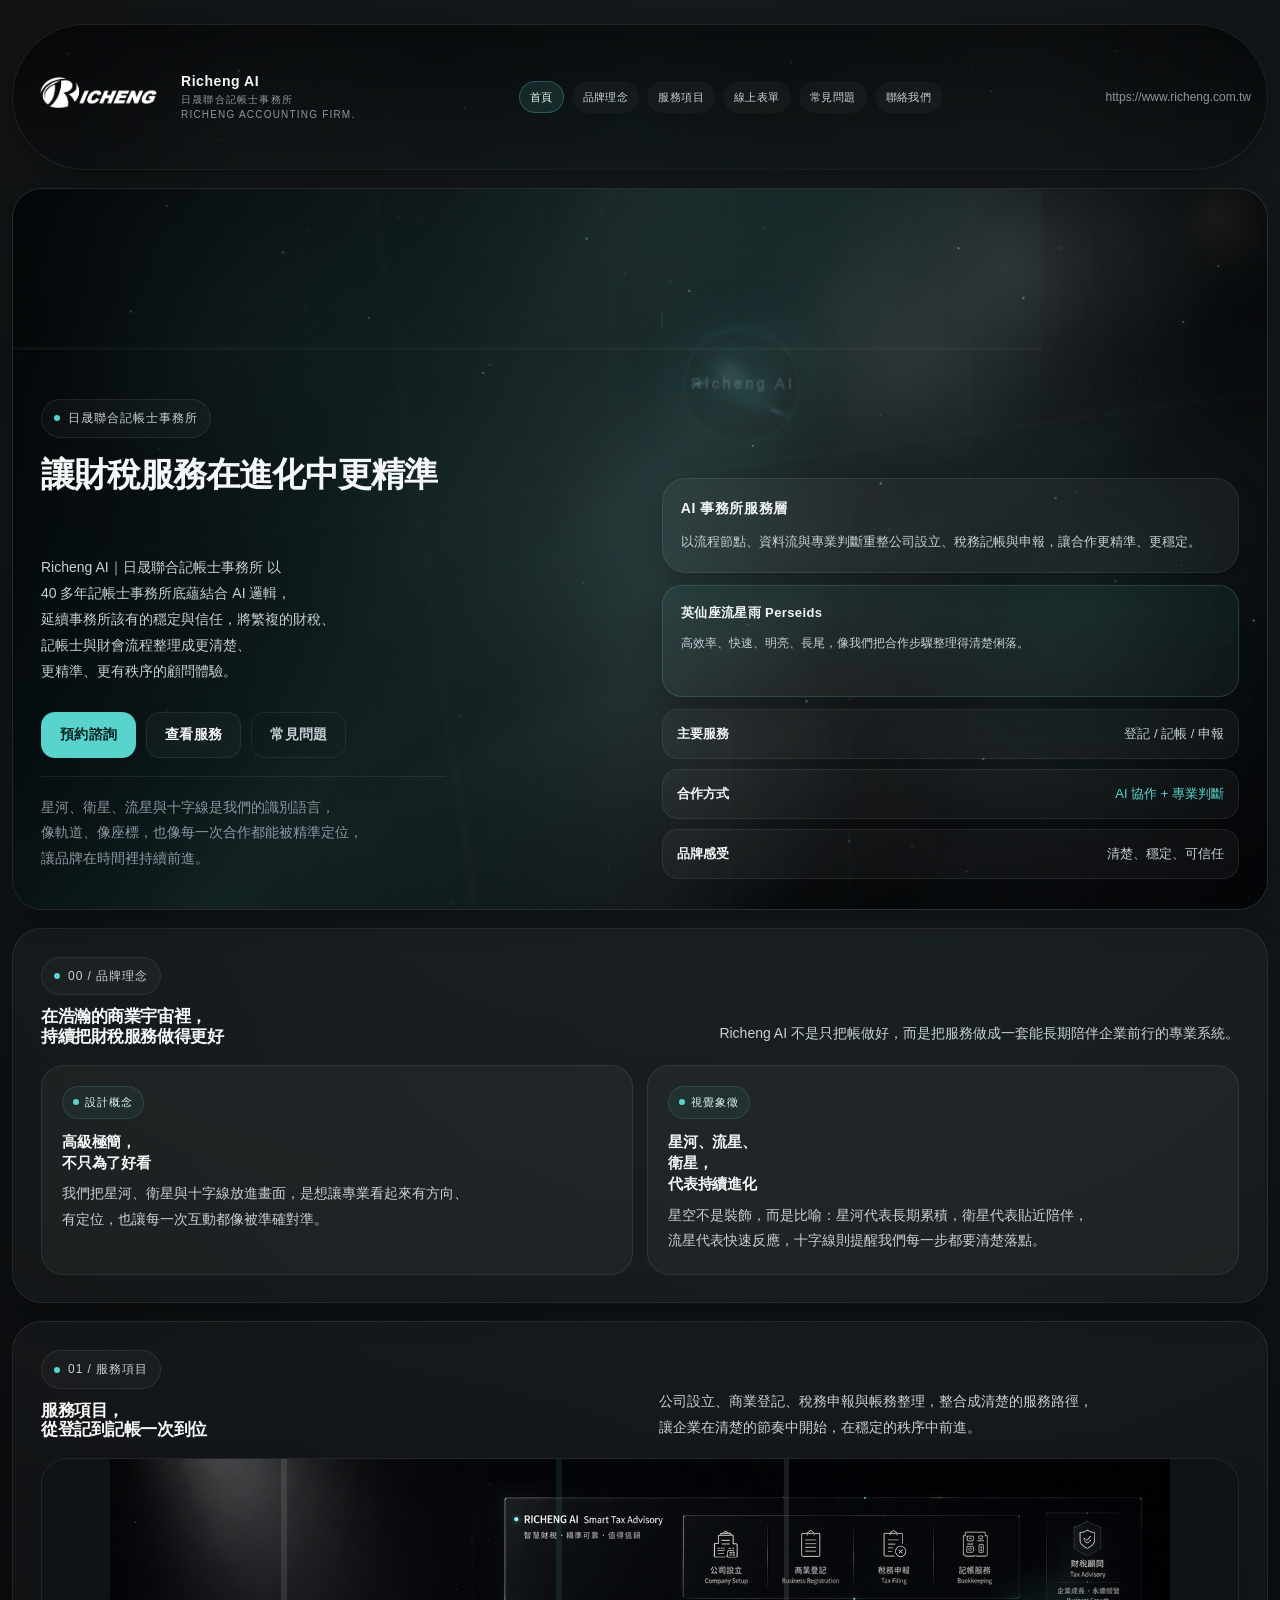
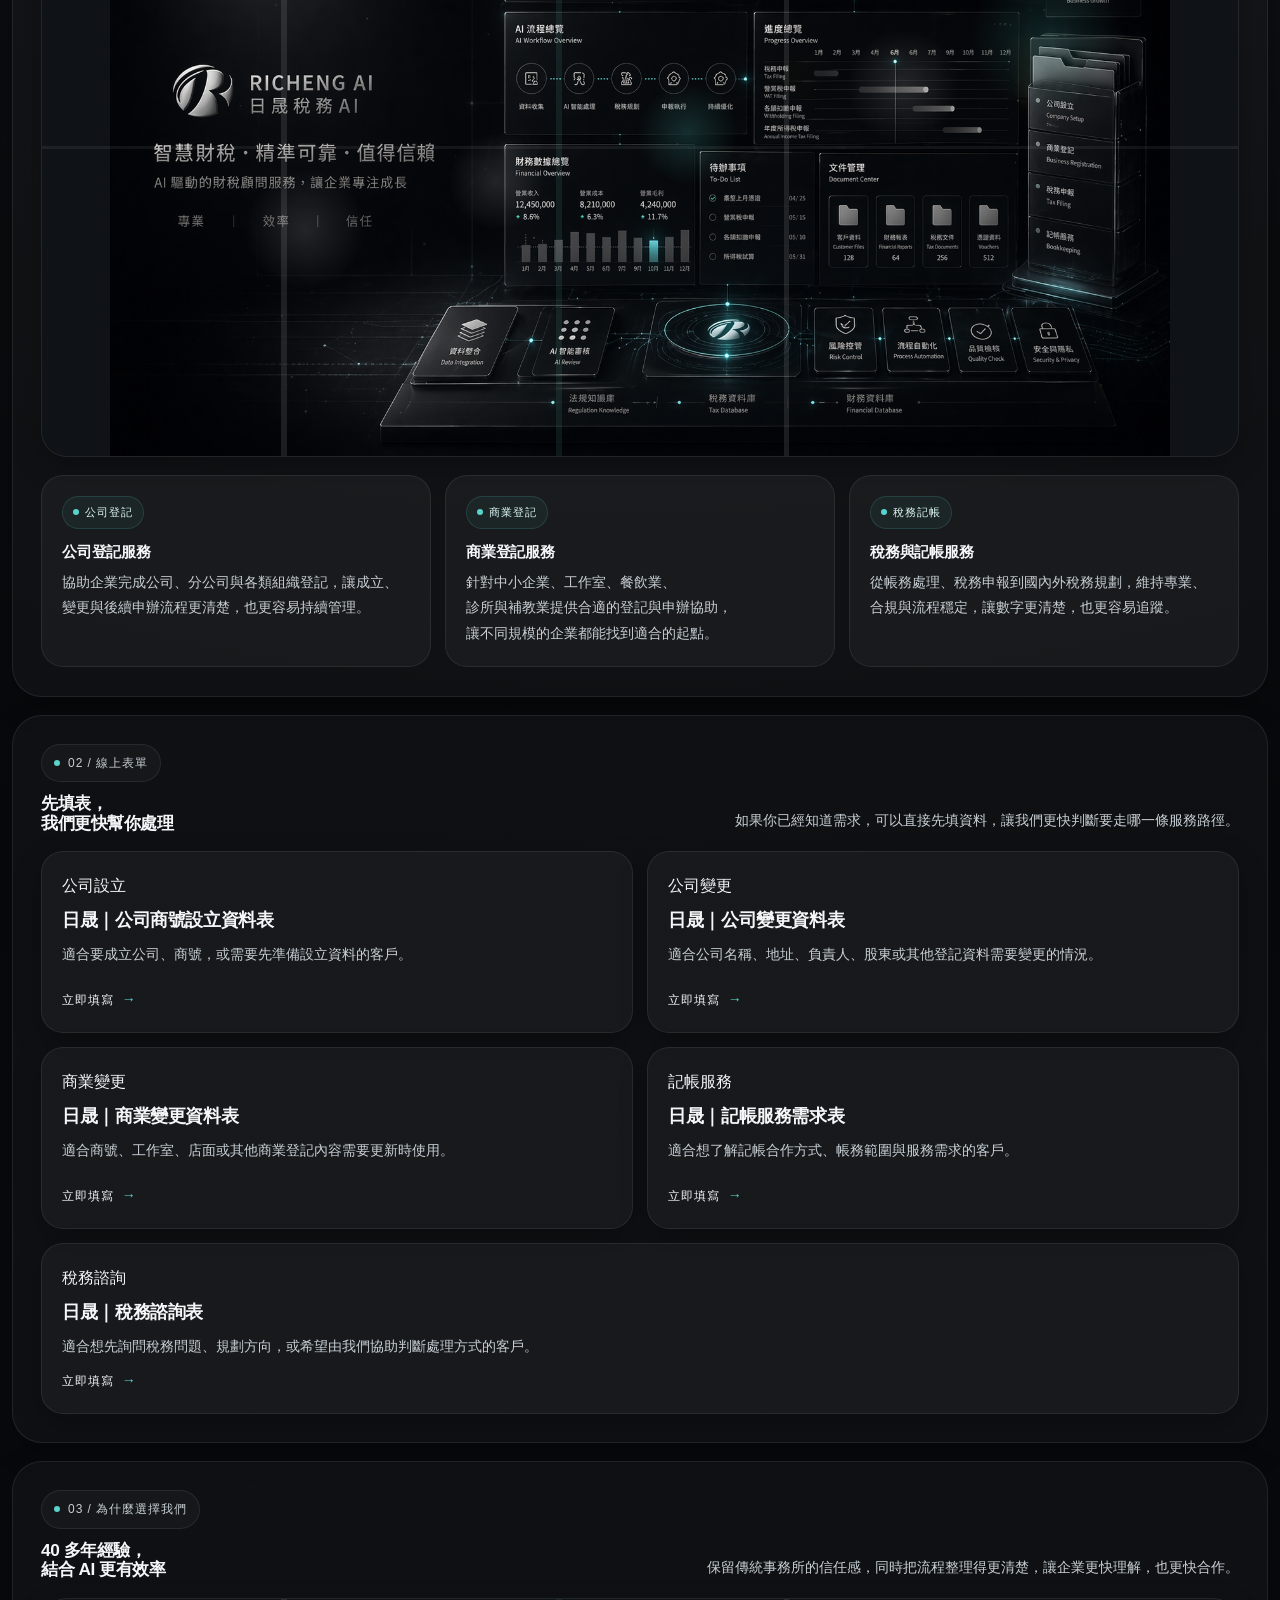
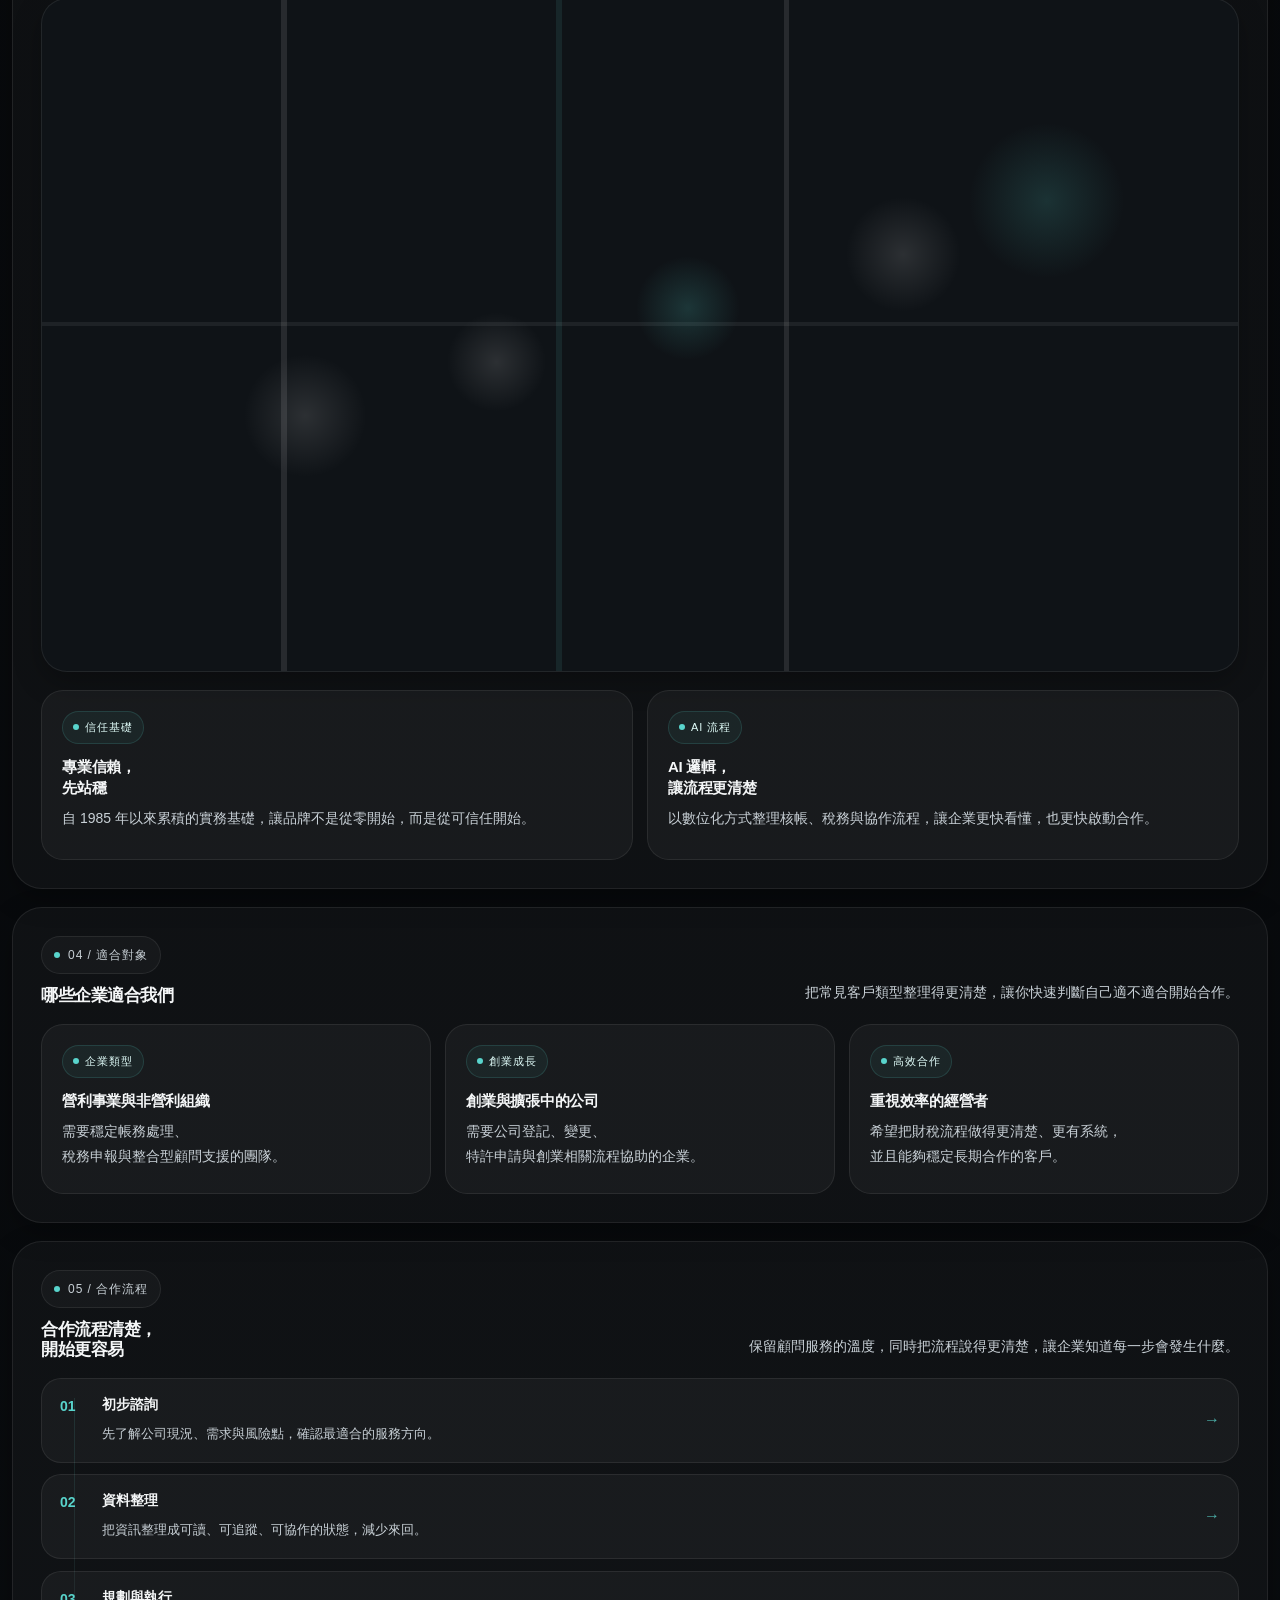
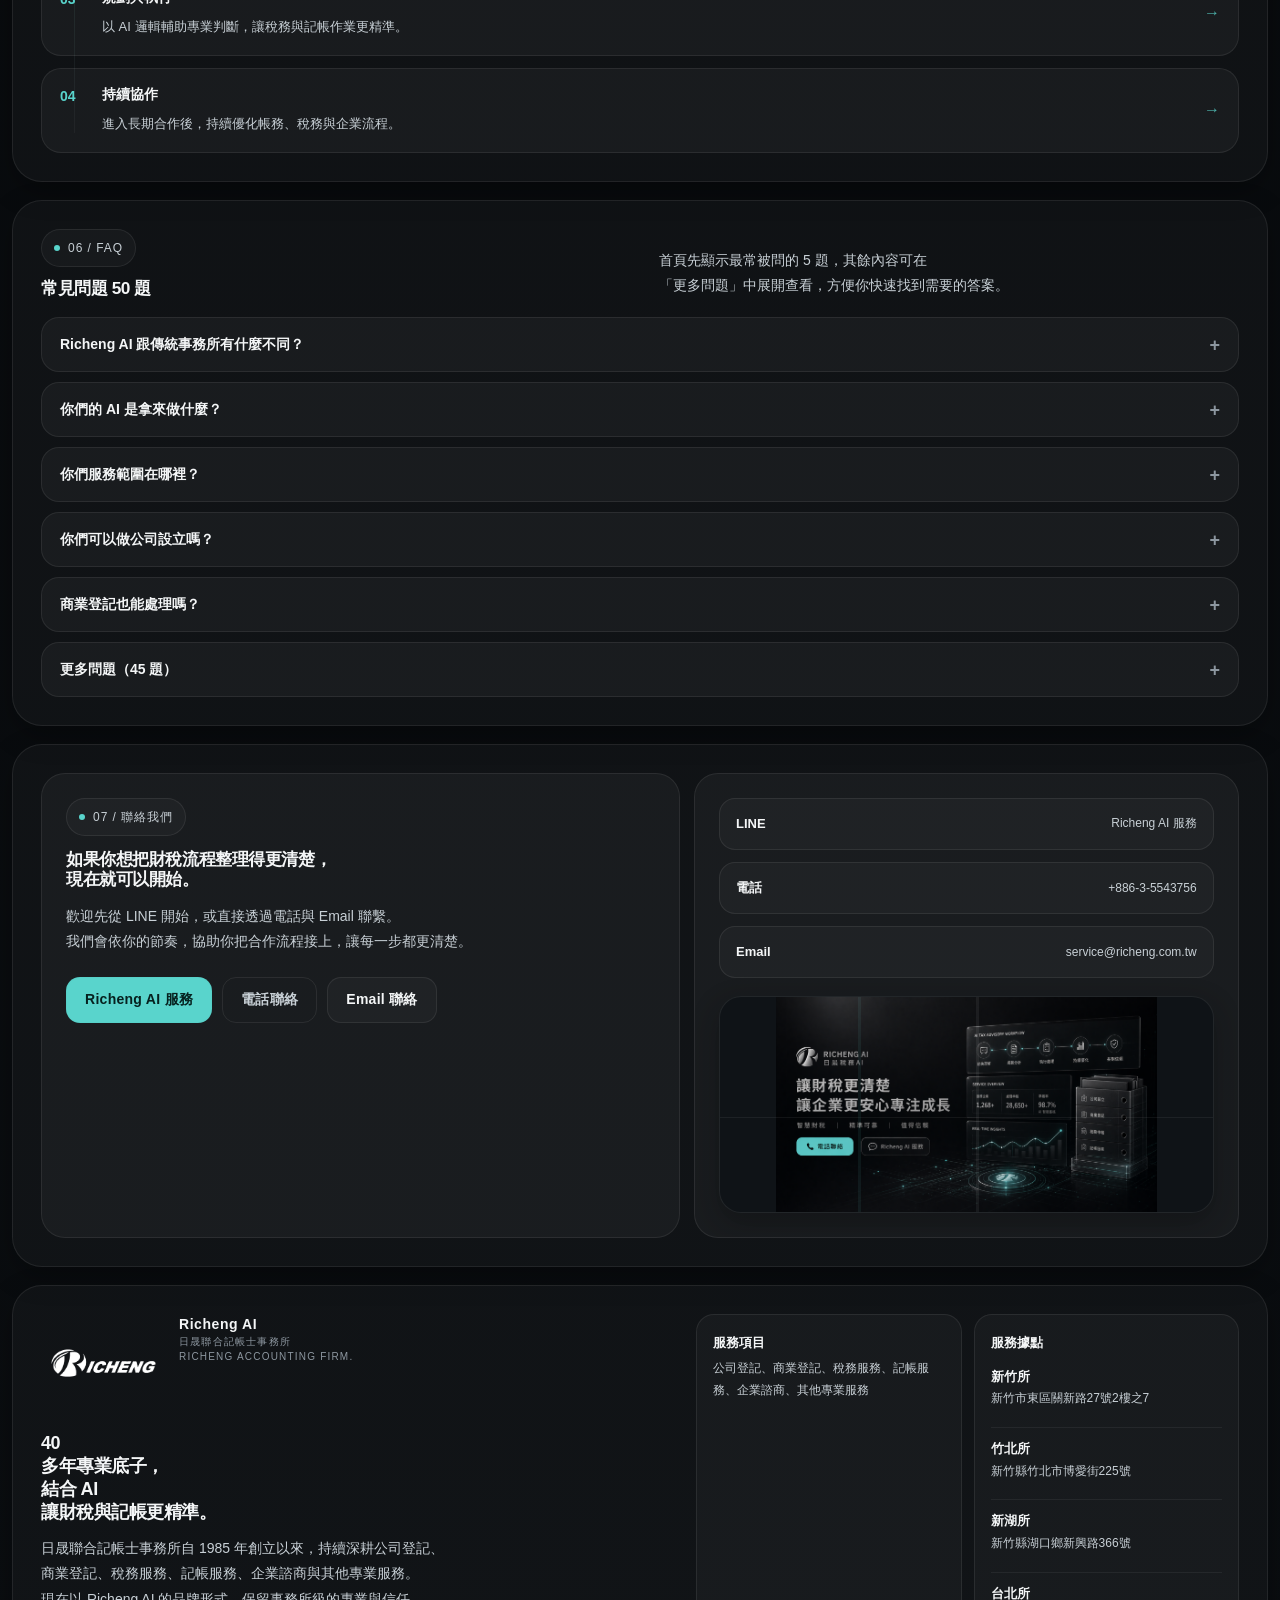
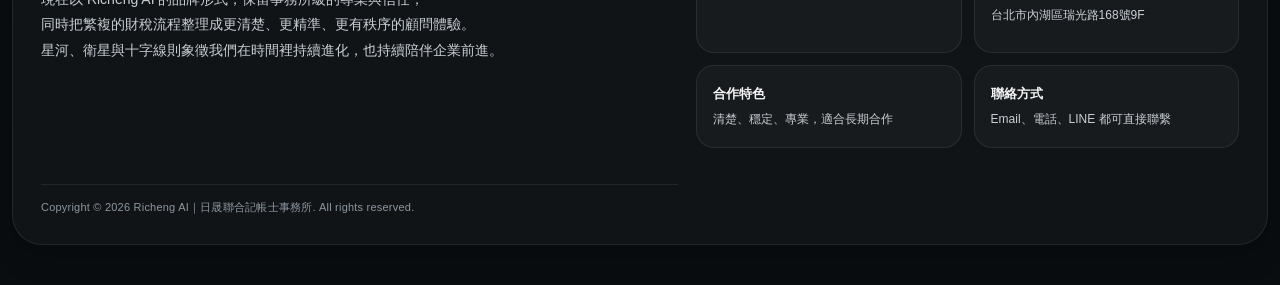
<file: index.html>
﻿<!DOCTYPE html>
<html lang="zh-Hant">
<head>
  <meta charset="UTF-8" />
  <meta name="viewport" content="width=device-width, initial-scale=1.0" />
  <title>Richeng AI｜日晟聯合記帳士事務所 官方網站</title>
  <meta name="description" content="Richeng AI｜日晟聯合記帳士事務所，以 40 多年記帳士事務所底蘊結合 AI 協作，為企業提供公司設立、商業登記、財會專家與稅務服務支援，讓財稅流程更清楚、更精準、更有秩序。" />
  <meta name="keywords" content="Richeng AI, 日晟聯合記帳士事務所, 日晟稅務AI, 記帳士, 財會專家, 會計, 稅務, 公司設立, 商業登記, 記帳服務, 財稅顧問" />
  <meta name="robots" content="index,follow,max-image-preview:large" />
  <link rel="canonical" href="https://www.richeng.com.tw/" />
  <meta name="theme-color" content="#050608" />
  <meta http-equiv="Content-Security-Policy" content="default-src 'self'; base-uri 'self'; object-src 'none'; frame-ancestors 'none'; form-action 'self' https://forms.gle; img-src 'self' data:; font-src 'self' data:; connect-src 'self'; media-src 'self'; script-src 'self' 'unsafe-inline'; style-src 'self' 'unsafe-inline'; upgrade-insecure-requests" />
  <meta name="referrer" content="strict-origin-when-cross-origin" />
  <meta http-equiv="Permissions-Policy" content="camera=(), microphone=(), geolocation=(), payment=()" />
  <meta property="og:locale" content="zh_TW" />
  <meta property="og:type" content="website" />
  <meta property="og:site_name" content="Richeng AI｜日晟聯合記帳士事務所" />
  <meta property="og:title" content="Richeng AI｜日晟聯合記帳士事務所 官方網站" />
  <meta property="og:description" content="Richeng AI｜日晟聯合記帳士事務所，以星河、衛星、流星與十字線作為識別，呈現 AI 財會專家與稅務服務在秩序中持續前進的品牌故事。" />
  <meta property="og:url" content="https://www.richeng.com.tw/" />
  <meta property="og:image" content="https://www.richeng.com.tw/assets/homepage-ai-visuals/richeng-ai-hero-v5.png" />
  <meta name="twitter:card" content="summary_large_image" />
  <meta name="twitter:title" content="Richeng AI｜日晟聯合記帳士事務所 官方網站" />
  <meta name="twitter:description" content="提供公司設立、商業登記、記帳士、財會專家與稅務服務的 AI 財稅顧問品牌。" />
  <meta name="twitter:image" content="https://www.richeng.com.tw/assets/homepage-ai-visuals/richeng-ai-hero-v5.png" />
  <script type="application/ld+json">
  {
    "@context": "https://schema.org",
    "@graph": [
      {
        "@type": "Organization",
        "@id": "https://www.richeng.com.tw/#organization",
        "name": "Richeng AI｜日晟聯合記帳士事務所",
        "alternateName": "日晟聯合記帳士事務所",
        "url": "https://www.richeng.com.tw/",
        "logo": "https://www.richeng.com.tw/richeng-logo.png",
        "email": "service@richeng.com.tw",
        "telephone": "+886-3-5543756"
      },
      {
        "@type": "WebSite",
        "@id": "https://www.richeng.com.tw/#website",
        "url": "https://www.richeng.com.tw/",
        "name": "Richeng AI｜日晟聯合記帳士事務所",
        "publisher": { "@id": "https://www.richeng.com.tw/#organization" }
      },
      {
        "@type": "WebPage",
        "@id": "https://www.richeng.com.tw/#webpage",
        "url": "https://www.richeng.com.tw/",
        "name": "Richeng AI｜日晟聯合記帳士事務所 官方網站",
        "isPartOf": { "@id": "https://www.richeng.com.tw/#website" },
        "about": { "@id": "https://www.richeng.com.tw/#organization" }
      },
      {
        "@type": "LocalBusiness",
        "@id": "https://www.richeng.com.tw/#hsinchu",
        "name": "日晟聯合記帳士事務所｜新竹所",
        "url": "https://maps.app.goo.gl/iZpEc3vzEeJVRFLW7",
        "address": { "@type": "PostalAddress", "addressLocality": "新竹市", "addressRegion": "新竹市", "streetAddress": "東區關新路27號2樓之7", "addressCountry": "TW" },
        "parentOrganization": { "@id": "https://www.richeng.com.tw/#organization" }
      },
      {
        "@type": "LocalBusiness",
        "@id": "https://www.richeng.com.tw/#zhubei",
        "name": "日晟聯合記帳士事務所｜竹北所",
        "url": "https://maps.app.goo.gl/Djgkr9Jpm6oo32sm9",
        "address": { "@type": "PostalAddress", "addressLocality": "竹北市", "addressRegion": "新竹縣", "streetAddress": "博愛街225號", "addressCountry": "TW" },
        "parentOrganization": { "@id": "https://www.richeng.com.tw/#organization" }
      },
      {
        "@type": "LocalBusiness",
        "@id": "https://www.richeng.com.tw/#xinhu",
        "name": "日晟聯合記帳士事務所｜新湖所",
        "url": "https://maps.app.goo.gl/BXxswvLHnF2FzgBs5",
        "address": { "@type": "PostalAddress", "addressLocality": "湖口鄉", "addressRegion": "新竹縣", "streetAddress": "新興路366號", "addressCountry": "TW" },
        "parentOrganization": { "@id": "https://www.richeng.com.tw/#organization" }
      },
      {
        "@type": "LocalBusiness",
        "@id": "https://www.richeng.com.tw/#taipei",
        "name": "日晟聯合記帳士事務所｜台北所",
        "url": "https://maps.app.goo.gl/iZpEc3vzEeJVRFLW7",
        "address": { "@type": "PostalAddress", "addressLocality": "台北市", "addressRegion": "台北市", "streetAddress": "內湖區瑞光路168號9F", "addressCountry": "TW" },
        "parentOrganization": { "@id": "https://www.richeng.com.tw/#organization" }
      },
      {
        "@type": "FAQPage",
        "@id": "https://www.richeng.com.tw/#faqpage",
        "mainEntity": [
          {
            "@type": "Question",
            "name": "Richeng AI 跟傳統事務所有什麼不同？",
            "acceptedAnswer": {
              "@type": "Answer",
              "text": "Richeng AI 保留的是事務所該有的專業與穩定，但把流程、溝通與資料整理做得更清楚。客戶不需要先懂很多專業術語，也能更快知道現在做到哪一步、接下來該準備什麼，整體合作會更有效率。"
            }
          },
          {
            "@type": "Question",
            "name": "你們的 AI 是拿來做什麼？",
            "acceptedAnswer": {
              "@type": "Answer",
              "text": "我們的 AI 主要用來協助資訊整理、資料核對、流程提醒與初步分類，讓團隊可以把時間放在更需要專業判斷的地方。它不是用來取代人工，而是讓財稅服務更快、更準，也更容易維持一致品質。"
            }
          },
          {
            "@type": "Question",
            "name": "你們服務範圍在哪裡？",
            "acceptedAnswer": {
              "@type": "Answer",
              "text": "目前以新竹、竹北、新湖、台北等據點為主，同時也能支援跨區企業的帳務、稅務與文件協作需求。若你不確定所在地是否適合合作，也可以直接先填表或聯絡，我們會協助判斷。"
            }
          },
          {
            "@type": "Question",
            "name": "你們可以做公司設立嗎？",
            "acceptedAnswer": {
              "@type": "Answer",
              "text": "可以，我們能協助公司設立、分公司設立與相關申辦流程，包含資料整理、送件方向與必要文件的確認。若你還在前期規劃階段，也可以先來諮詢適合的設立方式。"
            }
          },
          {
            "@type": "Question",
            "name": "商業登記也能處理嗎？",
            "acceptedAnswer": {
              "@type": "Answer",
              "text": "可以，商號、工作室、店面等商業登記需求都可以處理，也包含後續變更與補件協助。若你正在思考要用公司、商號還是其他形式開始，我們也可以先幫你釐清。"
            }
          }
        ]
      }
    ]
  }
  </script>
  <style>
    :root{
      --bg:#050608;
      --bg2:#0a0d10;
      --surface:#0f1317;
      --paper:#151b21;
      --ink:#f4f6f7;
      --text:#c8d0d6;
      --muted:#8d97a0;
      --line:rgba(255,255,255,.08);
      --accent:#59d4cc;
      --shadow:0 26px 80px rgba(0,0,0,.42);
      --shadow-soft:0 10px 28px rgba(0,0,0,.26);
      --max:1440px;
    }

    *{ box-sizing:border-box; }
    html{ scroll-behavior:smooth; }
    body{
      margin:0;
      color:var(--ink);
      background:
        radial-gradient(circle at top, rgba(255,255,255,.06), transparent 38%),
        radial-gradient(circle at 70% 10%, rgba(89,212,204,.06), transparent 20%),
        linear-gradient(180deg, var(--bg) 0%, var(--bg2) 100%);
      font-family:-apple-system, BlinkMacSystemFont, "SF Pro Display", "SF Pro Text", "PingFang TC", "Noto Sans TC", "Microsoft JhengHei", sans-serif;
      line-height:1.7;
      -webkit-font-smoothing:antialiased;
      text-rendering:optimizeLegibility;
    }

    @keyframes softFloat{
      0%{ transform:scale(1.03) translate3d(0,0,0); }
      100%{ transform:scale(1.09) translate3d(0,-2.4%,0); }
    }
    @keyframes shimmerLine{
      0%{ transform:translateX(-18%); opacity:.14; }
      100%{ transform:translateX(18%); opacity:.42; }
    }
    @keyframes orbitGlow{
      0%{ opacity:.30; transform:scale(.97); }
      100%{ opacity:.70; transform:scale(1.05); }
    }
    @keyframes solarRise{
      0%{ transform:translate3d(0,0,0) scale(1); }
      100%{ transform:translate3d(0,-5%,0) scale(1.08); }
    }
    @keyframes lunarShift{
      0%{ transform:translate3d(0,0,0) scale(1); }
      100%{ transform:translate3d(0,4%,0) scale(.95); }
    }
    @keyframes axisPulse{
      0%{ opacity:.40; }
      100%{ opacity:.72; }
    }
    @keyframes orbitDrift{
      0%{ transform:rotate(0deg) scale(.99); }
      100%{ transform:rotate(12deg) scale(1.03); }
    }
    @keyframes trackSpinSun{
      0%{ transform:rotate(-18deg) rotateX(68deg) rotateZ(0deg); opacity:.92; }
      25%{ opacity:1; }
      50%{ transform:rotate(-18deg) rotateX(68deg) rotateZ(180deg); opacity:.46; }
      75%{ opacity:1; }
      100%{ transform:rotate(-18deg) rotateX(68deg) rotateZ(360deg); opacity:.92; }
    }
    @keyframes trackSpinMoon{
      0%{ transform:rotate(22deg) rotateX(72deg) rotateZ(360deg); opacity:.86; }
      25%{ opacity:1; }
      50%{ transform:rotate(22deg) rotateX(72deg) rotateZ(180deg); opacity:.42; }
      75%{ opacity:1; }
      100%{ transform:rotate(22deg) rotateX(72deg) rotateZ(0deg); opacity:.86; }
    }
    @keyframes sunPulse{
      0%{ transform:scale(.985); filter:brightness(.98); }
      100%{ transform:scale(1.02); filter:brightness(1.08); }
    }
    @keyframes moonPulse{
      0%{ transform:scale(1); filter:brightness(.98); }
      100%{ transform:scale(.96); filter:brightness(1.03); }
    }
    @keyframes coreBreath{
      0%{ opacity:.90; transform:scale(.985); }
      100%{ opacity:1; transform:scale(1.015); }
    }
    @keyframes coreAiBreath{
      0%{
        opacity:.56;
        transform:translateY(-1%) scale(.985);
        text-shadow:0 0 4px rgba(255,255,255,.08), 0 0 10px rgba(89,212,204,.08), 0 2px 10px rgba(0,0,0,.34);
      }
      100%{
        opacity:.82;
        transform:translateY(-1%) scale(1.03);
        text-shadow:0 0 8px rgba(255,255,255,.14), 0 0 18px rgba(89,212,204,.12), 0 2px 12px rgba(0,0,0,.42);
      }
    }
    @keyframes coreCloudBreath{
      0%{
        opacity:.18;
        transform:scale(.985) rotate(-3deg);
        filter:blur(4px) saturate(.88);
      }
      100%{
        opacity:.34;
        transform:scale(1.03) rotate(2deg);
        filter:blur(5px) saturate(1);
      }
    }
    @keyframes orbitPulse{
      0%{ opacity:.24; }
      100%{ opacity:.48; }
    }
    @keyframes coreAbsorb{
      0%{ opacity:0; transform:scale(.58); }
      22%{ opacity:.58; transform:scale(.84); }
      52%{ opacity:.34; transform:scale(1.04); }
      100%{ opacity:0; transform:scale(1.24); }
    }
    @keyframes solarOrbit{
      0%{ transform:translate3d(0,0,0); }
      25%{ transform:translate3d(1.6%, -.8%, 0); }
      50%{ transform:translate3d(3.1%, .2%, 0); }
      75%{ transform:translate3d(1.3%, 1.1%, 0); }
      100%{ transform:translate3d(0,0,0); }
    }
    @keyframes moonOrbit{
      0%{ transform:translate3d(0,0,0); }
      25%{ transform:translate3d(-1.2%, .8%, 0); }
      50%{ transform:translate3d(-2.6%, -.1%, 0); }
      75%{ transform:translate3d(-1.1%, -1%, 0); }
      100%{ transform:translate3d(0,0,0); }
    }
    @keyframes twinkle{
      0%{ opacity:.30; transform:scale(.92); }
      50%{ opacity:.92; transform:scale(1); }
      100%{ opacity:.40; transform:scale(1.06); }
    }
    @keyframes meteorFly{
      0%{
        opacity:.08;
      transform:translate3d(0,0,var(--zstart, -220px)) rotate(var(--rot, 18deg)) scale(var(--scale-start, .58));
      filter:blur(var(--blur-start, .15px)) drop-shadow(0 0 2px rgba(89,212,204,.08));
      }
      2%{
        opacity:.22;
      }
      6%{
        opacity:.52;
      }
      10%{
        opacity:.72;
      }
      16%{
        opacity:.58;
      }
      22%{
        opacity:.32;
      }
      30%{
        opacity:.14;
      }
      100%{
        opacity:0;
        transform:translate3d(calc(var(--dx, 940px) * 1), calc(var(--dy, 500px) * 1), var(--zend, 120px)) rotate(var(--rot, 18deg)) scale(var(--scale-end, 1.22));
        filter:blur(var(--blur-end, 0px)) drop-shadow(0 0 3px rgba(89,212,204,.08));
      }
    }

    @keyframes meteorFlyMobile{
      0%{
        opacity:.12;
        transform:translate3d(0,0,0) rotate(var(--rot, 18deg)) scale(var(--scale-start, .58));
        filter:blur(var(--blur-start, .08px)) drop-shadow(0 0 10px rgba(89,212,204,.34));
      }
      8%{
        opacity:.22;
      }
      16%{
        opacity:.56;
      }
      26%{
        opacity:.88;
      }
      38%{
        opacity:1;
      }
      58%{
        opacity:.92;
      }
      76%{
        opacity:.58;
      }
      100%{
        opacity:0;
        transform:translate3d(calc(var(--dx, 880px) * 1.42), calc(var(--dy, 420px) * 1), 0) rotate(var(--rot, 18deg)) scale(var(--scale-end, 1.18));
        filter:blur(var(--blur-end, 0px)) drop-shadow(0 0 7px rgba(89,212,204,.22));
      }
    }
    @keyframes meteorFlyMobileClean{
      0%{
        opacity:0;
        transform:translate3d(0,0,0) rotate(var(--rot, 18deg)) scale(var(--scale-start, .54));
        filter:blur(.02px) drop-shadow(0 0 2px rgba(89,212,204,.08));
      }
      12%{
        opacity:0;
      }
      24%{
        opacity:.08;
      }
      38%{
        opacity:.30;
      }
      54%{
        opacity:.76;
      }
      74%{
        opacity:.62;
      }
      88%{
        opacity:.30;
      }
      100%{
        opacity:0;
        transform:translate3d(calc(var(--dx, 880px) * 1.22), calc(var(--dy, 420px) * 1), 0) rotate(var(--rot, 18deg)) scale(var(--scale-end, 1.16));
        filter:blur(0px) drop-shadow(0 0 3px rgba(89,212,204,.10));
      }
    }
    @keyframes meteorAbsorb{
      0%{
        opacity:0;
        transform:translate3d(0,0,0) rotate(var(--rot, 18deg)) scale(var(--scale-start, .58));
        filter:blur(.04px) drop-shadow(0 0 4px rgba(89,212,204,.10));
      }
      28%{
        opacity:.18;
      }
      56%{
        opacity:.72;
        transform:translate3d(calc(var(--hit-x, 0px) * 1), calc(var(--hit-y, 0px) * 1), var(--zend, 120px)) rotate(var(--rot, 18deg)) scale(calc(var(--scale-start, .58) * .94));
      }
      68%{
        opacity:.82;
        transform:translate3d(calc(var(--hit-x, 0px) * 1.02), calc(var(--hit-y, 0px) * 1.02), var(--zend, 120px)) rotate(var(--rot, 18deg)) scale(calc(var(--scale-end, 1.22) * .72));
      }
      84%{
        opacity:.34;
        transform:translate3d(calc(var(--core-x, 0px) * 1), calc(var(--core-y, 0px) * 1), var(--zend, 120px)) rotate(var(--rot, 18deg)) scale(calc(var(--scale-end, 1.22) * .52));
        filter:blur(0px) drop-shadow(0 0 4px rgba(89,212,204,.12));
      }
      100%{
        opacity:0;
        transform:translate3d(calc(var(--core-x, 0px) * 1), calc(var(--core-y, 0px) * 1), var(--zend, 120px)) rotate(var(--rot, 18deg)) scale(calc(var(--scale-end, 1.22) * .22));
        filter:blur(0px) drop-shadow(0 0 1px rgba(89,212,204,.04));
      }
    }
    @keyframes meteorAbsorbMobile{
      0%{
        opacity:0;
        transform:translate3d(0,0,0) rotate(var(--rot, 18deg)) scale(var(--scale-start, .54));
        filter:blur(.02px) drop-shadow(0 0 2px rgba(89,212,204,.08));
      }
      24%{
        opacity:.12;
      }
      54%{
        opacity:.72;
        transform:translate3d(calc(var(--hit-x, 0px) * 1), calc(var(--hit-y, 0px) * 1), 0) rotate(var(--rot, 18deg)) scale(calc(var(--scale-start, .54) * .94));
      }
      68%{
        opacity:.84;
        transform:translate3d(calc(var(--hit-x, 0px) * 1.02), calc(var(--hit-y, 0px) * 1.02), 0) rotate(var(--rot, 18deg)) scale(calc(var(--scale-end, 1.16) * .72));
      }
      84%{
        opacity:.32;
        transform:translate3d(calc(var(--core-x, 0px) * 1), calc(var(--core-y, 0px) * 1), 0) rotate(var(--rot, 18deg)) scale(calc(var(--scale-end, 1.16) * .50));
        filter:blur(0px) drop-shadow(0 0 4px rgba(89,212,204,.10));
      }
      100%{
        opacity:0;
        transform:translate3d(calc(var(--core-x, 0px) * 1), calc(var(--core-y, 0px) * 1), 0) rotate(var(--rot, 18deg)) scale(calc(var(--scale-end, 1.16) * .22));
        filter:blur(0px) drop-shadow(0 0 1px rgba(89,212,204,.04));
      }
    }
    @keyframes meteorGlow{
      0%{ opacity:0; transform:scale(.55); }
      14%{ opacity:0; transform:scale(.62); }
      28%{ opacity:.42; transform:scale(.82); }
      46%{ opacity:.30; transform:scale(.94); }
      70%{ opacity:.14; transform:scale(1.05); }
      100%{ opacity:0; transform:scale(1.16); }
    }
    @keyframes meteorGlowMobile{
      0%{ opacity:0; transform:scale(.45); }
      16%{ opacity:0; transform:scale(.52); }
      28%{ opacity:.26; transform:scale(.72); }
      42%{ opacity:.44; transform:scale(.88); }
      62%{ opacity:.24; transform:scale(1); }
      82%{ opacity:.10; transform:scale(1.08); }
      100%{ opacity:0; transform:scale(1.14); }
    }
    @keyframes haloPulse{
      0%{ opacity:.28; transform:scale(.96); }
      100%{ opacity:.72; transform:scale(1.06); }
    }
    @keyframes fadeUp{
      from{ opacity:0; transform:translateY(18px); }
      to{ opacity:1; transform:translateY(0); }
    }

    a{ color:inherit; text-decoration:none; }
    h1,h2,h3,h4,p{ margin:0; }

    .page{
      width:min(var(--max), calc(100% - 24px));
      margin:0 auto;
      padding:24px 0 40px;
    }

    .topbar{
      position:relative;
      overflow:hidden;
      display:flex;
      flex-wrap:nowrap;
      justify-content:space-between;
      align-items:center;
      gap:16px;
      padding:13px 16px;
      border-radius:999px;
      border:1px solid var(--line);
      background:
        radial-gradient(circle at 18% 32%, rgba(255,255,255,.12) 0 1px, transparent 1.6px),
        radial-gradient(circle at 36% 58%, rgba(89,212,204,.12) 0 1px, transparent 1.7px),
        radial-gradient(circle at 62% 26%, rgba(255,255,255,.10) 0 1px, transparent 1.6px),
        radial-gradient(circle at 78% 46%, rgba(255,255,255,.08) 0 1px, transparent 1.6px),
        radial-gradient(circle at 88% 18%, rgba(89,212,204,.10) 0 1px, transparent 1.7px),
        linear-gradient(180deg, rgba(6,7,8,.72) 0%, rgba(6,7,8,.50) 42%, rgba(6,7,8,.22) 100%);
      backdrop-filter:blur(12px);
      box-shadow:var(--shadow-soft);
    }

    .topbar::before,
    .topbar::after{
      content:"";
      position:absolute;
      inset:-18% -10%;
      pointer-events:none;
    }

    .topbar::before{
      background:
        radial-gradient(circle at 12% 28%, rgba(255,255,255,.26) 0 1px, transparent 1.4px),
        radial-gradient(circle at 22% 72%, rgba(255,255,255,.14) 0 1px, transparent 1.4px),
        radial-gradient(circle at 46% 22%, rgba(89,212,204,.20) 0 1px, transparent 1.5px),
        radial-gradient(circle at 58% 62%, rgba(255,255,255,.16) 0 1px, transparent 1.4px),
        radial-gradient(circle at 72% 34%, rgba(255,255,255,.20) 0 1px, transparent 1.4px),
        radial-gradient(circle at 84% 58%, rgba(89,212,204,.16) 0 1px, transparent 1.5px),
        radial-gradient(circle at 92% 20%, rgba(255,255,255,.12) 0 1px, transparent 1.4px);
      background-repeat:no-repeat;
      opacity:.34;
      filter:blur(.12px);
      animation:distantTwinkle 16s ease-in-out infinite alternate;
    }

    .topbar::after{
      background:
        linear-gradient(180deg, rgba(2,3,5,.42) 0%, rgba(2,3,5,.18) 54%, transparent 100%),
        linear-gradient(110deg, transparent 18%, rgba(89,212,204,.06) 50%, transparent 80%),
        radial-gradient(circle at 76% 34%, rgba(255,255,255,.05), transparent 22%),
        radial-gradient(circle at 24% 66%, rgba(255,255,255,.04), transparent 18%);
      opacity:.48;
      filter:blur(6px);
    }

    .topbar > *{
      position:relative;
      z-index:1;
    }

    .topnav{
      display:flex;
      flex-wrap:nowrap;
      justify-content:center;
      gap:8px;
      flex:1 1 0;
      min-width:0;
      overflow-x:auto;
      scrollbar-width:none;
    }

    .topnav::-webkit-scrollbar{ display:none; }

    .topnav a{
      padding:6px 10px;
      border-radius:999px;
      border:1px solid transparent;
      background:rgba(255,255,255,.03);
      color:var(--text);
      font-size:11px;
      letter-spacing:.04em;
      transition:transform .18s ease, border-color .18s ease, background .18s ease, color .18s ease;
      white-space:nowrap;
    }

    .topnav a:hover{
      transform:translateY(-1px);
      border-color:rgba(89,212,204,.24);
      background:rgba(89,212,204,.08);
      color:var(--ink);
    }

    .topnav a[aria-current="page"]{
      border-color:rgba(89,212,204,.28);
      background:rgba(89,212,204,.12);
      color:var(--ink);
    }

    .brand{
      display:flex;
      align-items:center;
      gap:12px;
      min-width:0;
    }

    .brand-logo{
      width:clamp(98px, 11vw, 140px);
      display:block;
      flex:0 0 auto;
      height:auto;
      filter:brightness(0) invert(1);
    }

    .brand-copy strong{
      display:block;
      font-size:14px;
      letter-spacing:.04em;
      line-height:1.15;
    }

    .brand-copy span{
      display:block;
      margin-top:4px;
      color:var(--muted);
      font-size:10px;
      letter-spacing:.12em;
      line-height:1.15;
    }

    .site-tag{
      color:var(--muted);
      font-size:12px;
      white-space:nowrap;
    }

    .eyebrow{
      display:inline-flex;
      align-items:center;
      gap:8px;
      width:max-content;
      padding:8px 12px;
      border-radius:999px;
      border:1px solid var(--line);
      background:rgba(255,255,255,.03);
      color:var(--text);
      font-size:12px;
      letter-spacing:.08em;
      text-wrap:balance;
      word-break:keep-all;
      line-break:strict;
    }

    .eyebrow::before{
      content:"";
      width:6px;
      height:6px;
      border-radius:999px;
      background:var(--accent);
    }

    .hero,
    .section,
    footer{
      margin-top:18px;
      border:1px solid var(--line);
      border-radius:30px;
      background:rgba(255,255,255,.03);
      box-shadow:var(--shadow-soft);
      overflow:hidden;
    }

    .hero{
      position:relative;
      min-height:720px;
      background:linear-gradient(180deg, rgba(255,255,255,.02), rgba(255,255,255,.01));
    }

    .hero-bg{
      position:absolute;
      inset:0;
      z-index:0;
      background:
        radial-gradient(circle at 16% 22%, rgba(255,255,255,.08), transparent 14%),
        radial-gradient(circle at 26% 30%, rgba(89,212,204,.08), transparent 18%),
        radial-gradient(circle at 72% 18%, rgba(255,255,255,.09), transparent 16%),
        radial-gradient(circle at 82% 62%, rgba(89,212,204,.06), transparent 20%),
        radial-gradient(circle at 50% 50%, rgba(255,255,255,.04), transparent 30%),
      linear-gradient(180deg, rgba(3,4,6,.18), rgba(3,4,6,.64));
      overflow:hidden;
    }

    .hero-farspace{
      position:absolute;
      inset:-24% -20%;
      pointer-events:none;
      opacity:.36;
      mix-blend-mode:screen;
      filter:blur(10px);
      background:
        radial-gradient(ellipse at 8% 12%, rgba(255,255,255,.05), transparent 8%),
        radial-gradient(ellipse at 18% 84%, rgba(89,212,204,.06), transparent 9%),
        radial-gradient(ellipse at 32% 14%, rgba(255,255,255,.04), transparent 8%),
        radial-gradient(ellipse at 48% 84%, rgba(255,255,255,.05), transparent 8%),
        radial-gradient(ellipse at 68% 10%, rgba(89,212,204,.05), transparent 7%),
        radial-gradient(ellipse at 92% 72%, rgba(255,255,255,.05), transparent 8%),
        radial-gradient(ellipse at 14% 20%, rgba(255,255,255,.07), transparent 8%),
        radial-gradient(ellipse at 28% 78%, rgba(255,255,255,.05), transparent 7%),
        radial-gradient(ellipse at 86% 66%, rgba(255,255,255,.05), transparent 7%),
        radial-gradient(ellipse at 56% 10%, rgba(255,255,255,.04), transparent 6%),
        radial-gradient(ellipse at 80% 16%, rgba(255,255,255,.12), transparent 12%),
        radial-gradient(ellipse at 72% 20%, rgba(89,212,204,.08), transparent 18%),
        radial-gradient(ellipse at 62% 34%, rgba(255,255,255,.05), transparent 24%),
        radial-gradient(ellipse at 50% 52%, rgba(255,255,255,.03), transparent 28%),
        radial-gradient(ellipse at 42% 24%, rgba(255,255,255,.03), transparent 18%),
        linear-gradient(128deg, transparent 0 33%, rgba(255,255,255,.06) 42%, rgba(89,212,204,.05) 48%, transparent 58% 100%),
        linear-gradient(158deg, transparent 0 52%, rgba(255,255,255,.035) 63%, transparent 76% 100%);
      transform:translate3d(calc(var(--hero-x, 0px) * .36), calc(var(--hero-y, 0px) * .26), 0);
      transition:transform .22s ease-out, opacity .22s ease-out;
    }

    .hero-farspace::before,
    .hero-farspace::after{
      content:"";
      position:absolute;
      border-radius:50%;
      pointer-events:none;
      mix-blend-mode:screen;
    }

    .hero-farspace::before{
      width:84px;
      height:84px;
      right:14%;
      top:16%;
      background:
        radial-gradient(circle at 34% 34%, rgba(255,245,220,.82), rgba(255,226,169,.34) 40%, rgba(255,255,255,.06) 66%, transparent 72%),
        radial-gradient(circle at 60% 60%, rgba(255,255,255,.18), transparent 58%);
      box-shadow:
        0 0 0 1px rgba(255,232,180,.18),
        0 0 36px rgba(255,214,144,.14),
        0 0 72px rgba(89,212,204,.06);
      filter:blur(.18px);
      opacity:.62;
    }

    .hero-farspace::after{
      width:52px;
      height:52px;
      left:12%;
      bottom:18%;
      background:
        radial-gradient(circle at 36% 36%, rgba(222,233,245,.78), rgba(160,176,194,.26) 48%, rgba(255,255,255,.05) 72%, transparent 78%),
        linear-gradient(135deg, rgba(255,255,255,.14), rgba(255,255,255,0));
      box-shadow:
        0 0 0 1px rgba(204,215,230,.16),
        0 0 22px rgba(204,215,230,.12);
      filter:blur(.12px);
      opacity:.44;
    }

    .hero-galaxy{
      position:absolute;
      inset:-22% -18%;
      pointer-events:none;
      mix-blend-mode:screen;
      opacity:.70;
      filter:blur(1.5px);
      background:
        radial-gradient(ellipse at 50% 52%, rgba(89,212,204,.14), transparent 18%),
        radial-gradient(ellipse at 46% 54%, rgba(255,255,255,.10), transparent 30%),
        radial-gradient(ellipse at 52% 48%, rgba(255,255,255,.06), transparent 42%),
        linear-gradient(112deg, transparent 0 34%, rgba(255,255,255,.06) 42%, rgba(89,212,204,.10) 50%, rgba(255,255,255,.06) 58%, transparent 68% 100%),
        linear-gradient(158deg, transparent 0 50%, rgba(255,255,255,.05) 58%, transparent 74% 100%);
      transform:translate3d(calc(var(--hero-x, 0px) * .18), calc(var(--hero-y, 0px) * .12), 0);
      transition:transform .22s ease-out, opacity .22s ease-out;
    }

    .hero-galaxy::before,
    .hero-galaxy::after{
      content:"";
      position:absolute;
      inset:-8% -10%;
      pointer-events:none;
      background-repeat:no-repeat;
    }

    .hero-galaxy::before{
      background-image:
        radial-gradient(circle, rgba(255,255,255,.88) 0 1px, transparent 1.6px),
        radial-gradient(circle, rgba(255,255,255,.78) 0 1px, transparent 1.6px),
        radial-gradient(circle, rgba(89,212,204,.70) 0 1px, transparent 1.7px),
        radial-gradient(circle, rgba(255,255,255,.72) 0 1px, transparent 1.6px),
        radial-gradient(circle, rgba(255,255,255,.64) 0 1px, transparent 1.6px),
        radial-gradient(circle, rgba(89,212,204,.64) 0 1px, transparent 1.7px),
        radial-gradient(circle, rgba(255,255,255,.60) 0 1px, transparent 1.6px),
        radial-gradient(circle, rgba(255,255,255,.56) 0 1px, transparent 1.6px),
        radial-gradient(circle, rgba(89,212,204,.52) 0 1px, transparent 1.7px),
        radial-gradient(circle, rgba(255,255,255,.50) 0 1px, transparent 1.6px),
        radial-gradient(circle, rgba(255,255,255,.44) 0 1px, transparent 1.6px),
        radial-gradient(circle, rgba(255,255,255,.40) 0 1px, transparent 1.6px),
        radial-gradient(circle, rgba(89,212,204,.38) 0 1px, transparent 1.7px),
        radial-gradient(circle, rgba(255,255,255,.34) 0 1px, transparent 1.6px),
        radial-gradient(circle, rgba(255,255,255,.30) 0 1px, transparent 1.6px),
        radial-gradient(circle, rgba(89,212,204,.26) 0 1px, transparent 1.7px);
      background-size: 14% 14%, 11% 11%, 10% 10%, 9% 9%, 8% 8%, 7% 7%, 6% 6%, 5% 5%, 4.5% 4.5%, 4% 4%, 3.6% 3.6%, 3.2% 3.2%, 2.8% 2.8%, 2.4% 2.4%, 2.2% 2.2%, 2% 2%;
      background-position: 8% 18%, 16% 32%, 24% 64%, 32% 28%, 40% 82%, 48% 20%, 56% 46%, 64% 76%, 72% 30%, 80% 58%, 86% 22%, 92% 64%, 18% 78%, 46% 10%, 70% 88%, 94% 40%;
      animation:twinkle 16s ease-in-out infinite alternate;
      filter:blur(.12px);
      opacity:.72;
    }

    .hero-galaxy::after{
      background-image:
        radial-gradient(circle, rgba(255,255,255,.42) 0 0.8px, transparent 1.05px),
        radial-gradient(circle, rgba(89,212,204,.34) 0 0.8px, transparent 1.15px),
        radial-gradient(circle, rgba(255,255,255,.36) 0 0.8px, transparent 1.05px),
        radial-gradient(circle, rgba(255,255,255,.30) 0 0.8px, transparent 1.05px),
        radial-gradient(circle, rgba(89,212,204,.26) 0 0.8px, transparent 1.15px),
        radial-gradient(circle, rgba(255,255,255,.32) 0 0.8px, transparent 1.05px),
        radial-gradient(circle, rgba(255,255,255,.34) 0 0.8px, transparent 1.05px),
        radial-gradient(circle, rgba(89,212,204,.22) 0 0.8px, transparent 1.15px),
        radial-gradient(circle, rgba(255,255,255,.28) 0 0.8px, transparent 1.05px),
        radial-gradient(circle, rgba(255,255,255,.24) 0 0.8px, transparent 1.05px),
        radial-gradient(circle, rgba(89,212,204,.20) 0 0.8px, transparent 1.15px),
        radial-gradient(circle, rgba(255,255,255,.22) 0 0.8px, transparent 1.05px),
        radial-gradient(circle, rgba(255,255,255,.18) 0 0.8px, transparent 1.05px),
        radial-gradient(circle, rgba(255,255,255,.16) 0 0.8px, transparent 1.05px);
      background-size: 4.9% 4.9%, 4.2% 4.2%, 3.8% 3.8%, 3.6% 3.6%, 3.4% 3.4%, 3.2% 3.2%, 3% 3%, 2.8% 2.8%, 2.6% 2.6%, 2.4% 2.4%, 2.2% 2.2%, 2% 2%, 1.8% 1.8%, 1.6% 1.6%;
      background-position: 6% 10%, 12% 72%, 18% 34%, 26% 18%, 34% 54%, 42% 84%, 54% 26%, 62% 48%, 70% 14%, 78% 66%, 88% 38%, 94% 78%, 72% 90%, 26% 90%;
      animation:twinkle 21s ease-in-out infinite alternate-reverse;
      filter:blur(.18px);
      opacity:.42;
    }

    .hero-meteor{
      position:absolute;
      inset:0;
      pointer-events:none;
      overflow:hidden;
      z-index:40;
      perspective:1200px;
      transform-style:preserve-3d;
      mix-blend-mode:screen;
    }

    .hero-stars{
      position:absolute;
      inset:0;
      pointer-events:none;
      overflow:hidden;
    }

    .hero-stars::before,
    .hero-stars::after{
      content:"";
      position:absolute;
      inset:-16% -12%;
      background-repeat:no-repeat;
      opacity:.86;
    }

    .hero-stars::before{
      background-image:
        radial-gradient(circle, rgba(255,255,255,.85) 0 1px, transparent 1.7px),
        radial-gradient(circle, rgba(255,255,255,.75) 0 1px, transparent 1.7px),
        radial-gradient(circle, rgba(255,255,255,.78) 0 1px, transparent 1.7px),
        radial-gradient(circle, rgba(89,212,204,.82) 0 1px, transparent 1.8px),
        radial-gradient(circle, rgba(255,255,255,.70) 0 1px, transparent 1.7px),
        radial-gradient(circle, rgba(255,255,255,.82) 0 1px, transparent 1.7px),
        radial-gradient(circle, rgba(89,212,204,.76) 0 1px, transparent 1.8px),
        radial-gradient(circle, rgba(255,255,255,.72) 0 1px, transparent 1.7px),
        radial-gradient(circle, rgba(255,255,255,.66) 0 1px, transparent 1.7px),
        radial-gradient(circle, rgba(89,212,204,.58) 0 1px, transparent 1.8px),
        radial-gradient(circle, rgba(255,255,255,.60) 0 1px, transparent 1.7px),
        radial-gradient(circle, rgba(255,255,255,.56) 0 1px, transparent 1.7px);
      background-size: 22% 22%, 18% 18%, 16% 16%, 20% 20%, 14% 14%, 12% 12%, 15% 15%, 11% 11%, 9% 9%, 10% 10%, 8% 8%, 7% 7%;
      background-position: 8% 18%, 22% 12%, 38% 28%, 54% 16%, 68% 42%, 78% 20%, 86% 54%, 62% 68%, 18% 62%, 46% 54%, 74% 74%, 90% 18%;
      animation:twinkle 8s ease-in-out infinite alternate;
    }

    .hero-stars::after{
      background-image:
        radial-gradient(circle, rgba(255,255,255,.70) 0 1px, transparent 1.5px),
        radial-gradient(circle, rgba(255,255,255,.82) 0 1px, transparent 1.5px),
        radial-gradient(circle, rgba(89,212,204,.80) 0 1px, transparent 1.8px),
        radial-gradient(circle, rgba(255,255,255,.66) 0 1px, transparent 1.5px),
        radial-gradient(circle, rgba(255,255,255,.78) 0 1px, transparent 1.5px),
        radial-gradient(circle, rgba(89,212,204,.72) 0 1px, transparent 1.8px),
        radial-gradient(circle, rgba(255,255,255,.72) 0 1px, transparent 1.5px),
        radial-gradient(circle, rgba(255,255,255,.88) 0 1px, transparent 1.5px),
        radial-gradient(circle, rgba(255,255,255,.60) 0 1px, transparent 1.5px),
        radial-gradient(circle, rgba(89,212,204,.56) 0 1px, transparent 1.8px),
        radial-gradient(circle, rgba(255,255,255,.60) 0 1px, transparent 1.5px),
        radial-gradient(circle, rgba(255,255,255,.74) 0 1px, transparent 1.5px);
      background-size: 10% 10%, 13% 13%, 14% 14%, 9% 9%, 7% 7%, 11% 11%, 8% 8%, 6% 6%, 5% 5%, 4% 4%, 6% 6%, 5% 5%;
      background-position: 14% 34%, 30% 22%, 46% 12%, 58% 38%, 72% 16%, 80% 44%, 88% 24%, 92% 58%, 18% 12%, 64% 82%, 84% 70%, 6% 72%;
      animation:twinkle 11s ease-in-out infinite alternate-reverse;
      filter:blur(.1px);
    }

    .hero-stars-deep{
      position:absolute;
      inset:0;
      pointer-events:none;
      overflow:hidden;
      opacity:.60;
    }

    .hero-stars-deep::before,
    .hero-stars-deep::after{
      content:"";
      position:absolute;
      inset:-18% -14%;
      background-repeat:no-repeat;
    }

    .hero-stars-deep::before{
      background-image:
        radial-gradient(circle, rgba(255,255,255,.62) 0 0.8px, transparent 1.1px),
        radial-gradient(circle, rgba(89,212,204,.34) 0 0.8px, transparent 1.2px),
        radial-gradient(circle, rgba(255,255,255,.55) 0 0.8px, transparent 1.1px),
        radial-gradient(circle, rgba(255,255,255,.45) 0 0.8px, transparent 1.1px),
        radial-gradient(circle, rgba(255,255,255,.50) 0 0.8px, transparent 1.1px),
        radial-gradient(circle, rgba(89,212,204,.42) 0 0.8px, transparent 1.2px),
        radial-gradient(circle, rgba(255,255,255,.42) 0 0.8px, transparent 1.1px),
        radial-gradient(circle, rgba(255,255,255,.46) 0 0.8px, transparent 1.1px),
        radial-gradient(circle, rgba(89,212,204,.34) 0 0.8px, transparent 1.2px),
        radial-gradient(circle, rgba(255,255,255,.40) 0 0.8px, transparent 1.1px),
        radial-gradient(circle, rgba(255,255,255,.38) 0 0.8px, transparent 1.1px),
        radial-gradient(circle, rgba(89,212,204,.30) 0 0.8px, transparent 1.2px),
        radial-gradient(circle, rgba(255,255,255,.34) 0 0.8px, transparent 1.1px),
        radial-gradient(circle, rgba(255,255,255,.30) 0 0.8px, transparent 1.1px),
        radial-gradient(circle, rgba(255,255,255,.26) 0 0.8px, transparent 1.1px),
        radial-gradient(circle, rgba(89,212,204,.24) 0 0.8px, transparent 1.2px),
        radial-gradient(circle, rgba(255,255,255,.24) 0 0.8px, transparent 1.1px),
        radial-gradient(circle, rgba(255,255,255,.20) 0 0.8px, transparent 1.1px);
      background-size: 8.6% 8.6%, 7.2% 7.2%, 8% 8%, 7% 7%, 6% 6%, 4.8% 4.8%, 6% 6%, 4.2% 4.2%, 3.6% 3.6%, 3.2% 3.2%, 3% 3%, 2.8% 2.8%, 2.6% 2.6%, 2.4% 2.4%, 2.2% 2.2%, 2% 2%, 1.8% 1.8%;
      background-position: 5% 8%, 12% 26%, 18% 68%, 26% 42%, 34% 14%, 42% 76%, 49% 20%, 57% 58%, 64% 30%, 71% 84%, 78% 44%, 84% 16%, 89% 66%, 93% 28%, 96% 54%, 8% 92%, 52% 92%;
      animation:twinkle 15s ease-in-out infinite alternate;
      filter:blur(.15px);
    }

    .hero-stars-deep::after{
      background-image:
        radial-gradient(circle, rgba(255,255,255,.42) 0 0.8px, transparent 1.05px),
        radial-gradient(circle, rgba(89,212,204,.20) 0 0.8px, transparent 1.15px),
        radial-gradient(circle, rgba(255,255,255,.36) 0 0.8px, transparent 1.05px),
        radial-gradient(circle, rgba(255,255,255,.30) 0 0.8px, transparent 1.05px),
        radial-gradient(circle, rgba(89,212,204,.26) 0 0.8px, transparent 1.15px),
        radial-gradient(circle, rgba(255,255,255,.32) 0 0.8px, transparent 1.05px),
        radial-gradient(circle, rgba(255,255,255,.34) 0 0.8px, transparent 1.05px),
        radial-gradient(circle, rgba(89,212,204,.22) 0 0.8px, transparent 1.15px),
        radial-gradient(circle, rgba(255,255,255,.28) 0 0.8px, transparent 1.05px),
        radial-gradient(circle, rgba(255,255,255,.24) 0 0.8px, transparent 1.05px),
        radial-gradient(circle, rgba(89,212,204,.20) 0 0.8px, transparent 1.15px),
        radial-gradient(circle, rgba(255,255,255,.22) 0 0.8px, transparent 1.05px),
        radial-gradient(circle, rgba(255,255,255,.18) 0 0.8px, transparent 1.05px),
        radial-gradient(circle, rgba(255,255,255,.16) 0 0.8px, transparent 1.05px);
      background-size: 4.6% 4.6%, 3.8% 3.8%, 4.2% 4.2%, 3.8% 3.8%, 3.6% 3.6%, 3.4% 3.4%, 3.2% 3.2%, 3% 3%, 2.8% 2.8%, 2.6% 2.6%, 2.4% 2.4%, 2.2% 2.2%, 2% 2%, 1.8% 1.8%;
      background-position: 10% 18%, 18% 38%, 24% 62%, 36% 24%, 48% 84%, 58% 16%, 66% 48%, 74% 72%, 82% 32%, 88% 58%, 94% 22%, 6% 78%, 72% 90%, 26% 90%;
      animation:twinkle 18s ease-in-out infinite alternate-reverse;
      filter:blur(.22px);
    }

    .hero-stars-ultra{
      position:absolute;
      inset:-20% -16%;
      pointer-events:none;
      overflow:hidden;
      opacity:.42;
      mix-blend-mode:screen;
      filter:blur(.08px);
    }

    .hero-stars-ultra::before,
    .hero-stars-ultra::after{
      content:"";
      position:absolute;
      inset:-10% -8%;
      background-repeat:no-repeat;
    }

    .hero-stars-ultra::before{
      background-image:
        radial-gradient(circle, rgba(255,255,255,.46) 0 0.7px, transparent 1px),
        radial-gradient(circle, rgba(89,212,204,.34) 0 0.7px, transparent 1.05px),
        radial-gradient(circle, rgba(255,255,255,.40) 0 0.7px, transparent 1px),
        radial-gradient(circle, rgba(255,255,255,.34) 0 0.7px, transparent 1px),
        radial-gradient(circle, rgba(255,255,255,.30) 0 0.7px, transparent 1px),
        radial-gradient(circle, rgba(89,212,204,.26) 0 0.7px, transparent 1.05px),
        radial-gradient(circle, rgba(255,255,255,.28) 0 0.7px, transparent 1px),
        radial-gradient(circle, rgba(255,255,255,.24) 0 0.7px, transparent 1px),
        radial-gradient(circle, rgba(255,255,255,.22) 0 0.7px, transparent 1px),
        radial-gradient(circle, rgba(89,212,204,.20) 0 0.7px, transparent 1.05px),
        radial-gradient(circle, rgba(255,255,255,.18) 0 0.7px, transparent 1px),
        radial-gradient(circle, rgba(255,255,255,.16) 0 0.7px, transparent 1px);
      background-size: 6% 6%, 5.2% 5.2%, 4.8% 4.8%, 4.4% 4.4%, 4% 4%, 3.8% 3.8%, 3.4% 3.4%, 3.1% 3.1%, 2.8% 2.8%, 2.5% 2.5%, 2.2% 2.2%, 2% 2%;
      background-position: 6% 12%, 14% 42%, 22% 18%, 30% 68%, 38% 30%, 46% 80%, 54% 24%, 62% 54%, 70% 14%, 78% 72%, 86% 38%, 94% 60%;
      animation:twinkle 20s ease-in-out infinite alternate;
    }

    .hero-stars-ultra::after{
      background-image:
        radial-gradient(circle, rgba(255,255,255,.34) 0 0.7px, transparent 1px),
        radial-gradient(circle, rgba(89,212,204,.24) 0 0.7px, transparent 1.05px),
        radial-gradient(circle, rgba(255,255,255,.26) 0 0.7px, transparent 1px),
        radial-gradient(circle, rgba(255,255,255,.22) 0 0.7px, transparent 1px),
        radial-gradient(circle, rgba(255,255,255,.20) 0 0.7px, transparent 1px),
        radial-gradient(circle, rgba(89,212,204,.18) 0 0.7px, transparent 1.05px),
        radial-gradient(circle, rgba(255,255,255,.18) 0 0.7px, transparent 1px),
        radial-gradient(circle, rgba(255,255,255,.16) 0 0.7px, transparent 1px),
        radial-gradient(circle, rgba(255,255,255,.14) 0 0.7px, transparent 1px),
        radial-gradient(circle, rgba(255,255,255,.12) 0 0.7px, transparent 1px);
      background-size: 3.5% 3.5%, 3.1% 3.1%, 2.8% 2.8%, 2.5% 2.5%, 2.2% 2.2%, 2% 2%, 1.8% 1.8%, 1.6% 1.6%, 1.4% 1.4%, 1.2% 1.2%;
      background-position: 10% 18%, 18% 38%, 24% 62%, 36% 24%, 48% 84%, 58% 16%, 66% 48%, 74% 72%, 82% 32%, 88% 58%;
      animation:twinkle 26s ease-in-out infinite alternate-reverse;
      filter:blur(.18px);
    }

    .hero.peak-night .hero-stars::before{
      opacity:.86;
      animation-duration:3.1s;
      filter:drop-shadow(0 0 4px rgba(255,255,255,.14));
    }

    .hero.peak-night .hero-stars::after{
      opacity:.82;
      animation-duration:3.8s;
      filter:blur(.16px) drop-shadow(0 0 5px rgba(255,255,255,.12));
    }

    .hero.peak-night .hero-stars-deep{
      opacity:.84;
    }

    .hero.peak-night .hero-stars-deep::before{
      animation-duration:4.6s;
      opacity:.84;
    }

    .hero.peak-night .hero-stars-deep::after{
      animation-duration:5.8s;
      opacity:.72;
    }

    .hero.peak-night .hero-bg::before{
      opacity:1;
    }

    .hero.peak-night .hero-farspace{
      opacity:.52;
      filter:blur(8px);
    }

    @keyframes heroImageDrift{
      0%{
        transform:scale(1.04) translate3d(0,0,0);
      }
      100%{
        transform:scale(1.09) translate3d(1.6%, -1.2%, 0);
      }
    }

    .meteor{
      position:absolute;
      height:1.35px;
      border-radius:999px;
      background:
        linear-gradient(90deg,
          rgba(255,255,255,0) 0%,
          var(--meteor-tail-color, rgba(255,255,255,.02)) 28%,
          var(--meteor-tail-color, rgba(255,255,255,.08)) 48%,
          var(--meteor-tail-color, rgba(255,255,255,.22)) 66%,
          var(--meteor-core-color, rgba(255,255,255,.42)) 80%,
          var(--meteor-halo-color, rgba(89,212,204,.72)) 90%,
          var(--meteor-hot-color, rgba(255,255,255,.96)) 100%);
      filter:
        drop-shadow(0 0 2px var(--meteor-glow-color, rgba(89,212,204,.14)))
        drop-shadow(0 0 6px var(--meteor-halo-color, rgba(89,212,204,.04)));
      opacity:0;
      transform-origin:right center;
      will-change:transform, opacity;
      animation:meteorFly 1.15s linear forwards;
      --tail-length: 1;
    }

    .meteor.meteor-feature{
      height:2.2px;
      background:
        linear-gradient(90deg,
          rgba(255,255,255,0) 0%,
          var(--meteor-tail-color, rgba(255,255,255,.04)) 22%,
          var(--meteor-tail-color, rgba(255,255,255,.14)) 44%,
          var(--meteor-core-color, rgba(255,255,255,.30)) 64%,
          var(--meteor-halo-color, rgba(89,212,204,.84)) 84%,
          var(--meteor-hot-color, rgba(255,255,255,1)) 100%);
      filter:
        drop-shadow(0 0 4px var(--meteor-glow-color, rgba(89,212,204,.20)))
        drop-shadow(0 0 10px var(--meteor-halo-color, rgba(89,212,204,.08)));
      animation-duration:.98s;
    }

    .meteor.meteor-fireball{
      height:2.8px;
      filter:
        drop-shadow(0 0 6px var(--meteor-glow-color, rgba(255,171,89,.24)))
        drop-shadow(0 0 12px var(--meteor-halo-color, rgba(255,171,89,.10)));
      animation-duration:.92s;
    }

    .meteor.meteor-feature::before{
      width:120%;
      height:10px;
      filter:blur(2.6px);
      opacity:.24;
    }

    .meteor.meteor-feature::after{
      right:-30px;
      top:-14px;
      width:34px;
      height:24px;
      background:radial-gradient(circle, var(--meteor-hot-color, rgba(255,255,255,.42)), var(--meteor-hot-color, rgba(255,255,255,.18)) 34%, var(--meteor-glow-color, rgba(89,212,204,.10)) 60%, transparent 82%);
      filter:blur(1.2px);
      opacity:.70;
    }

    .meteor.meteor-fireball::after{
      width:40px;
      height:28px;
      right:-24px;
      top:-12px;
      opacity:.82;
    }

    .meteor::before{
      content:"";
      position:absolute;
      left:0;
      top:50%;
      width:112%;
      height:8px;
      transform:translateY(-50%);
      border-radius:999px;
      background:linear-gradient(90deg, rgba(255,255,255,0), var(--meteor-tail-color, rgba(255,255,255,.02)) 38%, var(--meteor-halo-color, rgba(89,212,204,.14)) 72%, var(--meteor-hot-color, rgba(255,255,255,.24)) 100%);
      filter:blur(2px);
      opacity:.20;
      pointer-events:none;
      transform-origin:right center;
      transform:translateY(-50%) scaleX(calc(1 + (var(--tail-length, 1) * .18)));
      animation:meteorTailFade var(--meteor-duration, 1.15s) linear forwards;
    }

    .meteor::after{
      content:"";
      position:absolute;
      right:-22px;
      top:-11px;
      width:24px;
      height:18px;
      border-radius:50%;
      background:radial-gradient(circle, var(--meteor-hot-color, rgba(255,255,255,.32)), var(--meteor-core-color, rgba(255,255,255,.14)) 34%, var(--meteor-halo-color, rgba(89,212,204,.08)) 60%, transparent 82%);
      filter:blur(2.2px);
      animation:meteorGlow var(--meteor-duration, 1.15s) linear forwards;
      transform-origin:center center;
    }

    .hero.peak-night .meteor{
      filter:drop-shadow(0 0 4px rgba(89,212,204,.12));
    }

    .hero.peak-night .meteor::before{
      opacity:.18;
      filter:blur(2px);
    }

    .hero.peak-night .meteor::after{
      opacity:0;
    }

    @keyframes meteorTailFade{
      0%{
        opacity:.28;
        transform:translateY(-50%) scaleX(calc(1 + (var(--tail-length, 1) * .18)));
      }
      48%{
        opacity:.26;
      }
      68%{
        opacity:.20;
      }
      82%{
        opacity:.12;
        transform:translateY(-50%) scaleX(calc(1 + (var(--tail-length, 1) * .12)));
      }
      92%{
        opacity:.06;
        transform:translateY(-50%) scaleX(calc(1 + (var(--tail-length, 1) * .08)));
      }
      100%{
        opacity:0;
        transform:translateY(-50%) scaleX(1);
      }
    }

    .hero-bg::before{
      content:"";
      position:absolute;
      inset:-8% -10%;
      background:
        radial-gradient(circle at 18% 38%, rgba(255,255,255,.68) 0 1px, transparent 1.7px),
        radial-gradient(circle at 28% 12%, rgba(255,255,255,.40) 0 1px, transparent 1.7px),
        radial-gradient(circle at 40% 28%, rgba(255,255,255,.48) 0 1px, transparent 1.7px),
        radial-gradient(circle at 52% 18%, rgba(89,212,204,.48) 0 1px, transparent 1.8px),
        radial-gradient(circle at 66% 34%, rgba(255,255,255,.34) 0 1px, transparent 1.8px),
        radial-gradient(circle at 78% 14%, rgba(255,255,255,.52) 0 1px, transparent 1.8px),
        radial-gradient(circle at 86% 52%, rgba(89,212,204,.54) 0 1px, transparent 1.8px),
        radial-gradient(circle at 64% 68%, rgba(255,255,255,.34) 0 1px, transparent 1.8px),
        radial-gradient(circle at 38% 70%, rgba(255,255,255,.44) 0 1px, transparent 1.8px),
        radial-gradient(circle at 14% 76%, rgba(89,212,204,.32) 0 1px, transparent 1.8px),
        radial-gradient(circle at 48% 46%, rgba(255,255,255,.16), transparent 18%),
        linear-gradient(90deg, rgba(255,255,255,.05) 0 1px, transparent 1px 100%),
        linear-gradient(180deg, rgba(255,255,255,.04) 0 1px, transparent 1px 100%);
      background-size:auto,auto,auto,auto,auto,auto,auto,auto,auto,auto,auto, 120px 120px, 120px 120px;
      opacity:.50;
      filter:blur(.15px);
      animation:softFloat 32s ease-in-out infinite alternate;
      pointer-events:none;
    }

    .hero-bg::after{
      content:"";
      position:absolute;
      inset:-12% -8%;
      background:
        radial-gradient(circle at 78% 24%, rgba(255,255,255,.24), transparent 7%),
        radial-gradient(circle at 70% 34%, rgba(255,255,255,.14), transparent 10%),
        radial-gradient(circle at 58% 44%, rgba(89,212,204,.08), transparent 18%),
        linear-gradient(145deg, transparent 0 44%, rgba(255,255,255,.05) 47%, transparent 50% 100%),
        linear-gradient(160deg, transparent 0 56%, rgba(89,212,204,.06) 59%, transparent 62% 100%),
        linear-gradient(90deg, transparent 0 35%, rgba(255,255,255,.05) 35% 35.5%, transparent 35.5% 100%),
        linear-gradient(180deg, transparent 0 42%, rgba(255,255,255,.04) 42% 42.5%, transparent 42.5% 100%);
      opacity:.58;
      transform:rotate(-8deg);
      animation:orbitDrift 42s ease-in-out infinite alternate;
      pointer-events:none;
    }

    .hero-nebula{
      position:absolute;
      inset:-14% -10%;
      pointer-events:none;
      background:
        radial-gradient(circle at 82% 18%, rgba(255,255,255,.16), transparent 9%),
        radial-gradient(circle at 72% 28%, rgba(89,212,204,.13), transparent 16%),
        radial-gradient(circle at 62% 44%, rgba(255,255,255,.11), transparent 20%),
        radial-gradient(circle at 48% 58%, rgba(89,212,204,.07), transparent 26%),
        radial-gradient(circle at 30% 40%, rgba(255,255,255,.06), transparent 24%),
        radial-gradient(circle at 76% 74%, rgba(255,255,255,.08), transparent 16%),
        linear-gradient(132deg, transparent 0 34%, rgba(89,212,204,.08) 46%, transparent 58% 100%),
        linear-gradient(155deg, transparent 0 54%, rgba(255,255,255,.05) 64%, transparent 76% 100%);
      filter:blur(24px);
      opacity:.64;
      mix-blend-mode:screen;
      transform:translate3d(calc(var(--nebula-x, 0px) * 1), calc(var(--nebula-y, 0px) * 1), 0);
      transition:transform .22s ease-out, opacity .22s ease-out;
    }

    .hero-overlay{
      position:absolute;
      inset:0;
      z-index:1;
      background:
        linear-gradient(90deg, rgba(2,3,5,.82) 0%, rgba(2,3,5,.64) 22%, rgba(2,3,5,.22) 52%, rgba(2,3,5,.60) 100%),
        linear-gradient(180deg, rgba(2,3,5,.18), rgba(2,3,5,.18));
    }

    .hero-overlay::after{
      content:"";
      position:absolute;
      inset:0;
        background:
          linear-gradient(120deg, transparent 16%, rgba(89,212,204,.10) 50%, transparent 84%),
          linear-gradient(180deg, transparent 0 22%, rgba(255,255,255,.03) 22% 22.4%, transparent 22.4% 100%);
      transform:translateX(-18%);
      animation:shimmerLine 12s ease-in-out infinite alternate;
      pointer-events:none;
    }

    .hero-overlay::before{
      content:"";
      position:absolute;
      inset:-12% -8%;
        background:
          radial-gradient(circle at 34% 48%, rgba(2,3,5,.52) 0 13%, rgba(2,3,5,.28) 26%, rgba(2,3,5,.10) 42%, transparent 60%),
          radial-gradient(circle at 76% 24%, rgba(255,255,255,.08), transparent 16%),
          radial-gradient(circle at 81% 56%, rgba(89,212,204,.10), transparent 20%),
          radial-gradient(circle at 50% 72%, rgba(255,255,255,.05), transparent 22%),
          radial-gradient(circle at 24% 20%, rgba(89,212,204,.05), transparent 24%),
          linear-gradient(90deg, transparent 0 48%, rgba(255,255,255,.035) 48% 48.3%, transparent 48.3% 100%);
      filter:blur(12px);
      opacity:.76;
      animation:haloPulse 11s ease-in-out infinite alternate;
      pointer-events:none;
    }

    .hero-inner{
      position:relative;
      z-index:3;
      min-height:720px;
      display:grid;
      grid-template-columns:minmax(0,1.02fr) minmax(0,.98fr);
      gap:20px;
      padding:28px;
      align-items:end;
    }

    .hero-copy{
      max-width:680px;
      padding-bottom:10px;
      animation:fadeUp .85s ease both;
    }

    .hero-copy h1,
    .hero-copy .lead{
      will-change:transform, opacity;
      transition:opacity .42s ease, transform .42s ease, filter .42s ease;
    }

    .hero-copy.is-switching h1,
    .hero-copy.is-switching .lead{
      opacity:0;
      transform:translate3d(0,8px,0);
      filter:blur(3px);
    }

    .hero-copy.is-settled h1,
    .hero-copy.is-settled .lead{
      opacity:1;
      transform:translate3d(0,0,0);
      filter:none;
    }

    .hero-panel{
      align-self:stretch;
      display:flex;
      flex-direction:column;
      justify-content:flex-end;
      gap:12px;
      padding-bottom:2px;
      position:relative;
      z-index:2;
      animation:fadeUp 1s ease .08s both;
    }

    .robot-core{
      position:relative;
      aspect-ratio:1.2 / 1;
      border-radius:24px;
      border:none;
      perspective:980px;
      background:transparent;
      overflow:visible;
      box-shadow:none;
    }

    .robot-core .rail,
    .robot-core .axis{
      display:none;
    }

    .robot-core::before,
    .robot-core::after{
      content:"";
      position:absolute;
      pointer-events:none;
      border-radius:50%;
      transform-origin:center center;
    }

    .robot-core::before{
      inset:7%;
      background:
        radial-gradient(circle at 50% 50%, rgba(89,212,204,.10), rgba(89,212,204,.03) 18%, transparent 58%),
        conic-gradient(from 0deg, rgba(255,255,255,.00), rgba(255,255,255,.06), rgba(89,212,204,.02), rgba(255,255,255,.00), rgba(89,212,204,.05), rgba(255,255,255,.00));
      filter:blur(3px);
      opacity:.24;
      animation:orbitDrift 28s ease-in-out infinite alternate;
    }

    .robot-core::after{
      inset:13%;
      border:1px solid rgba(89,212,204,.10);
      background:
        radial-gradient(circle at 34% 32%, rgba(255,255,255,.14), transparent 18%),
        radial-gradient(circle at 70% 40%, rgba(255,255,255,.04), transparent 15%),
        radial-gradient(circle at 50% 50%, rgba(89,212,204,.06), rgba(89,212,204,.02) 18%, transparent 70%);
      box-shadow:
        inset 0 0 0 1px rgba(255,255,255,.03),
        0 0 32px rgba(89,212,204,.08);
      opacity:.22;
      mix-blend-mode:screen;
      animation:orbitGlow 18s linear infinite;
    }

    .sun-track,
    .moon-track{
      position:absolute;
      inset:0;
      transform-style:preserve-3d;
      pointer-events:none;
    }

    .sun-track{
      inset:9% 11% 13% 9%;
      transform:rotate(-20deg) rotateX(68deg);
      animation:trackSpinSun 84s linear infinite;
      will-change:transform, opacity;
    }

    .moon-track{
      inset:16% 12% 8% 15%;
      transform:rotate(22deg) rotateX(72deg);
      animation:trackSpinMoon 108s linear infinite;
      will-change:transform, opacity;
    }

    .sun-track::before,
    .moon-track::before{
      content:"";
      position:absolute;
      inset:8% 8%;
      border-radius:50%;
      border:1px solid rgba(255,255,255,.02);
      box-shadow:inset 0 0 0 1px rgba(89,212,204,.012);
      opacity:.14;
      filter:blur(.25px);
    }

    .robot-core .sun{
      position:absolute;
      left:14%;
      top:23%;
      width:20%;
      height:11%;
      border-radius:60% 40% 62% 38% / 52% 48% 52% 48%;
      border:1px solid rgba(89,212,204,.08);
      background:
        radial-gradient(ellipse at 28% 40%, rgba(255,255,255,.18), transparent 34%),
        radial-gradient(ellipse at 55% 50%, rgba(89,212,204,.22), transparent 48%),
        linear-gradient(90deg, rgba(89,212,204,.02), rgba(255,255,255,.05), rgba(89,212,204,.01));
      box-shadow:0 0 16px rgba(89,212,204,.08), 0 0 44px rgba(89,212,204,.04);
      animation:sunPulse 14s ease-in-out infinite alternate;
      transform:translate3d(0,0,0);
      filter:saturate(.92) brightness(1.02) blur(.12px);
      mix-blend-mode:screen;
    }

    .robot-core .sun::before{
      content:"";
      position:absolute;
      inset:-18% -6% -18% -6%;
      border-radius:50%;
      background:
        radial-gradient(circle at 30% 52%, rgba(255,255,255,.20), transparent 28%),
        radial-gradient(circle at 58% 48%, rgba(89,212,204,.16), transparent 34%);
      opacity:.34;
      filter:blur(2px);
    }

    .robot-core .sun::after{
      content:"";
      position:absolute;
      inset:-40%;
      border-radius:50%;
      background:
        radial-gradient(circle at 45% 44%, rgba(89,212,204,.12), transparent 34%),
        radial-gradient(circle at 50% 50%, rgba(89,212,204,.06), transparent 68%);
      filter:blur(24px);
      opacity:.26;
    }

    .robot-core .moon{
      position:absolute;
      right:15%;
      bottom:15%;
      width:18%;
      height:10%;
      border-radius:58% 42% 60% 40% / 50% 50% 50% 50%;
      border:1px solid rgba(255,255,255,.05);
      background:
        radial-gradient(ellipse at 28% 45%, rgba(255,255,255,.14), transparent 34%),
        radial-gradient(ellipse at 58% 52%, rgba(255,255,255,.06), transparent 50%),
        linear-gradient(90deg, rgba(255,255,255,.02), rgba(89,212,204,.03), rgba(255,255,255,.01));
      box-shadow:0 0 10px rgba(255,255,255,.015), 0 0 30px rgba(89,212,204,.03);
      animation:moonPulse 16s ease-in-out infinite alternate;
      transform:translate3d(0,0,0);
      filter:saturate(.85) brightness(.98) blur(.12px);
      mix-blend-mode:screen;
    }

    .robot-core .moon::before{
      content:"";
      position:absolute;
      inset:-18% -6% -18% -6%;
      border-radius:50%;
      background:
        radial-gradient(circle at 30% 52%, rgba(255,255,255,.14), transparent 28%),
        radial-gradient(circle at 62% 48%, rgba(255,255,255,.06), transparent 34%);
      opacity:.28;
      filter:blur(2px);
    }

    .robot-core .moon::after{
      content:"";
      position:absolute;
      inset:-40%;
      border-radius:50%;
      background:
        radial-gradient(circle at 45% 45%, rgba(255,255,255,.08), transparent 34%),
        radial-gradient(circle at 50% 50%, rgba(255,255,255,.04), transparent 68%);
      filter:blur(24px);
      opacity:.16;
    }

    .robot-core .orbit{
      position:absolute;
      left:13%;
      right:13%;
      top:15%;
      bottom:15%;
      border-radius:50%;
      border:1px solid rgba(255,255,255,.07);
      box-shadow:inset 0 0 0 1px rgba(89,212,204,.03), 0 0 42px rgba(89,212,204,.05);
      animation:orbitGlow 14s linear infinite;
    }

    .robot-core .orbit,
    .robot-core .sun,
    .robot-core .moon,
    .robot-core::before,
    .robot-core::after{
      transform-origin:center center;
    }

    .core-halo,
    .core-grid,
    .core-hub{
      position:absolute;
      inset:0;
      pointer-events:none;
    }

    .core-halo{
      left:24%;
      right:24%;
      top:24%;
      bottom:24%;
      border-radius:50%;
      border:1px solid rgba(89,212,204,.05);
      background:
        radial-gradient(circle at 50% 50%, rgba(89,212,204,.14), rgba(89,212,204,.05) 18%, transparent 66%),
        radial-gradient(circle at 42% 40%, rgba(255,255,255,.10), transparent 22%),
        radial-gradient(circle at 62% 60%, rgba(89,212,204,.05), transparent 28%);
      box-shadow:
        0 0 0 1px rgba(255,255,255,.015),
        0 0 56px rgba(89,212,204,.14);
      opacity:.60;
      filter:blur(1px);
      animation:orbitPulse 16s ease-in-out infinite alternate;
    }

    .core-grid{
      display:block;
      left:18%;
      right:18%;
      top:18%;
      bottom:18%;
      border-radius:50%;
      background:
        radial-gradient(circle at 50% 50%, transparent 0 47%, rgba(89,212,204,.08) 47% 48%, transparent 48% 68%, rgba(255,255,255,.05) 68% 69%, transparent 69% 100%),
        radial-gradient(circle at 50% 50%, rgba(89,212,204,.04), transparent 60%);
      opacity:.22;
      filter:blur(.4px);
      mix-blend-mode:screen;
      animation:orbitDrift 28s ease-in-out infinite alternate;
    }

    .core-hub{
      left:41%;
      right:41%;
      top:41%;
      bottom:41%;
      border-radius:50%;
      background:
        radial-gradient(circle at 35% 34%, rgba(255,255,255,.22), rgba(89,212,204,.10) 14%, rgba(8,11,16,.12) 32%, transparent 68%),
        radial-gradient(circle at 50% 50%, rgba(89,212,204,.06), transparent 42%);
      box-shadow:
        0 0 0 1px rgba(255,255,255,.04),
        0 0 18px rgba(89,212,204,.10);
      opacity:.72;
      filter:blur(.2px);
      animation:coreBreath 18s ease-in-out infinite alternate;
    }

    .robot-core .orbit,
    .robot-core .sun-track,
    .robot-core .moon-track,
    .robot-core .sun,
    .robot-core .moon{
      display:block;
    }

    .robot-core .orbit{
      position:absolute;
      left:15%;
      right:15%;
      top:15%;
      bottom:15%;
      border-radius:50%;
      border:1px solid rgba(255,255,255,.08);
      box-shadow:inset 0 0 0 1px rgba(89,212,204,.03), 0 0 28px rgba(89,212,204,.04);
      opacity:.50;
      animation:orbitGlow 18s linear infinite;
    }

    .robot-core .sun-track,
    .robot-core .moon-track{
      position:absolute;
      inset:0;
      pointer-events:none;
      transform-style:preserve-3d;
    }

    .sun-track{
      inset:11% 11% 11% 11%;
      transform:rotate(-14deg) rotateX(66deg);
      animation:trackSpinSun 96s linear infinite;
    }

    .moon-track{
      inset:11% 11% 11% 11%;
      transform:rotate(18deg) rotateX(72deg);
      animation:trackSpinMoon 120s linear infinite;
    }

    .sun-track::before,
    .moon-track::before{
      content:"";
      position:absolute;
      inset:8%;
      border-radius:50%;
      border:1px solid rgba(255,255,255,.022);
      box-shadow:inset 0 0 0 1px rgba(89,212,204,.012);
      opacity:.16;
      filter:blur(.3px);
    }

    .robot-core .sun{
      position:absolute;
      left:12%;
      top:20%;
      width:12%;
      height:12%;
      border-radius:50%;
      border:1px solid rgba(89,212,204,.12);
      background:
        radial-gradient(circle at 32% 30%, rgba(255,255,255,.20), transparent 18%),
        radial-gradient(circle at 55% 55%, rgba(89,212,204,.18), transparent 30%),
        radial-gradient(circle at 50% 50%, rgba(89,212,204,.06), rgba(15,18,24,.62) 58%, rgba(4,6,9,.96) 100%);
      box-shadow:0 0 14px rgba(89,212,204,.10), 0 0 34px rgba(89,212,204,.05);
      animation:sunPulse 14s ease-in-out infinite alternate;
      filter:saturate(.95) brightness(1.02);
      mix-blend-mode:screen;
    }

    .robot-core .moon{
      position:absolute;
      right:12%;
      bottom:15%;
      width:11%;
      height:11%;
      border-radius:50%;
      border:1px solid rgba(255,255,255,.06);
      background:
        radial-gradient(circle at 32% 30%, rgba(255,255,255,.14), transparent 18%),
        radial-gradient(circle at 58% 58%, rgba(89,212,204,.10), transparent 28%),
        radial-gradient(circle at 50% 50%, rgba(255,255,255,.04), rgba(8,10,14,.48) 55%, rgba(3,5,8,.96) 100%);
      box-shadow:0 0 10px rgba(255,255,255,.02), 0 0 24px rgba(89,212,204,.04);
      animation:moonPulse 16s ease-in-out infinite alternate;
      filter:saturate(.88) brightness(.98);
      mix-blend-mode:screen;
    }

    .robot-core::before,
    .robot-core::after{
      content:"";
      position:absolute;
      inset:0;
      pointer-events:none;
      border-radius:50%;
      mix-blend-mode:screen;
    }

    .robot-core::before{
      inset:10%;
      background:
        radial-gradient(circle at 38% 36%, rgba(255,255,255,.18), transparent 20%),
        radial-gradient(circle at 62% 58%, rgba(89,212,204,.12), transparent 24%),
        radial-gradient(circle at 50% 50%, rgba(89,212,204,.04), transparent 58%);
      filter:blur(8px);
      opacity:.34;
      animation:coreBreath 22s ease-in-out infinite alternate;
    }

    .robot-core::after{
      inset:16%;
      border:1px solid rgba(89,212,204,.08);
      background:
        radial-gradient(circle at 40% 36%, rgba(255,255,255,.08), transparent 18%),
        radial-gradient(circle at 58% 62%, rgba(89,212,204,.08), transparent 22%);
      filter:blur(12px);
      opacity:.24;
      animation:orbitDrift 26s ease-in-out infinite alternate;
    }

    .core-halo{
      left:14%;
      right:14%;
      top:17%;
      bottom:17%;
      border-radius:42% 58% 46% 54% / 52% 46% 54% 48%;
      border:1px solid rgba(89,212,204,.04);
      background:
        radial-gradient(ellipse at 48% 48%, rgba(89,212,204,.16), rgba(89,212,204,.05) 16%, transparent 66%),
        radial-gradient(ellipse at 40% 40%, rgba(255,255,255,.10), transparent 20%),
        radial-gradient(ellipse at 64% 60%, rgba(89,212,204,.05), transparent 26%);
      box-shadow:
        0 0 0 1px rgba(255,255,255,.015),
        0 0 88px rgba(89,212,204,.18);
      opacity:.42;
      filter:blur(1.4px);
      animation:orbitPulse 18s ease-in-out infinite alternate;
    }

    .robot-core .orbit,
    .robot-core .sun-track,
    .robot-core .moon-track,
    .robot-core .sun,
    .robot-core .moon{
      display:none;
    }

    .core-grid{
      display:block;
      left:20%;
      right:20%;
      top:20%;
      bottom:20%;
      border-radius:50%;
      background:
        linear-gradient(90deg, transparent 0 30%, rgba(255,255,255,.05) 30% 31%, transparent 31% 69%, rgba(255,255,255,.05) 69% 70%, transparent 70% 100%),
        linear-gradient(180deg, transparent 0 33%, rgba(89,212,204,.05) 33% 34%, transparent 34% 66%, rgba(89,212,204,.04) 66% 67%, transparent 67% 100%),
        radial-gradient(circle at 50% 50%, rgba(89,212,204,.04), transparent 60%);
      opacity:.22;
      filter:blur(.4px);
      mix-blend-mode:screen;
      animation:orbitDrift 34s ease-in-out infinite alternate;
    }

    .core-brain{
      left:24%;
      right:24%;
      top:23%;
      bottom:23%;
      border-radius:50%;
      background:
        radial-gradient(circle at 40% 38%, rgba(255,255,255,.26), transparent 8%),
        radial-gradient(circle at 50% 46%, rgba(89,212,204,.20), transparent 14%),
        radial-gradient(circle at 60% 54%, rgba(255,255,255,.12), transparent 10%),
        radial-gradient(circle at 44% 62%, rgba(89,212,204,.12), transparent 12%),
        radial-gradient(circle at 50% 50%, rgba(89,212,204,.05), transparent 42%);
      opacity:.88;
      mix-blend-mode:screen;
      filter:blur(.25px);
      animation:coreBreath 16s ease-in-out infinite alternate;
    }

    .core-arc{
      left:18%;
      right:18%;
      top:18%;
      bottom:18%;
      border-radius:50%;
      background:
        conic-gradient(from 20deg,
          transparent 0 8%,
          rgba(255,255,255,.08) 8% 9.5%,
          transparent 9.5% 24%,
          rgba(89,212,204,.08) 24% 26%,
          transparent 26% 43%,
          rgba(255,255,255,.06) 43% 44.5%,
          transparent 44.5% 66%,
          rgba(89,212,204,.06) 66% 68%,
          transparent 68% 100%);
      opacity:.30;
      filter:blur(.6px);
      mix-blend-mode:screen;
      animation:orbitDrift 24s ease-in-out infinite alternate;
    }

    .core-pulse{
      left:30%;
      right:30%;
      top:30%;
      bottom:30%;
      border-radius:50%;
      border:1px solid rgba(89,212,204,.09);
      box-shadow:
        0 0 0 1px rgba(255,255,255,.02),
        0 0 24px rgba(89,212,204,.08);
      opacity:.40;
      animation:orbitPulse 20s ease-in-out infinite alternate;
    }

    .core-burst{
      position:absolute;
      left:36%;
      right:36%;
      top:36%;
      bottom:36%;
      border-radius:50%;
      background:
        radial-gradient(circle at 50% 50%, rgba(89,212,204,.34), rgba(89,212,204,.14) 18%, transparent 56%),
        radial-gradient(circle at 42% 42%, rgba(255,255,255,.22), transparent 18%);
      box-shadow:
        0 0 0 1px rgba(89,212,204,.06),
        0 0 24px rgba(89,212,204,.10);
      opacity:0;
      filter:blur(.4px);
      pointer-events:none;
      mix-blend-mode:screen;
    }

    .hero.core-absorb .core-burst{
      animation:coreAbsorb 560ms ease-out 1;
    }

    .hero.core-absorb .core-halo{
      opacity:.62;
      box-shadow:
        0 0 0 1px rgba(255,255,255,.02),
        0 0 96px rgba(89,212,204,.22);
    }

    .hero.core-absorb .core-grid{
      opacity:.34;
    }

    .meteor.meteor-absorb{
      filter:drop-shadow(0 0 8px rgba(89,212,204,.28));
      animation-timing-function:ease-in;
    }

    .core-hub::before,
    .core-hub::after{
      content:"";
      position:absolute;
      inset:-10%;
      border-radius:inherit;
      pointer-events:none;
      mix-blend-mode:screen;
    }

    .core-hub::before{
      background:
        radial-gradient(ellipse at 42% 38%, rgba(255,255,255,.14), transparent 26%),
        radial-gradient(ellipse at 58% 64%, rgba(89,212,204,.09), transparent 32%),
        radial-gradient(ellipse at 50% 50%, rgba(255,255,255,.04), transparent 58%);
      filter:blur(10px);
      opacity:.72;
    }

    .core-hub::after{
      inset:-16%;
      background:
        radial-gradient(ellipse at 36% 36%, rgba(89,212,204,.12), transparent 28%),
        radial-gradient(ellipse at 64% 58%, rgba(255,255,255,.06), transparent 30%);
      filter:blur(18px);
      opacity:.38;
    }

    .robot-core{
      aspect-ratio:1 / 1;
      max-width:min(100%, 160px);
      min-height:116px;
    }

    .robot-core .orbit{
      display:block;
      position:absolute;
      inset:14%;
      border-radius:50%;
      border:1px solid rgba(255,255,255,.06);
      box-shadow:inset 0 0 0 1px rgba(89,212,204,.03), 0 0 28px rgba(89,212,204,.05);
      opacity:.42;
      animation:orbitGlow 18s linear infinite;
    }

    .robot-core .sun-track,
    .robot-core .moon-track{
      display:block;
      position:absolute;
      inset:0;
      pointer-events:none;
      transform-style:preserve-3d;
    }

    .sun-track{
      inset:10% 12% 14% 10%;
      transform:rotate(-18deg) rotateX(66deg);
      animation:trackSpinSun 96s linear infinite;
    }

    .moon-track{
      inset:16% 10% 10% 14%;
      transform:rotate(20deg) rotateX(72deg);
      animation:trackSpinMoon 120s linear infinite;
    }

    .sun-track::before,
    .moon-track::before{
      content:"";
      position:absolute;
      inset:8%;
      border-radius:50%;
      border:1px solid rgba(255,255,255,.022);
      box-shadow:inset 0 0 0 1px rgba(89,212,204,.012);
      opacity:.16;
      filter:blur(.3px);
    }

    .robot-core .sun{
      display:block;
      position:absolute;
      left:17%;
      top:18%;
      width:12%;
      height:12%;
      border-radius:50%;
      border:1px solid rgba(89,212,204,.12);
      background:
        radial-gradient(circle at 32% 30%, rgba(255,255,255,.20), transparent 18%),
        radial-gradient(circle at 55% 55%, rgba(89,212,204,.18), transparent 30%),
        radial-gradient(circle at 50% 50%, rgba(89,212,204,.06), rgba(15,18,24,.62) 58%, rgba(4,6,9,.96) 100%);
      box-shadow:0 0 14px rgba(89,212,204,.10), 0 0 34px rgba(89,212,204,.05);
      animation:sunPulse 14s ease-in-out infinite alternate;
      filter:saturate(.95) brightness(1.02);
      mix-blend-mode:screen;
    }

    .robot-core .moon{
      display:block;
      position:absolute;
      right:17%;
      bottom:18%;
      width:11%;
      height:11%;
      border-radius:50%;
      border:1px solid rgba(255,255,255,.06);
      background:
        radial-gradient(circle at 32% 30%, rgba(255,255,255,.14), transparent 18%),
        radial-gradient(circle at 58% 58%, rgba(89,212,204,.10), transparent 28%),
        radial-gradient(circle at 50% 50%, rgba(255,255,255,.04), rgba(8,10,14,.48) 55%, rgba(3,5,8,.96) 100%);
      box-shadow:0 0 10px rgba(255,255,255,.02), 0 0 24px rgba(89,212,204,.04);
      animation:moonPulse 16s ease-in-out infinite alternate;
      filter:saturate(.88) brightness(.98);
      mix-blend-mode:screen;
    }

    .core-grid{
      display:none;
    }

    .core-brain{
      left:39%;
      right:39%;
      top:39%;
      bottom:39%;
      border-radius:50%;
      background:
        radial-gradient(circle at 45% 40%, rgba(255,255,255,.24), rgba(89,212,204,.10) 18%, rgba(89,212,204,.05) 38%, transparent 68%);
      box-shadow:
        0 0 0 1px rgba(255,255,255,.04),
        0 0 20px rgba(89,212,204,.08);
      opacity:.82;
      filter:blur(.2px);
      mix-blend-mode:screen;
    }

    .core-arc{
      display:none;
    }

    .core-pulse{
      left:31%;
      right:31%;
      top:31%;
      bottom:31%;
      border-radius:50%;
      border:1px solid rgba(89,212,204,.07);
      box-shadow:0 0 0 1px rgba(255,255,255,.02), 0 0 16px rgba(89,212,204,.06);
      opacity:.32;
    }

    .hero h1{
      margin-top:18px;
      max-width:13ch;
      min-height:2.35em;
      font-size:clamp(20px, 2.7vw, 34px);
      line-height:1.08;
      letter-spacing:-.03em;
      text-wrap:balance;
      word-break:keep-all;
      line-break:strict;
    }

    .hero .lead{
      margin-top:18px;
      max-width:42ch;
      min-height:5.55em;
      color:var(--text);
      font-size:14px;
      line-height:1.86;
      text-wrap:balance;
      word-break:keep-all;
      line-break:strict;
    }

    .hero-actions{
      display:flex;
      flex-wrap:wrap;
      gap:10px;
      margin-top:28px;
    }

    .btn{
      display:inline-flex;
      align-items:center;
      justify-content:center;
      min-height:46px;
      padding:0 18px;
      border-radius:14px;
      border:1px solid transparent;
      font-size:14px;
      font-weight:600;
      letter-spacing:.02em;
      transition:transform .16s ease, background .16s ease, border-color .16s ease, box-shadow .16s ease;
    }

    .btn:hover{ transform:translateY(-1px); }

    .btn-primary{
      background:var(--accent);
      color:#06211f;
      border-color:rgba(16,18,20,.02);
    }

    .btn-primary:hover{
      box-shadow:0 0 0 1px rgba(89,212,204,.16), 0 12px 26px rgba(89,212,204,.08);
    }

    .btn-secondary{
      background:rgba(255,255,255,.03);
      color:var(--ink);
      border-color:var(--line);
    }

    .btn-secondary:hover,
    .btn-ghost:hover{
      border-color:rgba(255,255,255,.16);
      background:rgba(255,255,255,.06);
    }

    .btn-ghost{
      background:transparent;
      color:var(--text);
      border-color:var(--line);
    }

    .hero-note{
      margin-top:18px;
      max-width:52ch;
      padding-top:18px;
      border-top:1px solid var(--line);
      color:var(--muted);
      font-size:14px;
      line-height:1.82;
      text-wrap:balance;
      word-break:keep-all;
      line-break:strict;
    }

    .hero-chip{
      display:grid;
      gap:10px;
      padding:18px;
      border-radius:24px;
      border:1px solid var(--line);
      background:rgba(255,255,255,.04);
      backdrop-filter:blur(8px);
      box-shadow:var(--shadow-soft);
      animation:fadeUp 1s ease .16s both;
    }

    .hero-chip strong{
      font-size:14px;
      letter-spacing:.04em;
    }

    .hero-chip span{
      color:var(--text);
      font-size:13px;
      line-height:1.8;
    }

    .meteor-story{
      display:grid;
      gap:8px;
      padding:16px 18px;
      min-height:112px;
      border-radius:20px;
      border:1px solid rgba(89,212,204,.18);
      background:linear-gradient(180deg, rgba(89,212,204,.06), rgba(255,255,255,.035));
      box-shadow:0 0 0 1px rgba(255,255,255,.02), var(--shadow-soft);
      animation:fadeUp 1s ease .24s both;
    }

    .meteor-story strong{
      min-height:1.25em;
      font-size:13px;
      letter-spacing:.03em;
      color:var(--ink);
    }

    .meteor-story span{
      min-height:3.75em;
      color:var(--text);
      font-size:12px;
      line-height:1.75;
      text-wrap:balance;
      word-break:keep-all;
      line-break:strict;
    }

    .hero-meta{
      display:grid;
      gap:10px;
    }

    .mini-row{
      display:flex;
      justify-content:space-between;
      gap:10px;
      align-items:center;
      padding:13px 14px;
      border-radius:16px;
      border:1px solid var(--line);
      background:rgba(255,255,255,.04);
      color:var(--text);
      font-size:13px;
      transition:transform .2s ease, border-color .2s ease, background .2s ease;
    }

    .mini-row:hover{
      transform:translateY(-1px);
      border-color:rgba(255,255,255,.14);
      background:rgba(255,255,255,.06);
    }

    .mini-row strong{
      color:var(--ink);
      font-size:13px;
      font-weight:600;
      white-space:nowrap;
    }

    .mini-row em{
      font-style:normal;
      color:var(--accent);
      white-space:nowrap;
    }

    .section-inner{
      padding:28px;
      animation:fadeUp .75s ease both;
    }

    .section-head{
      display:flex;
      justify-content:space-between;
      align-items:flex-end;
      gap:18px;
      margin-bottom:18px;
    }

    .section-head h2{
      margin-top:12px;
      max-width:13.5ch;
      font-size:clamp(16px, 1.35vw, 20px);
      line-height:1.14;
      letter-spacing:-.025em;
      text-wrap:balance;
      word-break:keep-all;
      line-break:strict;
    }

    .section-head p{
      max-width:580px;
      color:var(--text);
      font-size:14px;
      line-height:1.82;
      text-wrap:balance;
      word-break:keep-all;
      line-break:strict;
    }

    .section-visual{
      margin:18px 0;
      position:relative;
      border-radius:26px;
      overflow:hidden;
      border:1px solid var(--line);
      background:var(--surface);
      box-shadow:var(--shadow-soft);
      aspect-ratio:16 / 8;
    }

    .section-visual.tall{
      aspect-ratio:16 / 9;
      margin:0 0 18px 0;
    }

    .section-visual img,
    .cta-side-visual img{
      width:100%;
      height:100%;
      object-fit:contain;
      object-position:center center;
      display:block;
      animation:softFloat 14s ease-in-out infinite alternate;
    }

    .section-visual::before,
    .section-visual::after{
      content:"";
      position:absolute;
      inset:0;
      pointer-events:none;
    }

    .section-visual::before{
      background:
        linear-gradient(90deg, transparent 0 20%, rgba(255,255,255,.12) 20% 20.5%, transparent 20.5% 43%, rgba(89,212,204,.12) 43% 43.5%, transparent 43.5% 62%, rgba(255,255,255,.12) 62% 62.5%, transparent 62.5% 100%),
        linear-gradient(180deg, transparent 0 48%, rgba(255,255,255,.08) 48% 48.6%, transparent 48.6% 100%);
      mix-blend-mode:screen;
      opacity:.8;
      animation:shimmerLine 8s ease-in-out infinite alternate;
    }

    .section-visual::after{
      background:
        radial-gradient(circle at 22% 62%, rgba(255,255,255,.12), transparent 6%),
        radial-gradient(circle at 38% 54%, rgba(255,255,255,.12), transparent 6%),
        radial-gradient(circle at 54% 46%, rgba(89,212,204,.18), transparent 7%),
        radial-gradient(circle at 72% 38%, rgba(255,255,255,.12), transparent 6%),
        radial-gradient(circle at 84% 30%, rgba(89,212,204,.16), transparent 7%);
      opacity:1;
      animation:softFloat 10s ease-in-out infinite alternate;
    }

    .cta-side-visual{
      position:relative;
    }

    .cta-side-visual::before{
      content:"";
      position:absolute;
      inset:0;
      background:
        linear-gradient(90deg, transparent 0 28%, rgba(89,212,204,.10) 28% 28.5%, transparent 28.5% 52%, rgba(255,255,255,.08) 52% 52.5%, transparent 52.5% 100%),
        linear-gradient(180deg, transparent 0 56%, rgba(255,255,255,.08) 56% 56.4%, transparent 56.4% 100%);
      mix-blend-mode:screen;
      opacity:.72;
      animation:shimmerLine 8s ease-in-out infinite alternate;
      pointer-events:none;
    }

    .form-grid{
      display:grid;
      grid-template-columns:repeat(2, minmax(0,1fr));
      gap:14px;
    }

    .form-card{
      display:flex;
      flex-direction:column;
      gap:10px;
      padding:20px;
      border-radius:22px;
      border:1px solid var(--line);
      background:rgba(255,255,255,.04);
      box-shadow:var(--shadow-soft);
      transition:transform .22s ease, border-color .22s ease, background .22s ease, box-shadow .22s ease;
      min-height:182px;
      position:relative;
      overflow:hidden;
      will-change:transform;
    }

    .form-card:hover{
      transform:translateY(-3px) scale(1.005);
      border-color:rgba(89,212,204,.34);
      background:linear-gradient(180deg, rgba(89,212,204,.08), rgba(255,255,255,.05));
      box-shadow:0 18px 42px rgba(0,0,0,.34), 0 0 0 1px rgba(89,212,204,.16), 0 0 30px rgba(89,212,204,.10);
    }

    .form-card::before{
      content:"";
      position:absolute;
      inset:0;
      background:linear-gradient(120deg, transparent 18%, rgba(89,212,204,.12) 50%, transparent 82%);
      opacity:0;
      transform:translateX(-18%);
      transition:opacity .22s ease, transform .22s ease;
      pointer-events:none;
      mix-blend-mode:screen;
    }

    .form-card:hover::before{
      opacity:1;
      transform:translateX(18%);
    }

    .form-card.wide{
      grid-column:1 / -1;
      min-height:auto;
    }

    .form-card .tag{
      width:max-content;
    }

    .form-card h3{
      font-size:18px;
      line-height:1.25;
      letter-spacing:-.02em;
    }

    .form-card p{
      color:var(--text);
      font-size:14px;
      line-height:1.82;
    }

    .form-card .open-link{
      margin-top:auto;
      display:inline-flex;
      align-items:center;
      gap:8px;
      color:var(--ink);
      font-size:12px;
      letter-spacing:.08em;
      text-transform:none;
    }

    .form-card .open-link::after{
      content:"→";
      color:var(--accent);
      font-size:14px;
      transition:transform .2s ease;
    }

    .form-card:hover .open-link::after{
      transform:translateX(3px);
    }

    .card-grid{
      display:grid;
      grid-template-columns:repeat(3, minmax(0,1fr));
      gap:14px;
    }

    .card{
      padding:20px;
      min-height:170px;
      border-radius:22px;
      border:1px solid var(--line);
      background:rgba(255,255,255,.04);
      transition:transform .22s ease, border-color .22s ease, background .22s ease, box-shadow .22s ease;
      position:relative;
      overflow:hidden;
      will-change:transform;
    }

    .card:hover{
      transform:translateY(-3px) scale(1.005);
      border-color:rgba(89,212,204,.34);
      background:linear-gradient(180deg, rgba(89,212,204,.08), rgba(255,255,255,.05));
      box-shadow:0 18px 42px rgba(0,0,0,.34), 0 0 0 1px rgba(89,212,204,.16), 0 0 30px rgba(89,212,204,.10);
    }

    .card::before{
      content:"";
      position:absolute;
      inset:0;
      background:linear-gradient(120deg, transparent 18%, rgba(89,212,204,.12) 50%, transparent 82%);
      opacity:0;
      transform:translateX(-18%);
      transition:opacity .22s ease, transform .22s ease;
      pointer-events:none;
      mix-blend-mode:screen;
    }

    .card:hover::before{
      opacity:1;
      transform:translateX(18%);
    }

    .card h3{
      max-width:12ch;
      margin-bottom:8px;
      font-size:15px;
      line-height:1.42;
      letter-spacing:-.015em;
      text-wrap:balance;
      word-break:keep-all;
      line-break:strict;
    }

    .card p{
      color:var(--text);
      font-size:14px;
      line-height:1.82;
      text-wrap:balance;
      word-break:keep-all;
      line-break:strict;
    }

    .card .tag{
      display:inline-flex;
      align-items:center;
      gap:6px;
      margin-bottom:12px;
      padding:6px 10px;
      border-radius:999px;
      border:1px solid rgba(89,212,204,.16);
      background:rgba(89,212,204,.06);
      color:#dffbf8;
      font-size:11px;
      letter-spacing:.08em;
      text-transform:uppercase;
      width:max-content;
    }

    .card .tag::before{
      content:"";
      width:6px;
      height:6px;
      border-radius:50%;
      background:var(--accent);
    }

    .split{
      display:grid;
      grid-template-columns:repeat(2, minmax(0,1fr));
      gap:14px;
    }

    .list{
      display:grid;
      gap:12px;
      position:relative;
    }

    .list::before{
      content:"";
      position:absolute;
      left:33px;
      top:20px;
      bottom:20px;
      width:1px;
      background:linear-gradient(180deg, rgba(89,212,204,.18), rgba(255,255,255,.06));
      opacity:.72;
    }

    .list-item{
      display:flex;
      gap:14px;
      align-items:flex-start;
      padding:16px 18px;
      border-radius:20px;
      border:1px solid var(--line);
      background:rgba(255,255,255,.04);
      transition:transform .22s ease, border-color .22s ease, background .22s ease, box-shadow .22s ease;
      position:relative;
      overflow:hidden;
      will-change:transform;
      padding-right:54px;
    }

    .list-item:hover{
      transform:translateY(-3px) scale(1.004);
      border-color:rgba(89,212,204,.32);
      background:linear-gradient(180deg, rgba(89,212,204,.07), rgba(255,255,255,.05));
      box-shadow:0 16px 36px rgba(0,0,0,.30), 0 0 0 1px rgba(89,212,204,.14), 0 0 24px rgba(89,212,204,.08);
    }

    .list-item::before{
      content:"";
      position:absolute;
      inset:0;
      background:linear-gradient(120deg, transparent 18%, rgba(89,212,204,.10) 50%, transparent 82%);
      opacity:0;
      transform:translateX(-18%);
      transition:opacity .22s ease, transform .22s ease;
      pointer-events:none;
      mix-blend-mode:screen;
    }

    .list-item:hover::before{
      opacity:1;
      transform:translateX(18%);
    }

    .list-item::after{
      content:"→";
      position:absolute;
      right:18px;
      top:50%;
      transform:translateY(-50%);
      color:var(--accent);
      font-size:16px;
      font-weight:700;
      opacity:.8;
      transition:transform .18s ease, opacity .18s ease, color .18s ease;
    }

    .list-item:hover::after{
      transform:translateY(-50%) translateX(3px);
      opacity:1;
      color:#e8fffd;
    }

    .step{
      width:28px;
      flex:0 0 auto;
      color:var(--accent);
      font-size:14px;
      font-weight:700;
      line-height:1.5;
      padding-top:1px;
    }

    .list-item strong{
      display:block;
      max-width:10ch;
      margin-bottom:4px;
      font-size:14px;
      line-height:1.4;
      text-wrap:balance;
      word-break:keep-all;
      line-break:strict;
    }

    .list-item span{
      color:var(--text);
      font-size:13px;
      line-height:1.85;
      text-wrap:balance;
      word-break:keep-all;
      line-break:strict;
    }

    .accordion{
      display:grid;
      gap:10px;
    }

    .faq{
      border-radius:18px;
      border:1px solid var(--line);
      background:rgba(255,255,255,.04);
      overflow:hidden;
      transition:transform .22s ease, border-color .22s ease, background .22s ease, box-shadow .22s ease;
      position:relative;
      will-change:transform;
    }

    .faq:hover{
      transform:translateY(-2px);
      border-color:rgba(89,212,204,.34);
      background:linear-gradient(180deg, rgba(89,212,204,.07), rgba(255,255,255,.05));
      box-shadow:0 14px 32px rgba(0,0,0,.30), 0 0 0 1px rgba(89,212,204,.14), 0 0 22px rgba(89,212,204,.08);
    }

    .faq::before{
      content:"";
      position:absolute;
      inset:0;
      background:linear-gradient(120deg, transparent 18%, rgba(89,212,204,.10) 50%, transparent 82%);
      opacity:0;
      transform:translateX(-18%);
      transition:opacity .22s ease, transform .22s ease;
      pointer-events:none;
      mix-blend-mode:screen;
    }

    .faq:hover::before,
    .faq[open]::before{
      opacity:1;
      transform:translateX(18%);
    }

    .faq summary{
      list-style:none;
      cursor:pointer;
      padding:16px 18px;
      display:flex;
      justify-content:space-between;
      align-items:center;
      gap:14px;
      font-size:14px;
      font-weight:600;
      line-height:1.5;
      text-wrap:balance;
      word-break:keep-all;
      line-break:strict;
    }

    .faq summary::-webkit-details-marker{ display:none; }

    .faq summary::after{
      content:"+";
      color:var(--muted);
      font-size:18px;
      line-height:1;
      flex:0 0 auto;
    }

    .faq.more .more-faq{
      padding:0 18px 18px;
      border-top:1px solid var(--line);
    }

    .faq.more .accordion{
      margin-top:14px;
    }

    .faq[open] summary{
      border-bottom:1px solid rgba(255,255,255,.06);
    }

    .faq[open] summary::after{
      content:"–";
    }

    .faq[open]{
      border-color:rgba(89,212,204,.38);
      background:linear-gradient(180deg, rgba(89,212,204,.08), rgba(255,255,255,.05));
      box-shadow:0 18px 40px rgba(0,0,0,.32), 0 0 0 1px rgba(89,212,204,.16), 0 0 28px rgba(89,212,204,.09);
    }

    .answer{
      padding:0 18px 16px;
      color:var(--text);
      font-size:13px;
      line-height:1.85;
      text-wrap:balance;
      word-break:keep-all;
      line-break:strict;
    }

    .cta-box{
      display:grid;
      grid-template-columns:minmax(0,1.08fr) minmax(0,.92fr);
      gap:14px;
      align-items:stretch;
    }

    .cta-copy,
    .cta-panel{
      border-radius:24px;
      border:1px solid var(--line);
      background:rgba(255,255,255,.04);
      padding:24px;
      transition:transform .22s ease, border-color .22s ease, background .22s ease, box-shadow .22s ease;
      position:relative;
      overflow:hidden;
      will-change:transform;
    }

    .cta-copy:hover,
    .cta-panel:hover{
      transform:translateY(-3px) scale(1.004);
      border-color:rgba(89,212,204,.34);
      background:linear-gradient(180deg, rgba(89,212,204,.08), rgba(255,255,255,.05));
      box-shadow:0 18px 42px rgba(0,0,0,.34), 0 0 0 1px rgba(89,212,204,.16), 0 0 30px rgba(89,212,204,.10);
    }

    .cta-copy::before,
    .cta-panel::before{
      content:"";
      position:absolute;
      inset:0;
      background:linear-gradient(120deg, transparent 18%, rgba(89,212,204,.12) 50%, transparent 82%);
      opacity:0;
      transform:translateX(-18%);
      transition:opacity .22s ease, transform .22s ease;
      pointer-events:none;
      mix-blend-mode:screen;
    }

    .cta-copy:hover::before,
    .cta-panel:hover::before{
      opacity:1;
      transform:translateX(18%);
    }

    .cta-copy h2{
      margin-top:14px;
      max-width:13.5ch;
      font-size:clamp(16px, 1.35vw, 20px);
      line-height:1.14;
      letter-spacing:-.025em;
      text-wrap:balance;
      word-break:keep-all;
      line-break:strict;
    }

    .cta-copy p{
      margin-top:14px;
      color:var(--text);
      font-size:14px;
      line-height:1.82;
      max-width:60ch;
      text-wrap:balance;
      word-break:keep-all;
      line-break:strict;
    }

    .cta-actions{
      display:flex;
      flex-wrap:wrap;
      gap:10px;
      margin-top:22px;
    }

    .contact-list{
      list-style:none;
      margin:0;
      padding:0;
      display:grid;
      gap:12px;
    }

    .contact-list li{
      padding:0;
      border-radius:16px;
      border:1px solid var(--line);
      background:rgba(255,255,255,.03);
      overflow:hidden;
    }

    .contact-link{
      display:flex;
      justify-content:space-between;
      align-items:center;
      gap:12px;
      padding:14px 16px;
      color:inherit;
      text-decoration:none;
      width:100%;
      transition:background .2s ease, color .2s ease, transform .2s ease;
    }

    .contact-link:hover{
      color:var(--ink);
      background:rgba(89,212,204,.06);
      transform:translateX(2px);
    }

    .contact-list strong{
      font-size:13px;
      font-weight:600;
      white-space:nowrap;
    }

    .contact-list span{
      color:var(--text);
      font-size:12px;
      text-align:right;
      line-height:1.6;
    }

    .cta-side-visual{
      margin-top:18px;
      border-radius:22px;
      overflow:hidden;
      border:1px solid var(--line);
      background:var(--surface);
      aspect-ratio:16 / 7;
      box-shadow:var(--shadow-soft);
    }

    footer{
      padding:28px;
      animation:fadeUp .8s ease .05s both;
    }

    .footer-grid{
      display:grid;
      grid-template-columns:minmax(0,1.08fr) minmax(0,.92fr);
      gap:18px;
    }

    .footer-brand{
      display:flex;
      flex-direction:column;
      gap:12px;
      align-items:flex-start;
      text-align:left;
    }

    .footer-brand .brand{
      width:100%;
      flex-wrap:nowrap;
      align-items:flex-start;
      justify-content:flex-start;
      gap:12px;
    }

    .footer-brand .brand-copy{
      padding-top:2px;
    }

    .footer-brand .brand-logo{
      width:clamp(92px, 10vw, 126px);
      flex:0 0 auto;
    }

    .footer-brand h3{
      max-width:14ch;
      font-size:18px;
      line-height:1.28;
      letter-spacing:-.026em;
      text-wrap:balance;
      word-break:keep-all;
      line-break:strict;
    }

    .footer-brand p{
      color:var(--text);
      font-size:14px;
      line-height:1.82;
      max-width:60ch;
      text-wrap:balance;
      word-break:keep-all;
      line-break:strict;
    }

    .footer-brand .brand-copy strong,
    .footer-brand .brand-copy span{
      text-align:left;
    }

    .footer-meta{
      display:flex;
      flex-wrap:wrap;
      gap:10px 14px;
      color:var(--muted);
      font-size:12px;
    }

    .footer-meta span{
      padding-right:14px;
      border-right:1px solid rgba(255,255,255,.08);
    }

    .footer-meta span:last-child{
      border-right:0;
      padding-right:0;
    }

    .footer-links{
      display:grid;
      grid-template-columns:repeat(2, minmax(0,1fr));
      gap:12px;
    }

    .footer-link{
      padding:16px;
      border-radius:18px;
      border:1px solid var(--line);
      background:rgba(255,255,255,.03);
      color:var(--text);
      font-size:12px;
      line-height:1.8;
      transition:transform .2s ease, border-color .2s ease, background .2s ease, box-shadow .2s ease;
      position:relative;
      overflow:hidden;
    }

    .footer-link:hover{
      transform:translateY(-3px);
      border-color:rgba(89,212,204,.28);
      background:linear-gradient(180deg, rgba(89,212,204,.06), rgba(255,255,255,.04));
      box-shadow:0 14px 30px rgba(0,0,0,.28), 0 0 0 1px rgba(89,212,204,.12);
    }

    .footer-link strong{
      display:block;
      margin-bottom:4px;
      color:var(--ink);
      font-size:13px;
      font-weight:600;
    }

    .footer-locations{
      display:grid;
      gap:8px;
    }

    .footer-location{
      display:block;
      padding:10px 0;
      border-top:1px solid rgba(255,255,255,.06);
      color:var(--text);
      font-size:12px;
      line-height:1.65;
      transition:color .18s ease;
    }

    .footer-location:first-of-type{
      border-top:0;
      padding-top:0;
    }

    .footer-location:hover{
      color:var(--ink);
    }

    .footer-location strong{
      display:block;
      margin-bottom:2px;
      color:var(--ink);
      font-size:13px;
      font-weight:600;
    }

    .footer-location span{
      display:block;
    }

    .footer-rail{
      display:flex;
      flex-wrap:wrap;
      gap:10px;
      margin-top:16px;
      color:var(--muted);
      font-size:12px;
    }

    .footer-rail span{
      padding-right:14px;
      border-right:1px solid rgba(255,255,255,.08);
    }

    .footer-rail span:last-child{
      border-right:0;
      padding-right:0;
    }

    .footer-bottom{
      display:flex;
      flex-direction:column;
      gap:6px;
      margin-top:18px;
      padding-top:14px;
      border-top:1px solid rgba(255,255,255,.08);
      color:var(--muted);
      font-size:11px;
      line-height:1.6;
      letter-spacing:.02em;
    }

    .footer-bottom span{
      max-width:100%;
    }

    @media (prefers-reduced-motion: reduce){
      *, *::before, *::after{
        animation:none !important;
        transition:none !important;
        scroll-behavior:auto !important;
      }
    }

    @media (max-width:1080px){
      .hero-inner,
      .cta-box,
      .footer-grid{
        grid-template-columns:1fr;
      }

      .hero{
        min-height:unset;
      }

      .card-grid{
        grid-template-columns:repeat(2, minmax(0,1fr));
      }

      .form-grid{
        grid-template-columns:1fr;
      }

      .split{
        grid-template-columns:1fr;
      }
    }

    @media (max-width:760px){
      .page{
        width:min(100%, calc(100% - 14px));
        padding-top:10px;
      }

      .topbar{
        display:flex;
        flex-direction:column;
        align-items:stretch;
        gap:10px;
        padding:16px 14px;
        border-radius:28px;
        background:
          radial-gradient(circle at 18% 28%, rgba(255,255,255,.08) 0 1px, transparent 1.6px),
          radial-gradient(circle at 74% 42%, rgba(89,212,204,.08) 0 1px, transparent 1.7px),
          linear-gradient(180deg, rgba(6,7,8,.76) 0%, rgba(6,7,8,.56) 44%, rgba(6,7,8,.22) 100%);
        border-color:rgba(255,255,255,.05);
        box-shadow:0 24px 48px rgba(0,0,0,.58);
      }

      .brand{
        width:100%;
        min-width:0;
        align-items:center;
        gap:10px;
      }

      .topnav{
        width:100%;
        display:grid;
        grid-template-columns:repeat(3, minmax(0, 1fr));
        gap:5px;
        overflow:visible;
        margin-top:0;
      }

      .site-tag{
        display:none;
      }

      .topnav a{
        width:100%;
        min-height:44px;
        padding:6px 4px;
        border-radius:14px;
        background:rgba(255,255,255,.025);
        border-color:rgba(255,255,255,.04);
        font-size:10px;
        font-weight:600;
        text-align:center;
        white-space:normal;
        line-height:1.1;
        display:flex;
        align-items:center;
        justify-content:center;
      }

      .brand-logo{
        width:clamp(100px, 30vw, 136px);
      }

      .brand-copy strong{
        font-size:14px;
      }

      .brand-copy span{
        font-size:9px;
        margin-top:3px;
        letter-spacing:.08em;
      }

      .footer-brand .brand{
        flex-wrap:nowrap;
        width:100%;
        align-items:flex-start;
        gap:8px;
      }

      .footer-brand .brand-copy{
        padding-top:1px;
      }

      .footer-brand .brand-logo{
        width:clamp(84px, 24vw, 108px);
      }

      .footer-bottom{
        margin-top:16px;
        padding-top:12px;
        font-size:10px;
      }

      .hero-inner,
      .section-inner,
      .cta-copy,
      .cta-panel,
      footer{
        padding:18px;
      }

      .hero{
        min-height:unset;
      }

      .hero-inner{
        display:flex;
        flex-direction:column;
        min-height:unset;
        gap:24px;
      }

      .hero-panel{
        order:-1;
        margin-top:0;
        margin-bottom:10px;
      }

      .robot-core{
        max-width:min(100%, 292px);
        margin-inline:auto;
        aspect-ratio:1 / 1;
        min-height:220px;
        border:none;
        background:transparent;
        box-shadow:none;
        transform:translateZ(0);
      }

      .hero-nebula{
        inset:-10% -8%;
        opacity:.22;
        filter:blur(18px);
      }

      .hero-galaxy{
        inset:-10% -8%;
        opacity:.16;
        filter:blur(2px);
      }

      .hero-farspace{
        inset:-10% -8%;
        opacity:.18;
        filter:blur(12px);
      }

      .hero-farspace::before{
        width:62px;
        height:62px;
        right:10%;
        top:14%;
      }

      .hero-farspace::after{
        width:38px;
        height:38px;
        left:8%;
        bottom:16%;
      }

      .hero-stars-ultra{
        opacity:.16;
        filter:blur(.22px);
      }

      .hero-overlay{
        background:
          linear-gradient(90deg, rgba(2,3,5,.92) 0%, rgba(2,3,5,.70) 22%, rgba(2,3,5,.24) 52%, rgba(2,3,5,.68) 100%),
          linear-gradient(180deg, rgba(2,3,5,.16), rgba(2,3,5,.16));
      }

      .hero-copy{
        margin-top:34px;
        padding-top:8px;
      }

      .hero-meteor{
        z-index:60;
      }

      .core-halo{
        left:10%;
        right:10%;
        top:13%;
        bottom:13%;
      }

      .core-grid{
        display:block;
        left:18%;
        right:18%;
        top:18%;
        bottom:18%;
        border-radius:50%;
        background:
          linear-gradient(90deg, transparent 0 49.4%, rgba(89,212,204,.18) 49.4% 50.6%, transparent 50.6% 100%),
          linear-gradient(180deg, transparent 0 49.4%, rgba(89,212,204,.18) 49.4% 50.6%, transparent 50.6% 100%),
          radial-gradient(circle at 50% 50%, rgba(89,212,204,.05), transparent 58%);
        opacity:.26;
        filter:blur(.15px);
        mix-blend-mode:screen;
        animation:orbitDrift 34s ease-in-out infinite alternate;
      }

      .core-brain{
        left:33%;
        right:33%;
        top:33%;
        bottom:33%;
        opacity:.88;
      }

      .core-arc{
        left:20%;
        right:20%;
        top:20%;
        bottom:20%;
        display:block;
        border-radius:50%;
        background:
          conic-gradient(from 18deg,
            transparent 0 10%,
            rgba(255,255,255,.08) 10% 11.5%,
            transparent 11.5% 24%,
            rgba(89,212,204,.08) 24% 26%,
            transparent 26% 43%,
            rgba(255,255,255,.06) 43% 44.5%,
            transparent 44.5% 66%,
            rgba(89,212,204,.07) 66% 68%,
            transparent 68% 100%);
        opacity:.22;
        filter:blur(.35px);
        mix-blend-mode:screen;
        animation:orbitDrift 24s ease-in-out infinite alternate;
      }

      .core-pulse{
        left:29%;
        right:29%;
        top:29%;
        bottom:29%;
      }

      .robot-core .orbit{
        inset:16%;
      }

      .sun-track{
        inset:11% 10% 13% 8%;
      }

      .moon-track{
        inset:14% 8% 9% 12%;
      }

      .robot-core .sun{
        width:13%;
        height:13%;
        left:8%;
        top:15%;
      }

      .robot-core .moon{
        width:12%;
        height:12%;
        right:8%;
        bottom:11%;
      }

      .meteor{
        height:1.2px;
        opacity:1;
        filter:drop-shadow(0 0 3px rgba(89,212,204,.26));
        animation:meteorFlyMobile var(--meteor-duration, 1.18s) linear forwards;
      }

      .meteor.meteor-feature{
        height:1.7px;
        opacity:1;
        filter:drop-shadow(0 0 5px rgba(89,212,204,.30));
        animation-duration:1.44s;
      }

      .meteor.meteor-fireball{
        height:2px;
        opacity:1;
        filter:drop-shadow(0 0 6px rgba(255,171,89,.28));
        animation-duration:1.24s;
      }

      .meteor.meteor-feature::before{
        width:110%;
        height:8px;
        opacity:.18;
        filter:blur(1.4px);
      }

      .meteor.meteor-feature::after{
        right:-18px;
        top:-9px;
        width:20px;
        height:12px;
        display:block;
        background:radial-gradient(circle, rgba(255,255,255,.22), rgba(89,212,204,.08) 38%, transparent 78%);
        filter:blur(.8px);
        opacity:.82;
        animation:meteorGlow var(--meteor-duration, 1.44s) linear forwards;
      }

      .meteor.meteor-fireball::after{
        width:24px;
        height:16px;
        right:-14px;
        top:-8px;
        opacity:.56;
      }

      .meteor::after{
        right:-8px;
        top:-5px;
        width:14px;
        height:10px;
        display:block;
        background:radial-gradient(circle, rgba(255,255,255,.18), rgba(89,212,204,.06) 36%, transparent 76%);
        filter:blur(.8px);
        opacity:.52;
        animation:meteorGlow var(--meteor-duration, 1.18s) linear forwards;
      }

      .hero h1{
        max-width:100%;
        min-height:2.35em;
        font-size:clamp(13px, 3.8vw, 15px);
        line-height:1.12;
        overflow-wrap:anywhere;
        word-break:normal;
        line-break:auto;
        text-wrap:balance;
      }

      .hero .lead{
        min-height:5.1em;
        font-size:12px;
        line-height:1.7;
        max-width:100%;
        overflow-wrap:anywhere;
        word-break:normal;
        line-break:auto;
      }

      .hero-actions{
        display:grid;
        grid-template-columns:repeat(2, minmax(0, 1fr));
        gap:8px;
        width:100%;
        margin-top:18px;
      }

      .hero-actions .btn{
        width:100%;
        min-height:44px;
        padding:0 12px;
        font-size:13px;
      }

      .hero-actions .btn-ghost{
        grid-column:1 / -1;
      }

      .hero-chip{
        margin-top:44px;
      }

      .robot-core::before,
      .robot-core::after{
        opacity:.28;
        border-color:rgba(255,255,255,.02);
      }

      .section-head{
        flex-direction:column;
        align-items:flex-start;
      }

      .section-head h2{
        max-width:100%;
        font-size:clamp(14px, 4vw, 16px);
        line-height:1.1;
        overflow-wrap:anywhere;
        word-break:normal;
        line-break:auto;
        text-wrap:balance;
      }

      .hero-note,
      .section-head p,
      .card p,
      .card h3,
      .hero-chip span,
      .meteor-story span{
        overflow-wrap:anywhere;
        word-break:normal;
        line-break:auto;
      }

      .hero-note{
        font-size:12px;
        line-height:1.7;
        max-width:100%;
        margin-top:18px;
      }

      .meteor-story{
        min-height:132px;
      }

      .meteor-story strong{
        display:-webkit-box;
        -webkit-box-orient:vertical;
        -webkit-line-clamp:1;
        overflow:hidden;
      }

      .meteor-story span{
        display:-webkit-box;
        -webkit-box-orient:vertical;
        -webkit-line-clamp:3;
        overflow:hidden;
        min-height:4.95em;
      }

      .section-head p,
      .card p{
        font-size:12px;
        line-height:1.7;
      }

      .card h3{
        max-width:100%;
        font-size:12px;
        line-height:1.28;
      }

      .card-grid,
      .form-grid,
      .footer-links{
        grid-template-columns:1fr;
      }

      .footer-location{
        padding:8px 0;
      }

      .cta-side-visual,
      .section-visual{
        aspect-ratio:16 / 10;
      }

      .section-visual img,
      .cta-side-visual img{
        object-fit:contain;
        object-position:left center;
      }

      .section-head,
      .card,
      .form-card,
      .location-card,
      .glass{
        text-align:left;
        align-items:flex-start;
      }

      .hero-copy,
      .hero-meta,
      .hero-chip,
      .meteor-story{
        text-align:left;
      }

      .card .tag,
      .form-card .tag,
      .location-card .tag,
      .eyebrow,
      .tag{
        font-size:8.5px;
      }

      .form-card h3,
      .location-card h3{
        font-size:12px;
        line-height:1.28;
      }

      .form-card p,
      .location-card p{
        font-size:12px;
        line-height:1.7;
      }

      .cta-copy p,
      .footer-brand p{
        font-size:12px;
        line-height:1.7;
      }

      .footer h3{
        font-size:12px;
        line-height:1.12;
      }

      .contact-list li{
        flex-direction:column;
        align-items:flex-start;
      }

      .contact-link{
        flex-direction:column;
        align-items:flex-start;
        padding:12px 14px;
      }

      .contact-list span{
        text-align:left;
      }
    }

    .robot-core .sun,
    .robot-core .moon{
      width:min(15.75%, 66px);
      height:min(15.75%, 66px);
      border-radius:50%;
      border:1px solid rgba(89,212,204,.06);
      box-shadow:none;
      opacity:.72;
      filter:saturate(.90) brightness(1.02) blur(.08px);
      mix-blend-mode:screen;
    }

    .robot-core .sun{
      background:
        radial-gradient(circle at 35% 35%, rgba(255,255,255,.22), transparent 18%),
        radial-gradient(circle at 50% 52%, rgba(89,212,204,.26), rgba(89,212,204,.10) 34%, rgba(89,212,204,.03) 56%, transparent 72%);
      animation:sunPulse 16s ease-in-out infinite alternate;
    }

    .robot-core .moon{
      background:
        radial-gradient(circle at 35% 35%, rgba(255,255,255,.16), transparent 18%),
        radial-gradient(circle at 50% 52%, rgba(89,212,204,.18), rgba(89,212,204,.08) 34%, rgba(89,212,204,.02) 56%, transparent 72%);
      animation:moonPulse 18s ease-in-out infinite alternate;
    }

    .robot-core .sun::before,
    .robot-core .moon::before{
      content:"";
      position:absolute;
      top:50%;
      left:50%;
      width:240%;
      height:34%;
      transform:translate(-10%, -50%);
      border-radius:999px;
      background:linear-gradient(90deg, rgba(89,212,204,.22) 0%, rgba(89,212,204,.10) 22%, rgba(89,212,204,0) 82%);
      filter:blur(6px);
      opacity:.34;
      pointer-events:none;
    }

    .robot-core .moon::before{
      transform:translate(-14%, -50%);
      opacity:.26;
    }

    .robot-core .sun::after,
    .robot-core .moon::after{
      content:"";
      position:absolute;
      inset:-34%;
      border-radius:50%;
      background:
        radial-gradient(circle at 36% 36%, rgba(255,255,255,.18), rgba(89,212,204,.08) 28%, transparent 68%);
      filter:blur(8px);
      opacity:.28;
      pointer-events:none;
    }

    @media (max-width:760px){
      .robot-core .sun,
      .robot-core .moon{
        width:min(16.5%, 48px);
        height:min(16.5%, 48px);
      }

      .robot-core .sun::before,
      .robot-core .moon::before{
        width:190%;
        height:30%;
      }
    }

    @keyframes distantTwinkle{
      0%{
        opacity:.42;
        filter:brightness(.94) saturate(.98);
      }
      50%{
        opacity:.84;
        filter:brightness(1.06) saturate(1.04);
      }
      100%{
        opacity:.52;
        filter:brightness(.98) saturate(1);
      }
    }

    .hero-stars::before,
    .hero-stars::after,
    .hero-stars-deep::before,
    .hero-stars-deep::after,
    .hero-stars-ultra::before,
    .hero-stars-ultra::after{
      animation-name:distantTwinkle !important;
      animation-timing-function:ease-in-out !important;
      animation-iteration-count:infinite !important;
      animation-direction:alternate !important;
      transform:none !important;
      will-change:opacity, filter;
    }

  </style>
</head>
<body>
  <main class="page">
    <header class="topbar" aria-label="品牌頂欄">
      <div class="brand">
        <img class="brand-logo" src="richeng-logo.png" alt="Richeng AI logo" />
        <div class="brand-copy">
          <strong>Richeng AI</strong>
          <span>日晟聯合記帳士事務所</span>
          <span>RICHENG ACCOUNTING FIRM.</span>
        </div>
      </div>
      <nav class="topnav" aria-label="主導覽">
        <a href="index.html" aria-current="page">首頁</a>
        <a href="about.html">品牌理念</a>
        <a href="services.html">服務項目</a>
        <a href="forms.html">線上表單</a>
        <a href="faq.html">常見問題</a>
        <a href="contact.html">聯絡我們</a>
      </nav>
      <div class="site-tag">https://www.richeng.com.tw</div>
    </header>

    <section class="hero" aria-label="Hero">
        <div class="hero-bg">
          <div class="hero-farspace" aria-hidden="true"></div>
          <div class="hero-galaxy" aria-hidden="true"></div>
          <div class="hero-stars-deep" aria-hidden="true"></div>
          <div class="hero-stars" aria-hidden="true"></div>
          <div class="hero-stars-ultra" aria-hidden="true"></div>
          <div class="hero-nebula" aria-hidden="true"></div>
        </div>
        <div class="hero-overlay" aria-hidden="true"></div>
        <div class="hero-meteor" aria-hidden="true"></div>
        <div class="hero-inner">
        <div class="hero-copy">
          <div class="eyebrow">日晟聯合記帳士事務所</div>
          <h1 data-hero-title>讓財稅服務在進化中更精準</h1>
          <p class="lead" data-hero-lead>
            Richeng AI｜日晟聯合記帳士事務所 以 40 多年記帳士事務所底蘊結合 AI 邏輯，延續事務所該有的穩定與信任，將繁複的財稅、記帳士與財會流程整理成更清楚、更精準、更有秩序的顧問體驗。
          </p>
          <div class="hero-actions">
            <a class="btn btn-primary" href="#contact">預約諮詢</a>
            <a class="btn btn-secondary" href="#services">查看服務</a>
            <a class="btn btn-ghost" href="#faq">常見問題</a>
          </div>
          <p class="hero-note">
            星河、衛星、流星與十字線是我們的識別語言，像軌道、像座標，也像每一次合作都能被精準定位，讓品牌在時間裡持續前進。
          </p>
        </div>

      <div class="hero-panel">
        <div class="robot-core" aria-hidden="true">
          <span class="orbit"></span>
          <span class="core-halo"></span>
          <span class="core-electro-cloud" aria-hidden="true" style="position:absolute; inset:10% 14% 10% 14%; z-index:3; pointer-events:none; border-radius:50%; background:radial-gradient(ellipse at 50% 50%, rgba(89,212,204,.16), rgba(89,212,204,.05) 26%, transparent 64%), radial-gradient(ellipse at 38% 46%, rgba(255,255,255,.10), transparent 24%), radial-gradient(ellipse at 66% 52%, rgba(89,212,204,.10), transparent 28%), conic-gradient(from 220deg, rgba(89,212,204,.00), rgba(89,212,204,.08), rgba(255,255,255,.02), rgba(89,212,204,.00)); opacity:.26; mix-blend-mode:screen; animation:coreCloudBreath 9s ease-in-out infinite alternate;"></span>
          <span class="core-grid"></span>
          <span class="core-brain"></span>
          <span class="core-pulse"></span>
            <span class="core-burst"></span>
            <span class="core-ai-mark" style="position:absolute; inset:0; z-index:6; display:grid; place-items:center; font-size:clamp(10px, 1.8vw, 14px); font-weight:500; letter-spacing:.26em; text-indent:.26em; color:transparent; -webkit-text-stroke:.6px rgba(255,255,255,.40); text-shadow:0 0 3px rgba(255,255,255,.04), 0 0 8px rgba(89,212,204,.04), 0 2px 6px rgba(0,0,0,.22); mix-blend-mode:screen; pointer-events:none; transform:translateY(-1%); filter:blur(.22px) saturate(.82); opacity:.52;">Richeng AI</span>
            <span class="sun-track"><span class="sun"></span></span>
            <span class="moon-track"><span class="moon"></span></span>
          </div>
            <div class="hero-chip">
              <strong>AI 事務所服務層</strong>
              <span>以流程節點、資料流與專業判斷重整公司設立、稅務記帳與申報，讓合作更精準、更穩定。</span>
            </div>
          <div class="meteor-story" aria-live="polite">
            <strong data-meteor-name>獅子座流星雨 Leonids</strong>
            <span data-meteor-copy>峰值夜、效率、快速劃過，像 Richeng AI 把複雜流程在最短時間整理成秩序。</span>
          </div>
          <div class="hero-meta">
            <div class="mini-row"><strong>主要服務</strong><span>登記 / 記帳 / 申報</span></div>
            <div class="mini-row"><strong>合作方式</strong><em>AI 協作 + 專業判斷</em></div>
            <div class="mini-row"><strong>品牌感受</strong><span>清楚、穩定、可信任</span></div>
          </div>
        </div>
      </div>
    </section>

    <section class="section" id="concept">
      <div class="section-inner">
        <div class="section-head">
          <div>
            <div class="eyebrow">00 / 品牌理念</div>
            <h2>在浩瀚的商業宇宙裡，持續把財稅服務做得更好</h2>
          </div>
          <p>Richeng AI 不是只把帳做好，而是把服務做成一套能長期陪伴企業前行的專業系統。</p>
        </div>
        <div class="split">
          <article class="card">
            <div class="tag">設計概念</div>
            <h3>高級極簡，不只為了好看</h3>
            <p>我們把星河、衛星與十字線放進畫面，是想讓專業看起來有方向、有定位，也讓每一次互動都像被準確對準。</p>
          </article>
          <article class="card">
            <div class="tag">視覺象徵</div>
            <h3>星河、流星、衛星，代表持續進化</h3>
            <p>星空不是裝飾，而是比喻：星河代表長期累積，衛星代表貼近陪伴，流星代表快速反應，十字線則提醒我們每一步都要清楚落點。</p>
          </article>
        </div>
      </div>
    </section>

    <section class="section" id="services">
      <div class="section-inner">
        <div class="section-head">
          <div>
            <div class="eyebrow">01 / 服務項目</div>
            <h2>服務項目，從登記到記帳一次到位</h2>
          </div>
          <p>公司設立、商業登記、稅務申報與帳務整理，整合成清楚的服務路徑，讓企業在清楚的節奏中開始，在穩定的秩序中前進。</p>
        </div>
        <div class="section-visual">
          <img src="assets/homepage-ai-visuals/richeng-ai-services-v2.png" alt="Richeng AI 核心服務視覺，呈現公司設立、商業登記與稅務記帳流程" loading="lazy" decoding="async" />
        </div>
        <div class="card-grid">
          <article class="card">
            <div class="tag">公司登記</div>
            <h3>公司登記服務</h3>
            <p>協助企業完成公司、分公司與各類組織登記，讓成立、變更與後續申辦流程更清楚，也更容易持續管理。</p>
          </article>
          <article class="card">
            <div class="tag">商業登記</div>
            <h3>商業登記服務</h3>
            <p>針對中小企業、工作室、餐飲業、診所與補教業提供合適的登記與申辦協助，讓不同規模的企業都能找到適合的起點。</p>
          </article>
          <article class="card">
            <div class="tag">稅務記帳</div>
            <h3>稅務與記帳服務</h3>
            <p>從帳務處理、稅務申報到國內外稅務規劃，維持專業、合規與流程穩定，讓數字更清楚，也更容易追蹤。</p>
          </article>
        </div>
      </div>
    </section>

    <section class="section" id="forms">
      <div class="section-inner">
        <div class="section-head">
          <div>
            <div class="eyebrow">02 / 線上表單</div>
            <h2>先填表，我們更快幫你處理</h2>
          </div>
          <p>如果你已經知道需求，可以直接先填資料，讓我們更快判斷要走哪一條服務路徑。</p>
        </div>
        <div class="form-grid">
          <a class="form-card" href="https://forms.gle/o5PPqS9EynWo72198" target="_blank" rel="noreferrer">
            <div class="tag">公司設立</div>
            <h3>日晟｜公司商號設立資料表</h3>
            <p>適合要成立公司、商號，或需要先準備設立資料的客戶。</p>
            <span class="open-link">立即填寫</span>
          </a>
          <a class="form-card" href="https://forms.gle/phyEGvjJr78XNstS7" target="_blank" rel="noreferrer">
            <div class="tag">公司變更</div>
            <h3>日晟｜公司變更資料表</h3>
            <p>適合公司名稱、地址、負責人、股東或其他登記資料需要變更的情況。</p>
            <span class="open-link">立即填寫</span>
          </a>
          <a class="form-card" href="https://forms.gle/6rCEE6dWNomxUdeB7" target="_blank" rel="noreferrer">
            <div class="tag">商業變更</div>
            <h3>日晟｜商業變更資料表</h3>
            <p>適合商號、工作室、店面或其他商業登記內容需要更新時使用。</p>
            <span class="open-link">立即填寫</span>
          </a>
          <a class="form-card" href="https://forms.gle/342KWm54nxAiEFzq5" target="_blank" rel="noreferrer">
            <div class="tag">記帳服務</div>
            <h3>日晟｜記帳服務需求表</h3>
            <p>適合想了解記帳合作方式、帳務範圍與服務需求的客戶。</p>
            <span class="open-link">立即填寫</span>
          </a>
          <a class="form-card wide" href="https://forms.gle/ZEVVbRXc77wa17JR6" target="_blank" rel="noreferrer">
            <div class="tag">稅務諮詢</div>
            <h3>日晟｜稅務諮詢表</h3>
            <p>適合想先詢問稅務問題、規劃方向，或希望由我們協助判斷處理方式的客戶。</p>
            <span class="open-link">立即填寫</span>
          </a>
        </div>
      </div>
    </section>

    <section class="section" id="why">
      <div class="section-inner">
        <div class="section-head">
          <div>
            <div class="eyebrow">03 / 為什麼選擇我們</div>
            <h2>40 多年經驗，結合 AI 更有效率</h2>
          </div>
          <p>保留傳統事務所的信任感，同時把流程整理得更清楚，讓企業更快理解，也更快合作。</p>
        </div>
        <div class="section-visual tall">
          <img src="assets/homepage-ai-visuals/richeng-ai-why-v1.png" alt="Richeng AI 顧問流程視覺，呈現專業與 AI 協作的品牌氣質" loading="lazy" decoding="async" />
        </div>
        <div class="split">
          <article class="card">
            <div class="tag">信任基礎</div>
            <h3>專業信賴，先站穩</h3>
            <p>自 1985 年以來累積的實務基礎，讓品牌不是從零開始，而是從可信任開始。</p>
          </article>
          <article class="card">
            <div class="tag">AI 流程</div>
            <h3>AI 邏輯，讓流程更清楚</h3>
            <p>以數位化方式整理核帳、稅務與協作流程，讓企業更快看懂，也更快啟動合作。</p>
          </article>
        </div>
      </div>
    </section>

    <section class="section" id="audience">
      <div class="section-inner">
        <div class="section-head">
          <div>
            <div class="eyebrow">04 / 適合對象</div>
            <h2>哪些企業適合我們</h2>
          </div>
          <p>把常見客戶類型整理得更清楚，讓你快速判斷自己適不適合開始合作。</p>
        </div>
        <div class="card-grid">
          <article class="card">
            <div class="tag">企業類型</div>
            <h3>營利事業與非營利組織</h3>
            <p>需要穩定帳務處理、稅務申報與整合型顧問支援的團隊。</p>
          </article>
          <article class="card">
            <div class="tag">創業成長</div>
            <h3>創業與擴張中的公司</h3>
            <p>需要公司登記、變更、特許申請與創業相關流程協助的企業。</p>
          </article>
          <article class="card">
            <div class="tag">高效合作</div>
            <h3>重視效率的經營者</h3>
            <p>希望把財稅流程做得更清楚、更有系統，並且能夠穩定長期合作的客戶。</p>
          </article>
        </div>
      </div>
    </section>

    <section class="section" id="process">
      <div class="section-inner">
        <div class="section-head">
          <div>
            <div class="eyebrow">05 / 合作流程</div>
            <h2>合作流程清楚，開始更容易</h2>
          </div>
          <p>保留顧問服務的溫度，同時把流程說得更清楚，讓企業知道每一步會發生什麼。</p>
        </div>
        <div class="list">
          <div class="list-item">
            <div class="step">01</div>
            <div>
              <strong>初步諮詢</strong>
              <span>先了解公司現況、需求與風險點，確認最適合的服務方向。</span>
            </div>
          </div>
          <div class="list-item">
            <div class="step">02</div>
            <div>
              <strong>資料整理</strong>
              <span>把資訊整理成可讀、可追蹤、可協作的狀態，減少來回。</span>
            </div>
          </div>
          <div class="list-item">
            <div class="step">03</div>
            <div>
              <strong>規劃與執行</strong>
              <span>以 AI 邏輯輔助專業判斷，讓稅務與記帳作業更精準。</span>
            </div>
          </div>
          <div class="list-item">
            <div class="step">04</div>
            <div>
              <strong>持續協作</strong>
              <span>進入長期合作後，持續優化帳務、稅務與企業流程。</span>
            </div>
          </div>
        </div>
      </div>
    </section>

    <section class="section" id="faq">
      <div class="section-inner">
        <div class="section-head">
          <div>
            <div class="eyebrow">06 / FAQ</div>
            <h2>常見問題 50 題</h2>
          </div>
          <p>首頁先顯示最常被問的 5 題，其餘內容可在「更多問題」中展開查看，方便你快速找到需要的答案。</p>
        </div>
        <div class="accordion">
          <details class="faq">
            <summary>Richeng AI 跟傳統事務所有什麼不同？</summary>
            <div class="answer">Richeng AI 保留的是事務所該有的專業與穩定，但把流程、溝通與資料整理做得更清楚。客戶不需要先懂很多專業術語，也能更快知道現在做到哪一步、接下來該準備什麼，整體合作會更有效率。</div>
          </details>
          <details class="faq">
            <summary>你們的 AI 是拿來做什麼？</summary>
            <div class="answer">我們的 AI 主要用來協助資訊整理、資料核對、流程提醒與初步分類，讓團隊可以把時間放在更需要專業判斷的地方。它不是用來取代人工，而是讓財稅服務更快、更準，也更容易維持一致品質。</div>
          </details>
          <details class="faq">
            <summary>你們服務範圍在哪裡？</summary>
            <div class="answer">目前以新竹、竹北、新湖、台北等據點為主，同時也能支援跨區企業的帳務、稅務與文件協作需求。若你不確定所在地是否適合合作，也可以直接先填表或聯絡，我們會協助判斷。</div>
          </details>
          <details class="faq">
            <summary>你們可以做公司設立嗎？</summary>
            <div class="answer">可以，我們能協助公司設立、分公司設立與相關申辦流程，包含資料整理、送件方向與必要文件的確認。若你還在前期規劃階段，也可以先來諮詢適合的設立方式。</div>
          </details>
          <details class="faq">
            <summary>商業登記也能處理嗎？</summary>
            <div class="answer">可以，商號、工作室、店面等商業登記需求都可以處理，也包含後續變更與補件協助。若你正在思考要用公司、商號還是其他形式開始，我們也可以先幫你釐清。</div>
          </details>
          <details class="faq more">
            <summary>更多問題（45 題）</summary>
            <div class="more-faq">
              <div class="accordion">
                <details class="faq">
                  <summary>6. 公司變更可以代辦嗎？</summary>
                  <div class="answer">可以，常見的名稱、地址、負責人、股東資料與登記內容變更都能協助處理。我們會先確認案件內容，再依需要整理文件與申辦流程，讓你少跑很多次。</div>
                </details>
                <details class="faq">
                  <summary>7. 商業變更可以一起處理嗎？</summary>
                  <div class="answer">可以，若是商號、工作室或店面登記內容需要調整，也能一起整理與送件。這樣可以避免不同事項分開處理時產生重複補件或溝通落差。</div>
                </details>
                <details class="faq">
                  <summary>8. 我可以先填表再聯絡嗎？</summary>
                  <div class="answer">可以，首頁已經整理好各種表單入口，你可以先把資料填完整，我們再依內容回覆。這樣能讓第一次聯繫更有效率，也比較容易直接進入重點。</div>
                </details>
                <details class="faq">
                  <summary>9. 填表後多久會回覆？</summary>
                  <div class="answer">我們會盡快確認內容並回覆，實際時間會依案件量與資料完整度而略有不同。若內容比較急或比較複雜，也可以同步透過 LINE 或電話聯繫。</div>
                </details>
                <details class="faq">
                  <summary>10. 你們有做記帳服務嗎？</summary>
                  <div class="answer">有，我們提供記帳與帳務整理服務，也可以依企業需求做長期合作。重點不是只有把帳做完，而是讓帳務內容更清楚、後續更容易追蹤與管理。</div>
                </details>
                <details class="faq">
                  <summary>11. 稅務申報可以處理嗎？</summary>
                  <div class="answer">可以，包含日常申報、資料整理、期限提醒與相關稅務協作需求都能處理。我們會盡量讓申報流程更穩定，也讓你知道每個時間點應該注意什麼。</div>
                </details>
                <details class="faq">
                  <summary>12. 你們會幫忙做稅務規劃嗎？</summary>
                  <div class="answer">會，我們會依案件狀況、公司型態與實際營運內容，提供較合適的稅務規劃方向。目標不是只做表面申報，而是讓整體安排更符合企業長期需要。</div>
                </details>
                <details class="faq">
                  <summary>13. AI 在你們服務裡扮演什麼角色？</summary>
                  <div class="answer">AI 主要負責協助整理資料、加快流程與提醒重要節點，讓專業團隊可以更有效率地處理案件。真正的判斷、規劃與把關，仍會由專業人員完成。</div>
                </details>
                <details class="faq">
                  <summary>14. AI 會取代人工判斷嗎？</summary>
                  <div class="answer">不會，AI 是協作工具，不是取代專業的角色。它的價值在於把重複工作做得更快，讓人可以把注意力放在需要經驗與判斷的地方。</div>
                </details>
                <details class="faq">
                  <summary>15. 你們的 AI 會幫我看帳嗎？</summary>
                  <div class="answer">AI 可以協助整理、標記與比對資料，幫助帳務流程更有效率，但實際帳務仍會由專業流程處理。這樣做的好處，是能提高整理速度，也更容易發現需要注意的地方。</div>
                </details>
                <details class="faq">
                  <summary>16. 你們能協助智慧核帳嗎？</summary>
                  <div class="answer">可以，智慧核帳是我們協作流程中的一部分，目的是讓帳務更清楚、更容易確認。透過系統化整理與專業把關，可以降低來回修正的成本。</div>
                </details>
                <details class="faq">
                  <summary>17. 你們可以做跨區協作嗎？</summary>
                  <div class="answer">可以，我們支援跨區企業的帳務、稅務與資料協作需求。只要前置資料與合作方式確認好，即使不同地點也能順利配合。</div>
                </details>
                <details class="faq">
                  <summary>18. 你們有固定服務據點嗎？</summary>
                  <div class="answer">有，目前以新竹、竹北、新湖與台北等據點為主。若你不在這些地區，也可以先透過線上方式聯絡，我們再協助安排。</div>
                </details>
                <details class="faq">
                  <summary>19. 沒有公司也可以先詢問嗎？</summary>
                  <div class="answer">可以，如果你還在前期規劃、還沒正式設立，也很適合先來詢問。很多流程其實在開始前先釐清，後面會順很多。</div>
                </details>
                <details class="faq">
                  <summary>20. 創業初期適合找你們嗎？</summary>
                  <div class="answer">適合，創業初期通常需要處理設立、登記、記帳與基本稅務安排，我們可以一起規劃。這樣能讓你從一開始就把架構打得比較穩。</div>
                </details>
                <details class="faq">
                  <summary>21. 擴張中的公司也適合嗎？</summary>
                  <div class="answer">適合，當公司開始成長，往往會更需要穩定的帳務與稅務支持。流程如果沒有一起跟上，後面反而容易出現溝通與管理上的問題。</div>
                </details>
                <details class="faq">
                  <summary>22. 你們適合餐飲業嗎？</summary>
                  <div class="answer">可以，餐飲業在登記、帳務與稅務處理上常有較明確的需求，我們可依實際情況協助評估。若是連鎖、門市或多店型態，也可以一起討論。</div>
                </details>
                <details class="faq">
                  <summary>23. 你們適合診所嗎？</summary>
                  <div class="answer">可以，若有登記、帳務或稅務處理需求，也能依產業特性協助規劃。診所通常對流程與資料正確性要求較高，我們也會以較穩定的方式處理。</div>
                </details>
                <details class="faq">
                  <summary>24. 你們適合補教業嗎？</summary>
                  <div class="answer">可以，補教業常見的登記、收費與帳務需求，我們都能一起整理。若有分店、課程型態或不同合作模式，也可以先確認再安排。</div>
                </details>
                <details class="faq">
                  <summary>25. 你們適合工作室嗎？</summary>
                  <div class="answer">適合，工作室通常會先從商業登記與記帳服務開始，我們也很熟悉這類需求。若你是個人接案、品牌工作室或小型團隊，也能先從最需要的部分開始。</div>
                </details>
                <details class="faq">
                  <summary>26. 企業諮商也有嗎？</summary>
                  <div class="answer">有，如果你需要更完整的企業財稅與流程建議，也可以先來詢問。很多客戶不是只有單一問題，而是需要把整體架構一起整理清楚。</div>
                </details>
                <details class="faq">
                  <summary>27. 我想先了解費用，可以嗎？</summary>
                  <div class="answer">可以，費用會依服務內容、案件範圍與處理複雜度而定。先了解需求後，我們比較能提供適合的方向與報價。</div>
                </details>
                <details class="faq">
                  <summary>28. 服務費用是固定的嗎？</summary>
                  <div class="answer">不一定，通常會依實際服務項目、案件內容與合作方式來評估。若你是長期合作或複合式需求，我們也會一起評估最合適的方式。</div>
                </details>
                <details class="faq">
                  <summary>29. 需要準備哪些資料？</summary>
                  <div class="answer">不同服務需要的資料不同，所以最好的方式是先填表或直接聯絡，我們會依你的情況告訴你要準備什麼。這樣可以避免少帶資料、來回補件的情況。</div>
                </details>
                <details class="faq">
                  <summary>30. 表單填完後還需要再聯絡嗎？</summary>
                  <div class="answer">通常會需要，因為我們會依表單內容再確認細節，讓後續安排更準確。表單是起點，後續溝通則是把案件接上正式流程的關鍵。</div>
                </details>
                <details class="faq">
                  <summary>31. 可以用 LINE 直接聯絡嗎？</summary>
                  <div class="answer">可以，首頁已提供 Richeng AI 服務的 LINE 入口，方便你直接聯繫。若你習慣先用訊息說明狀況，這會是最快的方式之一。</div>
                </details>
                <details class="faq">
                  <summary>32. 可以用 Email 聯絡嗎？</summary>
                  <div class="answer">可以，Email、電話與 LINE 都可以直接聯繫我們。你可以選自己最方便的方式，我們會再依內容協助整理下一步。</div>
                </details>
                <details class="faq">
                  <summary>33. 你們會協助長期合作嗎？</summary>
                  <div class="answer">會，如果你需要長期穩定的帳務與稅務協作，我們可以持續配合。長期合作的重點不只是維持服務，而是讓整體流程越來越順。</div>
                </details>
                <details class="faq">
                  <summary>34. 長期合作能做哪些事？</summary>
                  <div class="answer">通常包含帳務處理、稅務申報、資料整理、流程協作與必要的變更處理。若企業後續有成長或調整，我們也可以一起跟著更新做法。</div>
                </details>
                <details class="faq">
                  <summary>35. 你們如何讓流程更清楚？</summary>
                  <div class="answer">我們會先整理需求，再把每一步說明清楚，讓你知道現在在哪裡、下一步要做什麼。這樣的方式可以減少不必要的猜測，也讓合作更安心。</div>
                </details>
                <details class="faq">
                  <summary>36. 你們如何提高效率？</summary>
                  <div class="answer">我們會透過 AI 協作、資訊整理與標準化流程，盡量減少來回與等待時間。效率不是把步驟省掉，而是把重點更快串起來。</div>
                </details>
                <details class="faq">
                  <summary>37. 你們如何維持精準？</summary>
                  <div class="answer">我們會透過專業把關與系統化整理，讓每個步驟更清楚，也更容易追蹤。精準不是只靠單一人員，而是靠流程與團隊一起維持。</div>
                </details>
                <details class="faq">
                  <summary>38. 你們可以幫我分辨適合哪個表單嗎？</summary>
                  <div class="answer">可以，如果你不確定要填哪一個，我們也能先幫你判斷。很多人第一次接觸時都會不確定，這很正常，我們可以先幫你整理方向。</div>
                </details>
                <details class="faq">
                  <summary>39. 沒有很懂財稅也可以看得懂嗎？</summary>
                  <div class="answer">可以，我們會盡量用清楚的方式整理內容，讓你不用先懂很多專業術語。對我們來說，好的服務應該是讓人看得懂，而不是讓人更困惑。</div>
                </details>
                <details class="faq">
                  <summary>40. 你們的服務會很制式嗎？</summary>
                  <div class="answer">不會，我們會依你的狀況整理成適合的合作方式，而不是只提供固定模板。不同產業、不同規模、不同階段，需要的安排本來就不會完全相同。</div>
                </details>
                <details class="faq">
                  <summary>41. 你們會幫忙看資料完整性嗎？</summary>
                  <div class="answer">會，資料整理與完整性確認也是我們流程的一部分。先把資料整理好，後續處理通常就會順很多，也比較不容易出錯。</div>
                </details>
                <details class="faq">
                  <summary>42. 你們會先評估再開始嗎？</summary>
                  <div class="answer">會，我們通常會先了解需求，再決定最合適的處理方向。先評估再開始，可以避免走錯方向，也能讓你更清楚整體安排。</div>
                </details>
                <details class="faq">
                  <summary>43. 你們服務的是哪一類企業？</summary>
                  <div class="answer">從創業初期、成長中的公司，到需要穩定帳務與稅務協作的企業都適合。若你的需求是設立、記帳、變更或諮詢，也都可以先討論。</div>
                </details>
                <details class="faq">
                  <summary>44. 你們可以只處理單一項目嗎？</summary>
                  <div class="answer">可以，若你只需要單一服務，也能依需求單獨安排。你不一定要一次把所有事情都交給我們，可以先從最急、最需要的項目開始。</div>
                </details>
                <details class="faq">
                  <summary>45. 你們有提供稅務諮詢嗎？</summary>
                  <div class="answer">有，首頁也提供稅務諮詢表，方便你先把問題整理好。若你還沒整理出完整內容，也可以先直接聯絡，我們再協助釐清重點。</div>
                </details>
                <details class="faq">
                  <summary>46. 你們會協助變更申請嗎？</summary>
                  <div class="answer">會，包含公司與商業登記的變更申請都可以協助。變更常常牽涉到文件、時程與內容一致性，我們會幫你一起確認。</div>
                </details>
                <details class="faq">
                  <summary>47. 你們會協助登記前的規劃嗎？</summary>
                  <div class="answer">會，如果你還在前期規劃，我們可以先協助你了解適合的方向。先把架構想清楚，後面在成立與營運上會少很多反覆修正。</div>
                </details>
                <details class="faq">
                  <summary>48. 你們會協助後續追蹤嗎？</summary>
                  <div class="answer">會，合作不是一次性處理，而是包含後續協作與追蹤。這樣才能確保資料、流程與後續安排都維持在一致狀態。</div>
                </details>
                <details class="faq">
                  <summary>49. 你們能協助節奏比較急的案件嗎？</summary>
                  <div class="answer">可以，若案件較急，我們會先評估可行性，再安排處理順序。急件的關鍵不是盲目加快，而是先把最重要的部分先處理好。</div>
                </details>
                <details class="faq">
                  <summary>50. 你們會提供明確下一步嗎？</summary>
                  <div class="answer">會，我們希望每一位客戶都知道下一步要做什麼、需要準備什麼。當方向清楚，合作就會更順，也更容易把事情真正完成。</div>
                </details>
              </div>
            </div>
          </details>
        </div>
      </div>
    </section>

    <section class="section" id="contact">
      <div class="section-inner">
        <div class="cta-box">
          <div class="cta-copy">
            <div class="eyebrow">07 / 聯絡我們</div>
            <h2>如果你想把財稅流程整理得更清楚，現在就可以開始。</h2>
            <p>歡迎先從 LINE 開始，或直接透過電話與 Email 聯繫。我們會依你的節奏，協助你把合作流程接上，讓每一步都更清楚。</p>
            <div class="cta-actions">
              <a class="btn btn-primary" href="https://line.me/ti/p/@richeng" target="_blank" rel="noreferrer">Richeng AI 服務</a>
              <a class="btn btn-ghost" href="tel:+88635543756">電話聯絡</a>
              <a class="btn btn-secondary" href="mailto:service@richeng.com.tw">Email 聯絡</a>
            </div>
          </div>
          <div class="cta-panel">
            <ul class="contact-list">
              <li>
                <a class="contact-link" href="https://line.me/ti/p/@richeng" target="_blank" rel="noreferrer">
                  <strong>LINE</strong>
                  <span>Richeng AI 服務</span>
                </a>
              </li>
              <li>
                <a class="contact-link" href="tel:+88635543756">
                  <strong>電話</strong>
                  <span>+886-3-5543756</span>
                </a>
              </li>
              <li>
                <a class="contact-link" href="mailto:service@richeng.com.tw">
                  <strong>Email</strong>
                  <span>service@richeng.com.tw</span>
                </a>
              </li>
            </ul>
            <div class="cta-side-visual">
              <img src="assets/homepage-ai-visuals/richeng-ai-support-b-v4.png" alt="Richeng AI 收單區陪襯視覺，帶有暖度的高級品牌背景" loading="lazy" decoding="async" />
            </div>
          </div>
        </div>
      </div>
    </section>
    <footer aria-label="頁尾">
      <div class="footer-grid">
        <div class="footer-brand">
          <div class="brand">
            <img class="brand-logo" src="richeng-logo.png" alt="Richeng AI logo" />
            <div class="brand-copy">
              <strong>Richeng AI</strong>
              <span>日晟聯合記帳士事務所</span>
              <span>RICHENG ACCOUNTING FIRM.</span>
            </div>
          </div>
          <h3>40 多年專業底子，結合 AI 讓財稅與記帳更精準。</h3>
          <p>
            日晟聯合記帳士事務所自 1985 年創立以來，持續深耕公司登記、商業登記、稅務服務、記帳服務、企業諮商與其他專業服務。
            現在以 Richeng AI 的品牌形式，保留事務所級的專業與信任，同時把繁複的財稅流程整理成更清楚、更精準、更有秩序的顧問體驗。
            星河、衛星與十字線則象徵我們在時間裡持續進化，也持續陪伴企業前進。
          </p>
        </div>
        <div class="footer-links">
          <div class="footer-link">
            <strong>服務項目</strong>
            公司登記、商業登記、稅務服務、記帳服務、企業諮商、其他專業服務
          </div>
          <div class="footer-link footer-locations">
            <strong>服務據點</strong>
            <a class="footer-location" href="https://maps.app.goo.gl/iZpEc3vzEeJVRFLW7" target="_blank" rel="noreferrer noopener">
              <strong>新竹所</strong>
              <span>新竹市東區關新路27號2樓之7</span>
            </a>
            <a class="footer-location" href="https://maps.app.goo.gl/Djgkr9Jpm6oo32sm9" target="_blank" rel="noreferrer noopener">
              <strong>竹北所</strong>
              <span>新竹縣竹北市博愛街225號</span>
            </a>
            <a class="footer-location" href="https://maps.app.goo.gl/BXxswvLHnF2FzgBs5" target="_blank" rel="noreferrer noopener">
              <strong>新湖所</strong>
              <span>新竹縣湖口鄉新興路366號</span>
            </a>
            <a class="footer-location" href="https://maps.app.goo.gl/iZpEc3vzEeJVRFLW7" target="_blank" rel="noreferrer noopener">
              <strong>台北所</strong>
              <span>台北市內湖區瑞光路168號9F</span>
            </a>
          </div>
          <div class="footer-link">
            <strong>合作特色</strong>
            清楚、穩定、專業，適合長期合作
          </div>
          <div class="footer-link">
            <strong>聯絡方式</strong>
            Email、電話、LINE 都可直接聯繫
          </div>
        </div>
        <div class="footer-bottom">
          <span>Copyright © 2026 Richeng AI｜日晟聯合記帳士事務所. All rights reserved.</span>
        </div>
      </div>
    </footer>
  </main>
  <script>
    (() => {
      const hero = document.querySelector('.hero');
      const layer = document.querySelector('.hero-meteor');
      const farspace = document.querySelector('.hero-farspace');
      const nebula = document.querySelector('.hero-nebula');
      if (!hero || !layer || window.matchMedia('(prefers-reduced-motion: reduce)').matches) return;
      const mobileViewport = window.matchMedia('(max-width: 760px)').matches;

      const heroCopy = document.querySelector('.hero-copy');
      const heroTitle = document.querySelector('[data-hero-title]');
      const heroLead = document.querySelector('[data-hero-lead]');
      const heroTextStories = [
        {
          title: '讓財稅服務在進化中更精準',
           lead: 'Richeng AI｜日晟聯合記帳士事務所 以 40 多年記帳士事務所底蘊結合 AI 邏輯，延續事務所該有的穩定與信任，將繁複的財稅、記帳士與財會流程整理成更清楚、更精準、更有秩序的顧問體驗。'
        },
        {
          title: '讓稅務與記帳，從複雜走向秩序',
          lead: '我們把公司登記、商業登記、記帳士服務、稅務申報與會計相關流程收斂成更清楚的合作節奏，讓企業在每一次處理財稅時，都能感受到更穩定的安排。'
        },
        {
          title: '用 AI 與事務所底子，把財稅做得更穩更快',
          lead: 'Richeng AI 以專業經驗、AI 邏輯與品牌化流程整合企業需求，讓每一段合作都更明確、更安心，也更有長期陪伴的節奏。'
        }
      ];
      let lastHeroStoryIndex = -1;
      const paintHeroStory = () => {
        if (!heroCopy || !heroTitle || !heroLead) return;
        let nextIndex = Math.floor(Math.random() * heroTextStories.length);
        if (heroTextStories.length > 1 && nextIndex === lastHeroStoryIndex) {
          nextIndex = (nextIndex + 1) % heroTextStories.length;
        }
        lastHeroStoryIndex = nextIndex;
        const story = heroTextStories[nextIndex];
        heroCopy.classList.add('is-switching');
        window.setTimeout(() => {
          heroTitle.textContent = story.title;
          heroLead.textContent = story.lead;
          heroCopy.classList.remove('is-switching');
          heroCopy.classList.add('is-settled');
        }, 220);
      };
      window.setTimeout(() => {
        if (heroCopy) heroCopy.classList.add('is-settled');
      }, 40);
      let parallaxRaf = 0;
      let targetX = 0;
      let targetY = 0;
      let currentX = 0;
      let currentY = 0;

      const applyParallax = () => {
        currentX += (targetX - currentX) * 0.08;
        currentY += (targetY - currentY) * 0.08;
        if (farspace) {
          farspace.style.setProperty('--hero-x', `${currentX}px`);
          farspace.style.setProperty('--hero-y', `${currentY}px`);
        }
        if (nebula) {
          nebula.style.setProperty('--nebula-x', `${currentX}px`);
          nebula.style.setProperty('--nebula-y', `${currentY}px`);
        }
        if (Math.abs(targetX - currentX) > 0.05 || Math.abs(targetY - currentY) > 0.05) {
          parallaxRaf = window.requestAnimationFrame(applyParallax);
        } else {
          parallaxRaf = 0;
        }
      };

      const queueParallax = () => {
        if (!parallaxRaf) {
          parallaxRaf = window.requestAnimationFrame(applyParallax);
        }
      };

      hero.addEventListener('pointermove', (event) => {
        const rect = hero.getBoundingClientRect();
        const nx = ((event.clientX - rect.left) / rect.width - 0.5) * 2;
        const ny = ((event.clientY - rect.top) / rect.height - 0.5) * 2;
        targetX = Math.max(-1, Math.min(1, nx)) * 10;
        targetY = Math.max(-1, Math.min(1, ny)) * 8;
        queueParallax();
      });

      hero.addEventListener('pointerleave', () => {
        targetX = 0;
        targetY = 0;
        queueParallax();
      });

      window.addEventListener('scroll', () => {
        const drift = Math.max(-1, Math.min(1, window.scrollY / 1200));
        targetY = drift * -6;
        queueParallax();
      }, { passive: true });

      const rand = (min, max) => Math.random() * (max - min) + min;
      const pick = (items) => items[Math.floor(Math.random() * items.length)];

      paintHeroStory();
      window.setInterval(paintHeroStory, 9200);

      const meteorStoryName = document.querySelector('[data-meteor-name]');
      const meteorStoryCopy = document.querySelector('[data-meteor-copy]');
        const meteorStories = [
          {
            name: '獅子座流星雨 Leonids',
            copy: '峰值夜、效率、快速劃過，代表日晟把繁複流程整理成秩序。'
          },
          {
            name: '英仙座流星雨 Perseids',
             copy: '高效率、快速、明亮、長尾，像我們把合作步驟整理得清楚俐落。'
          },
          {
            name: '獵戶座流星雨 Orionids',
             copy: '速度感很強、畫面乾淨漂亮，呈現高級而有未來感的 AI 品牌。'
          },
          {
            name: '雙子座流星雨 Geminids',
            copy: '穩定、存在感強，象徵日晟一路陪伴企業前進的事務所底子。'
          },
          {
            name: '天琴座流星雨 Lyrids',
            copy: '帶有歷史感與傳承感，代表老字號事務所升級成 AI 品牌。'
          }
        ];

      const paintMeteorStory = () => {
        if (!meteorStoryName || !meteorStoryCopy) return;
        const story = pick(meteorStories);
        meteorStoryName.textContent = story.name;
        meteorStoryCopy.textContent = story.copy;
      };

      let meteorStoryTimer = 0;
      const scheduleMeteorStory = () => {
        paintMeteorStory();
        window.clearTimeout(meteorStoryTimer);
        meteorStoryTimer = window.setTimeout(scheduleMeteorStory, rand(3000, 5000));
      };

      const clamp = (value, min, max) => Math.max(min, Math.min(max, value));
      const meteorRoutes = [
        {
          label: 'right-flat',
          sx: [82, 98],
          sy: [10, 22],
          dx: [-92, -60],
          dy: [-4, 4],
          angleFactor: .64,
          depthShift: -1
        },
        {
          label: 'right-down-left',
          sx: [78, 97],
          sy: [18, 34],
          dx: [-80, -46],
          dy: [22, 54],
          angleFactor: .76,
          depthShift: 0
        },
        {
          label: 'right-up-left',
          sx: [76, 96],
          sy: [28, 48],
          dx: [-78, -42],
          dy: [-58, -18],
          angleFactor: .76,
          depthShift: 1
        },
        {
          label: 'left-down-right',
          sx: [2, 18],
          sy: [14, 28],
          dx: [58, 96],
          dy: [18, 60],
          angleFactor: .72,
          depthShift: 0
        },
        {
          label: 'left-up-right',
          sx: [2, 18],
          sy: [34, 54],
          dx: [58, 96],
          dy: [-58, -16],
          angleFactor: .72,
          depthShift: -1
        },
        {
          label: 'core-near',
          sx: [64, 90],
          sy: [22, 42],
          dx: [-72, -32],
          dy: [-10, 10],
          angleFactor: .86,
          depthShift: 1
        },
        {
          label: 'left-flat',
          sx: [2, 18],
          sy: [30, 52],
          dx: [58, 92],
          dy: [-4, 4],
          angleFactor: .64,
          depthShift: -1
        },
        {
          label: 'front-back',
          sx: [58, 82],
          sy: [10, 28],
          dx: [-34, 30],
          dy: [18, 66],
          angleFactor: .42,
          depthShift: 2
        },
        {
          label: 'back-front',
          sx: [22, 46],
          sy: [18, 42],
          dx: [-20, 24],
          dy: [-54, -18],
          angleFactor: .48,
          depthShift: -2
        }
      ];

      const meteorColorSets = [
        {
          tail: 'rgba(255,255,255,.08)',
          core: 'rgba(255,255,255,.34)',
          halo: 'rgba(89,212,204,.20)',
          hot: 'rgba(255,255,255,.98)',
          glow: 'rgba(89,212,204,.18)'
        },
        {
          tail: 'rgba(255,199,133,.10)',
          core: 'rgba(255,214,164,.38)',
          halo: 'rgba(255,159,74,.24)',
          hot: 'rgba(255,241,212,.98)',
          glow: 'rgba(255,171,89,.22)'
        },
        {
          tail: 'rgba(154,238,196,.10)',
          core: 'rgba(188,255,224,.34)',
          halo: 'rgba(118,255,192,.22)',
          hot: 'rgba(229,255,243,.98)',
          glow: 'rgba(118,255,192,.18)'
        },
        {
          tail: 'rgba(255,164,210,.10)',
          core: 'rgba(255,196,228,.34)',
          halo: 'rgba(240,132,193,.18)',
          hot: 'rgba(255,238,248,.98)',
          glow: 'rgba(240,132,193,.16)'
        },
        {
          tail: 'rgba(176,190,255,.10)',
          core: 'rgba(202,214,255,.34)',
          halo: 'rgba(123,149,255,.22)',
          hot: 'rgba(244,247,255,.98)',
          glow: 'rgba(123,149,255,.18)'
        }
      ];

      const routeByViewport = (pattern) => {
          const shiftY = mobileViewport ? 0 : 0;
          const widen = mobileViewport ? 1.58 : 1.22;
          const sourceYMin = clamp(pattern.sy[0] + shiftY, 6, 62);
          const sourceYMax = clamp(pattern.sy[1] + shiftY, sourceYMin + 4, 68);
          const sourceXMin = clamp(pattern.sx[0] - (mobileViewport ? 4 : 4), 38, 98);
          const sourceXMax = clamp(pattern.sx[1] + (mobileViewport ? 2 : 0), sourceXMin + 4, 99);
          return {
            label: pattern.label,
            sx: [sourceXMin, sourceXMax],
            sy: [sourceYMin, sourceYMax],
            dx: [pattern.dx[0] * widen, pattern.dx[1] * widen],
            dy: [pattern.dy[0] * (mobileViewport ? .50 : .88), pattern.dy[1] * (mobileViewport ? .50 : .88)],
            angleFactor: pattern.angleFactor,
            depthShift: pattern.depthShift || 0
          };
        };

      let activeMeteors = 0;
      let peakUntil = 0;
      let lastPatternIndex = -1;

      const inPeak = () => Date.now() < peakUntil;

      const maybeStartPeak = () => {
        if (mobileViewport) return;
        if (inPeak()) return;
        if (Math.random() < 0.18) {
          peakUntil = Date.now() + rand(5000, 8000);
          hero.classList.add('peak-night');
          window.setTimeout(() => {
            if (!inPeak()) hero.classList.remove('peak-night');
          }, 11000);
        }
      };

      const spawn = (forceFeature = false, forcedPatternIndex = null) => {
        if (activeMeteors >= 3) return;

        maybeStartPeak();

        const rect = hero.getBoundingClientRect();
        const nextPatternIndex = forcedPatternIndex != null
          ? forcedPatternIndex
          : (lastPatternIndex + 1 + Math.floor(rand(0, meteorRoutes.length - 0.01))) % meteorRoutes.length;
        const pattern = routeByViewport(meteorRoutes[nextPatternIndex]);
        lastPatternIndex = nextPatternIndex;

        const sx = rect.width * rand(pattern.sx[0] / 100, pattern.sx[1] / 100);
        const sy = rect.height * rand(pattern.sy[0] / 100, pattern.sy[1] / 100);
        const absorbCore = pattern.label === 'core-near' && (mobileViewport ? Math.random() < 0.58 : Math.random() < 0.62);
        const coreTargetX = rect.width * (mobileViewport ? 0.55 : 0.58);
        const coreTargetY = rect.height * (mobileViewport ? 0.34 : 0.40);
        const impactAnchors = [
          { x: 0.44, y: 0.25 },
          { x: 0.62, y: 0.29 },
          { x: 0.70, y: 0.40 },
          { x: 0.58, y: 0.52 },
          { x: 0.46, y: 0.49 },
          { x: 0.38, y: 0.35 }
        ];
        const impactAnchor = pick(impactAnchors);
        const impactRadiusX = rect.width * rand(0.10, 0.17);
        const impactRadiusY = rect.height * rand(0.08, 0.15);
        const edgeTargetX = clamp(
          coreTargetX + (impactAnchor.x - 0.5) * rect.width * .34 + rand(-impactRadiusX, impactRadiusX),
          rect.width * 0.16,
          rect.width * 0.84
        );
        const edgeTargetY = clamp(
          coreTargetY + (impactAnchor.y - 0.5) * rect.height * .28 + rand(-impactRadiusY, impactRadiusY),
          rect.height * 0.12,
          rect.height * 0.72
        );
        const ex = clamp(
          absorbCore
            ? edgeTargetX
            : sx + rect.width * rand(pattern.dx[0] / 100, pattern.dx[1] / 100),
          rect.width * -0.26,
            rect.width * (mobileViewport ? 1.46 : 1.28)
          );
        const ey = clamp(
          absorbCore
            ? edgeTargetY
            : sy + rect.height * rand(pattern.dy[0] / 100, pattern.dy[1] / 100),
          rect.height * 0.14,
          rect.height * 0.64
        );
        const pullX = clamp(
          coreTargetX + (edgeTargetX - coreTargetX) * .18 + rand(-rect.width * 0.012, rect.width * 0.012),
          rect.width * 0.18,
          rect.width * 0.82
        );
        const pullY = clamp(
          coreTargetY + (edgeTargetY - coreTargetY) * .18 + rand(-rect.height * 0.012, rect.height * 0.012),
          rect.height * 0.12,
          rect.height * 0.72
        );
        const dx = ex - sx;
        const dy = ey - sy;
        const angle = Math.atan2(dy * (pattern.angleFactor || (mobileViewport ? .34 : .72)), dx) * 180 / Math.PI;
        const depthMode = pick(['far', 'mid', 'close']);
          const isFeatureMeteor = forceFeature || (mobileViewport ? Math.random() < .55 : (Math.random() < .35 || inPeak()));
          const isFireball = isFeatureMeteor && Math.random() < (mobileViewport ? .16 : .50);
          const depthPreset = depthMode === 'far'
          ? { zStart: rand(-420, -260), zEnd: rand(90, 170), scaleStart: rand(.40, .56), scaleEnd: rand(1.12, 1.28), blurStart: rand(2.4, 3.5), blurEnd: rand(.10, .22), width: mobileViewport ? rand(120, 160) : rand(122, 182), height: mobileViewport ? rand(1.35, 1.75) : rand(1.9, 2.35) }
            : depthMode === 'mid'
              ? { zStart: rand(-300, -170), zEnd: rand(60, 130), scaleStart: rand(.50, .68), scaleEnd: rand(1.18, 1.38), blurStart: rand(1.8, 2.6), blurEnd: rand(.08, .18), width: mobileViewport ? rand(148, 212) : rand(160, 236), height: mobileViewport ? rand(2.0, 2.7) : rand(2.0, 2.5) }
              : { zStart: rand(-220, -100), zEnd: rand(120, 220), scaleStart: rand(.60, .82), scaleEnd: rand(1.26, 1.58), blurStart: rand(1.2, 1.9), blurEnd: rand(.06, .16), width: mobileViewport ? rand(170, 246) : rand(190, 286), height: mobileViewport ? rand(2.2, 3.1) : rand(2.1, 2.8) };
          if (isFeatureMeteor) {
            depthPreset.width *= mobileViewport ? 1.02 : 1.14;
            depthPreset.height *= mobileViewport ? 1.24 : 1.15;
            depthPreset.scaleStart = Math.min(depthPreset.scaleStart * 1.04, 1);
            depthPreset.scaleEnd = Math.min(depthPreset.scaleEnd * 1.08, 1.72);
            depthPreset.blurStart = Math.max(depthPreset.blurStart * 0.42, 0.24);
            depthPreset.blurEnd = Math.max(depthPreset.blurEnd * 0.34, 0.015);
          }
          depthPreset.zStart += (pattern.depthShift || 0) * 36;
          depthPreset.zEnd += (pattern.depthShift || 0) * 48;
          if ((pattern.depthShift || 0) > 0) {
            depthPreset.scaleEnd = Math.min(depthPreset.scaleEnd * 1.06, 1.8);
          } else if ((pattern.depthShift || 0) < 0) {
            depthPreset.scaleStart = Math.max(depthPreset.scaleStart * .96, .34);
          }
          const tailLength = isFeatureMeteor
          ? rand(mobileViewport ? 2.6 : 1.38, mobileViewport ? 3.8 : 1.92)
            : rand(mobileViewport ? 1.18 : 0.88, mobileViewport ? 1.72 : 1.18);

        const meteor = document.createElement('span');
        meteor.className = `${isFeatureMeteor ? 'meteor meteor-feature' : 'meteor'}${isFireball ? ' meteor-fireball' : ''}${absorbCore ? ' meteor-absorb' : ''}`;
        const palette = isFireball
          ? pick(meteorColorSets.slice(1, 5))
          : (isFeatureMeteor ? pick(meteorColorSets) : meteorColorSets[0]);
        meteor.style.setProperty('--meteor-tail-color', palette.tail);
        meteor.style.setProperty('--meteor-core-color', palette.core);
        meteor.style.setProperty('--meteor-halo-color', palette.halo);
        meteor.style.setProperty('--meteor-hot-color', palette.hot);
        meteor.style.setProperty('--meteor-glow-color', palette.glow);
        meteor.style.left = `${sx}px`;
        meteor.style.top = `${sy}px`;
        meteor.style.setProperty('--dx', `${dx}px`);
        meteor.style.setProperty('--dy', `${dy}px`);
        if (absorbCore) {
          meteor.style.setProperty('--hit-x', `${edgeTargetX}px`);
          meteor.style.setProperty('--hit-y', `${edgeTargetY}px`);
          meteor.style.setProperty('--core-x', `${pullX}px`);
          meteor.style.setProperty('--core-y', `${pullY}px`);
        }
        meteor.style.setProperty('--rot', `${angle}deg`);
        meteor.style.setProperty('--zstart', `${depthPreset.zStart}px`);
        meteor.style.setProperty('--zend', `${depthPreset.zEnd}px`);
        meteor.style.setProperty('--scale-start', `${depthPreset.scaleStart}`);
        meteor.style.setProperty('--scale-end', `${depthPreset.scaleEnd}`);
        meteor.style.setProperty('--blur-start', `${depthPreset.blurStart}px`);
        meteor.style.setProperty('--blur-end', `${depthPreset.blurEnd}px`);
        meteor.style.setProperty('--tail-length', `${tailLength}`);
        meteor.style.width = `${depthPreset.width}px`;
        meteor.style.height = `${depthPreset.height}px`;
        meteor.style.animationDuration = isFeatureMeteor
          ? `${rand(mobileViewport ? 1.12 : 1.02, mobileViewport ? 1.38 : 1.18)}s`
          : `${rand(mobileViewport ? 0.94 : 1.16, mobileViewport ? 1.18 : 1.34)}s`;
        if (absorbCore) {
          meteor.style.animationName = mobileViewport ? 'meteorAbsorbMobile' : 'meteorAbsorb';
          meteor.style.animationDuration = mobileViewport ? `${rand(1.06, 1.34)}s` : `${rand(1.02, 1.34)}s`;
          meteor.style.setProperty('--meteor-duration', meteor.style.animationDuration);
        }
        meteor.style.setProperty('--meteor-duration', meteor.style.animationDuration);
        meteor.style.filter = isFeatureMeteor
          ? 'drop-shadow(0 0 16px rgba(89,212,204,.56))'
          : 'drop-shadow(0 0 4px rgba(89,212,204,.16))';
        meteor.style.opacity = '0';

        activeMeteors += 1;
        layer.appendChild(meteor);

        const chainChance = mobileViewport ? 0.24 : (inPeak() ? 0.64 : 0.28);
        const chainDelay = mobileViewport ? rand(1800, 3400) : (inPeak() ? rand(1500, 3500) : rand(4000, 7000));

        if (activeMeteors < 3 && Math.random() < chainChance) {
          window.setTimeout(spawn, chainDelay);
        }

        meteor.addEventListener('animationend', () => {
          meteor.remove();
          activeMeteors = Math.max(0, activeMeteors - 1);

          if (absorbCore) {
            hero.classList.add('core-absorb');
            window.setTimeout(() => hero.classList.remove('core-absorb'), 620);
          }

          if (inPeak()) {
            if (activeMeteors < 3 && Math.random() < 0.62) {
              window.setTimeout(spawn, rand(1500, 3500));
            }
          } else {
            hero.classList.remove('peak-night');
            const delay = mobileViewport ? rand(1000, 2100) : rand(4000, 7000);
            if (activeMeteors < 3) {
              window.setTimeout(spawn, delay);
            }
          }
        }, { once: true });
      };

      scheduleMeteorStory();
      if (mobileViewport) {
        const kickMobileMeteor = () => {
          spawn(Math.random() < 0.48);
          window.setTimeout(kickMobileMeteor, rand(1800, 3200));
        };
        window.setTimeout(kickMobileMeteor, 420);
        window.setTimeout(kickMobileMeteor, 2200);
      } else {
        window.setTimeout(spawn, rand(240, 900));
      }
    })();
  </script>
  <script src="site.js"></script>
</body>
</html>
</file>
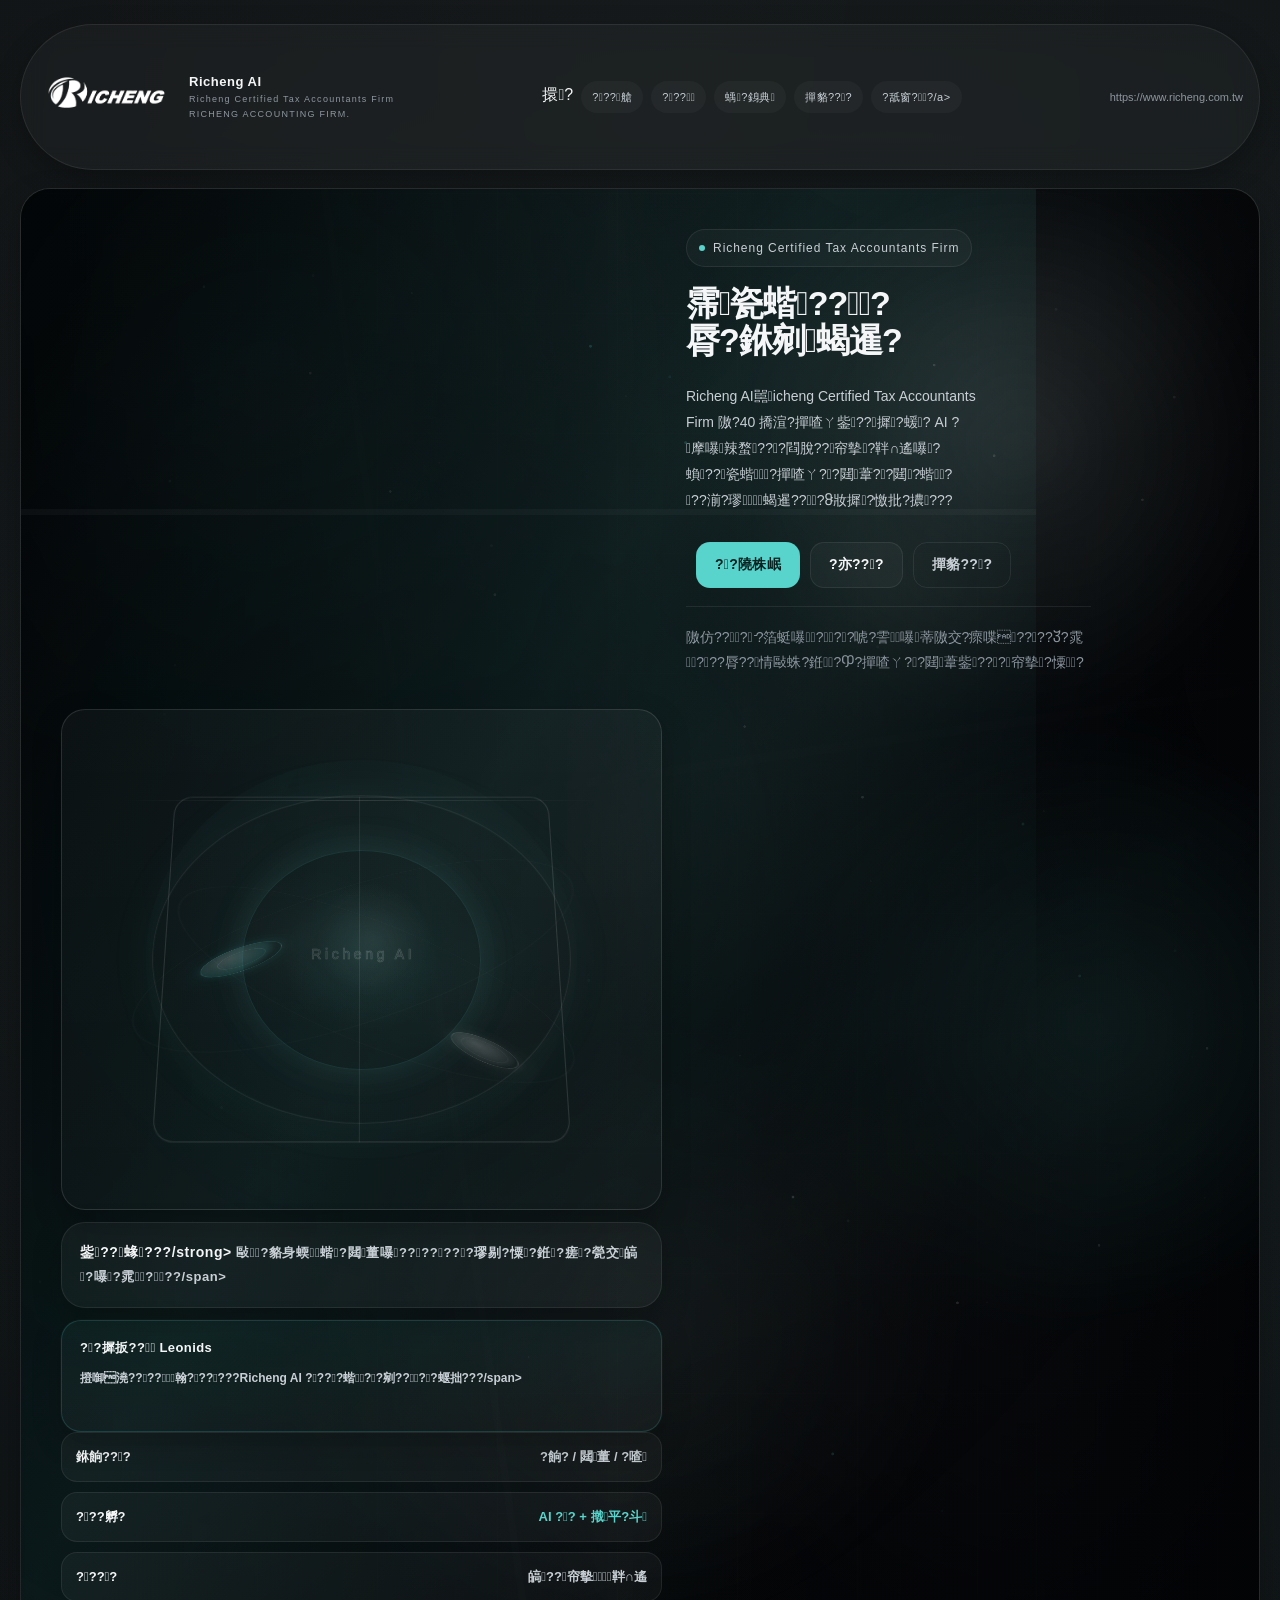
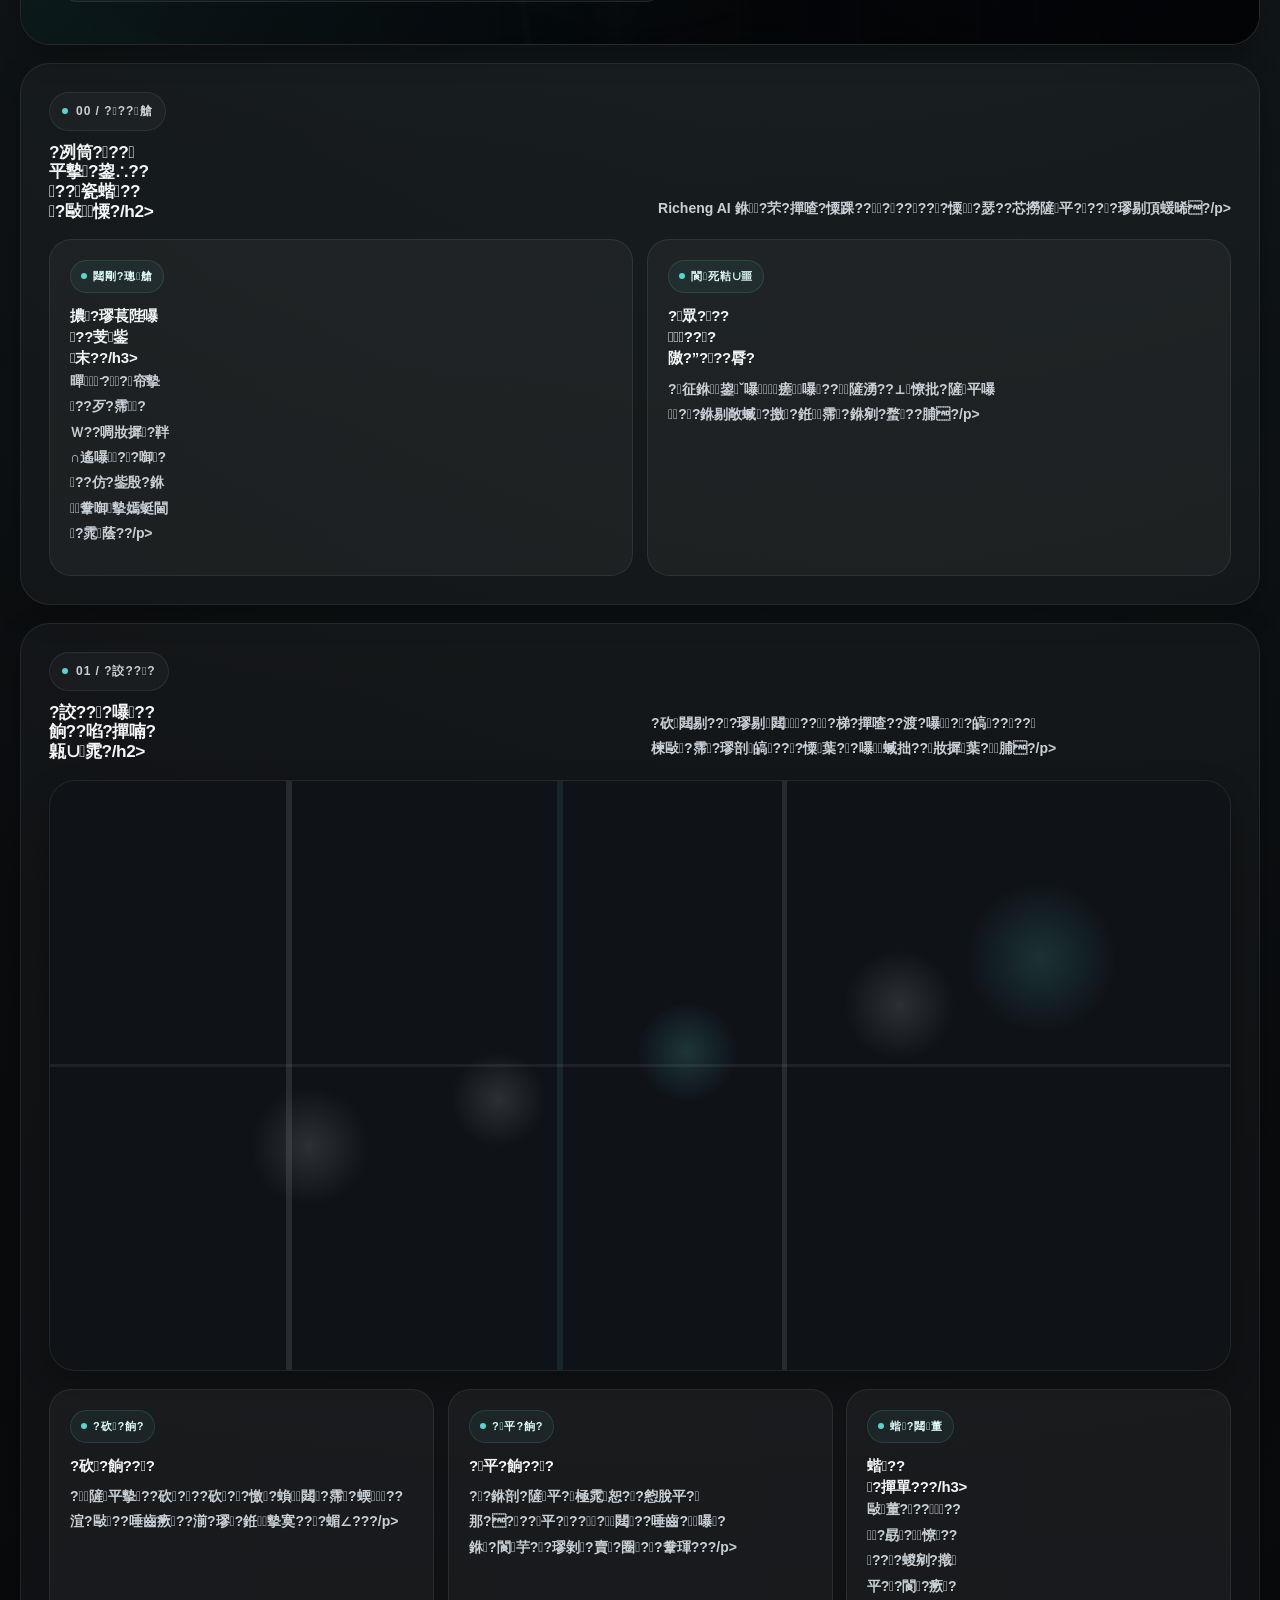
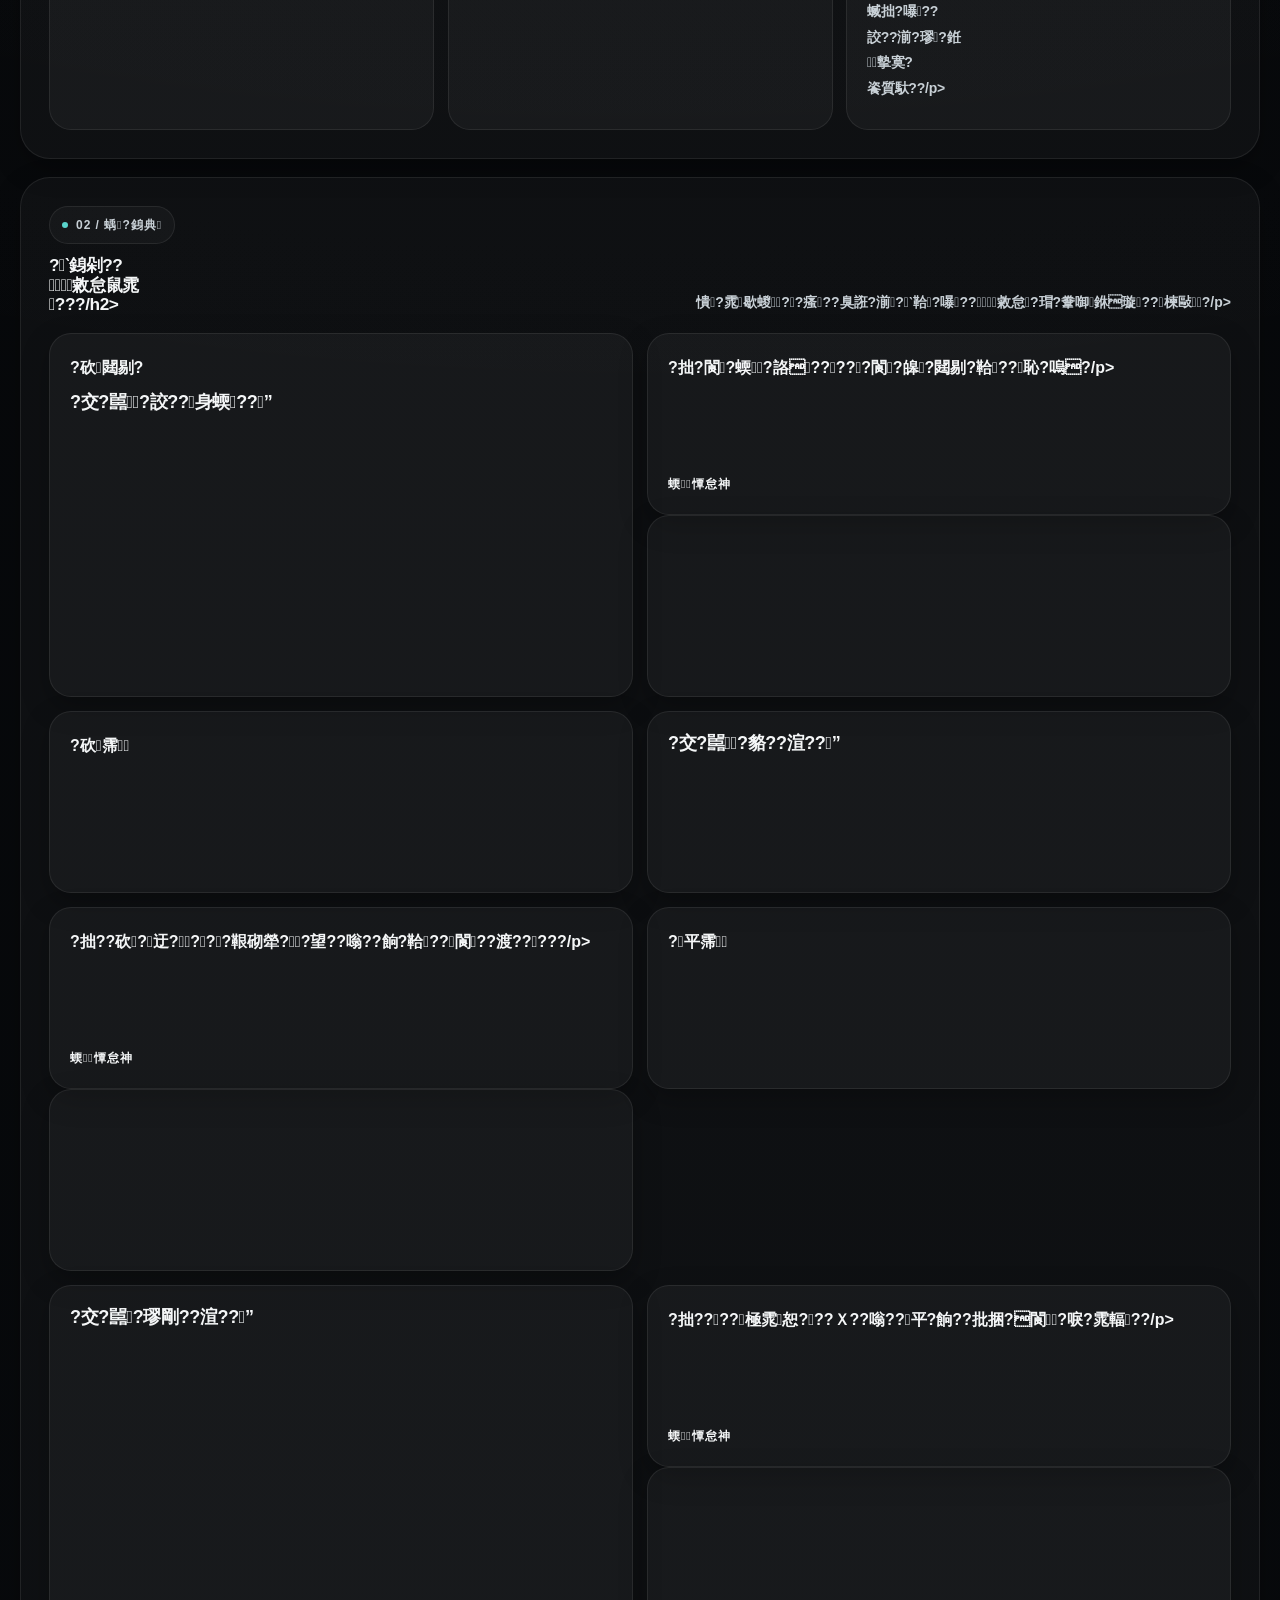
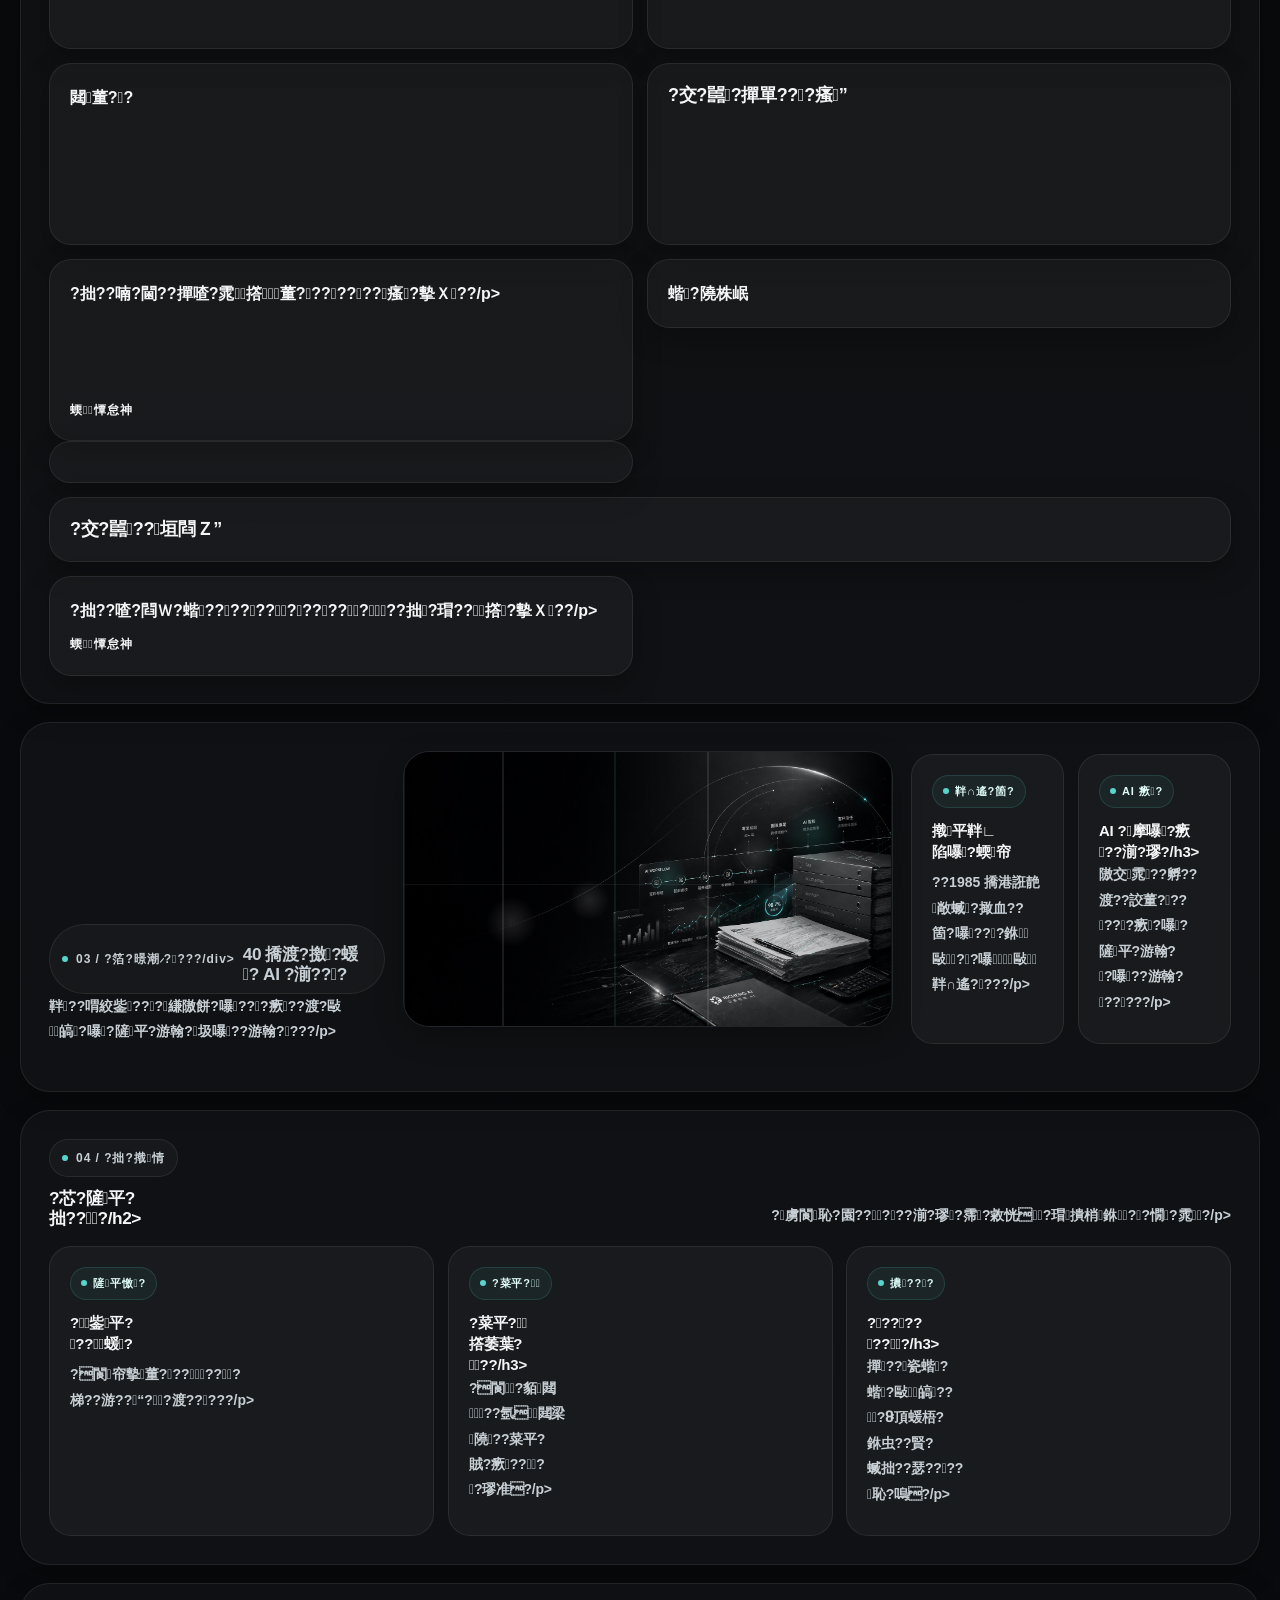
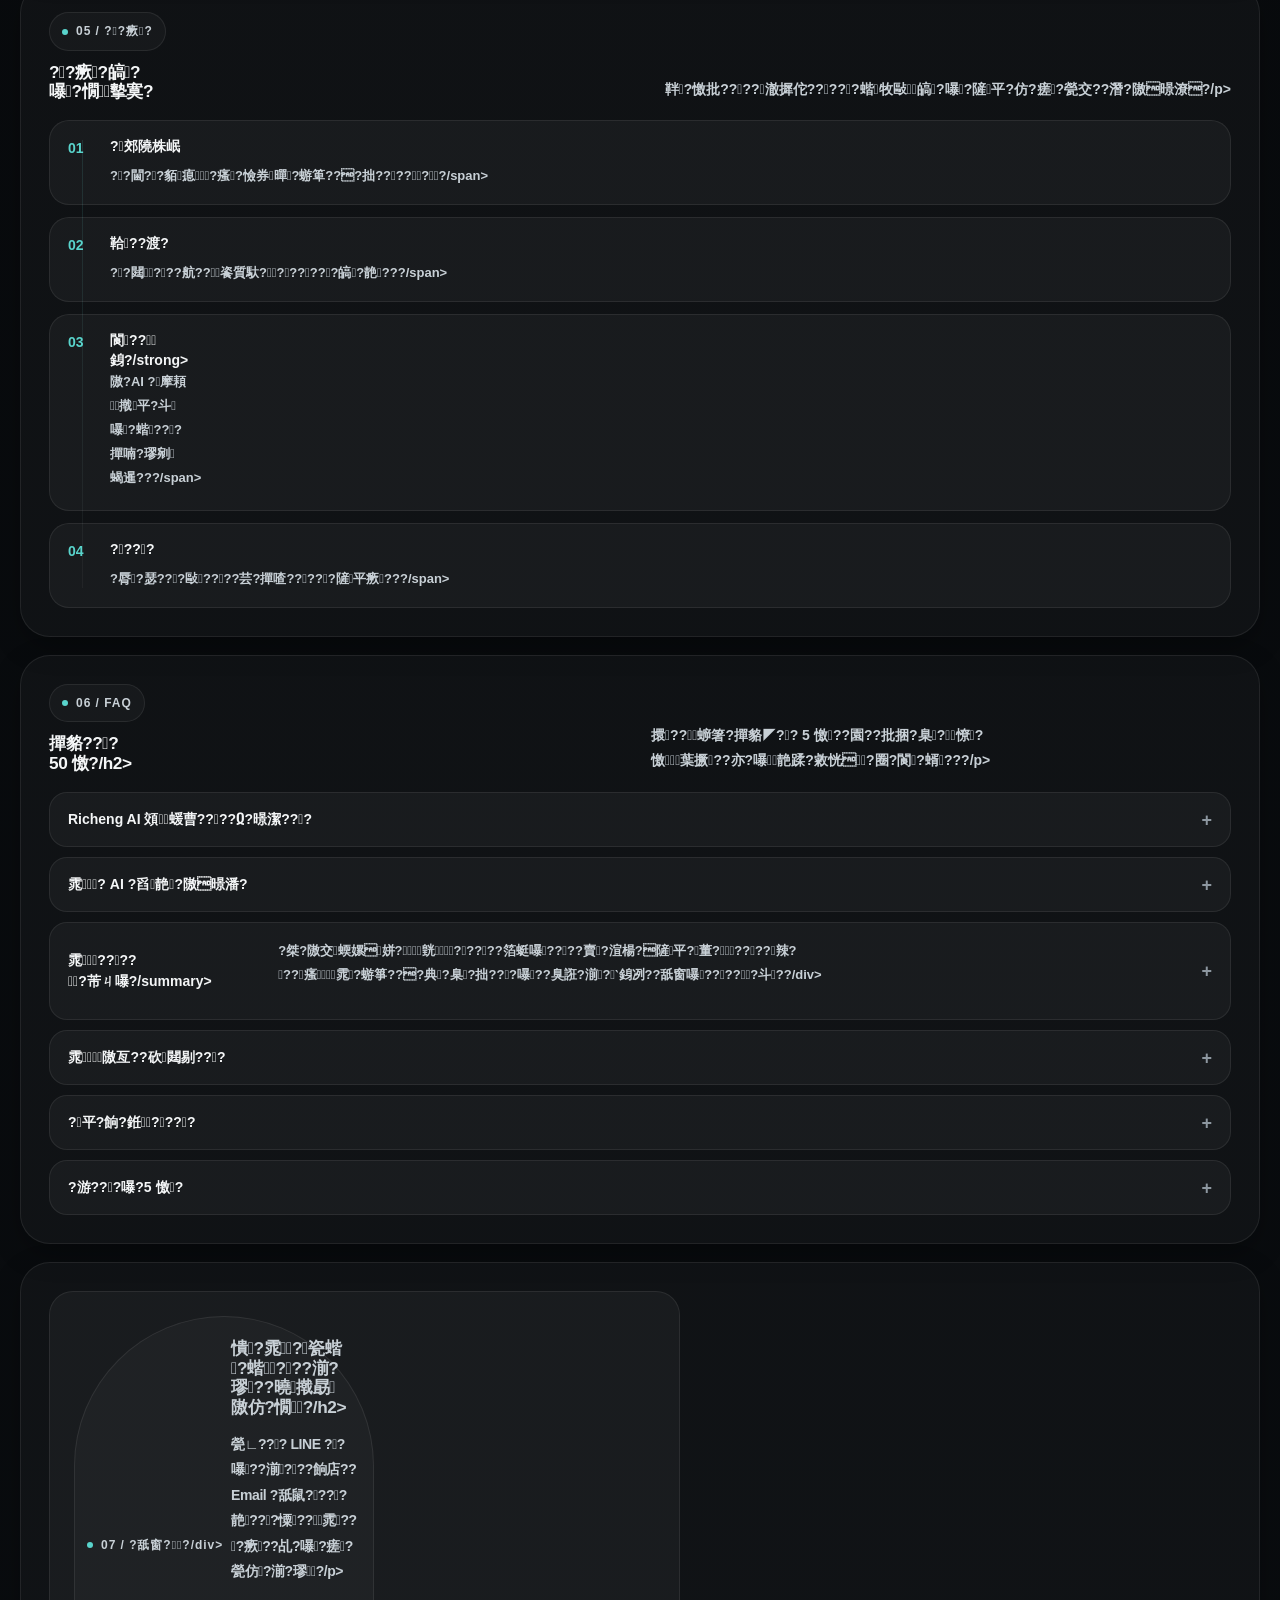
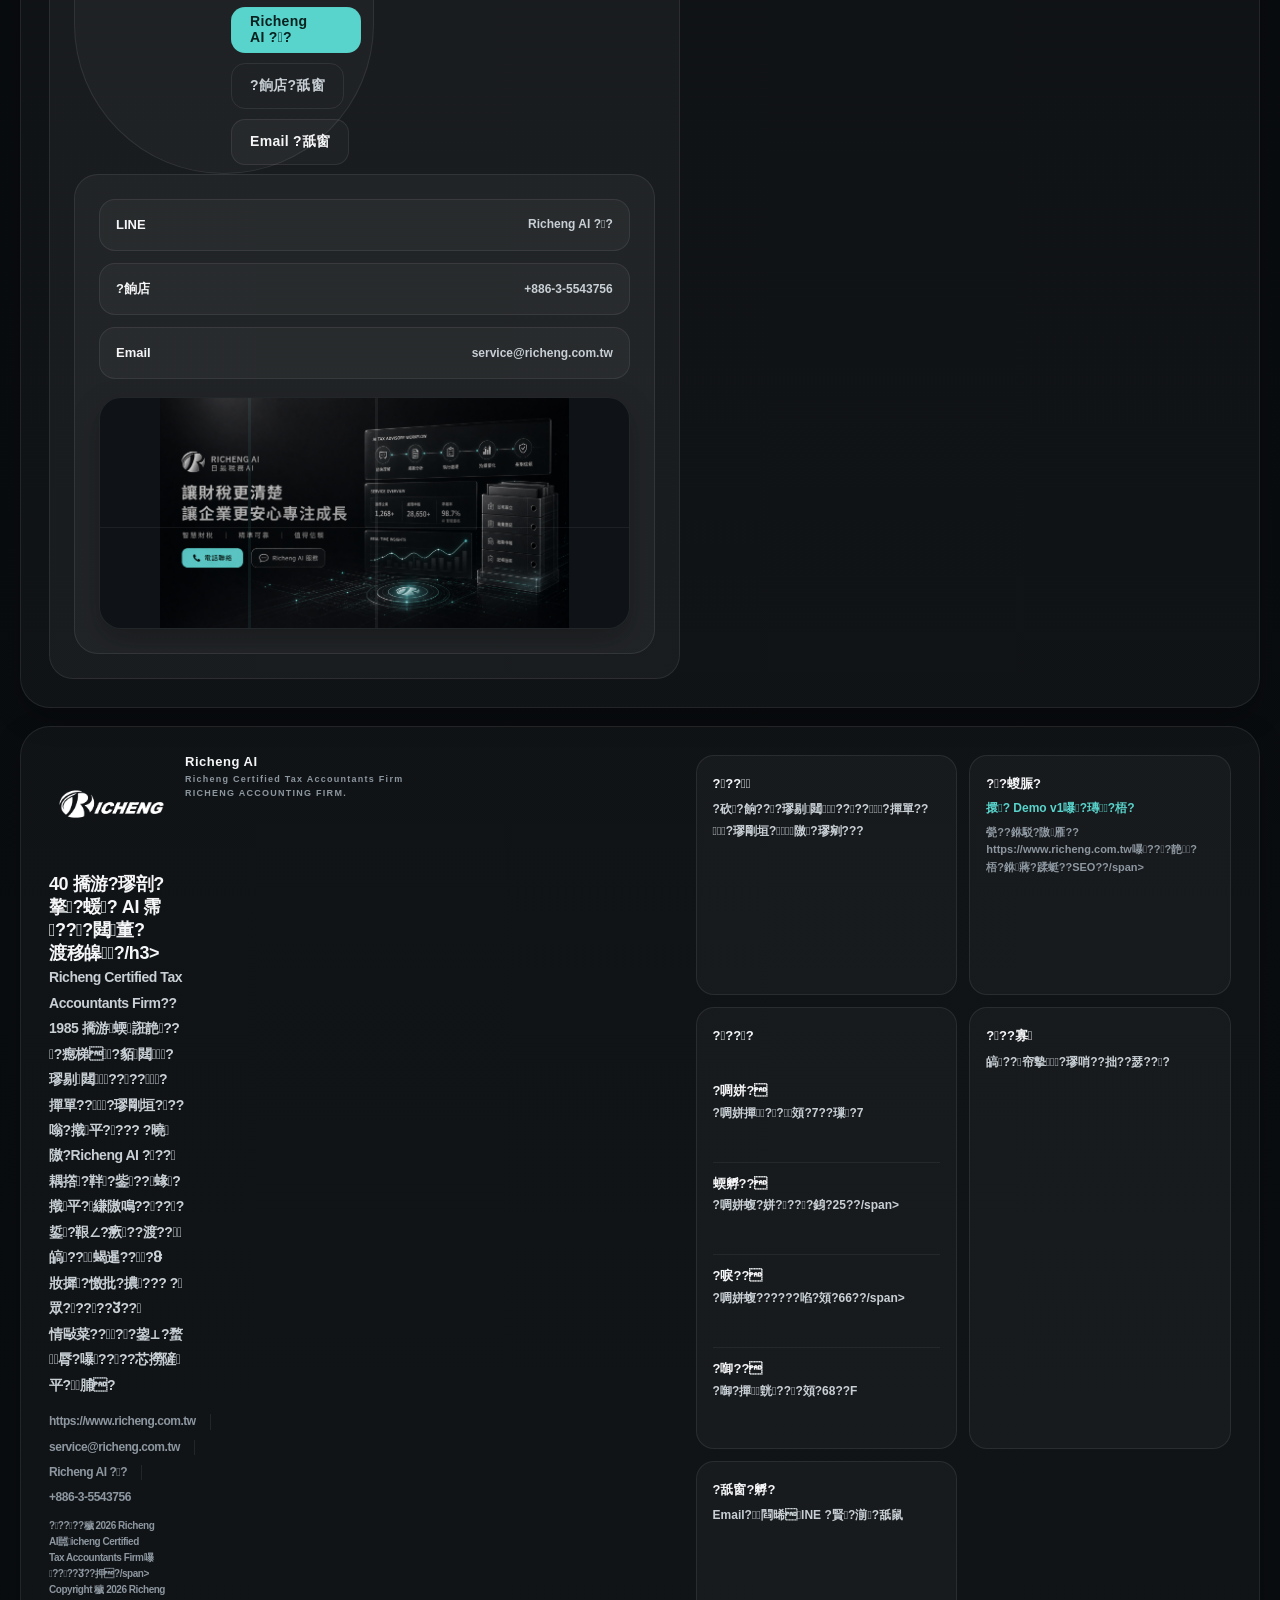
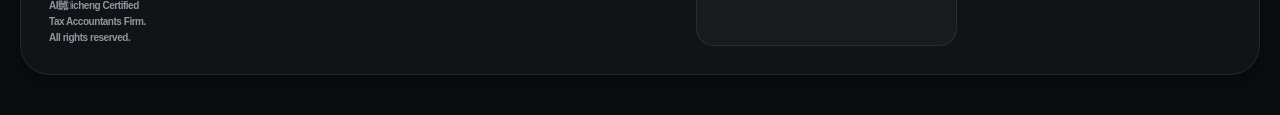
<file: en/index.html>
<!DOCTYPE html>
<html lang="en">
<head>
  <meta charset="UTF-8" />
  <meta name="viewport" content="width=device-width, initial-scale=1.0" />
  <title>Richeng AI | Richeng Certified Tax Accountants Firm Official Website</title>
  <meta name="description" content="Richeng AI combines 40 years of tax-accounting expertise with AI coordination to help companies with setup, registration, bookkeeping, accounting and tax services in a clearer and more precise way." />
  <meta name="keywords" content="Richeng AI, Richeng Certified Tax Accountants Firm, certified tax accountant, CPA, bookkeeping, tax advisory, company setup, business registration" />
  <meta name="robots" content="index,follow,max-image-preview:large" />
  <link rel="canonical" href="https://www.richeng.com.tw/en/" />
  <link rel="alternate" hreflang="zh-Hant" href="https://www.richeng.com.tw/" />
  <link rel="alternate" hreflang="en" href="https://www.richeng.com.tw/en/" />
  <meta name="theme-color" content="#050608" />
  <meta http-equiv="Content-Security-Policy" content="default-src 'self'; base-uri 'self'; object-src 'none'; frame-ancestors 'none'; form-action 'self' https://forms.gle; img-src 'self' data:; font-src 'self' data:; connect-src 'self'; media-src 'self'; script-src 'self' 'unsafe-inline'; style-src 'self' 'unsafe-inline'; upgrade-insecure-requests" />
  <meta name="referrer" content="strict-origin-when-cross-origin" />
  <meta http-equiv="Permissions-Policy" content="camera=(), microphone=(), geolocation=(), payment=()" />
  <meta property="og:locale" content="en_US" />
  <meta property="og:type" content="website" />
  <meta property="og:site_name" content="Richeng AI | Richeng Certified Tax Accountants Firm" />
  <meta property="og:title" content="Richeng AI | Richeng Certified Tax Accountants Firm Official Website" />
  <meta property="og:description" content="A premium AI tax-accounting brand that brings order, clarity and precision to tax and bookkeeping services." />
  <meta property="og:url" content="https://www.richeng.com.tw/en/" />
  <meta property="og:image" content="https://www.richeng.com.tw/assets/homepage-ai-visuals/richeng-ai-hero-v5.png" />
  <meta name="twitter:card" content="summary_large_image" />
  <meta name="twitter:title" content="Richeng AI | Richeng Certified Tax Accountants Firm Official Website" />
  <meta name="twitter:description" content="A premium AI tax-accounting brand that brings order, clarity and precision to tax and bookkeeping services." />
  <meta name="twitter:image" content="https://www.richeng.com.tw/assets/homepage-ai-visuals/richeng-ai-hero-v5.png" />
  <script type="application/ld+json">
  {
    "@context": "https://schema.org",
    "@graph": [
      {
        "@type": "Organization",
        "@id": "https://www.richeng.com.tw/#organization",
        "name": "Richeng AI嚚icheng Certified Tax Accountants Firm",
        "alternateName": "Richeng Certified Tax Accountants Firm",
        "url": "https://www.richeng.com.tw/",
        "logo": "https://www.richeng.com.tw/richeng-logo.png",
        "email": "service@richeng.com.tw",
        "telephone": "+886-3-5543756"
      },
      {
        "@type": "WebSite",
        "@id": "https://www.richeng.com.tw/#website",
        "url": "https://www.richeng.com.tw/",
        "name": "Richeng AI嚚icheng Certified Tax Accountants Firm",
        "publisher": { "@id": "https://www.richeng.com.tw/#organization" }
      },
      {
        "@type": "WebPage",
        "@id": "https://www.richeng.com.tw/#webpage",
        "url": "https://www.richeng.com.tw/",
        "name": "Richeng AI嚚icheng Certified Tax Accountants Firm 摰蝬脩?",
        "isPartOf": { "@id": "https://www.richeng.com.tw/#website" },
        "about": { "@id": "https://www.richeng.com.tw/#organization" }
      },
      {
        "@type": "LocalBusiness",
        "@id": "https://www.richeng.com.tw/#hsinchu",
        "name": "Richeng Certified Tax Accountants Firm嚚蝡寞?",
        "url": "https://maps.app.goo.gl/iZpEc3vzEeJVRFLW7",
        "address": { "@type": "PostalAddress", "addressLocality": "?啁姘撣?, "addressRegion": "?啁姘撣?, "streetAddress": "?勗??頝?7??璅?7", "addressCountry": "TW" },
        "parentOrganization": { "@id": "https://www.richeng.com.tw/#organization" }
      },
      {
        "@type": "LocalBusiness",
        "@id": "https://www.richeng.com.tw/#zhubei",
        "name": "Richeng Certified Tax Accountants Firm嚚姘??",
        "url": "https://maps.app.goo.gl/Djgkr9Jpm6oo32sm9",
        "address": { "@type": "PostalAddress", "addressLocality": "蝡孵?撣?, "addressRegion": "?啁姘蝮?, "streetAddress": "??銵?25??, "addressCountry": "TW" },
        "parentOrganization": { "@id": "https://www.richeng.com.tw/#organization" }
      },
      {
        "@type": "LocalBusiness",
        "@id": "https://www.richeng.com.tw/#xinhu",
        "name": "Richeng Certified Tax Accountants Firm嚚皝?",
        "url": "https://maps.app.goo.gl/BXxswvLHnF2FzgBs5",
        "address": { "@type": "PostalAddress", "addressLocality": "皝??, "addressRegion": "?啁姘蝮?, "streetAddress": "?啗?頝?66??, "addressCountry": "TW" },
        "parentOrganization": { "@id": "https://www.richeng.com.tw/#organization" }
      },
      {
        "@type": "LocalBusiness",
        "@id": "https://www.richeng.com.tw/#taipei",
        "name": "Richeng Certified Tax Accountants Firm嚚??",
        "url": "https://maps.app.goo.gl/iZpEc3vzEeJVRFLW7",
        "address": { "@type": "PostalAddress", "addressLocality": "?啣?撣?, "addressRegion": "?啣?撣?, "streetAddress": "?扳????頝?68??F", "addressCountry": "TW" },
        "parentOrganization": { "@id": "https://www.richeng.com.tw/#organization" }
      },
      {
        "@type": "FAQPage",
        "@id": "https://www.richeng.com.tw/#faqpage",
        "mainEntity": [
          {
            "@type": "Question",
            "name": "Richeng AI 頝蝯曹?????暻潔???",
            "acceptedAnswer": {
              "@type": "Answer",
              "text": "Richeng AI 靽??鈭??閰脫???璆剛?蝛拙?嚗???蝔???鞈??渡????湔?璆恥?嗡??閬???憭?璆剛?隤?銋?游翰?仿??曉??芯?甇乓銝?閰脫???暻潘??湧????????
            }
          },
          {
            "@type": "Question",
            "name": "雿? AI ?舀靘?隞暻潘?",
            "acceptedAnswer": {
              "@type": "Answer",
              "text": "?? AI 銝餉??其??鞈??渡????撠?蝔????郊??嚗????臭誑????冽?閬?璆剖?瑞??唳??銝?其??誨鈭箏極嚗霈瓷蝔??敹怒皞?銋摰寞?蝬剜?銝?游?鞈芥?
            }
          },
          {
            "@type": "Question",
            "name": "雿?????芾ㄐ嚗?,
            "acceptedAnswer": {
              "@type": "Answer",
              "text": "?桀?隞交蝡嫘姘?皝?????箔蜓嚗????賣?渲楊?隡平?董?????辣???瘙雿?蝣箏???典?臬?拙???嚗??臭誑?湔?‵銵冽??舐窗嚗?????斗??
            }
          },
          {
            "@type": "Question",
            "name": "雿隞亙??砍閮剔???",
            "acceptedAnswer": {
              "@type": "Answer",
              "text": "?臭誑嚗????砍閮剔????砍閮剔???颲行?蝔??鞈??渡??辣?孵???閬?隞嗥?蝣箄??雿??典?????畾蛛?銋隞亙?靘垣閰ａ??閮剔??孵???
            }
          },
          {
            "@type": "Question",
            "name": "?平?餉?銋????",
            "acceptedAnswer": {
              "@type": "Answer",
              "text": "?臭誑嚗??極雿恕???Ｙ??平?餉??瘙?臭誑??嚗??敺?霈??隞嗅??押雿迤?冽??典?詻????臬隞耦撘?憪????臭誑?鼠雿?皜?
            }
          }
        ]
      }
    ]
  }
  </script>
  <style>
    :root{
      --bg:#050608;
      --bg2:#0a0d10;
      --surface:#0f1317;
      --paper:#151b21;
      --ink:#f4f6f7;
      --text:#c8d0d6;
      --muted:#8d97a0;
      --line:rgba(255,255,255,.08);
      --accent:#59d4cc;
      --shadow:0 26px 80px rgba(0,0,0,.42);
      --shadow-soft:0 10px 28px rgba(0,0,0,.26);
      --max:1240px;
    }

    *{ box-sizing:border-box; }
    html{ scroll-behavior:smooth; }
    body{
      margin:0;
      color:var(--ink);
      overflow-x:hidden;
      background:
        radial-gradient(circle at top, rgba(255,255,255,.06), transparent 38%),
        radial-gradient(circle at 70% 10%, rgba(89,212,204,.06), transparent 20%),
        linear-gradient(180deg, var(--bg) 0%, var(--bg2) 100%);
      font-family:-apple-system, BlinkMacSystemFont, "SF Pro Display", "SF Pro Text", "PingFang TC", "Noto Sans TC", "Microsoft JhengHei", sans-serif;
      line-height:1.7;
      -webkit-font-smoothing:antialiased;
      text-rendering:optimizeLegibility;
    }

    @keyframes softFloat{
      0%{ transform:scale(1.03) translate3d(0,0,0); }
      100%{ transform:scale(1.09) translate3d(0,-2.4%,0); }
    }
    @keyframes shimmerLine{
      0%{ transform:translateX(-18%); opacity:.14; }
      100%{ transform:translateX(18%); opacity:.42; }
    }
    @keyframes orbitGlow{
      0%{ opacity:.30; transform:scale(.97); }
      100%{ opacity:.70; transform:scale(1.05); }
    }
    @keyframes solarRise{
      0%{ transform:translate3d(0,0,0) scale(1); }
      100%{ transform:translate3d(0,-5%,0) scale(1.08); }
    }
    @keyframes lunarShift{
      0%{ transform:translate3d(0,0,0) scale(1); }
      100%{ transform:translate3d(0,4%,0) scale(.95); }
    }
    @keyframes axisPulse{
      0%{ opacity:.40; }
      100%{ opacity:.72; }
    }
    @keyframes orbitDrift{
      0%{ transform:rotate(0deg) scale(.99); }
      100%{ transform:rotate(12deg) scale(1.03); }
    }
    @keyframes trackSpinSun{
      0%{ transform:rotate(-18deg) rotateX(68deg) rotateZ(0deg); }
      100%{ transform:rotate(-18deg) rotateX(68deg) rotateZ(360deg); }
    }
    @keyframes trackSpinMoon{
      0%{ transform:rotate(22deg) rotateX(72deg) rotateZ(360deg); }
      100%{ transform:rotate(22deg) rotateX(72deg) rotateZ(0deg); }
    }
    @keyframes sunPulse{
      0%{ transform:scale(.985); filter:brightness(.98); }
      100%{ transform:scale(1.02); filter:brightness(1.08); }
    }
    @keyframes moonPulse{
      0%{ transform:scale(1); filter:brightness(.98); }
      100%{ transform:scale(.96); filter:brightness(1.03); }
    }
    @keyframes coreBreath{
      0%{ opacity:.90; transform:scale(.985); }
      100%{ opacity:1; transform:scale(1.015); }
    }
    @keyframes coreAiBreath{
      0%{
        opacity:.56;
        transform:translateY(-1%) scale(.985);
        text-shadow:0 0 4px rgba(255,255,255,.08), 0 0 10px rgba(89,212,204,.08), 0 2px 10px rgba(0,0,0,.34);
      }
      100%{
        opacity:.82;
        transform:translateY(-1%) scale(1.03);
        text-shadow:0 0 8px rgba(255,255,255,.14), 0 0 18px rgba(89,212,204,.12), 0 2px 12px rgba(0,0,0,.42);
      }
    }
    @keyframes coreCloudBreath{
      0%{
        opacity:.18;
        transform:scale(.985) rotate(-3deg);
        filter:blur(4px) saturate(.88);
      }
      100%{
        opacity:.34;
        transform:scale(1.03) rotate(2deg);
        filter:blur(5px) saturate(1);
      }
    }
    @keyframes orbitPulse{
      0%{ opacity:.24; }
      100%{ opacity:.48; }
    }
    @keyframes solarOrbit{
      0%{ transform:translate3d(0,0,0); }
      25%{ transform:translate3d(1.6%, -.8%, 0); }
      50%{ transform:translate3d(3.1%, .2%, 0); }
      75%{ transform:translate3d(1.3%, 1.1%, 0); }
      100%{ transform:translate3d(0,0,0); }
    }
    @keyframes moonOrbit{
      0%{ transform:translate3d(0,0,0); }
      25%{ transform:translate3d(-1.2%, .8%, 0); }
      50%{ transform:translate3d(-2.6%, -.1%, 0); }
      75%{ transform:translate3d(-1.1%, -1%, 0); }
      100%{ transform:translate3d(0,0,0); }
    }
    @keyframes twinkle{
      0%{ opacity:.30; }
      50%{ opacity:.92; }
      100%{ opacity:.40; }
    }
    @keyframes starfieldSpin{
      0%{ transform:rotate(0deg) scale(1.02); }
      100%{ transform:rotate(360deg) scale(1.02); }
    }
    @keyframes starfieldSpinReverse{
      0%{ transform:rotate(360deg) scale(1.018); }
      100%{ transform:rotate(0deg) scale(1.018); }
    }
    @keyframes meteorFly{
      0%{
        opacity:0;
      transform:translate3d(0,0,var(--zstart, -220px)) rotate(var(--rot, 18deg)) scale(var(--scale-start, .58));
      filter:blur(calc(var(--blur-start, 2px) * .88)) drop-shadow(0 0 4px rgba(255,255,255,.18));
      }
      4%{
        opacity:.38;
      }
      8%{
        opacity:.62;
      }
      14%{
        opacity:.80;
      }
      18%{
        opacity:.74;
      }
      22%{
        opacity:.46;
      }
      28%{
        opacity:.20;
      }
      100%{
        opacity:0;
        transform:translate3d(calc(var(--dx, 940px) * 1), calc(var(--dy, 500px) * 1), var(--zend, 120px)) rotate(var(--rot, 18deg)) scale(var(--scale-end, 1.22));
        filter:blur(var(--blur-end, .12px)) drop-shadow(0 0 7px rgba(255,255,255,.22));
      }
    }
    @keyframes meteorGlow{
      0%{ opacity:0; transform:scale(.65); }
      18%{ opacity:.55; transform:scale(.88); }
      42%{ opacity:.35; transform:scale(1); }
      100%{ opacity:0; transform:scale(1.22); }
    }
    @keyframes haloPulse{
      0%{ opacity:.28; transform:scale(.96); }
      100%{ opacity:.72; transform:scale(1.06); }
    }
    @keyframes fadeUp{
      from{ opacity:0; transform:translateY(18px); }
      to{ opacity:1; transform:translateY(0); }
    }

    a{ color:inherit; text-decoration:none; }
    h1,h2,h3,h4,p{ margin:0; }

    .page{
      width:min(var(--max), calc(100% - 32px));
      margin:0 auto;
      padding:24px 0 40px;
    }

    .topbar{
      display:flex;
      flex-wrap:nowrap;
      justify-content:space-between;
      align-items:center;
      gap:16px;
      padding:13px 16px;
      border-radius:999px;
      border:1px solid var(--line);
      background:rgba(255,255,255,.03);
      backdrop-filter:blur(12px);
      box-shadow:var(--shadow-soft);
    }

    .topnav{
      display:flex;
      flex-wrap:nowrap;
      justify-content:center;
      gap:8px;
      flex:1 1 0;
      min-width:0;
      overflow-x:auto;
      scrollbar-width:none;
    }

    .topnav::-webkit-scrollbar{ display:none; }

    .topnav a{
      padding:6px 10px;
      border-radius:999px;
      border:1px solid transparent;
      background:rgba(255,255,255,.03);
      color:var(--text);
      font-size:11px;
      letter-spacing:.04em;
      transition:transform .18s ease, border-color .18s ease, background .18s ease, color .18s ease;
      white-space:nowrap;
    }

    .topnav a:hover{
      transform:translateY(-1px);
      border-color:rgba(89,212,204,.24);
      background:rgba(89,212,204,.08);
      color:var(--ink);
    }

    .topnav a[aria-current="page"]{
      border-color:rgba(89,212,204,.28);
      background:rgba(89,212,204,.12);
      color:var(--ink);
    }

    .brand{
      display:flex;
      align-items:center;
      gap:12px;
      min-width:0;
    }

    .brand-logo{
      width:clamp(98px, 11vw, 140px);
      display:block;
      flex:0 0 auto;
      height:auto;
      filter:brightness(0) invert(1);
    }

    .brand-copy strong{
      display:block;
      font-size:13px;
      letter-spacing:.04em;
      line-height:1.15;
    }

    .brand-copy span{
      display:block;
      margin-top:4px;
      color:var(--muted);
      font-size:9px;
      letter-spacing:.14em;
      line-height:1.15;
    }

    .brand-english{
      display:block;
      margin-top:6px;
      color:var(--muted);
      font-size:10px;
      letter-spacing:.14em;
      text-transform:uppercase;
      line-height:1.1;
    }

    .site-tag{
      color:var(--muted);
      font-size:11px;
      white-space:nowrap;
    }

    .lang-switch{
      display:flex;
      align-items:center;
      gap:6px;
      flex:0 0 auto;
      margin-left:auto;
    }

    .lang-switch button{
      min-height:30px;
      padding:0 10px;
      border-radius:999px;
      border:1px solid var(--line);
      background:rgba(255,255,255,.03);
      color:var(--text);
      font-size:10px;
      line-height:1;
      cursor:pointer;
      transition:transform .18s ease, border-color .18s ease, background .18s ease, color .18s ease;
    }

    .lang-switch button:hover,
    .lang-switch button.is-active{
      transform:translateY(-1px);
      border-color:rgba(89,212,204,.28);
      background:rgba(89,212,204,.10);
      color:var(--ink);
    }

    .lang-switch span{
      color:var(--muted);
      font-size:10px;
    }

    .eyebrow{
      display:inline-flex;
      align-items:center;
      gap:8px;
      width:max-content;
      padding:8px 12px;
      border-radius:999px;
      border:1px solid var(--line);
      background:rgba(255,255,255,.03);
      color:var(--text);
      font-size:12px;
      letter-spacing:.08em;
      text-wrap:balance;
      word-break:keep-all;
      line-break:strict;
    }

    .eyebrow::before{
      content:"";
      width:6px;
      height:6px;
      border-radius:999px;
      background:var(--accent);
    }

    .hero,
    .section,
    footer{
      margin-top:18px;
      border:1px solid var(--line);
      border-radius:30px;
      background:rgba(255,255,255,.03);
      box-shadow:var(--shadow-soft);
      overflow:hidden;
    }

    .hero{
      position:relative;
      min-height:720px;
      background:linear-gradient(180deg, rgba(255,255,255,.02), rgba(255,255,255,.01));
    }

    .hero-bg{
      position:absolute;
      inset:0;
      z-index:0;
      background:
        radial-gradient(circle at 16% 22%, rgba(255,255,255,.08), transparent 14%),
        radial-gradient(circle at 26% 30%, rgba(89,212,204,.08), transparent 18%),
        radial-gradient(circle at 72% 18%, rgba(255,255,255,.09), transparent 16%),
        radial-gradient(circle at 82% 62%, rgba(89,212,204,.06), transparent 20%),
        radial-gradient(circle at 50% 50%, rgba(255,255,255,.04), transparent 30%),
      linear-gradient(180deg, rgba(3,4,6,.18), rgba(3,4,6,.64));
      overflow:hidden;
    }

    .hero-farspace{
      position:absolute;
      inset:-18% -14%;
      pointer-events:none;
      opacity:.36;
      mix-blend-mode:screen;
      filter:blur(10px);
      background:
        radial-gradient(ellipse at 80% 16%, rgba(255,255,255,.12), transparent 12%),
        radial-gradient(ellipse at 72% 20%, rgba(89,212,204,.08), transparent 18%),
        radial-gradient(ellipse at 62% 34%, rgba(255,255,255,.05), transparent 24%),
        radial-gradient(ellipse at 50% 52%, rgba(255,255,255,.03), transparent 28%),
        radial-gradient(ellipse at 42% 24%, rgba(255,255,255,.03), transparent 18%),
        linear-gradient(128deg, transparent 0 33%, rgba(255,255,255,.06) 42%, rgba(89,212,204,.05) 48%, transparent 58% 100%),
        linear-gradient(158deg, transparent 0 52%, rgba(255,255,255,.035) 63%, transparent 76% 100%);
      transform:translate3d(calc(var(--hero-x, 0px) * .32), calc(var(--hero-y, 0px) * .24), 0);
      transition:transform .22s ease-out, opacity .22s ease-out;
    }

    .hero-sunlight{
      position:absolute;
      inset:-12% -10%;
      pointer-events:none;
      opacity:.30;
      mix-blend-mode:screen;
      background:
        radial-gradient(circle at 78% 16%, rgba(255,255,255,.22), transparent 10%),
        radial-gradient(circle at 74% 22%, rgba(89,212,204,.14), transparent 16%),
        radial-gradient(circle at 70% 28%, rgba(255,255,255,.08), transparent 20%),
        linear-gradient(145deg, transparent 0 45%, rgba(255,255,255,.08) 48%, rgba(89,212,204,.05) 50%, transparent 55% 100%),
        linear-gradient(160deg, transparent 0 58%, rgba(255,255,255,.035) 64%, transparent 72% 100%);
      filter:blur(18px);
      transform:translate3d(calc(var(--hero-x, 0px) * .22), calc(var(--hero-y, 0px) * .16), 0);
      animation:softFloat 36s ease-in-out infinite alternate;
    }

    .hero-meteor{
      position:absolute;
      inset:0;
      pointer-events:none;
      overflow:hidden;
      z-index:2;
      perspective:1200px;
      transform-style:preserve-3d;
    }

    .hero-stars{
      position:absolute;
      inset:0;
      pointer-events:none;
      overflow:hidden;
    }

    .hero-stars::before,
    .hero-stars::after{
      content:"";
      position:absolute;
      inset:-10% -8%;
      background-repeat:no-repeat;
      opacity:.86;
      transform-origin:center;
      will-change:opacity, transform;
    }

    .hero-stars::before{
      background-image:
        radial-gradient(circle, rgba(255,255,255,.85) 0 1px, transparent 1.7px),
        radial-gradient(circle, rgba(255,255,255,.75) 0 1px, transparent 1.7px),
        radial-gradient(circle, rgba(255,255,255,.78) 0 1px, transparent 1.7px),
        radial-gradient(circle, rgba(89,212,204,.82) 0 1px, transparent 1.8px),
        radial-gradient(circle, rgba(255,255,255,.70) 0 1px, transparent 1.7px),
        radial-gradient(circle, rgba(255,255,255,.82) 0 1px, transparent 1.7px),
        radial-gradient(circle, rgba(89,212,204,.76) 0 1px, transparent 1.8px),
        radial-gradient(circle, rgba(255,255,255,.72) 0 1px, transparent 1.7px),
        radial-gradient(circle, rgba(255,255,255,.66) 0 1px, transparent 1.7px),
        radial-gradient(circle, rgba(89,212,204,.58) 0 1px, transparent 1.8px),
        radial-gradient(circle, rgba(255,255,255,.60) 0 1px, transparent 1.7px),
        radial-gradient(circle, rgba(255,255,255,.56) 0 1px, transparent 1.7px);
      background-size: 22% 22%, 18% 18%, 16% 16%, 20% 20%, 14% 14%, 12% 12%, 15% 15%, 11% 11%, 9% 9%, 10% 10%, 8% 8%, 7% 7%;
      background-position: 8% 18%, 22% 12%, 38% 28%, 54% 16%, 68% 42%, 78% 20%, 86% 54%, 62% 68%, 18% 62%, 46% 54%, 74% 74%, 90% 18%;
      animation:twinkle 8s ease-in-out infinite alternate, starfieldSpin 64s linear infinite;
    }

    .hero-stars::after{
      background-image:
        radial-gradient(circle, rgba(255,255,255,.70) 0 1px, transparent 1.5px),
        radial-gradient(circle, rgba(255,255,255,.82) 0 1px, transparent 1.5px),
        radial-gradient(circle, rgba(89,212,204,.80) 0 1px, transparent 1.8px),
        radial-gradient(circle, rgba(255,255,255,.66) 0 1px, transparent 1.5px),
        radial-gradient(circle, rgba(255,255,255,.78) 0 1px, transparent 1.5px),
        radial-gradient(circle, rgba(89,212,204,.72) 0 1px, transparent 1.8px),
        radial-gradient(circle, rgba(255,255,255,.72) 0 1px, transparent 1.5px),
        radial-gradient(circle, rgba(255,255,255,.88) 0 1px, transparent 1.5px),
        radial-gradient(circle, rgba(255,255,255,.60) 0 1px, transparent 1.5px),
        radial-gradient(circle, rgba(89,212,204,.56) 0 1px, transparent 1.8px),
        radial-gradient(circle, rgba(255,255,255,.60) 0 1px, transparent 1.5px),
        radial-gradient(circle, rgba(255,255,255,.74) 0 1px, transparent 1.5px);
      background-size: 10% 10%, 13% 13%, 14% 14%, 9% 9%, 7% 7%, 11% 11%, 8% 8%, 6% 6%, 5% 5%, 4% 4%, 6% 6%, 5% 5%;
      background-position: 14% 34%, 30% 22%, 46% 12%, 58% 38%, 72% 16%, 80% 44%, 88% 24%, 92% 58%, 18% 12%, 64% 82%, 84% 70%, 6% 72%;
      animation:twinkle 11s ease-in-out infinite alternate-reverse, starfieldSpinReverse 82s linear infinite;
      filter:blur(.1px);
    }

    .hero-stars-deep{
      position:absolute;
      inset:0;
      pointer-events:none;
      overflow:hidden;
      opacity:.48;
    }

    .hero-stars-deep::before,
    .hero-stars-deep::after{
      content:"";
      position:absolute;
      inset:-12% -10%;
      background-repeat:no-repeat;
      transform-origin:center;
      will-change:opacity, transform;
    }

    .hero-stars-deep::before{
      background-image:
        radial-gradient(circle, rgba(255,255,255,.55) 0 0.8px, transparent 1.1px),
        radial-gradient(circle, rgba(255,255,255,.45) 0 0.8px, transparent 1.1px),
        radial-gradient(circle, rgba(255,255,255,.50) 0 0.8px, transparent 1.1px),
        radial-gradient(circle, rgba(89,212,204,.42) 0 0.8px, transparent 1.2px),
        radial-gradient(circle, rgba(255,255,255,.42) 0 0.8px, transparent 1.1px),
        radial-gradient(circle, rgba(255,255,255,.46) 0 0.8px, transparent 1.1px),
        radial-gradient(circle, rgba(89,212,204,.34) 0 0.8px, transparent 1.2px),
        radial-gradient(circle, rgba(255,255,255,.40) 0 0.8px, transparent 1.1px),
        radial-gradient(circle, rgba(255,255,255,.38) 0 0.8px, transparent 1.1px),
        radial-gradient(circle, rgba(89,212,204,.30) 0 0.8px, transparent 1.2px),
        radial-gradient(circle, rgba(255,255,255,.34) 0 0.8px, transparent 1.1px),
        radial-gradient(circle, rgba(255,255,255,.30) 0 0.8px, transparent 1.1px),
        radial-gradient(circle, rgba(255,255,255,.26) 0 0.8px, transparent 1.1px),
        radial-gradient(circle, rgba(89,212,204,.24) 0 0.8px, transparent 1.2px),
        radial-gradient(circle, rgba(255,255,255,.24) 0 0.8px, transparent 1.1px),
        radial-gradient(circle, rgba(255,255,255,.20) 0 0.8px, transparent 1.1px);
      background-size: 8% 8%, 7% 7%, 6% 6%, 5% 5%, 4% 4%, 6% 6%, 4% 4%, 3.5% 3.5%, 3.2% 3.2%, 3% 3%, 2.8% 2.8%, 2.6% 2.6%, 2.4% 2.4%, 2.2% 2.2%, 2% 2%, 1.8% 1.8%;
      background-position: 5% 8%, 12% 26%, 18% 68%, 26% 42%, 34% 14%, 42% 76%, 49% 20%, 57% 58%, 64% 30%, 71% 84%, 78% 44%, 84% 16%, 89% 66%, 93% 28%, 96% 54%, 8% 92%;
      animation:twinkle 15s ease-in-out infinite alternate, starfieldSpinReverse 110s linear infinite;
      filter:blur(.15px);
    }

    .hero-stars-deep::after{
      background-image:
        radial-gradient(circle, rgba(255,255,255,.36) 0 0.8px, transparent 1.05px),
        radial-gradient(circle, rgba(255,255,255,.30) 0 0.8px, transparent 1.05px),
        radial-gradient(circle, rgba(89,212,204,.26) 0 0.8px, transparent 1.15px),
        radial-gradient(circle, rgba(255,255,255,.32) 0 0.8px, transparent 1.05px),
        radial-gradient(circle, rgba(255,255,255,.34) 0 0.8px, transparent 1.05px),
        radial-gradient(circle, rgba(89,212,204,.22) 0 0.8px, transparent 1.15px),
        radial-gradient(circle, rgba(255,255,255,.28) 0 0.8px, transparent 1.05px),
        radial-gradient(circle, rgba(255,255,255,.24) 0 0.8px, transparent 1.05px),
        radial-gradient(circle, rgba(89,212,204,.20) 0 0.8px, transparent 1.15px),
        radial-gradient(circle, rgba(255,255,255,.22) 0 0.8px, transparent 1.05px),
        radial-gradient(circle, rgba(255,255,255,.18) 0 0.8px, transparent 1.05px),
        radial-gradient(circle, rgba(255,255,255,.16) 0 0.8px, transparent 1.05px);
      background-size: 4.5% 4.5%, 3.8% 3.8%, 3.6% 3.6%, 3.4% 3.4%, 3.2% 3.2%, 3% 3%, 2.8% 2.8%, 2.6% 2.6%, 2.4% 2.4%, 2.2% 2.2%, 2% 2%, 1.8% 1.8%;
      background-position: 10% 18%, 18% 38%, 24% 62%, 36% 24%, 48% 84%, 58% 16%, 66% 48%, 74% 72%, 82% 32%, 88% 58%, 94% 22%, 6% 78%;
      animation:twinkle 18s ease-in-out infinite alternate-reverse, starfieldSpin 138s linear infinite;
      filter:blur(.22px);
    }

    .hero.peak-night .hero-stars::before{
      opacity:.86;
      animation-duration:3.1s, 46s;
      filter:drop-shadow(0 0 4px rgba(255,255,255,.14));
    }

    .hero.peak-night .hero-stars::after{
      opacity:.82;
      animation-duration:3.8s, 58s;
      filter:blur(.16px) drop-shadow(0 0 5px rgba(255,255,255,.12));
    }

    .hero.peak-night .hero-stars-deep{
      opacity:.84;
    }

    .hero.peak-night .hero-stars-deep::before{
      animation-duration:4.6s, 78s;
      opacity:.84;
    }

    .hero.peak-night .hero-stars-deep::after{
      animation-duration:5.8s, 96s;
      opacity:.72;
    }

    .hero.peak-night .hero-bg::before{
      opacity:1;
    }

    .hero.peak-night .hero-farspace{
      opacity:.52;
      filter:blur(8px);
    }

    .hero.peak-night .hero-sunlight{
      opacity:.44;
      filter:blur(14px);
    }

    .meteor{
      position:absolute;
      height:3px;
      border-radius:999px;
      background:
        linear-gradient(90deg,
          rgba(255,255,255,0) 0%,
          rgba(255,255,255,.02) 26%,
          rgba(255,255,255,.06) 44%,
          rgba(255,255,255,.16) 64%,
          rgba(255,255,255,.34) 80%,
          rgba(89,212,204,.64) 92%,
          rgba(255,255,255,.92) 100%);
      filter:drop-shadow(0 0 6px rgba(255,255,255,.20));
      opacity:0;
      transform-origin:right center;
      will-change:transform, opacity;
      animation:meteorFly 1.15s linear forwards;
    }

    .meteor::before{
      content:"";
      position:absolute;
      left:0;
      top:50%;
      width:120%;
      height:14px;
      transform:translateY(-50%);
      border-radius:999px;
      background:linear-gradient(90deg, rgba(255,255,255,0), rgba(255,255,255,.012) 34%, rgba(89,212,204,.07) 68%, rgba(255,255,255,.20) 100%);
      filter:blur(13px);
      opacity:.32;
      pointer-events:none;
    }

    .meteor::after{
      content:"";
      position:absolute;
      right:-22px;
      top:-11px;
      width:40px;
      height:28px;
      border-radius:50%;
      background:radial-gradient(circle, rgba(255,255,255,.30), rgba(255,255,255,.14) 34%, rgba(89,212,204,.06) 60%, transparent 82%);
      filter:blur(6px);
      animation:meteorGlow 3.4s linear forwards;
    }

    .hero.peak-night .meteor{
      filter:drop-shadow(0 0 10px rgba(255,255,255,.28));
    }

    .hero.peak-night .meteor::before{
      opacity:.42;
      filter:blur(8px);
    }

    .hero.peak-night .meteor::after{
      opacity:.48;
    }

    .hero-bg::before{
      content:"";
      position:absolute;
      inset:-8% -10%;
      background:
        radial-gradient(circle at 18% 38%, rgba(255,255,255,.68) 0 1px, transparent 1.7px),
        radial-gradient(circle at 28% 12%, rgba(255,255,255,.40) 0 1px, transparent 1.7px),
        radial-gradient(circle at 40% 28%, rgba(255,255,255,.48) 0 1px, transparent 1.7px),
        radial-gradient(circle at 52% 18%, rgba(89,212,204,.48) 0 1px, transparent 1.8px),
        radial-gradient(circle at 66% 34%, rgba(255,255,255,.34) 0 1px, transparent 1.8px),
        radial-gradient(circle at 78% 14%, rgba(255,255,255,.52) 0 1px, transparent 1.8px),
        radial-gradient(circle at 86% 52%, rgba(89,212,204,.54) 0 1px, transparent 1.8px),
        radial-gradient(circle at 64% 68%, rgba(255,255,255,.34) 0 1px, transparent 1.8px),
        radial-gradient(circle at 38% 70%, rgba(255,255,255,.44) 0 1px, transparent 1.8px),
        radial-gradient(circle at 14% 76%, rgba(89,212,204,.32) 0 1px, transparent 1.8px),
        radial-gradient(circle at 48% 46%, rgba(255,255,255,.16), transparent 18%),
        linear-gradient(90deg, rgba(255,255,255,.05) 0 1px, transparent 1px 100%),
        linear-gradient(180deg, rgba(255,255,255,.04) 0 1px, transparent 1px 100%);
      background-size:auto,auto,auto,auto,auto,auto,auto,auto,auto,auto,auto, 120px 120px, 120px 120px;
      opacity:.50;
      filter:blur(.15px);
      animation:softFloat 32s ease-in-out infinite alternate;
      pointer-events:none;
    }

    .hero-bg::after{
      content:"";
      position:absolute;
      inset:-12% -8%;
      background:
        radial-gradient(circle at 78% 24%, rgba(255,255,255,.24), transparent 7%),
        radial-gradient(circle at 70% 34%, rgba(255,255,255,.14), transparent 10%),
        radial-gradient(circle at 58% 44%, rgba(89,212,204,.08), transparent 18%),
        linear-gradient(145deg, transparent 0 44%, rgba(255,255,255,.05) 47%, transparent 50% 100%),
        linear-gradient(160deg, transparent 0 56%, rgba(89,212,204,.06) 59%, transparent 62% 100%),
        linear-gradient(90deg, transparent 0 35%, rgba(255,255,255,.05) 35% 35.5%, transparent 35.5% 100%),
        linear-gradient(180deg, transparent 0 42%, rgba(255,255,255,.04) 42% 42.5%, transparent 42.5% 100%);
      opacity:.58;
      transform:rotate(-8deg);
      animation:orbitDrift 42s ease-in-out infinite alternate;
      pointer-events:none;
    }

    .hero-nebula{
      position:absolute;
      inset:-14% -10%;
      pointer-events:none;
      background:
        radial-gradient(circle at 82% 18%, rgba(255,255,255,.16), transparent 9%),
        radial-gradient(circle at 72% 28%, rgba(89,212,204,.13), transparent 16%),
        radial-gradient(circle at 62% 44%, rgba(255,255,255,.11), transparent 20%),
        radial-gradient(circle at 48% 58%, rgba(89,212,204,.07), transparent 26%),
        radial-gradient(circle at 30% 40%, rgba(255,255,255,.06), transparent 24%),
        radial-gradient(circle at 76% 74%, rgba(255,255,255,.08), transparent 16%),
        linear-gradient(132deg, transparent 0 34%, rgba(89,212,204,.08) 46%, transparent 58% 100%),
        linear-gradient(155deg, transparent 0 54%, rgba(255,255,255,.05) 64%, transparent 76% 100%);
      filter:blur(24px);
      opacity:.64;
      mix-blend-mode:screen;
      transform:translate3d(calc(var(--nebula-x, 0px) * 1), calc(var(--nebula-y, 0px) * 1), 0);
      transition:transform .22s ease-out, opacity .22s ease-out;
    }

    .hero-overlay{
      position:absolute;
      inset:0;
      z-index:1;
      background:
        linear-gradient(90deg, rgba(2,3,5,.96) 0%, rgba(2,3,5,.84) 22%, rgba(2,3,5,.44) 52%, rgba(2,3,5,.86) 100%),
        linear-gradient(180deg, rgba(2,3,5,.28), rgba(2,3,5,.28));
    }

    .hero-overlay::after{
      content:"";
      position:absolute;
      inset:0;
        background:
          linear-gradient(120deg, transparent 16%, rgba(89,212,204,.10) 50%, transparent 84%),
          linear-gradient(180deg, transparent 0 22%, rgba(255,255,255,.03) 22% 22.4%, transparent 22.4% 100%);
      transform:translateX(-18%);
      animation:shimmerLine 12s ease-in-out infinite alternate;
      pointer-events:none;
    }

    .hero-overlay::before{
      content:"";
      position:absolute;
      inset:-12% -8%;
        background:
          radial-gradient(circle at 34% 48%, rgba(2,3,5,.82) 0 13%, rgba(2,3,5,.54) 26%, rgba(2,3,5,.20) 42%, transparent 60%),
          radial-gradient(circle at 76% 24%, rgba(255,255,255,.08), transparent 16%),
          radial-gradient(circle at 81% 56%, rgba(89,212,204,.10), transparent 20%),
          radial-gradient(circle at 50% 72%, rgba(255,255,255,.05), transparent 22%),
          radial-gradient(circle at 24% 20%, rgba(89,212,204,.05), transparent 24%),
          linear-gradient(90deg, transparent 0 48%, rgba(255,255,255,.035) 48% 48.3%, transparent 48.3% 100%);
      filter:blur(16px);
      opacity:.92;
      animation:haloPulse 11s ease-in-out infinite alternate;
      pointer-events:none;
    }

    .hero-inner{
      position:relative;
      z-index:3;
      min-height:720px;
      display:grid;
      grid-template-columns:minmax(0,1.06fr) minmax(0,.94fr);
      gap:24px;
      padding:40px;
      align-items:end;
    }

    .hero-copy{
      max-width:680px;
      padding-bottom:10px;
      animation:fadeUp .85s ease both;
    }

    .hero-copy h1,
    .hero-copy .lead{
      will-change:transform, opacity;
      transition:opacity .42s ease, transform .42s ease, filter .42s ease;
    }

    .hero-copy.is-switching h1,
    .hero-copy.is-switching .lead{
      opacity:0;
      transform:translate3d(0,8px,0);
      filter:blur(3px);
    }

    .hero-copy.is-settled h1,
    .hero-copy.is-settled .lead{
      opacity:1;
      transform:translate3d(0,0,0);
      filter:none;
    }

    .hero-panel{
      align-self:stretch;
      display:flex;
      flex-direction:column;
      justify-content:flex-end;
      gap:12px;
      padding-bottom:2px;
      animation:fadeUp 1s ease .08s both;
    }

    .robot-core{
      position:relative;
      aspect-ratio:1.2 / 1;
      border-radius:24px;
      border:1px solid rgba(255,255,255,.12);
      perspective:980px;
      background:
        radial-gradient(circle at 50% 50%, rgba(89,212,204,.05), transparent 20%),
        radial-gradient(circle at 52% 46%, rgba(255,255,255,.06), transparent 14%),
        linear-gradient(180deg, rgba(255,255,255,.035), rgba(255,255,255,.018));
      overflow:hidden;
      box-shadow:var(--shadow-soft);
    }

    .robot-core::before{
      content:"";
      position:absolute;
      inset:15% 17%;
      border-radius:20px;
      border:1px solid rgba(255,255,255,.12);
      background:
        linear-gradient(90deg, transparent 0 49.45%, rgba(255,255,255,.08) 49.45% 49.55%, transparent 49.55% 100%),
        linear-gradient(180deg, transparent 0 49.45%, rgba(255,255,255,.035) 49.45% 49.55%, transparent 49.55% 100%);
      transform:perspective(900px) rotateX(9deg);
      animation:softFloat 14s ease-in-out infinite alternate;
    }

    .robot-core::after{
      content:"";
      position:absolute;
      inset:28% 30%;
      border-radius:50%;
      border:1px solid rgba(89,212,204,.12);
      box-shadow:0 0 42px rgba(89,212,204,.10), 0 0 72px rgba(255,255,255,.04);
      animation:orbitDrift 22s ease-in-out infinite alternate;
    }

    .robot-core .rail{
      position:absolute;
      left:9%;
      right:9%;
      top:18%;
      height:1px;
      background:linear-gradient(90deg, transparent, rgba(255,255,255,.16), transparent);
      opacity:.76;
      animation:shimmerLine 14s ease-in-out infinite alternate;
    }

    .robot-core .axis{
      position:absolute;
      left:50%;
      top:13%;
      bottom:13%;
      width:1px;
      background:linear-gradient(180deg, transparent, rgba(255,255,255,.05), transparent);
      box-shadow:none;
      transform:translateX(-50%) scaleX(.34);
      transform-origin:center;
      animation:axisPulse 18s ease-in-out infinite alternate;
      opacity:.28;
    }

    .sun-track,
    .moon-track{
      position:absolute;
      inset:0;
      transform-style:preserve-3d;
      pointer-events:none;
    }

    .sun-track{
      inset:10% 14% 16% 10%;
      transform:rotate(-18deg) rotateX(68deg);
      animation:trackSpinSun 72s linear infinite;
    }

    .moon-track{
      inset:16% 12% 10% 18%;
      transform:rotate(22deg) rotateX(72deg);
      animation:trackSpinMoon 96s linear infinite;
    }

    .sun-track::before,
    .moon-track::before{
      content:"";
      position:absolute;
      inset:0;
      border-radius:50%;
      border:1px solid rgba(255,255,255,.05);
      box-shadow:inset 0 0 0 1px rgba(89,212,204,.02);
      opacity:.42;
    }

    .robot-core .sun{
      position:absolute;
      left:15%;
      top:24%;
      width:20%;
      height:20%;
      border-radius:50%;
      border:1px solid rgba(89,212,204,.18);
      background:radial-gradient(circle at 35% 35%, rgba(255,255,255,.18), rgba(89,212,204,.13) 54%, transparent 72%);
      box-shadow:0 0 18px rgba(89,212,204,.08), 0 0 52px rgba(89,212,204,.06);
      animation:sunPulse 14s ease-in-out infinite alternate;
      transform:translate3d(0,0,0);
    }

    .robot-core .sun::before{
      content:"";
      position:absolute;
      inset:20%;
      border-radius:50%;
      border:1px solid rgba(255,255,255,.08);
    }

    .robot-core .sun::after{
      content:"";
      position:absolute;
      inset:-34%;
      border-radius:50%;
      background:radial-gradient(circle, rgba(89,212,204,.10), transparent 62%);
      filter:blur(10px);
      opacity:.62;
    }

    .robot-core .moon{
      position:absolute;
      right:15%;
      bottom:18%;
      width:16%;
      height:16%;
      border-radius:50%;
      border:1px solid rgba(255,255,255,.12);
      background:radial-gradient(circle at 38% 38%, rgba(255,255,255,.18), rgba(255,255,255,.04) 64%, transparent 74%);
      box-shadow:0 0 22px rgba(255,255,255,.04), 0 0 56px rgba(255,255,255,.03);
      animation:moonPulse 16s ease-in-out infinite alternate;
      transform:translate3d(0,0,0);
    }

    .robot-core .moon::before{
      content:"";
      position:absolute;
      inset:14%;
      border-radius:50%;
      border:1px solid rgba(255,255,255,.08);
      opacity:.65;
    }

    .robot-core .moon::after{
      content:"";
      position:absolute;
      inset:-34%;
      border-radius:50%;
      background:radial-gradient(circle, rgba(255,255,255,.10), transparent 64%);
      filter:blur(11px);
      opacity:.60;
    }

    .robot-core .orbit{
      position:absolute;
      left:15%;
      right:15%;
      top:17%;
      bottom:17%;
      border-radius:50%;
      border:1px solid rgba(255,255,255,.07);
      box-shadow:inset 0 0 0 1px rgba(89,212,204,.03), 0 0 52px rgba(89,212,204,.06);
      animation:orbitGlow 14s linear infinite;
    }

    .robot-core .orbit,
    .robot-core .sun,
    .robot-core .moon,
    .robot-core::before,
    .robot-core::after{
      transform-origin:center center;
    }

    .robot-core::before{
      animation:coreBreath 18s ease-in-out infinite alternate, softFloat 14s ease-in-out infinite alternate;
    }

    .robot-core::after{
      animation:orbitDrift 22s ease-in-out infinite alternate, orbitPulse 18s ease-in-out infinite alternate;
    }

    .hero h1{
      margin-top:18px;
      max-width:13ch;
      min-height:2.35em;
      font-size:clamp(20px, 2.7vw, 34px);
      line-height:1.08;
      letter-spacing:-.03em;
      text-wrap:balance;
      word-break:keep-all;
      line-break:strict;
    }

    .hero .lead{
      margin-top:18px;
      max-width:42ch;
      min-height:5.55em;
      color:var(--text);
      font-size:14px;
      line-height:1.86;
      text-wrap:balance;
      word-break:keep-all;
      line-break:strict;
    }

    .hero-actions{
      display:flex;
      flex-wrap:wrap;
      gap:10px;
      margin-top:28px;
    }

    .btn{
      display:inline-flex;
      align-items:center;
      justify-content:center;
      min-height:46px;
      padding:0 18px;
      border-radius:14px;
      border:1px solid transparent;
      font-size:14px;
      font-weight:600;
      letter-spacing:.02em;
      transition:transform .16s ease, background .16s ease, border-color .16s ease, box-shadow .16s ease;
    }

    .btn:hover{ transform:translateY(-1px); }

    .btn-primary{
      background:var(--accent);
      color:#06211f;
      border-color:rgba(16,18,20,.02);
    }

    .btn-primary:hover{
      box-shadow:0 0 0 1px rgba(89,212,204,.16), 0 12px 26px rgba(89,212,204,.08);
    }

    .btn-secondary{
      background:rgba(255,255,255,.03);
      color:var(--ink);
      border-color:var(--line);
    }

    .btn-secondary:hover,
    .btn-ghost:hover{
      border-color:rgba(255,255,255,.16);
      background:rgba(255,255,255,.06);
    }

    .btn-ghost{
      background:transparent;
      color:var(--text);
      border-color:var(--line);
    }

    .hero-note{
      margin-top:18px;
      max-width:52ch;
      padding-top:18px;
      border-top:1px solid var(--line);
      color:var(--muted);
      font-size:14px;
      line-height:1.82;
      text-wrap:balance;
      word-break:keep-all;
      line-break:strict;
    }

    .hero-chip{
      display:grid;
      gap:10px;
      padding:18px;
      border-radius:24px;
      border:1px solid var(--line);
      background:rgba(255,255,255,.04);
      backdrop-filter:blur(8px);
      box-shadow:var(--shadow-soft);
      animation:fadeUp 1s ease .16s both;
    }

    .hero-chip strong{
      font-size:14px;
      letter-spacing:.04em;
    }

    .hero-chip span{
      color:var(--text);
      font-size:13px;
      line-height:1.8;
    }

    .meteor-story{
      display:grid;
      gap:8px;
      padding:16px 18px;
      min-height:112px;
      border-radius:20px;
      border:1px solid rgba(89,212,204,.18);
      background:linear-gradient(180deg, rgba(89,212,204,.06), rgba(255,255,255,.035));
      box-shadow:0 0 0 1px rgba(255,255,255,.02), var(--shadow-soft);
      animation:fadeUp 1s ease .24s both;
    }

    .meteor-story strong{
      min-height:1.25em;
      font-size:13px;
      letter-spacing:.03em;
      color:var(--ink);
    }

    .meteor-story span{
      min-height:3.75em;
      color:var(--text);
      font-size:12px;
      line-height:1.75;
      text-wrap:balance;
      word-break:keep-all;
      line-break:strict;
    }

    .hero-meta{
      display:grid;
      gap:10px;
    }

    .mini-row{
      display:flex;
      justify-content:space-between;
      gap:10px;
      align-items:center;
      padding:13px 14px;
      border-radius:16px;
      border:1px solid var(--line);
      background:rgba(255,255,255,.04);
      color:var(--text);
      font-size:13px;
      transition:transform .2s ease, border-color .2s ease, background .2s ease;
    }

    .mini-row:hover{
      transform:translateY(-1px);
      border-color:rgba(255,255,255,.14);
      background:rgba(255,255,255,.06);
    }

    .mini-row strong{
      color:var(--ink);
      font-size:13px;
      font-weight:600;
      white-space:nowrap;
    }

    .mini-row em{
      font-style:normal;
      color:var(--accent);
      white-space:nowrap;
    }

    .section-inner{
      padding:28px;
      animation:fadeUp .75s ease both;
    }

    .section-head{
      display:flex;
      justify-content:space-between;
      align-items:flex-end;
      gap:18px;
      margin-bottom:18px;
    }

    .section-head h2{
      margin-top:12px;
      max-width:13.5ch;
      font-size:clamp(16px, 1.35vw, 20px);
      line-height:1.14;
      letter-spacing:-.025em;
      text-wrap:balance;
      word-break:keep-all;
      line-break:strict;
    }

    .section-head p{
      max-width:580px;
      color:var(--text);
      font-size:14px;
      line-height:1.82;
      text-wrap:balance;
      word-break:keep-all;
      line-break:strict;
    }

    .section-visual{
      margin:18px 0;
      position:relative;
      border-radius:26px;
      overflow:hidden;
      border:1px solid var(--line);
      background:var(--surface);
      box-shadow:var(--shadow-soft);
      aspect-ratio:16 / 8;
    }

    .section-visual.tall{
      aspect-ratio:16 / 9;
      margin:0 0 18px 0;
    }

    .section-visual img,
    .cta-side-visual img{
      width:100%;
      height:100%;
      object-fit:contain;
      object-position:center center;
      display:block;
      animation:softFloat 14s ease-in-out infinite alternate;
    }

    .section-visual::before,
    .section-visual::after{
      content:"";
      position:absolute;
      inset:0;
      pointer-events:none;
    }

    .section-visual::before{
      background:
        linear-gradient(90deg, transparent 0 20%, rgba(255,255,255,.12) 20% 20.5%, transparent 20.5% 43%, rgba(89,212,204,.12) 43% 43.5%, transparent 43.5% 62%, rgba(255,255,255,.12) 62% 62.5%, transparent 62.5% 100%),
        linear-gradient(180deg, transparent 0 48%, rgba(255,255,255,.08) 48% 48.6%, transparent 48.6% 100%);
      mix-blend-mode:screen;
      opacity:.8;
      animation:shimmerLine 8s ease-in-out infinite alternate;
    }

    .section-visual::after{
      background:
        radial-gradient(circle at 22% 62%, rgba(255,255,255,.12), transparent 6%),
        radial-gradient(circle at 38% 54%, rgba(255,255,255,.12), transparent 6%),
        radial-gradient(circle at 54% 46%, rgba(89,212,204,.18), transparent 7%),
        radial-gradient(circle at 72% 38%, rgba(255,255,255,.12), transparent 6%),
        radial-gradient(circle at 84% 30%, rgba(89,212,204,.16), transparent 7%);
      opacity:1;
      animation:softFloat 10s ease-in-out infinite alternate;
    }

    .cta-side-visual{
      position:relative;
    }

    .cta-side-visual::before{
      content:"";
      position:absolute;
      inset:0;
      background:
        linear-gradient(90deg, transparent 0 28%, rgba(89,212,204,.10) 28% 28.5%, transparent 28.5% 52%, rgba(255,255,255,.08) 52% 52.5%, transparent 52.5% 100%),
        linear-gradient(180deg, transparent 0 56%, rgba(255,255,255,.08) 56% 56.4%, transparent 56.4% 100%);
      mix-blend-mode:screen;
      opacity:.72;
      animation:shimmerLine 8s ease-in-out infinite alternate;
      pointer-events:none;
    }

    .form-grid{
      display:grid;
      grid-template-columns:repeat(2, minmax(0,1fr));
      gap:14px;
    }

    .form-card{
      display:flex;
      flex-direction:column;
      gap:10px;
      padding:20px;
      border-radius:22px;
      border:1px solid var(--line);
      background:rgba(255,255,255,.04);
      box-shadow:var(--shadow-soft);
      transition:transform .22s ease, border-color .22s ease, background .22s ease, box-shadow .22s ease;
      min-height:182px;
      position:relative;
      overflow:hidden;
      will-change:transform;
    }

    .form-card:hover{
      transform:translateY(-3px) scale(1.005);
      border-color:rgba(89,212,204,.34);
      background:linear-gradient(180deg, rgba(89,212,204,.08), rgba(255,255,255,.05));
      box-shadow:0 18px 42px rgba(0,0,0,.34), 0 0 0 1px rgba(89,212,204,.16), 0 0 30px rgba(89,212,204,.10);
    }

    .form-card::before{
      content:"";
      position:absolute;
      inset:0;
      background:linear-gradient(120deg, transparent 18%, rgba(89,212,204,.12) 50%, transparent 82%);
      opacity:0;
      transform:translateX(-18%);
      transition:opacity .22s ease, transform .22s ease;
      pointer-events:none;
      mix-blend-mode:screen;
    }

    .form-card:hover::before{
      opacity:1;
      transform:translateX(18%);
    }

    .form-card.wide{
      grid-column:1 / -1;
      min-height:auto;
    }

    .form-card .tag{
      width:max-content;
    }

    .form-card h3{
      font-size:18px;
      line-height:1.25;
      letter-spacing:-.02em;
    }

    .form-card p{
      color:var(--text);
      font-size:14px;
      line-height:1.82;
    }

    .form-card .open-link{
      margin-top:auto;
      display:inline-flex;
      align-items:center;
      gap:8px;
      color:var(--ink);
      font-size:12px;
      letter-spacing:.08em;
      text-transform:none;
    }

    .form-card .open-link::after{
      content:"??;
      color:var(--accent);
      font-size:14px;
      transition:transform .2s ease;
    }

    .form-card:hover .open-link::after{
      transform:translateX(3px);
    }

    .card-grid{
      display:grid;
      grid-template-columns:repeat(3, minmax(0,1fr));
      gap:14px;
    }

    .card{
      padding:20px;
      min-height:170px;
      border-radius:22px;
      border:1px solid var(--line);
      background:rgba(255,255,255,.04);
      transition:transform .22s ease, border-color .22s ease, background .22s ease, box-shadow .22s ease;
      position:relative;
      overflow:hidden;
      will-change:transform;
    }

    .card:hover{
      transform:translateY(-3px) scale(1.005);
      border-color:rgba(89,212,204,.34);
      background:linear-gradient(180deg, rgba(89,212,204,.08), rgba(255,255,255,.05));
      box-shadow:0 18px 42px rgba(0,0,0,.34), 0 0 0 1px rgba(89,212,204,.16), 0 0 30px rgba(89,212,204,.10);
    }

    .card::before{
      content:"";
      position:absolute;
      inset:0;
      background:linear-gradient(120deg, transparent 18%, rgba(89,212,204,.12) 50%, transparent 82%);
      opacity:0;
      transform:translateX(-18%);
      transition:opacity .22s ease, transform .22s ease;
      pointer-events:none;
      mix-blend-mode:screen;
    }

    .card:hover::before{
      opacity:1;
      transform:translateX(18%);
    }

    .card h3{
      max-width:12ch;
      margin-bottom:8px;
      font-size:15px;
      line-height:1.42;
      letter-spacing:-.015em;
      text-wrap:balance;
      word-break:keep-all;
      line-break:strict;
    }

    .card p{
      color:var(--text);
      font-size:14px;
      line-height:1.82;
      text-wrap:balance;
      word-break:keep-all;
      line-break:strict;
    }

    .card .tag{
      display:inline-flex;
      align-items:center;
      gap:6px;
      margin-bottom:12px;
      padding:6px 10px;
      border-radius:999px;
      border:1px solid rgba(89,212,204,.16);
      background:rgba(89,212,204,.06);
      color:#dffbf8;
      font-size:11px;
      letter-spacing:.08em;
      text-transform:uppercase;
      width:max-content;
    }

    .card .tag::before{
      content:"";
      width:6px;
      height:6px;
      border-radius:50%;
      background:var(--accent);
    }

    .split{
      display:grid;
      grid-template-columns:repeat(2, minmax(0,1fr));
      gap:14px;
    }

    .list{
      display:grid;
      gap:12px;
      position:relative;
    }

    .list::before{
      content:"";
      position:absolute;
      left:33px;
      top:20px;
      bottom:20px;
      width:1px;
      background:linear-gradient(180deg, rgba(89,212,204,.18), rgba(255,255,255,.06));
      opacity:.72;
    }

    .list-item{
      display:flex;
      gap:14px;
      align-items:flex-start;
      padding:16px 18px;
      border-radius:20px;
      border:1px solid var(--line);
      background:rgba(255,255,255,.04);
      transition:transform .22s ease, border-color .22s ease, background .22s ease, box-shadow .22s ease;
      position:relative;
      overflow:hidden;
      will-change:transform;
      padding-right:54px;
    }

    .list-item:hover{
      transform:translateY(-3px) scale(1.004);
      border-color:rgba(89,212,204,.32);
      background:linear-gradient(180deg, rgba(89,212,204,.07), rgba(255,255,255,.05));
      box-shadow:0 16px 36px rgba(0,0,0,.30), 0 0 0 1px rgba(89,212,204,.14), 0 0 24px rgba(89,212,204,.08);
    }

    .list-item::before{
      content:"";
      position:absolute;
      inset:0;
      background:linear-gradient(120deg, transparent 18%, rgba(89,212,204,.10) 50%, transparent 82%);
      opacity:0;
      transform:translateX(-18%);
      transition:opacity .22s ease, transform .22s ease;
      pointer-events:none;
      mix-blend-mode:screen;
    }

    .list-item:hover::before{
      opacity:1;
      transform:translateX(18%);
    }

    .list-item::after{
      content:"??;
      position:absolute;
      right:18px;
      top:50%;
      transform:translateY(-50%);
      color:var(--accent);
      font-size:16px;
      font-weight:700;
      opacity:.8;
      transition:transform .18s ease, opacity .18s ease, color .18s ease;
    }

    .list-item:hover::after{
      transform:translateY(-50%) translateX(3px);
      opacity:1;
      color:#e8fffd;
    }

    .step{
      width:28px;
      flex:0 0 auto;
      color:var(--accent);
      font-size:14px;
      font-weight:700;
      line-height:1.5;
      padding-top:1px;
    }

    .list-item strong{
      display:block;
      max-width:10ch;
      margin-bottom:4px;
      font-size:14px;
      line-height:1.4;
      text-wrap:balance;
      word-break:keep-all;
      line-break:strict;
    }

    .list-item span{
      color:var(--text);
      font-size:13px;
      line-height:1.85;
      text-wrap:balance;
      word-break:keep-all;
      line-break:strict;
    }

    .accordion{
      display:grid;
      gap:10px;
    }

    .faq{
      border-radius:18px;
      border:1px solid var(--line);
      background:rgba(255,255,255,.04);
      overflow:hidden;
      transition:transform .22s ease, border-color .22s ease, background .22s ease, box-shadow .22s ease;
      position:relative;
      will-change:transform;
    }

    .faq:hover{
      transform:translateY(-2px);
      border-color:rgba(89,212,204,.34);
      background:linear-gradient(180deg, rgba(89,212,204,.07), rgba(255,255,255,.05));
      box-shadow:0 14px 32px rgba(0,0,0,.30), 0 0 0 1px rgba(89,212,204,.14), 0 0 22px rgba(89,212,204,.08);
    }

    .faq::before{
      content:"";
      position:absolute;
      inset:0;
      background:linear-gradient(120deg, transparent 18%, rgba(89,212,204,.10) 50%, transparent 82%);
      opacity:0;
      transform:translateX(-18%);
      transition:opacity .22s ease, transform .22s ease;
      pointer-events:none;
      mix-blend-mode:screen;
    }

    .faq:hover::before,
    .faq[open]::before{
      opacity:1;
      transform:translateX(18%);
    }

    .faq summary{
      list-style:none;
      cursor:pointer;
      padding:16px 18px;
      display:flex;
      justify-content:space-between;
      align-items:center;
      gap:14px;
      font-size:14px;
      font-weight:600;
      line-height:1.5;
      text-wrap:balance;
      word-break:keep-all;
      line-break:strict;
    }

    .faq summary::-webkit-details-marker{ display:none; }

    .faq summary::after{
      content:"+";
      color:var(--muted);
      font-size:18px;
      line-height:1;
      flex:0 0 auto;
    }

    .faq.more .more-faq{
      padding:0 18px 18px;
      border-top:1px solid var(--line);
    }

    .faq.more .accordion{
      margin-top:14px;
    }

    .faq[open] summary{
      border-bottom:1px solid rgba(255,255,255,.06);
    }

    .faq[open] summary::after{
      content:"??;
    }

    .faq[open]{
      border-color:rgba(89,212,204,.38);
      background:linear-gradient(180deg, rgba(89,212,204,.08), rgba(255,255,255,.05));
      box-shadow:0 18px 40px rgba(0,0,0,.32), 0 0 0 1px rgba(89,212,204,.16), 0 0 28px rgba(89,212,204,.09);
    }

    .answer{
      padding:0 18px 16px;
      color:var(--text);
      font-size:13px;
      line-height:1.85;
      text-wrap:balance;
      word-break:keep-all;
      line-break:strict;
    }

    .cta-box{
      display:grid;
      grid-template-columns:minmax(0,1.08fr) minmax(0,.92fr);
      gap:14px;
      align-items:stretch;
    }

    .cta-copy,
    .cta-panel{
      border-radius:24px;
      border:1px solid var(--line);
      background:rgba(255,255,255,.04);
      padding:24px;
      transition:transform .22s ease, border-color .22s ease, background .22s ease, box-shadow .22s ease;
      position:relative;
      overflow:hidden;
      will-change:transform;
    }

    .cta-copy:hover,
    .cta-panel:hover{
      transform:translateY(-3px) scale(1.004);
      border-color:rgba(89,212,204,.34);
      background:linear-gradient(180deg, rgba(89,212,204,.08), rgba(255,255,255,.05));
      box-shadow:0 18px 42px rgba(0,0,0,.34), 0 0 0 1px rgba(89,212,204,.16), 0 0 30px rgba(89,212,204,.10);
    }

    .cta-copy::before,
    .cta-panel::before{
      content:"";
      position:absolute;
      inset:0;
      background:linear-gradient(120deg, transparent 18%, rgba(89,212,204,.12) 50%, transparent 82%);
      opacity:0;
      transform:translateX(-18%);
      transition:opacity .22s ease, transform .22s ease;
      pointer-events:none;
      mix-blend-mode:screen;
    }

    .cta-copy:hover::before,
    .cta-panel:hover::before{
      opacity:1;
      transform:translateX(18%);
    }

    .cta-copy h2{
      margin-top:14px;
      max-width:13.5ch;
      font-size:clamp(16px, 1.35vw, 20px);
      line-height:1.14;
      letter-spacing:-.025em;
      text-wrap:balance;
      word-break:keep-all;
      line-break:strict;
    }

    .cta-copy p{
      margin-top:14px;
      color:var(--text);
      font-size:14px;
      line-height:1.82;
      max-width:60ch;
      text-wrap:balance;
      word-break:keep-all;
      line-break:strict;
    }

    .cta-actions{
      display:flex;
      flex-wrap:wrap;
      gap:10px;
      margin-top:22px;
    }

    .contact-list{
      list-style:none;
      margin:0;
      padding:0;
      display:grid;
      gap:12px;
    }

    .contact-list li{
      padding:0;
      border-radius:16px;
      border:1px solid var(--line);
      background:rgba(255,255,255,.03);
      overflow:hidden;
    }

    .contact-link{
      display:flex;
      justify-content:space-between;
      align-items:center;
      gap:12px;
      padding:14px 16px;
      color:inherit;
      text-decoration:none;
      width:100%;
      transition:background .2s ease, color .2s ease, transform .2s ease;
    }

    .contact-link:hover{
      color:var(--ink);
      background:rgba(89,212,204,.06);
      transform:translateX(2px);
    }

    .contact-list strong{
      font-size:13px;
      font-weight:600;
      white-space:nowrap;
    }

    .contact-list span{
      color:var(--text);
      font-size:12px;
      text-align:right;
      line-height:1.6;
    }

    .cta-side-visual{
      margin-top:18px;
      border-radius:22px;
      overflow:hidden;
      border:1px solid var(--line);
      background:var(--surface);
      aspect-ratio:16 / 7;
      box-shadow:var(--shadow-soft);
    }

    footer{
      padding:28px;
      animation:fadeUp .8s ease .05s both;
    }

    .footer-grid{
      display:grid;
      grid-template-columns:minmax(0,1.08fr) minmax(0,.92fr);
      gap:18px;
    }

    .footer-brand{
      display:flex;
      flex-direction:column;
      gap:12px;
      align-items:flex-start;
      text-align:left;
    }

    .footer-brand .brand{
      width:100%;
      flex-wrap:nowrap;
      align-items:flex-start;
      justify-content:flex-start;
      gap:10px;
    }

    .footer-brand .brand-logo{
      width:clamp(92px, 10vw, 126px);
      flex:0 0 auto;
    }

    .footer-brand h3{
      max-width:14ch;
      font-size:18px;
      line-height:1.28;
      letter-spacing:-.026em;
      text-wrap:balance;
      word-break:keep-all;
      line-break:strict;
    }

    .footer-brand p{
      color:var(--text);
      font-size:14px;
      line-height:1.82;
      max-width:60ch;
      text-wrap:balance;
      word-break:keep-all;
      line-break:strict;
    }

    .footer-brand .brand-copy strong,
    .footer-brand .brand-copy span{
      text-align:left;
    }

    .footer-meta{
      display:flex;
      flex-wrap:wrap;
      gap:10px 14px;
      color:var(--muted);
      font-size:12px;
    }

    .footer-meta span{
      padding-right:14px;
      border-right:1px solid rgba(255,255,255,.08);
    }

    .footer-meta span:last-child{
      border-right:0;
      padding-right:0;
    }

    .footer-links{
      display:grid;
      grid-template-columns:repeat(2, minmax(0,1fr));
      gap:12px;
    }

    .footer-link{
      padding:16px;
      border-radius:18px;
      border:1px solid var(--line);
      background:rgba(255,255,255,.03);
      color:var(--text);
      font-size:12px;
      line-height:1.8;
      transition:transform .2s ease, border-color .2s ease, background .2s ease, box-shadow .2s ease;
      position:relative;
      overflow:hidden;
    }

    .footer-link:hover{
      transform:translateY(-3px);
      border-color:rgba(89,212,204,.28);
      background:linear-gradient(180deg, rgba(89,212,204,.06), rgba(255,255,255,.04));
      box-shadow:0 14px 30px rgba(0,0,0,.28), 0 0 0 1px rgba(89,212,204,.12);
    }

    .footer-link strong{
      display:block;
      margin-bottom:4px;
      color:var(--ink);
      font-size:13px;
      font-weight:600;
    }

    .footer-legacy{
      display:block;
      color:var(--accent);
      font-size:12px;
      line-height:1.55;
      margin-top:2px;
    }

    .footer-legacy:hover{
      color:#d7e0e5;
    }

    .footer-legacy-note{
      display:block;
      margin-top:6px;
      color:var(--muted);
      font-size:11px;
      line-height:1.6;
    }

    .footer-locations{
      display:grid;
      gap:8px;
    }

    .footer-location{
      display:block;
      padding:10px 0;
      border-top:1px solid rgba(255,255,255,.06);
      color:var(--text);
      font-size:12px;
      line-height:1.65;
      transition:color .18s ease;
    }

    .footer-location:first-of-type{
      border-top:0;
      padding-top:0;
    }

    .footer-location:hover{
      color:var(--ink);
    }

    .footer-location strong{
      display:block;
      margin-bottom:2px;
      color:var(--ink);
      font-size:13px;
      font-weight:600;
    }

    .footer-location span{
      display:block;
    }

    .footer-rail{
      display:flex;
      flex-wrap:wrap;
      gap:10px;
      margin-top:16px;
      color:var(--muted);
      font-size:12px;
    }

    .footer-rail span{
      padding-right:14px;
      border-right:1px solid rgba(255,255,255,.08);
    }

    .footer-rail span:last-child{
      border-right:0;
      padding-right:0;
    }

    .footer-copyright{
      display:flex;
      flex-wrap:wrap;
      gap:4px 14px;
      margin-top:12px;
      color:var(--muted);
      font-size:10px;
      line-height:1.6;
    }

    .footer-copyright span{
      display:inline-block;
    }

    @media (prefers-reduced-motion: reduce){
      *, *::before, *::after{
        animation:none !important;
        transition:none !important;
        scroll-behavior:auto !important;
      }
    }

    @media (max-width:1080px){
      .hero-inner,
      .cta-box,
      .footer-grid{
        grid-template-columns:1fr;
      }

      .hero{
        min-height:unset;
      }

      .card-grid{
        grid-template-columns:repeat(2, minmax(0,1fr));
      }

      .form-grid{
        grid-template-columns:1fr;
      }

      .split{
        grid-template-columns:1fr;
      }
    }

    @media (max-width:760px){
      .page{
        width:100%;
        padding:12px 10px 32px;
        overflow:hidden;
      }

      .hero,
      .section,
      footer,
      .hero-inner,
      .hero-copy,
      .hero-panel,
      .section-inner,
      .cta-box,
      .cta-copy,
      .footer-grid{
        width:100%;
        max-width:100%;
        min-width:0;
        overflow:hidden;
      }

      .topbar{
        padding:10px 10px;
        border-radius:22px;
        flex-direction:column;
        align-items:stretch;
        gap:8px;
        max-width:100%;
        overflow:hidden;
      }

      .topbar > *{
        min-width:0;
      }

      .site-tag{
        display:none;
      }

      .topnav{
        display:grid;
        grid-template-columns:repeat(2, minmax(0,1fr));
        justify-content:stretch;
        gap:4px;
        overflow:visible;
        scrollbar-width:none;
        width:100%;
        max-width:100%;
        margin-top:0;
      }

      .topnav::-webkit-scrollbar{
        display:none;
      }

      .topnav a{
        display:flex;
        align-items:center;
        justify-content:center;
        min-height:26px;
        padding:3px 2px;
        font-size:8.5px;
        border-radius:12px;
        text-align:center;
        border-color:rgba(255,255,255,.08);
        min-width:0;
        width:100%;
        white-space:nowrap;
        line-height:1.1;
      }

      .brand-logo{
        width:clamp(86px, 25vw, 116px);
      }

      .brand-copy strong{
        font-size:11.5px;
      }

      .brand-copy span{
        font-size:8px;
        margin-top:3px;
        letter-spacing:.10em;
      }

      .footer-brand .brand{
        flex-wrap:nowrap;
        width:100%;
      }

      .footer-brand .brand-logo{
        width:clamp(88px, 28vw, 118px);
      }

      .hero-inner,
      .section-inner,
      .cta-copy,
      .cta-panel,
      footer{
        padding:16px;
      }

      .hero{
        min-height:unset;
        margin-top:12px;
        border-radius:24px;
      }

      .hero-inner{
        display:flex;
        flex-direction:column;
        gap:0;
        min-height:unset;
      }

      .hero-copy{
        align-self:stretch;
        padding-bottom:0;
      }

      .hero-copy,
      .hero-copy h1,
      .hero-copy .lead,
      .hero-actions{
        margin-left:0;
        margin-right:auto;
      }

      .hero-panel{
        order:-1;
        position:relative;
        isolation:isolate;
        width:100%;
        min-height:clamp(210px, 58vw, 285px);
        margin:0 0 14px;
        padding:6px 0 12px;
        align-items:center;
        justify-content:center;
        overflow:hidden;
        border-bottom:1px solid rgba(255,255,255,.08);
      }

        .hero-panel::before{
          display:none;
        }

      .hero-panel::after{
        content:"";
        position:absolute;
        inset:2px 0 12px;
        z-index:-1;
        pointer-events:none;
        background:
          radial-gradient(circle, rgba(255,255,255,.72) 0 1px, transparent 1.6px) 8% 18% / 38px 38px no-repeat,
          radial-gradient(circle, rgba(89,212,204,.62) 0 1px, transparent 1.7px) 76% 26% / 42px 42px no-repeat,
          radial-gradient(circle, rgba(255,255,255,.54) 0 1px, transparent 1.5px) 18% 76% / 36px 36px no-repeat,
          radial-gradient(circle, rgba(255,255,255,.42) 0 1px, transparent 1.5px) 86% 68% / 32px 32px no-repeat,
          radial-gradient(circle, rgba(89,212,204,.38) 0 1px, transparent 1.6px) 48% 12% / 34px 34px no-repeat,
          radial-gradient(circle, rgba(255,255,255,.30) 0 1px, transparent 1.4px) 58% 84% / 30px 30px no-repeat;
        opacity:.72;
        transform-origin:center;
        animation:twinkle 6.4s ease-in-out infinite alternate, starfieldSpin 32s linear infinite;
      }

      .robot-core{
        width:min(100%, 310px);
        max-width:310px;
        flex:0 0 auto;
        margin-inline:auto;
        border-color:rgba(255,255,255,.18);
        background:
          radial-gradient(circle at 48% 45%, rgba(255,255,255,.16), transparent 24%),
          radial-gradient(circle at 50% 50%, rgba(89,212,204,.10), transparent 30%),
          linear-gradient(180deg, rgba(255,255,255,.055), rgba(255,255,255,.02));
        box-shadow:0 18px 46px rgba(0,0,0,.34), 0 0 80px rgba(89,212,204,.08);
      }

      .hero-panel .hero-chip,
      .hero-panel .hero-meta{
        display:none;
      }

      .hero-panel .meteor-story{
        display:flex;
        flex-direction:column;
        gap:4px;
        width:min(100%, 310px);
        margin:10px auto 0;
        padding:11px 12px;
        border-radius:16px;
        border:1px solid rgba(255,255,255,.08);
        background:linear-gradient(180deg, rgba(255,255,255,.035), rgba(255,255,255,.015));
        box-shadow:0 12px 24px rgba(0,0,0,.18);
      }

      .hero-panel .meteor-story strong{
        font-size:12px;
        line-height:1.2;
      }

      .hero-panel .meteor-story span{
        font-size:10.5px;
        line-height:1.45;
        color:rgba(231,234,237,.86);
      }

      .hero-stars::before{
        opacity:.44;
        animation-duration:5.4s, 26s;
        filter:drop-shadow(0 0 3px rgba(255,255,255,.06));
      }

      .hero-stars::after{
        opacity:.30;
        animation-duration:6.8s, 34s;
        filter:blur(.08px) drop-shadow(0 0 3px rgba(89,212,204,.06));
      }

      .hero-stars-deep{
        opacity:.20;
      }

      .hero-stars-deep::before{
        animation-duration:8.2s, 42s;
      }

      .hero-stars-deep::after{
        animation-duration:9.6s, 54s;
      }

      .sun-track{
        animation-duration:26s;
      }

      .moon-track{
        animation-duration:34s;
      }

      .sun-track::before,
      .moon-track::before{
        opacity:.82;
        border-color:rgba(255,255,255,.14);
      }

      .robot-core .sun{
        width:22%;
        height:22%;
        border-color:rgba(89,212,204,.28);
        background:radial-gradient(circle at 35% 35%, rgba(255,255,255,.34), rgba(89,212,204,.22) 54%, transparent 74%);
        box-shadow:0 0 26px rgba(89,212,204,.18), 0 0 72px rgba(89,212,204,.11);
      }

      .robot-core .moon{
        width:17.5%;
        height:17.5%;
        border-color:rgba(255,255,255,.20);
        background:radial-gradient(circle at 38% 38%, rgba(255,255,255,.30), rgba(255,255,255,.08) 64%, transparent 76%);
        box-shadow:0 0 26px rgba(255,255,255,.12), 0 0 64px rgba(255,255,255,.07);
      }

      .hero-nebula{
        inset:-10% -8%;
        opacity:.18;
        filter:blur(16px);
      }

      .hero-bg::before{
        opacity:.24;
      }

      .hero-overlay{
        background:
          linear-gradient(90deg, rgba(2,3,5,.98) 0%, rgba(2,3,5,.92) 24%, rgba(2,3,5,.70) 52%, rgba(2,3,5,.92) 100%),
          linear-gradient(180deg, rgba(2,3,5,.36), rgba(2,3,5,.36));
      }

      .hero-overlay::after{
        opacity:.30;
      }

      .hero-overlay::before{
        opacity:.66;
        filter:blur(14px);
      }

      .hero.peak-night .hero-stars::before{
        opacity:.54;
        filter:drop-shadow(0 0 3px rgba(255,255,255,.08));
      }

      .hero.peak-night .hero-stars::after{
        opacity:.40;
        filter:blur(.08px) drop-shadow(0 0 3px rgba(89,212,204,.08));
      }

      .hero.peak-night .hero-stars-deep{
        opacity:.28;
      }

      .hero-farspace,
      .hero-sunlight{
        display:none;
      }

      .hero-meteor{
        z-index:4;
      }

      .hero-meteor::before,
      .hero-meteor::after{
        content:"";
        display:none;
      }

      .hero h1{
        max-width:12ch;
        min-height:0;
        font-size:clamp(22px, 6.1vw, 26px);
        line-height:1.08;
        overflow-wrap:break-word;
        word-break:normal;
        line-break:strict;
        text-wrap:wrap;
      }

      .hero .lead{
        min-height:0;
        font-size:12px;
        line-height:1.68;
        max-width:30ch;
        overflow-wrap:anywhere;
        word-break:normal;
        line-break:auto;
      }

      .hero-actions{
        display:grid;
        grid-template-columns:repeat(2, minmax(0,1fr));
        gap:8px;
        margin-top:16px;
        width:100%;
        max-width:100%;
      }

      .hero-actions .btn-ghost{
        grid-column:1 / -1;
      }

      .hero-actions .btn{
        width:100%;
        min-height:40px;
        padding:0 8px;
        border-radius:12px;
        font-size:12px;
      }


      .section-head{
        flex-direction:column;
        align-items:flex-start;
      }

      .section-head h2{
        max-width:100%;
        font-size:clamp(15px, 4.8vw, 18px);
        line-height:1.12;
        overflow-wrap:anywhere;
        word-break:normal;
        line-break:auto;
        text-wrap:balance;
      }

      .hero-note,
      .section-head p,
      .card p,
      .card h3,
      .hero-chip span,
      .meteor-story span{
        overflow-wrap:anywhere;
        word-break:normal;
        line-break:auto;
      }

      .hero-note{
        display:none;
      }

      .section{
        margin-top:14px;
        border-radius:24px;
      }

      .section-visual{
        display:none;
      }

      .section-head p,
      .card p{
        font-size:12px;
        line-height:1.72;
      }

      .card h3{
        max-width:100%;
        font-size:15px;
        line-height:1.34;
      }

      .card,
      .form-card{
        padding:16px;
        border-radius:18px;
      }

      .card-grid,
      .form-grid,
      .footer-links{
        grid-template-columns:1fr;
        gap:10px;
      }

      .footer-location{
        padding:8px 0;
      }

      .cta-side-visual,
      .section-visual{
        aspect-ratio:16 / 10;
      }

      .section-visual img,
      .cta-side-visual img{
        object-fit:cover;
        object-position:center center;
      }

      .contact-list li{
        flex-direction:column;
        align-items:flex-start;
      }

      .contact-link{
        flex-direction:column;
        align-items:flex-start;
        padding:12px 14px;
      }

      .contact-list span{
        text-align:left;
      }

      .cta-box,
      .cta-copy,
      .cta-panel{
        max-width:100%;
        overflow:hidden;
      }

      .cta-copy h2,
      .cta-copy p{
        overflow-wrap:anywhere;
        word-break:break-all;
        line-break:auto;
        text-wrap:wrap;
      }

      .cta-copy p{
        font-size:12px;
        line-height:1.7;
      }

      .cta-copy h2{
        max-width:14ch;
      }

      .cta-copy p{
        max-width:28ch;
      }

      .cta-actions{
        display:grid;
        grid-template-columns:1fr;
        gap:8px;
        width:100%;
      }

      .cta-actions .btn{
        width:100%;
      }

      .cta-side-visual{
        display:none;
      }

      .cta-panel{
        display:none;
      }

      #concept,
      #forms,
      #why,
      #audience,
      #process,
      #faq{
        display:none;
      }

      footer{
        margin-top:14px;
        padding:16px;
      }

      .footer-grid{
        display:block;
      }

      .footer-brand{
        gap:10px;
      }

      .footer-brand h3,
      .footer-brand p,
      .footer-links{
        display:none;
      }

      .footer-meta,
      .footer-rail{
        display:grid;
        grid-template-columns:1fr;
        gap:6px;
        width:100%;
      }

      .footer-meta span,
      .footer-rail span{
        padding-right:0;
        border-right:0;
        overflow-wrap:anywhere;
      }

      .footer-copyright{
        font-size:9px;
      }
    }

    @media (max-width:360px){
      .topnav{
        grid-template-columns:1fr;
      }

      .topnav a{
        font-size:9px;
      }
    }
  </style>
</head>
<body>
  <main class="page">
    <header class="topbar" aria-label="????">
      <div class="brand">
        <img class="brand-logo" src="../richeng-logo.png" alt="Richeng AI logo" />
        <div class="brand-copy">
          <strong>Richeng AI</strong>
          <span>Richeng Certified Tax Accountants Firm</span>
          <span class="brand-english">Richeng Accounting Firm.</span>
        </div>
      </div>
      <nav class="topnav" aria-label="銝餃?閬?>
        <a href="index.html" aria-current="page">擐?</a>
        <a href="about.html">???艙</a>
        <a href="services.html">???</a>
        <a href="forms.html">蝺?銵典</a>
        <a href="faq.html">撣貉???</a>
        <a href="contact.html">?舐窗??/a>
      </nav>
      <div class="site-tag">https://www.richeng.com.tw</div>
    </header>

    <section class="hero" aria-label="Hero">
      <div class="hero-bg">
        <div class="hero-farspace" aria-hidden="true"></div>
        <div class="hero-sunlight" aria-hidden="true"></div>
        <div class="hero-stars-deep" aria-hidden="true"></div>
        <div class="hero-stars" aria-hidden="true"></div>
        <div class="hero-nebula" aria-hidden="true"></div>
      </div>
      <div class="hero-overlay" aria-hidden="true"></div>
      <div class="hero-meteor" aria-hidden="true"></div>
      <div class="hero-inner">
        <div class="hero-copy">
          <div class="eyebrow">Richeng Certified Tax Accountants Firm</div>
          <h1 data-hero-title>霈瓷蝔???脣?銝剜蝎暹?</h1>
          <p class="lead" data-hero-lead>
            Richeng AI嚚icheng Certified Tax Accountants Firm 隞?40 撟渲?撣喳ㄚ鈭??摨?蝯? AI ?摩嚗辣蝥???閰脫??帘摰?靽∩遙嚗?蝜??瓷蝔?撣喳ㄚ??閮葦??閮?蝔???湔?璆蝎暹???妝摨?憿批?擃???          </p>
          <div class="hero-actions">
            <a class="btn btn-primary" href="#contact">??隢株岷</a>
            <a class="btn btn-secondary" href="#services">?亦???</a>
            <a class="btn btn-ghost" href="faq.html">撣貉???</a>
          </div>
          <p class="hero-note">
            隞仿????箔蜓嚗???唬?霅嚗蒂隞交?瘝喋?????雿???脣??情敺蛛?銋??撣喳ㄚ??閮葦鈭???帘摰?憟?          </p>
        </div>

        <div class="hero-panel">
          <div class="robot-core" aria-hidden="true">
            <span class="rail"></span>
            <span class="axis"></span>
            <span class="orbit"></span>
            <span class="core-electro-cloud" aria-hidden="true" style="position:absolute; inset:10% 14% 10% 14%; z-index:3; pointer-events:none; border-radius:50%; background:radial-gradient(ellipse at 50% 50%, rgba(89,212,204,.16), rgba(89,212,204,.05) 26%, transparent 64%), radial-gradient(ellipse at 38% 46%, rgba(255,255,255,.10), transparent 24%), radial-gradient(ellipse at 66% 52%, rgba(89,212,204,.10), transparent 28%), conic-gradient(from 220deg, rgba(89,212,204,.00), rgba(89,212,204,.08), rgba(255,255,255,.02), rgba(89,212,204,.00)); opacity:.26; mix-blend-mode:screen; animation:coreCloudBreath 9s ease-in-out infinite alternate;"></span>
            <span class="core-halo"></span>
            <span class="core-grid"></span>
            <span class="core-brain"></span>
            <span class="core-pulse"></span>
            <span class="core-burst"></span>
            <span class="core-ai-mark" style="position:absolute; inset:0; z-index:6; display:grid; place-items:center; font-size:clamp(10px, 1.8vw, 14px); font-weight:500; letter-spacing:.26em; text-indent:.26em; color:transparent; -webkit-text-stroke:.6px rgba(255,255,255,.40); text-shadow:0 0 3px rgba(255,255,255,.04), 0 0 8px rgba(89,212,204,.04), 0 2px 6px rgba(0,0,0,.22); mix-blend-mode:screen; pointer-events:none; transform:translateY(-1%); filter:blur(.22px) saturate(.82); opacity:.52;">Richeng AI</span>
            <span class="sun-track"><span class="sun"></span></span>
            <span class="moon-track"><span class="moon"></span></span>
          </div>
            <div class="hero-chip">
              <strong>鈭??蝝???/strong>
              <span>敺?貉身蝡蝔?閮董嚗???????璆剔?憟?銋?瘥?甇交皜?嚗?雿???/span>
            </div>
          <div class="meteor-story" aria-live="polite">
            <strong data-meteor-name>??摨扳?? Leonids</strong>
            <span data-meteor-copy>撜啣澆????翰??????Richeng AI ????蝔??剜????蝘拙???/span>
          </div>
          <div class="hero-meta">
            <div class="mini-row"><strong>銝餉???</strong><span>?餉? / 閮董 / ?喳</span></div>
            <div class="mini-row"><strong>???孵?</strong><em>AI ?? + 撠平?斗</em></div>
            <div class="mini-row"><strong>????</strong><span>皜??帘摰靽∩遙</span></div>
          </div>
        </div>
      </div>
    </section>

    <section class="section" id="concept">
      <div class="section-inner">
        <div class="section-head">
          <div>
            <div class="eyebrow">00 / ???艙</div>
            <h2>?冽筒???平摰?鋆∴????瓷蝔???敺憟?/h2>
          </div>
          <p>Richeng AI 銝?芣?撣喳?憟踝????????憟?瑟??芯撈隡平????璆剔頂蝯晞?/p>
        </div>
        <div class="split">
          <article class="card">
            <div class="tag">閮剛?璁艙</div>
            <h3>擃?璆萇陛嚗??芰鈭末??/h3>
            <p>暺??帘摰??歹?霈?Ｗ??啁妝摨?靽∩遙嚗??啣???仿?鈭殷?銝韏啣摰嫣蜓閫?雿蔭??/p>
          </article>
          <article class="card">
            <div class="tag">閬死鞊∪噩</div>
            <h3>?眾??????隞?”???脣?</h3>
            <p>?征銝鋆ˇ嚗瘥嚗??隡湧??⊥憭批?隡平嚗??銝剔敞蝛?撽?銋霈?銝剜?蝥??脯?/p>
          </article>
        </div>
      </div>
    </section>

    <section class="section" id="services">
      <div class="section-inner">
        <div class="section-head">
          <div>
            <div class="eyebrow">01 / ?詨???</div>
            <h2>?詨???嚗??餉??啗?撣喃?甈∪雿?/h2>
          </div>
          <p>?砍閮剔???璆剔閮???梯?撣喳??渡?嚗??皜????楝敺?霈?璆剖皜???憟葉??嚗蝛拙??妝摨葉?脯?/p>
        </div>
        <div class="section-visual">
          <img src="../assets/homepage-ai-visuals/richeng-ai-services-v2.png" alt="Richeng AI ?詨???閬死嚗??曉?貉身蝡?璆剔閮?蝔?閮董瘚?" loading="lazy" decoding="async" />
        </div>
        <div class="card-grid">
          <article class="card">
            <div class="tag">?砍?餉?</div>
            <h3>?砍?餉???</h3>
            <p>?隡平摰??砍???砍??憿?蝜閮?霈?蝡??渲?敺??唾齒瘚??湔?璆?銋摰寞???蝞∠???/p>
          </article>
          <article class="card">
            <div class="tag">?平?餉?</div>
            <h3>?平?餉???</h3>
            <p>??銝剖?隡平?極雿恕??憌脫平?那????平????閮??唾齒?嚗?銝?閬芋??璆剝?賣?圈??韏琿???/p>
          </article>
          <article class="card">
            <div class="tag">蝔?閮董</div>
            <h3>蝔???撣單???/h3>
            <p>敺董??????勗?憭?????蝬剜?撠平??閬?瘚?蝛拙?嚗??詨??湔?璆?銋摰寞?餈質馱??/p>
          </article>
        </div>
      </div>
    </section>

    <section class="section" id="forms">
      <div class="section-inner">
        <div class="section-head">
          <div>
            <div class="eyebrow">02 / 蝺?銵典</div>
            <h2>?‵銵剁??敹怠鼠雿???/h2>
          </div>
          <p>憒?雿歇蝬??瘙??臭誑?湔?‵鞈?嚗??敹怠?瑁?韏啣銝璇??楝敺?/p>
        </div>
        <div class="form-grid">
          <a class="form-card" href="https://forms.gle/o5PPqS9EynWo72198" target="_blank" rel="noreferrer">
            <div class="tag">?砍閮剔?</div>
            <h3>?交?嚚?詨??身蝡??”</h3>
            <p>?拙?閬?蝡?詻?????閬?皞?閮剔?鞈??恥?嗚?/p>
            <span class="open-link">蝡憛怠神</span>
          </a>
          <a class="form-card" href="https://forms.gle/phyEGvjJr78XNstS7" target="_blank" rel="noreferrer">
            <div class="tag">?砍霈</div>
            <h3>?交?嚚?貉??渲??”</h3>
            <p>?拙??砍?迂????鞎砌犖??望??嗡??餉?鞈??閬??渡?????/p>
            <span class="open-link">蝡憛怠神</span>
          </a>
          <a class="form-card" href="https://forms.gle/6rCEE6dWNomxUdeB7" target="_blank" rel="noreferrer">
            <div class="tag">?平霈</div>
            <h3>?交?嚚?璆剛??渲??”</h3>
            <p>?拙????極雿恕???Ｘ??嗡??平?餉??批捆?閬?唳?雿輻??/p>
            <span class="open-link">蝡憛怠神</span>
          </a>
          <a class="form-card" href="https://forms.gle/342KWm54nxAiEFzq5" target="_blank" rel="noreferrer">
            <div class="tag">閮董??</div>
            <h3>?交?嚚?撣單???瘙”</h3>
            <p>?拙??喃?閫??撣喳?雿撘董???????瘙?摰Ｘ??/p>
            <span class="open-link">蝡憛怠神</span>
          </a>
          <a class="form-card wide" href="https://forms.gle/ZEVVbRXc77wa17JR6" target="_blank" rel="noreferrer">
            <div class="tag">蝔?隢株岷</div>
            <h3>?交?嚚??垣閰Ｚ”</h3>
            <p>?拙??喳?閰Ｗ?蝔??????????????拙?瑁??撘?摰Ｘ??/p>
            <span class="open-link">蝡憛怠神</span>
          </a>
        </div>
      </div>
    </section>

    <section class="section" id="why">
      <div class="section-inner">
        <div class="section-head">
          <div>
            <div class="eyebrow">03 / ?箔?暻潮????/div>
            <h2>40 撟渡?撽?蝯? AI ?湔???</h2>
          </div>
          <p>靽??喟絞鈭???縑隞餅?嚗???瘚??渡?敺皜?嚗?隡平?游翰?圾嚗??游翰????/p>
        </div>
        <div class="section-visual tall">
          <img src="../assets/homepage-ai-visuals/richeng-ai-why-v1.png" alt="Richeng AI 憿批?瘚?閬死嚗??曉?璆剛? AI ?????除鞈? loading="lazy" decoding="async" />
        </div>
        <div class="split">
          <article class="card">
            <div class="tag">靽∩遙?箇?</div>
            <h3>撠平靽∟陷嚗?蝡帘</h3>
            <p>??1985 撟港誑靘敞蝛?撖血??箇?嚗???銝敺??嚗敺靽∩遙????/p>
          </article>
          <article class="card">
            <div class="tag">AI 瘚?</div>
            <h3>AI ?摩嚗?瘚??湔?璆?/h3>
            <p>隞交雿??孵??渡??詨董??????瘚?嚗?隡平?游翰??嚗??游翰??????/p>
          </article>
        </div>
      </div>
    </section>

    <section class="section" id="audience">
      <div class="section-inner">
        <div class="section-head">
          <div>
            <div class="eyebrow">04 / ?拙?撠情</div>
            <h2>?芯?隡平?拙???/h2>
          </div>
          <p>?虜閬恥?園?????湔?璆?霈?敹恍?瑁撌梢銝??憪?雿?/p>
        </div>
        <div class="card-grid">
          <article class="card">
            <div class="tag">隡平憿?</div>
            <h3>?鈭平???蝯?</h3>
            <p>?閬帘摰董??????梯??游??“??渡?????/p>
          </article>
          <article class="card">
            <div class="tag">?菜平?</div>
            <h3>?菜平?撘萎葉???/h3>
            <p>?閬?貊閮??氬閮梁隢??菜平?賊?瘚????璆准?/p>
          </article>
          <article class="card">
            <div class="tag">擃???</div>
            <h3>????????/h3>
            <p>撣??瓷蝔?蝔?敺皜???頂蝯梧?銝虫??賢?蝛拙??瑟????恥?嗚?/p>
          </article>
        </div>
      </div>
    </section>

    <section class="section" id="process">
      <div class="section-inner">
        <div class="section-head">
          <div>
            <div class="eyebrow">05 / ??瘚?</div>
            <h2>??瘚?皜?嚗?憪摰寞?</h2>
          </div>
          <p>靽?憿批????澈摨佗?????蝔牧敺皜?嚗?隡平?仿?瘥?甇交??潛?隞暻潦?/p>
        </div>
        <div class="list">
          <div class="list-item">
            <div class="step">01</div>
            <div>
              <strong>?郊隢株岷</strong>
              <span>??閫??貊瘜?瘙?憸券暺?蝣箄???拙??????/span>
            </div>
          </div>
          <div class="list-item">
            <div class="step">02</div>
            <div>
              <strong>鞈??渡?</strong>
              <span>??閮???航??餈質馱???????皜?靘???/span>
            </div>
          </div>
          <div class="list-item">
            <div class="step">03</div>
            <div>
              <strong>閬??銵?/strong>
              <span>隞?AI ?摩頛撠平?斗嚗?蝔???撣喃?璆剜蝎暹???/span>
            </div>
          </div>
          <div class="list-item">
            <div class="step">04</div>
            <div>
              <strong>????</strong>
              <span>?脣?瑟???敺????芸?撣喳?????隡平瘚???/span>
            </div>
          </div>
        </div>
      </div>
    </section>

    <section class="section" id="faq">
      <div class="section-inner">
        <div class="section-head">
          <div>
            <div class="eyebrow">06 / FAQ</div>
            <h2>撣貉??? 50 憿?/h2>
          </div>
          <p>擐??＊蝷箸?撣貉◤?? 5 憿??園??批捆?臬?憭?憿葉撅??亦?嚗靘蹂?敹恍?圈?閬?蝑???/p>
        </div>
        <div class="accordion">
          <details class="faq">
            <summary>Richeng AI 頝蝯曹?????暻潔???</summary>
            <div class="answer">Richeng AI 靽??鈭??閰脫???璆剛?蝛拙?嚗???蝔???鞈??渡????湔?璆恥?嗡??閬???憭?璆剛?隤?銋?游翰?仿??曉??芯?甇乓銝?閰脫???暻潘??湧????????/div>
          </details>
          <details class="faq">
            <summary>雿? AI ?舀靘?隞暻潘?</summary>
            <div class="answer">?? AI 銝餉??其??鞈??渡????撠?蝔????郊??嚗????臭誑????冽?閬?璆剖?瑞??唳??銝?其??誨鈭箏極嚗霈瓷蝔??敹怒皞?銋摰寞?蝬剜?銝?游?鞈芥?/div>
          </details>
          <details class="faq">
            <summary>雿?????芾ㄐ嚗?/summary>
            <div class="answer">?桀?隞交蝡嫘姘?皝?????箔蜓嚗????賣?渲楊?隡平?董?????辣???瘙雿?蝣箏???典?臬?拙???嚗??臭誑?湔?‵銵冽??舐窗嚗?????斗??/div>
          </details>
          <details class="faq">
            <summary>雿隞亙??砍閮剔???</summary>
            <div class="answer">?臭誑嚗????砍閮剔????砍閮剔???颲行?蝔??鞈??渡??辣?孵???閬?隞嗥?蝣箄??雿??典?????畾蛛?銋隞亙?靘垣閰ａ??閮剔??孵???/div>
          </details>
          <details class="faq">
            <summary>?平?餉?銋????</summary>
            <div class="answer">?臭誑嚗??極雿恕???Ｙ??平?餉??瘙?臭誑??嚗??敺?霈??隞嗅??押雿迤?冽??典?詻????臬隞耦撘?憪????臭誑?鼠雿?皜?/div>
          </details>
          <details class="faq more">
            <summary>?游???嚗?5 憿?</summary>
            <div class="more-faq">
              <div class="accordion">
                <details class="faq">
                  <summary>6. ?砍霈?臭誑隞?齒??</summary>
                  <div class="answer">?臭誑嚗虜閬??迂????鞎砌犖??梯????餉??批捆霈?質????????Ⅱ隤?隞嗅摰對????閬??隞嗉??唾齒瘚?嚗?雿?頝?憭活??/div>
                </details>
                <details class="faq">
                  <summary>7. ?平霈?臭誑銝韏瑁???嚗?/summary>
                  <div class="answer">?臭誑嚗?臬??極雿恕???Ｙ閮摰寥?閬矽?湛?銋銝韏瑟???辣?見?臭誑?踹?銝?鈭????????銴?隞嗆?皞撌柴?/div>
                </details>
                <details class="faq">
                  <summary>8. ?隞亙?憛怨”?蝯∪?嚗?/summary>
                  <div class="answer">?臭誑嚗??歇蝬?末?車銵典?亙嚗??臭誑??鞈?憛怠??湛???靘摰孵?閬見?質?蝚砌?甈∟蝜急????銋?頛捆??仿脣????/div>
                </details>
                <details class="faq">
                  <summary>9. 憛怨”敺?銋???嚗?/summary>
                  <div class="answer">???∪翰蝣箄??批捆銝血?閬?撖阡?????獢辣??鞈?摰摨西????批捆瘥??交?瘥?銴?嚗??臭誑?郊?? LINE ?閰梯蝜怒?/div>
                </details>
                <details class="faq">
                  <summary>10. 雿???撣單???嚗?/summary>
                  <div class="answer">????靘?撣唾?撣喳??渡???嚗??臭誑靘?璆剝?瘙??瑟?????暺??臬??撣喳?摰??霈董?摰寞皜???蝥摰寞?餈質馱?恣??/div>
                </details>
                <details class="faq">
                  <summary>11. 蝔??喳?臭誑????</summary>
                  <div class="answer">?臭誑嚗??急撣貊?晞?????????賊?蝔????瘙?質??????⊿?霈?望?蝔蝛拙?嚗?霈??仿?瘥????府瘜冽?隞暻潦?/div>
                </details>
                <details class="faq">
                  <summary>12. 雿?撟怠???????嚗?/summary>
                  <div class="answer">????靘?隞嗥?瘜?詨???撖阡????批捆嚗?靘????????璅??臬?”?Ｙ?梧??霈擃??蝚血?隡平?瑟??閬?/div>
                </details>
                <details class="faq">
                  <summary>13. AI ?其????ㄐ?格?隞暻潸??莎?</summary>
                  <div class="answer">AI 銝餉?鞎痊??渡?鞈???敹急?蝔?????蝭暺?霈?璆剖??隞交?????獢辣??甇???斗??????嚗??撠平鈭箏摰???/div>
                </details>
                <details class="faq">
                  <summary>14. AI ??隞?犖撌亙?瑕?嚗?/summary>
                  <div class="answer">銝?嚗I ?臬?雿極?瘀?銝?誨撠平???脯???澆?潭???撌乩????游翰嚗?鈭箏隞交?瘜冽???券?閬?撽??斗??嫘?/div>
                </details>
                <details class="faq">
                  <summary>15. 雿? AI ?鼠??撣喳?嚗?/summary>
                  <div class="answer">AI ?臭誑??渡???閮?瘥?鞈?嚗鼠?拙董??蝔????雿祕?董???撠平瘚????見??憟質?嚗?賣?擃?漲嚗??游捆??暸?閬釣???唳??/div>
                </details>
                <details class="faq">
                  <summary>16. 雿??箸?詨董??</summary>
                  <div class="answer">?臭誑嚗?扳撣單??雿?蝔葉???典?嚗?霈董?皜??摰寞?蝣箄???蝟餌絞???撠平??嚗隞仿?雿??耨甇?????/div>
                </details>
                <details class="faq">
                  <summary>17. 雿隞亙?頝典?????</summary>
                  <div class="answer">?臭誑嚗???渲楊?隡平?董????鞈????瘙閬?蝵株??????孵?蝣箄?憟踝??喃蝙銝??圈?銋?????/div>
                </details>
                <details class="faq">
                  <summary>18. 雿??箏???????</summary>
                  <div class="answer">???桀?隞交蝡嫘姘?皝??啣?蝑?暺銝颯雿??券??啣?嚗??臭誑??蝺??孵??舐窗嚗????摰???/div>
                </details>
                <details class="faq">
                  <summary>19. 瘝??砍銋隞亙?閰Ｗ???</summary>
                  <div class="answer">?臭誑嚗??????閬???瘝迤撘身蝡?銋??拙???閰Ｗ???憭?蝔撖血??????嚗??Ｘ???憭?/div>
                </details>
                <details class="faq">
                  <summary>20. ?菜平???拙??曆???嚗?/summary>
                  <div class="answer">?拙?嚗璆剖??虜?閬??身蝡閮?撣唾??箸蝔?摰?嚗??隞乩?韏瑁??見?質?雿?銝??撠望??嗆???瘥?蝛押?/div>
                </details>
                <details class="faq">
                  <summary>21. ?游撐銝剔??砍銋??嚗?/summary>
                  <div class="answer">?拙?嚗?砍???嚗?敺??閬帘摰?撣喳??????蝔?????韏瑁?銝?敺?捆??暹???蝞∠?銝?????/div>
                </details>
                <details class="faq">
                  <summary>22. 雿??憌脫平??</summary>
                  <div class="answer">?臭誑嚗?憌脫平?函閮董??蝔???銝虜???Ⅱ??瘙??靘祕??瘜??抵?隡啜?舫????撣?憭???嚗??臭誑銝韏瑁?隢?/div>
                </details>
                <details class="faq">
                  <summary>23. 雿?那???</summary>
                  <div class="answer">?臭誑嚗?閮董??蝔????瘙?銋靘璆剔?批??抵??那??虜撠?蝔?鞈?甇?Ⅱ?扯?瘙?擃????誑頛帘摰??孵?????/div>
                </details>
                <details class="faq">
                  <summary>24. 雿???平??</summary>
                  <div class="answer">?臭誑嚗??平撣貉??閮鞎餉?撣喳??瘙???賭?韏瑟???摨玨蝔???銝???璅∪?嚗??臭誑?Ⅱ隤?摰???/div>
                </details>
                <details class="faq">
                  <summary>25. 雿?極雿恕??</summary>
                  <div class="answer">?拙?嚗極雿恕?虜??敺?璆剔閮?閮董????嚗???敺????瘙雿?犖?交????極雿恕??????銋????閬??典?????/div>
                </details>
                <details class="faq">
                  <summary>26. 隡平隢桀?銋???</summary>
                  <div class="answer">??憒?雿?閬摰??璆剛瓷蝔?瘚?撱箄降嚗??臭誑??閰Ｗ???憭恥?嗡??臬?銝??嚗?閬??湧??嗆?銝韏瑟??璆?/div>
                </details>
                <details class="faq">
                  <summary>27. ???閫?祥?剁??臭誑??</summary>
                  <div class="answer">?臭誑嚗祥?冽?靘??摰嫘?隞嗥?????銴?摨西???鈭圾?瘙?嚗???頛???拙?????勗??/div>
                </details>
                <details class="faq">
                  <summary>28. ??鞎餌?臬摰???</summary>
                  <div class="answer">銝?摰??虜??撖阡??????隞嗅摰寡????孵?靘?隡啜雿?瑟????????瘙?????韏瑁?隡唳???撘?/div>
                </details>
                <details class="faq">
                  <summary>29. ?閬??鈭???</summary>
                  <div class="answer">銝????閬?鞈?銝?嚗?隞交?憟賜??孵??臬?憛怨”??亥蝯∴???靘???瘜?閮港?閬???暻潦見?臭誑?踹?撠葆鞈?????隞嗥?????/div>
                </details>
                <details class="faq">
                  <summary>30. 銵典憛怠?敺??閬??舐窗??</summary>
                  <div class="answer">?虜??閬????靘”?桀摰孵?蝣箄?蝝啁?嚗?敺?摰??湔?蝣箝”?格韏琿?嚗?蝥????舀?獢辣?乩?甇??瘚????萸?/div>
                </details>
                <details class="faq">
                  <summary>31. ?臭誑??LINE ?湔?舐窗??</summary>
                  <div class="answer">?臭誑嚗??歇?? Richeng AI ????LINE ?亙嚗靘蹂??湔?舐鼠?雿?????刻??航牧??瘜????舀?敹怎??孵?銋???/div>
                </details>
                <details class="faq">
                  <summary>32. ?臭誑??Email ?舐窗??</summary>
                  <div class="answer">?臭誑嚗mail?閰梯? LINE ?賢隞亦?亥蝜急????臭誑?貉撌望??嫣噶?撘??????批捆??渡?銝?甇乓?/div>
                </details>
                <details class="faq">
                  <summary>33. 雿???瑟?????</summary>
                  <div class="answer">??憒?雿?閬?帘摰?撣喳?????雿??隞交?蝥????雿???銝?舐雁?????霈擃?蝔?靘???/div>
                </details>
                <details class="faq">
                  <summary>34. ?瑟????賢??芯?鈭?</summary>
                  <div class="answer">?虜?撣喳???????晞????蝔?雿?敹????渲??隡平敺????瑟?隤踵嚗????臭誑銝韏瑁???啣?瘜?/div>
                </details>
                <details class="faq">
                  <summary>35. 雿?雿?瘚??湔?璆?</summary>
                  <div class="answer">?????瘙???瘥?甇亥牧??璆?霈??仿??曉?典鋆～?銝甇亥???暻潦見?撘隞交?撠?敹???皜穿?銋????游?敹?/div>
                </details>
                <details class="faq">
                  <summary>36. 雿?雿?擃???</summary>
                  <div class="answer">???? AI ????閮??璅???蝔??⊿?皜?靘???敺??????舀?甇仿???嚗??暺敹思葡韏瑚???/div>
                </details>
                <details class="faq">
                  <summary>37. 雿?雿雁?移皞?</summary>
                  <div class="answer">????撠平???頂蝯勗??渡?嚗?瘥郊撽皜?嚗??游捆?蕭頩扎移皞??臬?銝鈭箏嚗??蝔???銝韏瑞雁??/div>
                </details>
                <details class="faq">
                  <summary>38. 雿隞亙鼠??颲券??”?桀?嚗?/summary>
                  <div class="answer">?臭誑嚗???銝Ⅱ摰?憛怠銝?????賢?撟思??斗??憭犖蝚砌?甈⊥閫豢??賣?銝Ⅱ摰???甇?虜嚗??隞亙?撟思??渡??孵???/div>
                </details>
                <details class="faq">
                  <summary>39. 瘝?敺?鞎∠?銋隞亦?敺???</summary>
                  <div class="answer">?臭誑嚗????⊿??冽?璆??孵??渡??批捆嚗?雿??典???憭?璆剛?隤???隤迎?憟賜????府?航?鈭箇?敺?嚗??航?鈭箸?唳???/div>
                </details>
                <details class="faq">
                  <summary>40. 雿??????嗅???</summary>
                  <div class="answer">銝?嚗???靘???瘜???拙???雿撘????臬???箏?璅⊥???璆准???璅～???畾蛛??閬?摰??砌?撠曹????函??/div>
                </details>
                <details class="faq">
                  <summary>41. 雿?撟怠??????湔批?嚗?/summary>
                  <div class="answer">??鞈??渡????湔抒Ⅱ隤??舀???蝔?銝?典???????末嚗?蝥??虜撠望???憭?銋?頛?摰寞??粹??/div>
                </details>
                <details class="faq">
                  <summary>42. 雿???隡啣?????</summary>
                  <div class="answer">???虜??鈭圾?瘙??捱摰???????閰摯??憪??臭誑?踹?韏圈?孵?嚗??質?雿皜??湧?摰???/div>
                </details>
                <details class="faq">
                  <summary>43. 雿????臬銝憿?璆哨?</summary>
                  <div class="answer">敺璆剖????瑚葉??賂??圈?閬帘摰董??蝔?????璆剝?拙??雿??瘙閮剔???撣喋??湔?隢株岷嚗??賢隞亙?閮???/div>
                </details>
                <details class="faq">
                  <summary>44. 雿隞亙???桐????</summary>
                  <div class="answer">?臭誑嚗雿?閬銝??嚗??賭??瘙?典???銝?摰?銝甈⊥?????鈭斤策???臭誑????乓??閬??????/div>
                </details>
                <details class="faq">
                  <summary>45. 雿???蝔?隢株岷??</summary>
                  <div class="answer">??擐?銋?靘??垣閰Ｚ”嚗靘蹂??????渡?憟賬雿?瘝?摰?批捆嚗??臭誑??亥蝯∴??????????/div>
                </details>
                <details class="faq">
                  <summary>46. 雿??霈?唾???</summary>
                  <div class="answer">????砍??璆剔閮?霈?唾??賢隞亙??押??游虜撣貊瘨?辣??蝔??批捆銝?湔改???撟思?銝韏瑞Ⅱ隤?/div>
                </details>
                <details class="faq">
                  <summary>47. 雿???餉???閬???</summary>
                  <div class="answer">??憒?雿??典??????隞亙??雿?閫????孵????瑽皜?嚗??Ｗ????????敺???靽格迤??/div>
                </details>
                <details class="faq">
                  <summary>48. 雿??敺?餈質馱??</summary>
                  <div class="answer">????銝銝甈⊥扯?????敺????蕭頩扎見?蝣箔?鞈???蝔?敺?摰??賜雁?銝?渡???/div>
                </details>
                <details class="faq">
                  <summary>49. 雿?蝭憟?頛亦?獢辣??</summary>
                  <div class="answer">?臭誑嚗獢辣頛伐?????隡啣銵改???????摨乩辣???萎??舐?桀?敹恬????????????憟賬?/div>
                </details>
                <details class="faq">
                  <summary>50. 雿????Ⅱ銝?甇亙?嚗?/summary>
                  <div class="answer">??????銝雿恥?園?仿?銝?甇亥???暻潦?閬???暻潦?孵?皜?嚗?雿停???銋摰寞?????甇????/div>
                </details>
              </div>
            </div>
          </details>
        </div>
      </div>
    </section>

    <section class="section" id="contact">
      <div class="section-inner">
        <div class="cta-box">
          <div class="cta-copy">
            <div class="eyebrow">07 / ?舐窗??/div>
            <h2>憒?雿?瓷蝔?蝔???湔?璆??曉撠勗隞仿?憪?/h2>
            <p>甇∟??? LINE ??嚗??湔???餉店??Email ?舐鼠????靘???憟??雿???瘚??乩?嚗?瘥?甇仿?湔?璆?/p>
            <div class="cta-actions">
              <a class="btn btn-primary" href="https://line.me/ti/p/@richeng" target="_blank" rel="noreferrer">Richeng AI ??</a>
              <a class="btn btn-ghost" href="tel:+88635543756">?餉店?舐窗</a>
              <a class="btn btn-secondary" href="mailto:service@richeng.com.tw">Email ?舐窗</a>
            </div>
          </div>
          <div class="cta-panel">
            <ul class="contact-list">
              <li>
                <a class="contact-link" href="https://line.me/ti/p/@richeng" target="_blank" rel="noreferrer">
                  <strong>LINE</strong>
                  <span>Richeng AI ??</span>
                </a>
              </li>
              <li>
                <a class="contact-link" href="tel:+88635543756">
                  <strong>?餉店</strong>
                  <span>+886-3-5543756</span>
                </a>
              </li>
              <li>
                <a class="contact-link" href="mailto:service@richeng.com.tw">
                  <strong>Email</strong>
                  <span>service@richeng.com.tw</span>
                </a>
              </li>
            </ul>
            <div class="cta-side-visual">
              <img src="../assets/homepage-ai-visuals/richeng-ai-support-b-v4.png" alt="Richeng AI ?嗅??芾弁閬死嚗葆??摨衣?擃????" loading="lazy" decoding="async" />
            </div>
          </div>
        </div>
      </div>
    </section>
    <footer aria-label="?偏">
      <div class="footer-grid">
        <div class="footer-brand">
          <div class="brand">
            <img class="brand-logo" src="../richeng-logo.png" alt="Richeng AI logo" />
            <div class="brand-copy">
              <strong>Richeng AI</strong>
              <span>Richeng Certified Tax Accountants Firm</span>
              <span class="brand-english">Richeng Accounting Firm.</span>
            </div>
          </div>
          <h3>40 撟游?璆剖?摮?蝯? AI 霈???閮董?渡移皞?/h3>
          <p>
            Richeng Certified Tax Accountants Firm??1985 撟游蝡誑靘???瘛梯?貊閮?璆剔閮?????撣單???璆剛垣???嗡?撠平????            ?曉隞?Richeng AI ???耦撘?靽?鈭??蝝?撠平?縑隞鳴?????銴?鞎∠?瘚??渡??皜??蝎暹???妝摨?憿批?擃???            ?眾???????情敺菜????鋆⊥?蝥脣?嚗????芯撈隡平?脯?          </p>
          <div class="footer-rail">
            <span>https://www.richeng.com.tw</span>
            <span>service@richeng.com.tw</span>
            <span>Richeng AI ??</span>
            <span>+886-3-5543756</span>
          </div>
          <div class="footer-copyright">
            <span>?????穢 2026 Richeng AI嚚icheng Certified Tax Accountants Firm嚗??????押?/span>
            <span>Copyright 穢 2026 Richeng AI嚚icheng Certified Tax Accountants Firm. All rights reserved.</span>
          </div>
        </div>
        <div class="footer-links">
          <div class="footer-link">
            <strong>???</strong>
            ?砍?餉???璆剔閮?????撣單???璆剛垣?隞?璆剜???          </div>
          <div class="footer-link">
            <strong>??蝬脤?</strong>
            <a class="footer-legacy" href="../?交?摰雯擐?Demo_v1.html" target="_blank" rel="noreferrer noopener">擐? Demo v1嚗?瑼?梧?</a>
            <span class="footer-legacy-note">甇??銝駁?隞雁??https://www.richeng.com.tw嚗???靘?梧?銝蔣?蹂蜓??SEO??/span>
          </div>
          <div class="footer-link footer-locations">
            <strong>????</strong>
            <a class="footer-location" href="https://maps.app.goo.gl/iZpEc3vzEeJVRFLW7" target="_blank" rel="noreferrer noopener">
              <strong>?啁姘?</strong>
              <span>?啁姘撣??頝?7??璅?7</span>
            </a>
            <a class="footer-location" href="https://maps.app.goo.gl/Djgkr9Jpm6oo32sm9" target="_blank" rel="noreferrer noopener">
              <strong>蝡孵??</strong>
              <span>?啁姘蝮?姘????銵?25??/span>
            </a>
            <a class="footer-location" href="https://maps.app.goo.gl/BXxswvLHnF2FzgBs5" target="_blank" rel="noreferrer noopener">
              <strong>?唳??</strong>
              <span>?啁姘蝮??????啗?頝?66??/span>
            </a>
            <a class="footer-location" href="https://maps.app.goo.gl/iZpEc3vzEeJVRFLW7" target="_blank" rel="noreferrer noopener">
              <strong>?啣??</strong>
              <span>?啣?撣皝???頝?68??F</span>
            </a>
          </div>
          <div class="footer-link">
            <strong>???寡</strong>
            皜??帘摰?璆哨??拙??瑟???
          </div>
          <div class="footer-link">
            <strong>?舐窗?孵?</strong>
            Email?閰晞INE ?賢?湔?舐鼠
          </div>
        </div>
      </div>
    </footer>
  </main>
  <script src="../site.js"></script>
  <script>
    (() => {
      const hero = document.querySelector('.hero');
      const layer = document.querySelector('.hero-meteor');
      const farspace = document.querySelector('.hero-farspace');
      const nebula = document.querySelector('.hero-nebula');
      if (!hero || !layer || window.matchMedia('(prefers-reduced-motion: reduce)').matches) return;

      const heroCopy = document.querySelector('.hero-copy');
      const heroTitle = document.querySelector('[data-hero-title]');
      const heroLead = document.querySelector('[data-hero-lead]');
      const isEn = window.RichengLang === 'en';
      const isCompactHero = window.matchMedia('(max-width: 760px)').matches;
      const heroTextStories = isEn ? [
        {
          title: 'Making tax services more precise as they evolve',
          lead: 'Richeng AI | Richeng Certified Tax Accountants Firm combines 40 years of expertise with AI logic, preserving the stability and trust of a professional firm while turning complex tax, bookkeeping, accounting and workflow tasks into a clearer, more precise advisory experience.'
        },
        {
          title: 'Turning tax and bookkeeping from complexity into order',
          lead: 'We refine company setup, business registration, bookkeeping, tax filing and accounting-related workflows into a clearer rhythm of collaboration, so every step feels more stable and easier to follow.'
        },
        {
          title: 'Using AI and a firm foundation to make finance and tax work more stable and faster',
          lead: 'Richeng AI aligns professional experience, AI logic and branded workflows to help companies move forward with clearer decisions, safer collaboration and long-term support.'
        }
      ] : [
        {
          title: '霈瓷蝔???脣?銝剜蝎暹?',
          lead: 'Richeng AI嚚icheng Certified Tax Accountants Firm 隞?40 撟渲?撣喳ㄚ鈭??摨?蝯? AI ?摩嚗辣蝥???閰脫??帘摰?靽∩遙嚗?蝜??瓷蝔?撣喳ㄚ??閮?蝔???湔?璆蝎暹???妝摨?憿批?擃???
        },
        {
          title: '霈???閮董嚗?銴?韏啣?蝘拙?',
          lead: '???砍?餉???璆剔閮?撣喳ㄚ??????梯????賊?瘚??嗆??皜???雿?憟?霈?璆剖瘥?甈∟??瓷蝔?嚗?賣???渡帘摰?摰???
        },
        {
          title: '??AI ????摨?嚗?鞎∠????渡帘?游翰',
          lead: 'Richeng AI 隞亙?璆剔?撽I ?摩????瘚??游?隡平?瘙?霈?銝畾萄?雿?湔?蝣箝摰?嚗??湔??瑟??芯撈??憟?
        }
      ];
      let lastHeroStoryIndex = -1;
      const paintHeroStory = () => {
        if (!heroCopy || !heroTitle || !heroLead) return;
        let nextIndex = Math.floor(Math.random() * heroTextStories.length);
        if (heroTextStories.length > 1 && nextIndex === lastHeroStoryIndex) {
          nextIndex = (nextIndex + 1) % heroTextStories.length;
        }
        lastHeroStoryIndex = nextIndex;
        const story = heroTextStories[nextIndex];
        heroCopy.classList.add('is-switching');
        window.setTimeout(() => {
          heroTitle.textContent = story.title;
          heroLead.textContent = story.lead;
          heroCopy.classList.remove('is-switching');
          heroCopy.classList.add('is-settled');
        }, 220);
      };
      window.setTimeout(() => {
        if (heroCopy) heroCopy.classList.add('is-settled');
      }, 40);
      let parallaxRaf = 0;
      let targetX = 0;
      let targetY = 0;
      let currentX = 0;
      let currentY = 0;

      const applyParallax = () => {
        currentX += (targetX - currentX) * 0.08;
        currentY += (targetY - currentY) * 0.08;
        if (farspace) {
          farspace.style.setProperty('--hero-x', `${currentX}px`);
          farspace.style.setProperty('--hero-y', `${currentY}px`);
        }
        if (nebula) {
          nebula.style.setProperty('--nebula-x', `${currentX}px`);
          nebula.style.setProperty('--nebula-y', `${currentY}px`);
        }
        if (Math.abs(targetX - currentX) > 0.05 || Math.abs(targetY - currentY) > 0.05) {
          parallaxRaf = window.requestAnimationFrame(applyParallax);
        } else {
          parallaxRaf = 0;
        }
      };

      const queueParallax = () => {
        if (!parallaxRaf) {
          parallaxRaf = window.requestAnimationFrame(applyParallax);
        }
      };

      hero.addEventListener('pointermove', (event) => {
        const rect = hero.getBoundingClientRect();
        const nx = ((event.clientX - rect.left) / rect.width - 0.5) * 2;
        const ny = ((event.clientY - rect.top) / rect.height - 0.5) * 2;
        targetX = Math.max(-1, Math.min(1, nx)) * 10;
        targetY = Math.max(-1, Math.min(1, ny)) * 8;
        queueParallax();
      });

      hero.addEventListener('pointerleave', () => {
        targetX = 0;
        targetY = 0;
        queueParallax();
      });

      window.addEventListener('scroll', () => {
        const drift = Math.max(-1, Math.min(1, window.scrollY / 1200));
        targetY = drift * -6;
        queueParallax();
      }, { passive: true });

      const rand = (min, max) => Math.random() * (max - min) + min;
      const pick = (items) => items[Math.floor(Math.random() * items.length)];

      if (!isCompactHero) {
        paintHeroStory();
        window.setInterval(paintHeroStory, 9200);
      }

      const meteorStoryName = document.querySelector('[data-meteor-name]');
      const meteorStoryCopy = document.querySelector('[data-meteor-copy]');
      const meteorStories = isEn ? [
        {
          name: '??摨扳?? Leonids Meteor Shower',
          copy: 'Peak-night efficiency and a fast streak across the sky, ideal for showing how Richeng AI turns complex workflows into order at critical moments.'
        },
        {
          name: '?曹?摨扳?? Perseids Meteor Shower',
          copy: 'High efficiency, speed, brightness and a long tail, like a tax-accounting firm turning complicated steps into a clean and agile collaboration track.'
        },
        {
          name: '?菜摨扳?? Orionids Meteor Shower',
          copy: 'Strong velocity and a clean visual rhythm, ideal for expressing a premium AI tax-accounting brand with a forward-looking feel.'
        },
        {
          name: '??摨扳?? Geminids Meteor Shower',
          copy: 'Stable and persistent, symbolizing the long-term support Richeng AI provides to growing businesses.'
        },
        {
          name: '憭拍摨扳?? Lyrids Meteor Shower',
          copy: 'With a sense of history and legacy, it represents an established firm evolving into an AI-driven brand.'
        }
      ] : [
        {
          name: 'Leonids ??摨扳??',
          copy: '撜啣澆????翰??????拙?隞?”Richeng Certified Tax Accountants Firm??銴?蝔???渡??妝摨?
        },
        {
          name: 'Perseids ?曹?摨扳??',
          copy: '擃??翰??鈭柴撠橘???撣喳ㄚ??閮葦鈭????銴郊撽??箸?璆??賜???頠楚??
        },
        {
          name: 'Orionids ?菜摨扳??',
          copy: '?漲??撘瑯?Ｖ嗾瘛冽?鈭殷??拙?銵函擃????芯??? AI 閮董憯怨???撣怠???
        },
        {
          name: 'Geminids ??摨扳??',
          copy: '蝛拙????冽?撘瘀?鞊∪噩?交?銝頝舫?隡港?璆剖??脩?鈭??摨???
        },
        {
          name: 'Lyrids 憭拍摨扳??',
          copy: '撣嗆?甇瑕???單???拙?隞?”????撣喳ㄚ鈭??????AI ???帘摰?摮?
        }
      ];

      const paintMeteorStory = () => {
        if (!meteorStoryName || !meteorStoryCopy) return;
        const story = pick(meteorStories);
        meteorStoryName.textContent = story.name;
        meteorStoryCopy.textContent = story.copy;
      };

      let meteorStoryTimer = 0;
      const scheduleMeteorStory = () => {
        paintMeteorStory();
        window.clearTimeout(meteorStoryTimer);
        meteorStoryTimer = window.setTimeout(scheduleMeteorStory, rand(3000, 5000));
      };

      const radiant = {
        x: [86, 99],
        y: [0, 9]
      };
      const clamp = (value, min, max) => Math.max(min, Math.min(max, value));
      const meteorRoutes = [
        {
          label: 'right-flat',
          sx: [82, 98],
          sy: [8, 22],
          dx: [-92, -60],
          dy: [-4, 4],
          angleFactor: .64,
          depthShift: -1
        },
        {
          label: 'right-down-left',
          sx: [76, 97],
          sy: [18, 34],
          dx: [-80, -46],
          dy: [22, 54],
          angleFactor: .76,
          depthShift: 0
        },
        {
          label: 'right-up-left',
          sx: [76, 96],
          sy: [28, 48],
          dx: [-78, -42],
          dy: [-58, -18],
          angleFactor: .76,
          depthShift: 1
        },
        {
          label: 'left-down-right',
          sx: [2, 18],
          sy: [14, 28],
          dx: [58, 96],
          dy: [18, 60],
          angleFactor: .72,
          depthShift: 0
        },
        {
          label: 'left-up-right',
          sx: [2, 18],
          sy: [34, 54],
          dx: [58, 96],
          dy: [-58, -16],
          angleFactor: .72,
          depthShift: -1
        },
        {
          label: 'core-near',
          sx: [64, 90],
          sy: [22, 42],
          dx: [-72, -32],
          dy: [-10, 10],
          angleFactor: .86,
          depthShift: 1
        },
        {
          label: 'front-back',
          sx: [58, 82],
          sy: [10, 28],
          dx: [-34, 30],
          dy: [18, 66],
          angleFactor: .42,
          depthShift: 2
        },
        {
          label: 'back-front',
          sx: [22, 46],
          sy: [18, 42],
          dx: [-20, 24],
          dy: [-54, -18],
          angleFactor: .48,
          depthShift: -2
        }
      ];

      const routeByViewport = (pattern) => {
        const widen = isCompactHero ? 1.54 : 1.24;
        const sourceYMin = clamp(pattern.sy[0], 6, 62);
        const sourceYMax = clamp(pattern.sy[1], sourceYMin + 4, 68);
        const sourceXMin = clamp(pattern.sx[0] - 3, 36, 98);
        const sourceXMax = clamp(pattern.sx[1] + (isCompactHero ? 2 : 0), sourceXMin + 4, 99);
        return {
          label: pattern.label,
          sx: [sourceXMin, sourceXMax],
          sy: [sourceYMin, sourceYMax],
          dx: [pattern.dx[0] * widen, pattern.dx[1] * widen],
          dy: [pattern.dy[0] * (isCompactHero ? .52 : .90), pattern.dy[1] * (isCompactHero ? .52 : .90)],
          angleFactor: pattern.angleFactor,
          depthShift: pattern.depthShift || 0
        };
      };

      let activeMeteors = 0;
      let peakUntil = 0;
      let lastPatternIndex = -1;
      let peakBurstQueued = false;

      const inPeak = () => Date.now() < peakUntil;

      const queuePeakBurst = () => {
        if (peakBurstQueued) return;
        peakBurstQueued = true;
        [0, 760, 1520].forEach((delay) => {
          window.setTimeout(() => {
            spawn(true);
            if (delay === 1520) {
              peakBurstQueued = false;
            }
          }, delay);
        });
      };

      const maybeStartPeak = () => {
        if (inPeak()) return;
        if (isCompactHero) return;
        if (Math.random() < 0.12) {
          peakUntil = Date.now() + rand(7000, 9800);
          hero.classList.add('peak-night');
          queuePeakBurst();
          window.setTimeout(() => {
            if (!inPeak()) hero.classList.remove('peak-night');
          }, 12500);
        }
      };

      const spawn = (fromPeakBurst = false) => {
        if (activeMeteors >= 3) return;

        if (!fromPeakBurst) maybeStartPeak();

        const rect = hero.getBoundingClientRect();
        const nextPatternIndex = (lastPatternIndex + 1 + Math.floor(rand(0, meteorRoutes.length - 0.01))) % meteorRoutes.length;
        const pattern = routeByViewport(meteorRoutes[nextPatternIndex]);
        lastPatternIndex = nextPatternIndex;

        const sx = rect.width * rand(radiant.x[0] / 100, radiant.x[1] / 100);
        const sy = rect.height * rand(radiant.y[0] / 100, radiant.y[1] / 100);
        const ex = rect.width * rand(pattern.dx[0] / 100, pattern.dx[1] / 100);
        const ey = rect.height * rand(pattern.dy[0] / 100, pattern.dy[1] / 100);
        const dx = ex - sx;
        const dy = ey - sy;
        const angle = Math.atan2(dy * (pattern.angleFactor || .72), dx) * 180 / Math.PI;
        const depthMode = pick(['far', 'mid', 'close']);
        const depthPreset = depthMode === 'far'
          ? (isCompactHero
            ? { zStart: rand(-340, -220), zEnd: rand(70, 130), scaleStart: rand(.42, .54), scaleEnd: rand(1.04, 1.18), blurStart: rand(1.7, 2.4), blurEnd: rand(.08, .16), width: rand(92, 132), height: rand(1.4, 1.8) }
            : { zStart: rand(-420, -260), zEnd: rand(90, 170), scaleStart: rand(.40, .56), scaleEnd: rand(1.12, 1.28), blurStart: rand(2.4, 3.5), blurEnd: rand(.10, .22), width: rand(122, 182), height: rand(1.9, 2.35) })
          : depthMode === 'mid'
            ? (isCompactHero
              ? { zStart: rand(-260, -150), zEnd: rand(50, 110), scaleStart: rand(.48, .62), scaleEnd: rand(1.08, 1.22), blurStart: rand(1.4, 2.0), blurEnd: rand(.06, .14), width: rand(110, 156), height: rand(1.5, 1.9) }
              : { zStart: rand(-300, -170), zEnd: rand(60, 130), scaleStart: rand(.50, .68), scaleEnd: rand(1.18, 1.38), blurStart: rand(1.8, 2.6), blurEnd: rand(.08, .18), width: rand(160, 236), height: rand(2.0, 2.5) })
            : (isCompactHero
            ? { zStart: rand(-200, -95), zEnd: rand(90, 170), scaleStart: rand(.56, .76), scaleEnd: rand(1.12, 1.28), blurStart: rand(1.1, 1.6), blurEnd: rand(.05, .12), width: rand(130, 182), height: rand(1.6, 2.05) }
              : { zStart: rand(-220, -100), zEnd: rand(120, 220), scaleStart: rand(.60, .82), scaleEnd: rand(1.26, 1.58), blurStart: rand(1.2, 1.9), blurEnd: rand(.06, .16), width: rand(190, 286), height: rand(2.1, 2.8) });
        depthPreset.zStart += (pattern.depthShift || 0) * 36;
        depthPreset.zEnd += (pattern.depthShift || 0) * 48;
        if ((pattern.depthShift || 0) > 0) {
          depthPreset.scaleEnd = Math.min(depthPreset.scaleEnd * 1.06, 1.8);
        } else if ((pattern.depthShift || 0) < 0) {
          depthPreset.scaleStart = Math.max(depthPreset.scaleStart * .96, .34);
        }

        const meteor = document.createElement('span');
        meteor.className = 'meteor';
        meteor.style.left = `${sx}px`;
        meteor.style.top = `${sy}px`;
        meteor.style.setProperty('--dx', `${dx}px`);
        meteor.style.setProperty('--dy', `${dy}px`);
        meteor.style.setProperty('--rot', `${angle}deg`);
        meteor.style.setProperty('--zstart', `${depthPreset.zStart}px`);
        meteor.style.setProperty('--zend', `${depthPreset.zEnd}px`);
        meteor.style.setProperty('--scale-start', `${depthPreset.scaleStart}`);
        meteor.style.setProperty('--scale-end', `${depthPreset.scaleEnd}`);
        meteor.style.setProperty('--blur-start', `${depthPreset.blurStart}px`);
        meteor.style.setProperty('--blur-end', `${depthPreset.blurEnd}px`);
        meteor.style.width = `${depthPreset.width}px`;
        meteor.style.height = `${depthPreset.height}px`;
        meteor.style.animationDuration = isCompactHero ? `${rand(0.78, 0.96)}s` : `${rand(1.02, 1.18)}s`;
        meteor.style.filter = 'drop-shadow(0 0 3px rgba(89,212,204,.10))';
        meteor.style.opacity = '0';

        activeMeteors += 1;
        layer.appendChild(meteor);

        const chainChance = inPeak() ? 0 : (isCompactHero ? 0.06 : 0.12);
        const chainDelay = rand(6200, 8800);

        if (activeMeteors < 3 && Math.random() < chainChance) {
          window.setTimeout(spawn, chainDelay);
        }

        meteor.addEventListener('animationend', () => {
          meteor.remove();
          activeMeteors = Math.max(0, activeMeteors - 1);

          if (inPeak()) {
            return;
          } else {
            hero.classList.remove('peak-night');
            const delay = rand(5200, 7600);
            if (activeMeteors < 3) {
              window.setTimeout(spawn, delay);
            }
          }
        }, { once: true });
      };

      scheduleMeteorStory();
      if (isCompactHero) {
        window.setTimeout(spawn, 120);
      } else {
        window.setTimeout(spawn, rand(1200, 2400));
      }
    })();
  </script>
</body>
</html>
</file>
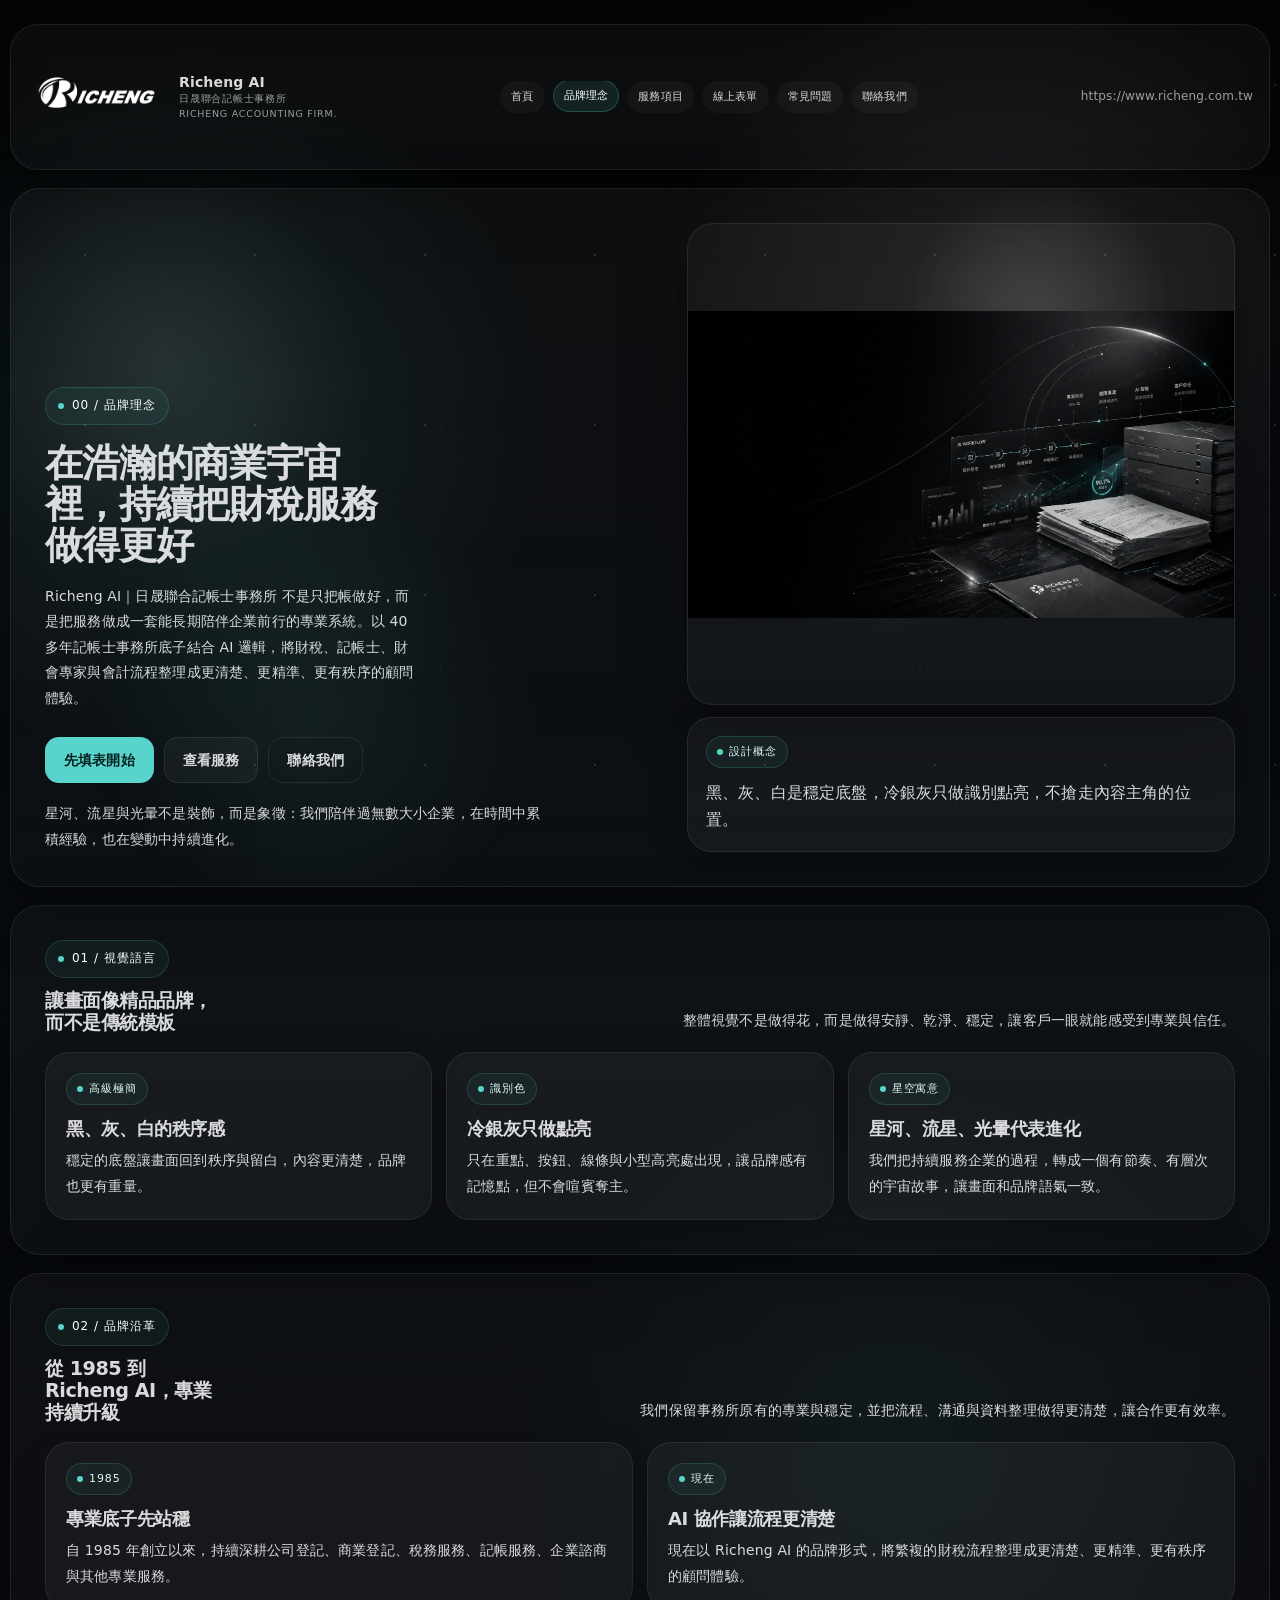
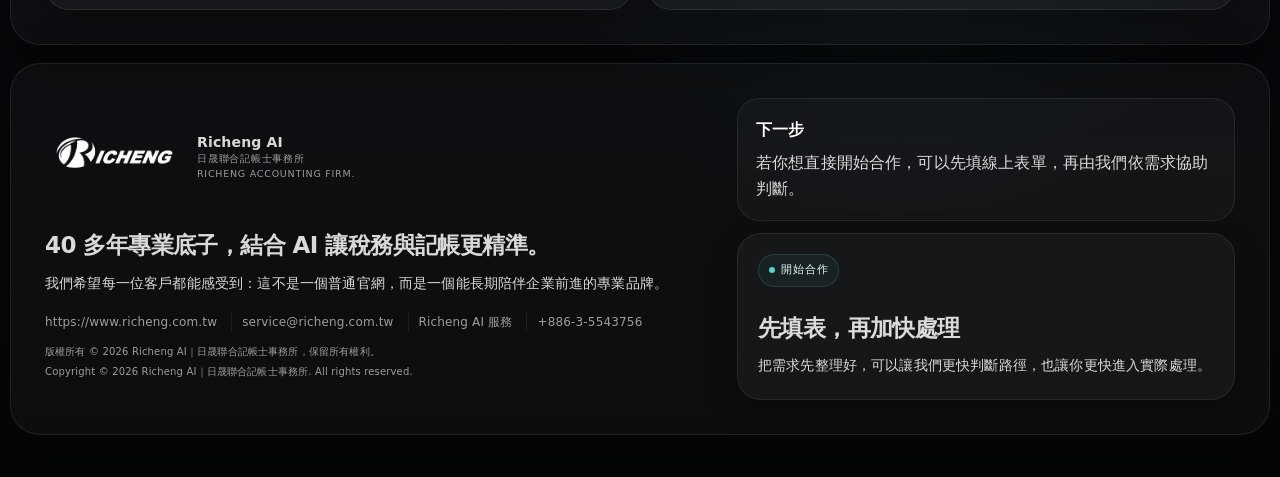
<file: about.html>
﻿<!DOCTYPE html>
<html lang="zh-Hant">
<head>
  <meta charset="UTF-8" />
  <meta name="viewport" content="width=device-width, initial-scale=1.0" />
  <title>品牌理念｜Richeng AI｜日晟聯合記帳士事務所</title>
  <meta name="description" content="Richeng AI｜日晟聯合記帳士事務所 的品牌理念與設計概念，從 40 多年記帳士事務所底子出發，結合 AI 協作、星河意象與高級極簡視覺，打造更有秩序的記帳士、財會專家與財稅顧問品牌。" />
  <meta name="keywords" content="Richeng AI, 日晟聯合記帳士事務所, 日晟稅務AI, 記帳士, 財會專家, 會計, 稅務, 品牌理念, 財稅顧問" />
  <link rel="canonical" href="https://www.richeng.com.tw/about.html" />
  <link rel="alternate" hreflang="zh-Hant" href="https://www.richeng.com.tw/about.html" />
  <link rel="alternate" hreflang="en" href="https://www.richeng.com.tw/en/about.html" />
  <meta name="theme-color" content="#050608" />
  <meta property="og:locale" content="zh_TW" />
  <meta property="og:type" content="website" />
  <meta property="og:site_name" content="Richeng AI｜日晟聯合記帳士事務所" />
  <meta property="og:title" content="品牌理念｜Richeng AI｜日晟聯合記帳士事務所" />
  <meta property="og:description" content="Richeng AI｜日晟聯合記帳士事務所 的品牌理念與設計概念，從 40 多年記帳士事務所底子出發，結合 AI 協作、星河意象與高級極簡視覺，打造更有秩序的記帳士、財會專家與財稅顧問品牌。" />
  <meta property="og:url" content="https://www.richeng.com.tw/about.html" />
  <meta property="og:image" content="https://www.richeng.com.tw/assets/homepage-ai-visuals/richeng-ai-why-v1.png" />
  <meta name="twitter:card" content="summary_large_image" />
  <meta name="twitter:title" content="品牌理念｜Richeng AI｜日晟聯合記帳士事務所" />
  <meta name="twitter:description" content="Richeng AI｜日晟聯合記帳士事務所 的品牌理念與設計概念，從 40 多年記帳士事務所底子出發，結合 AI 協作、星河意象與高級極簡視覺，打造更有秩序的記帳士、財會專家與財稅顧問品牌。" />
  <meta name="twitter:image" content="https://www.richeng.com.tw/assets/homepage-ai-visuals/richeng-ai-why-v1.png" />
  <link rel="stylesheet" href="site.css" />
</head>
<body>
  <main class="page">
    <header class="topbar" aria-label="品牌頂欄">
      <div class="brand">
        <img class="brand-logo" src="richeng-logo.png" alt="Richeng AI logo" />
        <div class="brand-copy">
          <strong>Richeng AI</strong>
          <span>日晟聯合記帳士事務所</span>
          <span class="brand-english">Richeng Accounting Firm.</span>
        </div>
      </div>
      <nav class="topnav" aria-label="主導覽">
        <a href="index.html">首頁</a>
        <a href="about.html" aria-current="page">品牌理念</a>
        <a href="services.html">服務項目</a>
        <a href="forms.html">線上表單</a>
        <a href="faq.html">常見問題</a>
        <a href="contact.html">聯絡我們</a>
      </nav>
      <div class="site-tag">https://www.richeng.com.tw</div>
    </header>

    <section class="hero">
      <div class="hero-inner">
        <div class="hero-grid">
          <div>
            <div class="eyebrow">00 / 品牌理念</div>
            <h1>在浩瀚的商業宇宙裡，持續把財稅服務做得更好</h1>
            <p class="lead">Richeng AI｜日晟聯合記帳士事務所 不是只把帳做好，而是把服務做成一套能長期陪伴企業前行的專業系統。以 40 多年記帳士事務所底子結合 AI 邏輯，將財稅、記帳士、財會專家與會計流程整理成更清楚、更精準、更有秩序的顧問體驗。</p>
            <div class="actions">
              <a class="btn btn-primary" href="forms.html">先填表開始</a>
              <a class="btn btn-secondary" href="services.html">查看服務</a>
              <a class="btn btn-ghost" href="contact.html">聯絡我們</a>
            </div>
            <p class="note" style="margin-top:18px;max-width:56ch;">星河、流星與光暈不是裝飾，而是象徵：我們陪伴過無數大小企業，在時間中累積經驗，也在變動中持續進化。</p>
          </div>
          <div class="hero-side">
            <div class="visual">
              <img src="assets/homepage-ai-visuals/richeng-ai-why-v1.png" alt="Richeng AI 品牌理念視覺，呈現高級極簡與 AI 協作的品牌氣質" />
            </div>
            <div class="glass">
              <div class="tag">設計概念</div>
              <p>黑、灰、白是穩定底盤，冷銀灰只做識別點亮，不搶走內容主角的位置。</p>
            </div>
          </div>
        </div>
      </div>
    </section>

    <section class="section">
      <div class="section-inner">
        <div class="section-head">
          <div>
            <div class="eyebrow">01 / 視覺語言</div>
            <h2>讓畫面像精品品牌，而不是傳統模板</h2>
          </div>
          <p>整體視覺不是做得花，而是做得安靜、乾淨、穩定，讓客戶一眼就能感受到專業與信任。</p>
        </div>
        <div class="grid-3">
          <article class="card">
            <div class="tag">高級極簡</div>
            <h3>黑、灰、白的秩序感</h3>
            <p>穩定的底盤讓畫面回到秩序與留白，內容更清楚，品牌也更有重量。</p>
          </article>
          <article class="card">
            <div class="tag">識別色</div>
            <h3>冷銀灰只做點亮</h3>
            <p>只在重點、按鈕、線條與小型高亮處出現，讓品牌感有記憶點，但不會喧賓奪主。</p>
          </article>
          <article class="card">
            <div class="tag">星空寓意</div>
            <h3>星河、流星、光暈代表進化</h3>
            <p>我們把持續服務企業的過程，轉成一個有節奏、有層次的宇宙故事，讓畫面和品牌語氣一致。</p>
          </article>
        </div>
      </div>
    </section>

    <section class="section">
      <div class="section-inner">
        <div class="section-head">
          <div>
            <div class="eyebrow">02 / 品牌沿革</div>
            <h2>從 1985 到 Richeng AI，專業持續升級</h2>
          </div>
          <p>我們保留事務所原有的專業與穩定，並把流程、溝通與資料整理做得更清楚，讓合作更有效率。</p>
        </div>
        <div class="grid-2">
          <article class="card">
            <div class="tag">1985</div>
            <h3>專業底子先站穩</h3>
            <p>自 1985 年創立以來，持續深耕公司登記、商業登記、稅務服務、記帳服務、企業諮商與其他專業服務。</p>
          </article>
          <article class="card">
            <div class="tag">現在</div>
            <h3>AI 協作讓流程更清楚</h3>
            <p>現在以 Richeng AI 的品牌形式，將繁複的財稅流程整理成更清楚、更精準、更有秩序的顧問體驗。</p>
          </article>
        </div>
      </div>
    </section>

    <footer class="footer" aria-label="頁尾">
      <div class="footer-inner footer-grid">
        <div class="footer-copy">
          <div class="brand">
            <img class="brand-logo" src="richeng-logo.png" alt="Richeng AI logo" />
            <div class="brand-copy">
              <strong>Richeng AI</strong>
          <span>日晟聯合記帳士事務所</span>
          <span class="brand-english">Richeng Accounting Firm.</span>
            </div>
          </div>
          <h3>40 多年專業底子，結合 AI 讓稅務與記帳更精準。</h3>
          <p>我們希望每一位客戶都能感受到：這不是一個普通官網，而是一個能長期陪伴企業前進的專業品牌。</p>
          <div class="footer-rail">
            <span>https://www.richeng.com.tw</span>
            <span>service@richeng.com.tw</span>
            <span>Richeng AI 服務</span>
            <span>+886-3-5543756</span>
          </div>
          <div class="footer-copyright">
            <span>版權所有 © 2026 Richeng AI｜日晟聯合記帳士事務所，保留所有權利。</span>
            <span>Copyright © 2026 Richeng AI｜日晟聯合記帳士事務所. All rights reserved.</span>
          </div>
        </div>
        <div class="footer-links">
          <div class="footer-link">
            <strong>下一步</strong>
            若你想直接開始合作，可以先填線上表單，再由我們依需求協助判斷。
          </div>
          <a class="location-card" href="forms.html">
            <div class="tag">開始合作</div>
            <h3>先填表，再加快處理</h3>
            <p>把需求先整理好，可以讓我們更快判斷路徑，也讓你更快進入實際處理。</p>
          </a>
        </div>
      </div>
    </footer>
  </main>
  <script src="site.js"></script>
</body>
</html>
</file>
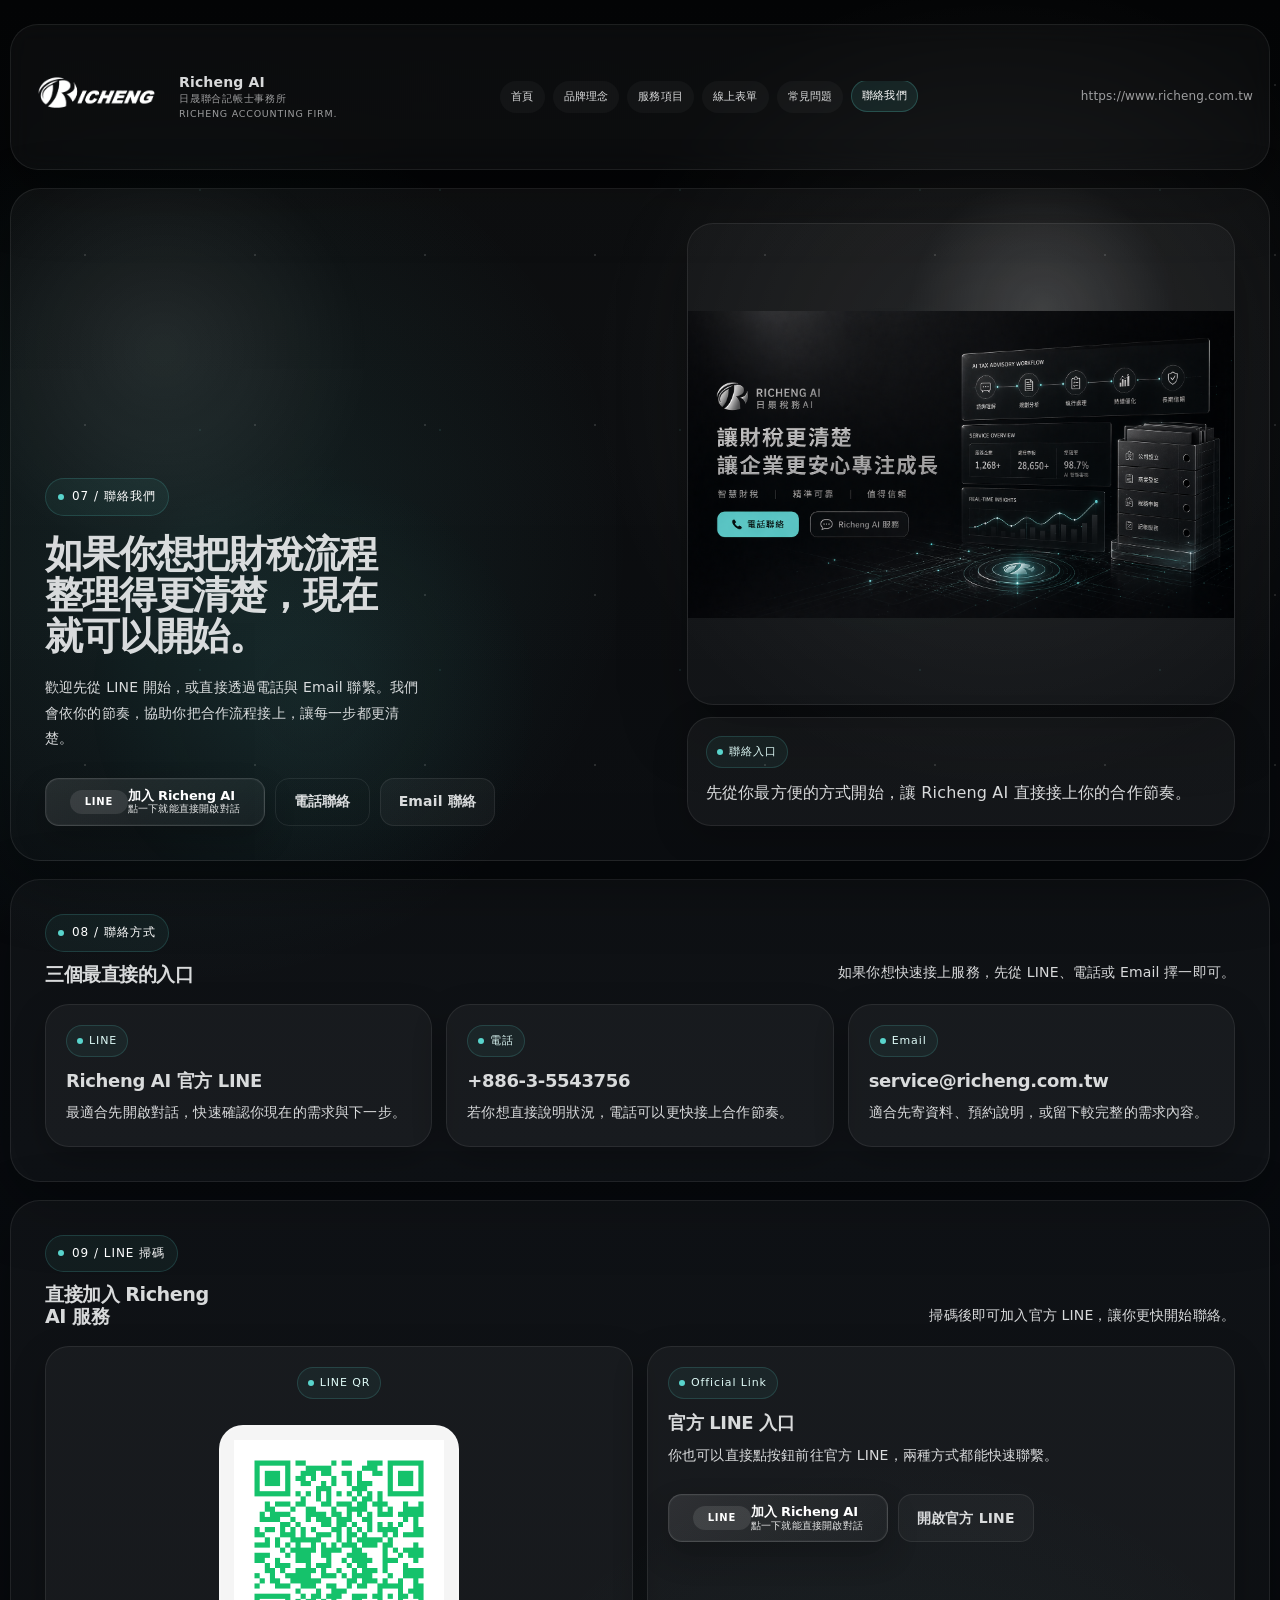
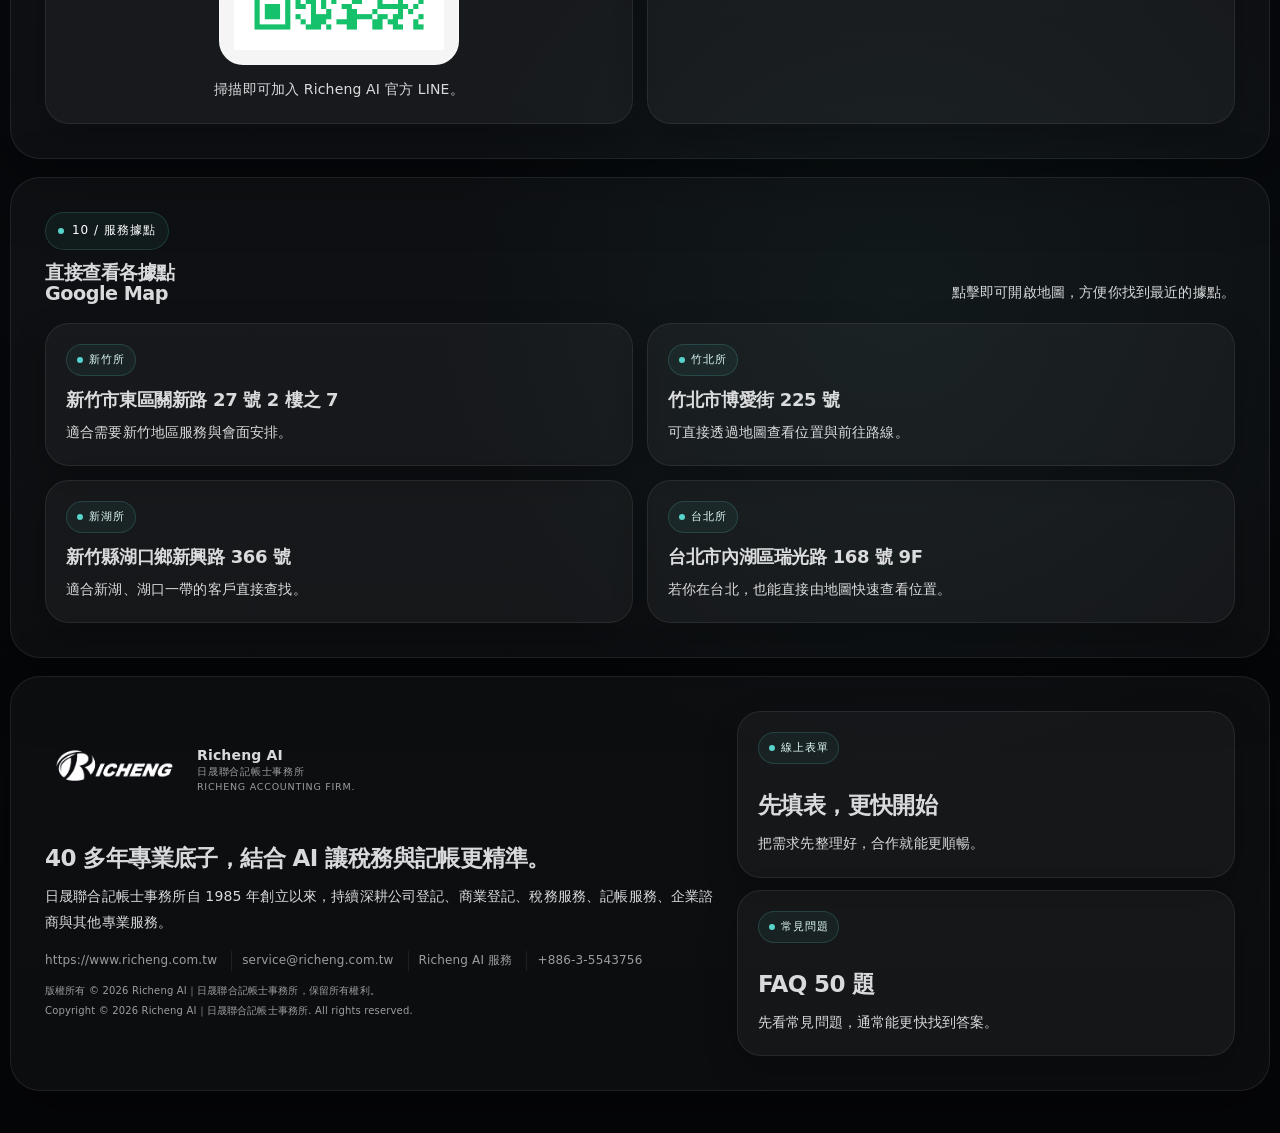
<file: contact.html>
﻿<!DOCTYPE html>
<html lang="zh-Hant">
<head>
  <meta charset="UTF-8" />
  <meta name="viewport" content="width=device-width, initial-scale=1.0" />
  <title>聯絡我們｜Richeng AI｜日晟聯合記帳士事務所</title>
  <meta name="description" content="聯絡 Richeng AI｜日晟聯合記帳士事務所，透過 LINE、電話或 Email 直接與我們接洽，也可查看各據點 Google Map 與掃碼加入官方 LINE；適合記帳士、財會專家與稅務合作詢問。" />
  <meta name="keywords" content="Richeng AI, 日晟聯合記帳士事務所, 日晟稅務AI, 記帳士, 財會專家, 稅務, 聯絡我們, LINE, 電話, Email" />
  <link rel="canonical" href="https://www.richeng.com.tw/contact.html" />
  <link rel="alternate" hreflang="zh-Hant" href="https://www.richeng.com.tw/contact.html" />
  <link rel="alternate" hreflang="en" href="https://www.richeng.com.tw/en/contact.html" />
  <meta name="theme-color" content="#050608" />
  <meta property="og:locale" content="zh_TW" />
  <meta property="og:type" content="website" />
  <meta property="og:site_name" content="Richeng AI｜日晟聯合記帳士事務所" />
  <meta property="og:title" content="聯絡我們｜Richeng AI｜日晟聯合記帳士事務所" />
  <meta property="og:description" content="透過 LINE、電話或 Email 直接聯絡 Richeng AI｜日晟聯合記帳士事務所，也可掃碼加入官方 LINE 或查看各據點地圖；適合記帳士、財會專家與稅務合作詢問。" />
  <meta property="og:url" content="https://www.richeng.com.tw/contact.html" />
  <meta property="og:image" content="https://www.richeng.com.tw/assets/homepage-ai-visuals/richeng-ai-support-b-v4.png" />
  <meta name="twitter:card" content="summary_large_image" />
  <meta name="twitter:title" content="聯絡我們｜Richeng AI｜日晟聯合記帳士事務所" />
  <meta name="twitter:description" content="透過 LINE、電話或 Email 聯絡 Richeng AI｜日晟聯合記帳士事務所，或直接查看各據點與掃碼加入官方 LINE；適合記帳士、財會專家與稅務合作詢問。" />
  <meta name="twitter:image" content="https://www.richeng.com.tw/assets/homepage-ai-visuals/richeng-ai-support-b-v4.png" />
  <link rel="stylesheet" href="site.css" />
</head>
<body>
  <main class="page">
    <header class="topbar" aria-label="品牌頂欄">
      <div class="brand">
        <img class="brand-logo" src="richeng-logo.png" alt="Richeng AI logo" />
        <div class="brand-copy">
          <strong>Richeng AI</strong>
          <span>日晟聯合記帳士事務所</span>
          <span class="brand-english">Richeng Accounting Firm.</span>
        </div>
      </div>
      <nav class="topnav" aria-label="主要導覽">
        <a href="index.html">首頁</a>
        <a href="about.html">品牌理念</a>
        <a href="services.html">服務項目</a>
        <a href="forms.html">線上表單</a>
        <a href="faq.html">常見問題</a>
        <a href="contact.html" aria-current="page">聯絡我們</a>
      </nav>
      <div class="site-tag">https://www.richeng.com.tw</div>
    </header>

    <section class="hero">
      <div class="hero-inner">
        <div class="hero-grid">
          <div>
            <div class="eyebrow">07 / 聯絡我們</div>
            <h1>如果你想把財稅流程整理得更清楚，現在就可以開始。</h1>
            <p class="lead">歡迎先從 LINE 開始，或直接透過電話與 Email 聯繫。我們會依你的節奏，協助你把合作流程接上，讓每一步都更清楚。</p>
            <div class="actions">
              <a class="btn btn-primary btn-line" href="https://line.me/ti/p/@richeng" target="_blank" rel="noreferrer" aria-label="加入 Richeng AI">
                <span class="btn-line-copy">
                  <strong>加入 Richeng AI</strong>
                  <span>點一下就能直接開啟對話</span>
                </span>
              </a>
              <a class="btn btn-ghost" href="tel:+88635543756">電話聯絡</a>
              <a class="btn btn-secondary" href="mailto:service@richeng.com.tw">Email 聯絡</a>
            </div>
          </div>
          <div class="hero-side">
            <div class="visual">
              <img src="assets/homepage-ai-visuals/richeng-ai-support-b-v4.png" alt="Richeng AI 聯絡頁陪襯視覺，帶有暖度的高級品牌背景" loading="lazy" decoding="async" />
            </div>
            <div class="glass">
              <div class="tag">聯絡入口</div>
              <p>先從你最方便的方式開始，讓 Richeng AI 直接接上你的合作節奏。</p>
            </div>
          </div>
        </div>
      </div>
    </section>

    <section class="section">
      <div class="section-inner">
        <div class="section-head">
          <div>
            <div class="eyebrow">08 / 聯絡方式</div>
            <h2>三個最直接的入口</h2>
          </div>
          <p>如果你想快速接上服務，先從 LINE、電話或 Email 擇一即可。</p>
        </div>
        <div class="grid-3">
          <article class="card">
            <div class="tag">LINE</div>
            <h3>Richeng AI 官方 LINE</h3>
            <p>最適合先開啟對話，快速確認你現在的需求與下一步。</p>
          </article>
          <article class="card">
            <div class="tag">電話</div>
            <h3>+886-3-5543756</h3>
            <p>若你想直接說明狀況，電話可以更快接上合作節奏。</p>
          </article>
          <article class="card">
            <div class="tag">Email</div>
            <h3>service@richeng.com.tw</h3>
            <p>適合先寄資料、預約說明，或留下較完整的需求內容。</p>
          </article>
        </div>
      </div>
    </section>

    <section class="section">
      <div class="section-inner">
        <div class="section-head">
          <div>
            <div class="eyebrow">09 / LINE 掃碼</div>
            <h2>直接加入 Richeng AI 服務</h2>
          </div>
          <p>掃碼後即可加入官方 LINE，讓你更快開始聯絡。</p>
        </div>
        <div class="grid-2">
          <div class="card qr-card">
            <div class="tag">LINE QR</div>
            <div class="qr-frame">
              <img src="assets/contact/richeng-line-qr.png" alt="Richeng AI 官方 LINE QR code" loading="lazy" decoding="async" />
            </div>
            <p>掃描即可加入 Richeng AI 官方 LINE。</p>
          </div>
          <div class="card">
            <div class="tag">Official Link</div>
            <h3>官方 LINE 入口</h3>
            <p>你也可以直接點按鈕前往官方 LINE，兩種方式都能快速聯繫。</p>
            <div class="actions">
              <a class="btn btn-primary btn-line" href="https://line.me/ti/p/@richeng" target="_blank" rel="noreferrer" aria-label="加入 Richeng AI">
                <span class="btn-line-copy">
                  <strong>加入 Richeng AI</strong>
                  <span>點一下就能直接開啟對話</span>
                </span>
              </a>
              <a class="btn btn-secondary" href="https://line.me/ti/p/@richeng" target="_blank" rel="noreferrer">開啟官方 LINE</a>
            </div>
          </div>
        </div>
      </div>
    </section>

    <section class="section">
      <div class="section-inner">
        <div class="section-head">
          <div>
            <div class="eyebrow">10 / 服務據點</div>
            <h2>直接查看各據點 Google Map</h2>
          </div>
          <p>點擊即可開啟地圖，方便你找到最近的據點。</p>
        </div>
        <div class="grid-2">
          <a class="location-card" href="https://maps.app.goo.gl/iZpEc3vzEeJVRFLW7" target="_blank" rel="noreferrer noopener">
            <div class="tag">新竹所</div>
            <h3>新竹市東區關新路 27 號 2 樓之 7</h3>
            <p>適合需要新竹地區服務與會面安排。</p>
          </a>
          <a class="location-card" href="https://maps.app.goo.gl/Djgkr9Jpm6oo32sm9" target="_blank" rel="noreferrer noopener">
            <div class="tag">竹北所</div>
            <h3>竹北市博愛街 225 號</h3>
            <p>可直接透過地圖查看位置與前往路線。</p>
          </a>
          <a class="location-card" href="https://maps.app.goo.gl/BXxswvLHnF2FzgBs5" target="_blank" rel="noreferrer noopener">
            <div class="tag">新湖所</div>
            <h3>新竹縣湖口鄉新興路 366 號</h3>
            <p>適合新湖、湖口一帶的客戶直接查找。</p>
          </a>
          <a class="location-card" href="https://maps.app.goo.gl/iZpEc3vzEeJVRFLW7" target="_blank" rel="noreferrer noopener">
            <div class="tag">台北所</div>
            <h3>台北市內湖區瑞光路 168 號 9F</h3>
            <p>若你在台北，也能直接由地圖快速查看位置。</p>
          </a>
        </div>
      </div>
    </section>

    <footer class="footer" aria-label="頁尾">
      <div class="footer-inner footer-grid">
        <div class="footer-copy">
          <div class="brand">
            <img class="brand-logo" src="richeng-logo.png" alt="Richeng AI logo" />
            <div class="brand-copy">
              <strong>Richeng AI</strong>
          <span>日晟聯合記帳士事務所</span>
          <span class="brand-english">Richeng Accounting Firm.</span>
            </div>
          </div>
          <h3>40 多年專業底子，結合 AI 讓稅務與記帳更精準。</h3>
          <p>日晟聯合記帳士事務所自 1985 年創立以來，持續深耕公司登記、商業登記、稅務服務、記帳服務、企業諮商與其他專業服務。</p>
          <div class="footer-rail">
            <span>https://www.richeng.com.tw</span>
            <span>service@richeng.com.tw</span>
            <span>Richeng AI 服務</span>
            <span>+886-3-5543756</span>
          </div>
          <div class="footer-copyright">
            <span>版權所有 © 2026 Richeng AI｜日晟聯合記帳士事務所，保留所有權利。</span>
            <span>Copyright © 2026 Richeng AI｜日晟聯合記帳士事務所. All rights reserved.</span>
          </div>
        </div>
        <div class="footer-links">
          <a class="location-card" href="forms.html">
            <div class="tag">線上表單</div>
            <h3>先填表，更快開始</h3>
            <p>把需求先整理好，合作就能更順暢。</p>
          </a>
          <a class="location-card" href="faq.html">
            <div class="tag">常見問題</div>
            <h3>FAQ 50 題</h3>
            <p>先看常見問題，通常能更快找到答案。</p>
          </a>
        </div>
      </div>
    </footer>
  </main>
  <script src="site.js"></script>
</body>
</html>
</file>
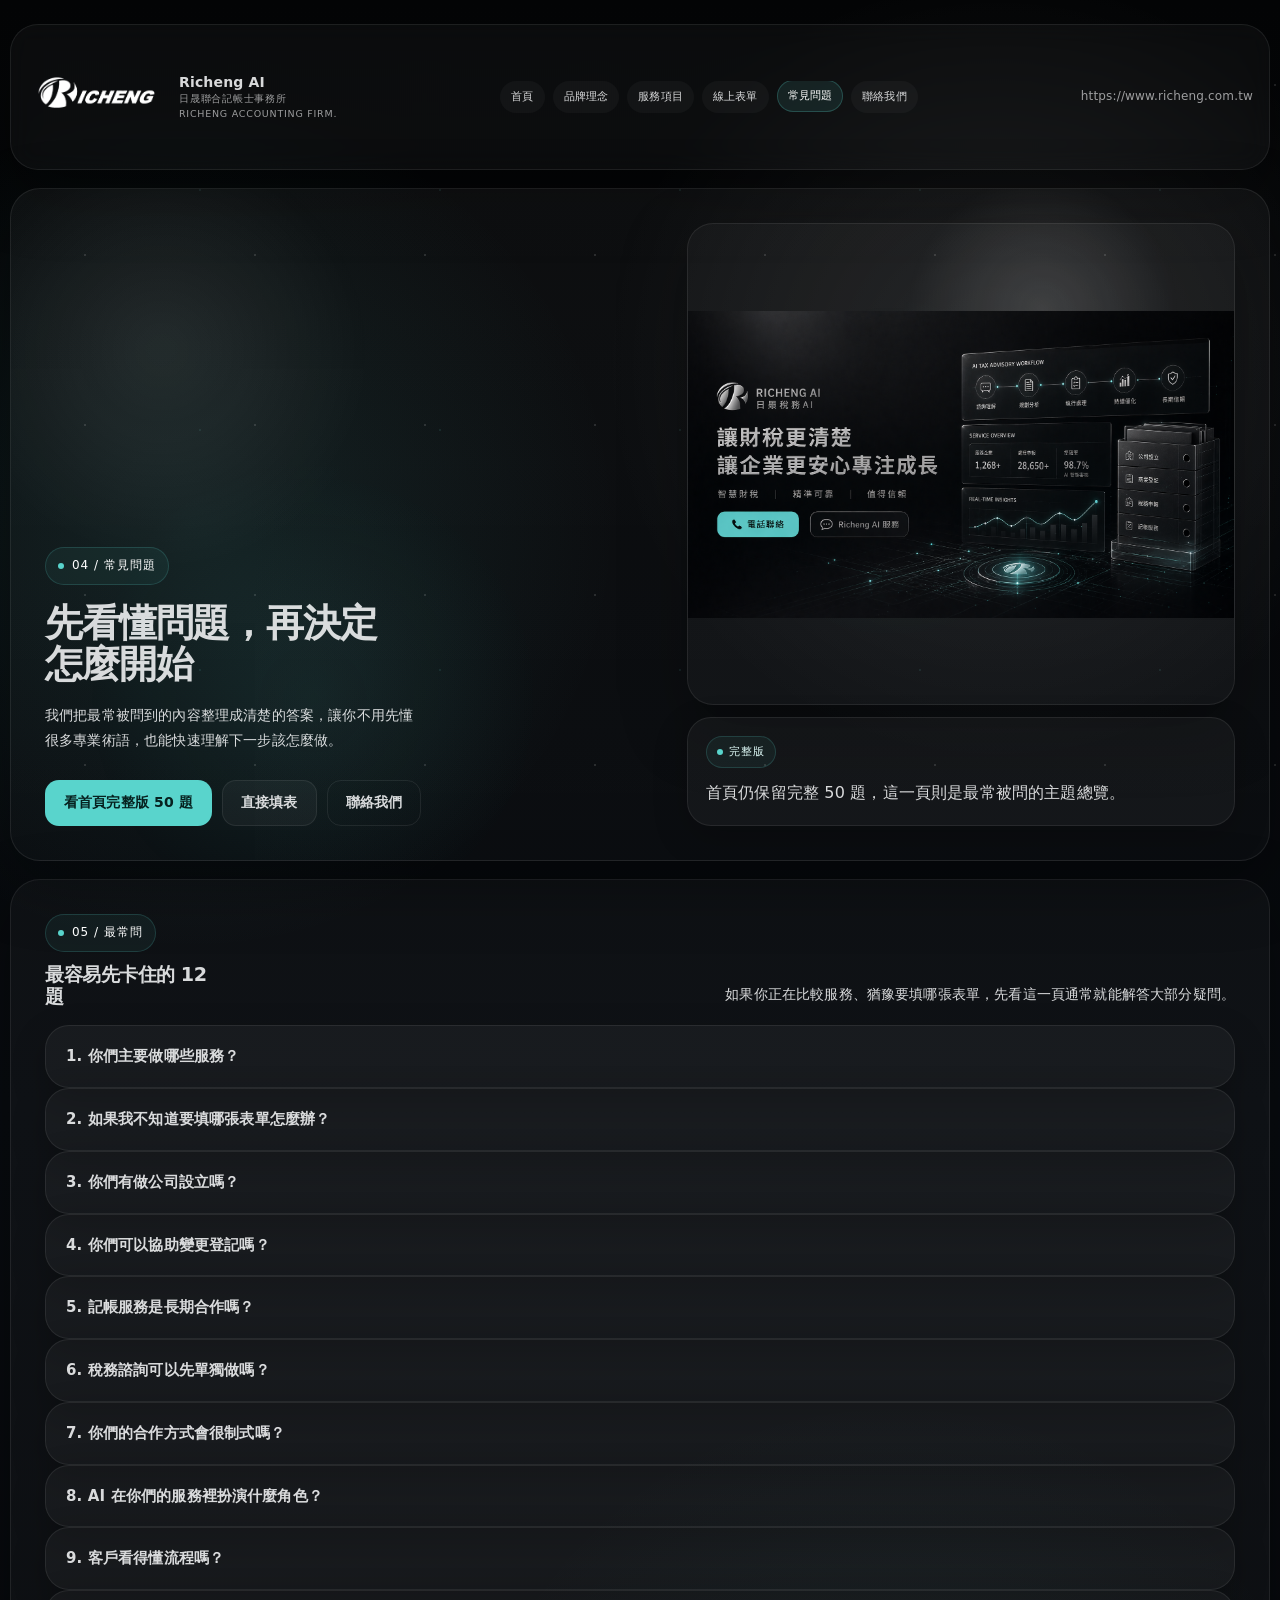
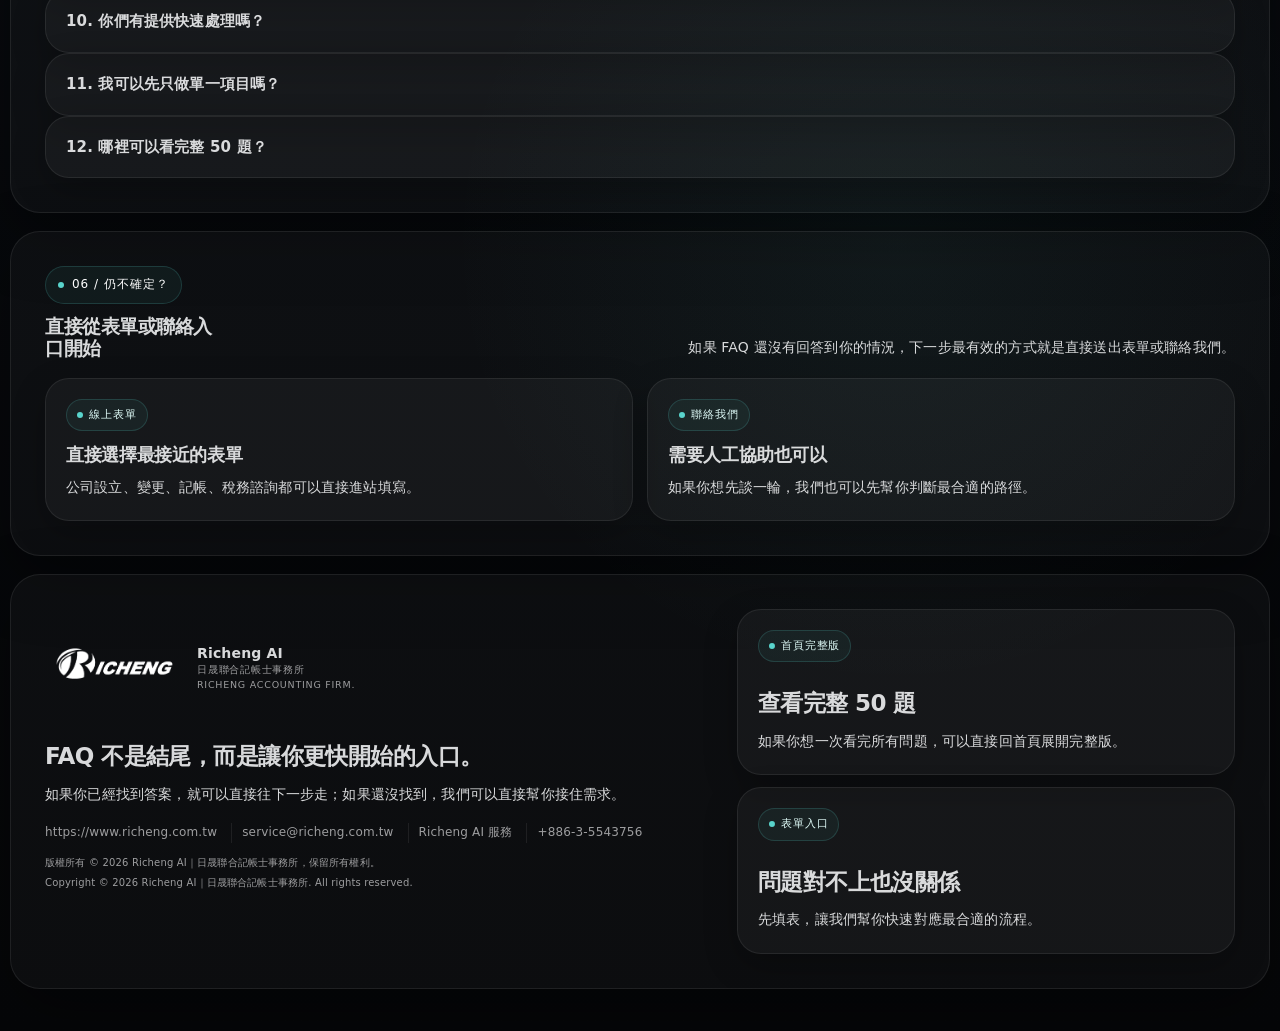
<file: faq.html>
﻿<!DOCTYPE html>
<html lang="zh-Hant">
<head>
  <meta charset="UTF-8" />
  <meta name="viewport" content="width=device-width, initial-scale=1.0" />
  <title>常見問題｜Richeng AI｜日晟聯合記帳士事務所</title>
  <meta name="description" content="Richeng AI｜日晟聯合記帳士事務所 常見問題整理，包含公司設立、商業登記、記帳士、財會專家、稅務記帳、表單使用與合作方式；首頁另有完整 50 題 FAQ。" />
  <meta name="keywords" content="Richeng AI, 日晟聯合記帳士事務所, 日晟稅務AI, 記帳士, 財會專家, 稅務記帳, 公司設立, 商業登記, FAQ" />
  <link rel="canonical" href="https://www.richeng.com.tw/faq.html" />
  <link rel="alternate" hreflang="zh-Hant" href="https://www.richeng.com.tw/faq.html" />
  <link rel="alternate" hreflang="en" href="https://www.richeng.com.tw/en/faq.html" />
  <meta name="theme-color" content="#050608" />
  <meta property="og:locale" content="zh_TW" />
  <meta property="og:type" content="website" />
  <meta property="og:site_name" content="Richeng AI｜日晟聯合記帳士事務所" />
  <meta property="og:title" content="常見問題｜Richeng AI｜日晟聯合記帳士事務所" />
  <meta property="og:description" content="Richeng AI｜日晟聯合記帳士事務所 常見問題整理，包含公司設立、商業登記、記帳士、財會專家、稅務記帳、表單使用與合作方式；首頁另有完整 50 題 FAQ。" />
  <meta property="og:url" content="https://www.richeng.com.tw/faq.html" />
  <meta property="og:image" content="https://www.richeng.com.tw/assets/homepage-ai-visuals/richeng-ai-support-b-v4.png" />
  <meta name="twitter:card" content="summary_large_image" />
  <meta name="twitter:title" content="常見問題｜Richeng AI｜日晟聯合記帳士事務所" />
  <meta name="twitter:description" content="Richeng AI｜日晟聯合記帳士事務所 常見問題整理，包含公司設立、商業登記、記帳士、財會專家、稅務記帳、表單使用與合作方式；首頁另有完整 50 題 FAQ。" />
  <meta name="twitter:image" content="https://www.richeng.com.tw/assets/homepage-ai-visuals/richeng-ai-support-b-v4.png" />
  <link rel="stylesheet" href="site.css" />
</head>
<body>
  <main class="page">
    <header class="topbar" aria-label="品牌頂欄">
      <div class="brand">
        <img class="brand-logo" src="richeng-logo.png" alt="Richeng AI logo" />
        <div class="brand-copy">
          <strong>Richeng AI</strong>
          <span>日晟聯合記帳士事務所</span>
          <span class="brand-english">Richeng Accounting Firm.</span>
        </div>
      </div>
      <nav class="topnav" aria-label="主導覽">
        <a href="index.html">首頁</a>
        <a href="about.html">品牌理念</a>
        <a href="services.html">服務項目</a>
        <a href="forms.html">線上表單</a>
        <a href="faq.html" aria-current="page">常見問題</a>
        <a href="contact.html">聯絡我們</a>
      </nav>
      <div class="site-tag">https://www.richeng.com.tw</div>
    </header>

    <section class="hero">
      <div class="hero-inner">
        <div class="hero-grid">
          <div>
            <div class="eyebrow">04 / 常見問題</div>
            <h1>先看懂問題，再決定怎麼開始</h1>
            <p class="lead">我們把最常被問到的內容整理成清楚的答案，讓你不用先懂很多專業術語，也能快速理解下一步該怎麼做。</p>
            <div class="actions">
              <a class="btn btn-primary" href="index.html#faq">看首頁完整版 50 題</a>
              <a class="btn btn-secondary" href="forms.html">直接填表</a>
              <a class="btn btn-ghost" href="contact.html">聯絡我們</a>
            </div>
          </div>
          <div class="hero-side">
            <div class="visual">
              <img src="assets/homepage-ai-visuals/richeng-ai-support-b-v4.png" alt="Richeng AI FAQ 與收單視覺，安靜高級的品牌背景" />
            </div>
            <div class="glass">
              <div class="tag">完整版</div>
              <p>首頁仍保留完整 50 題，這一頁則是最常被問的主題總覽。</p>
            </div>
          </div>
        </div>
      </div>
    </section>

    <section class="section">
      <div class="section-inner">
        <div class="section-head">
          <div>
            <div class="eyebrow">05 / 最常問</div>
            <h2>最容易先卡住的 12 題</h2>
          </div>
          <p>如果你正在比較服務、猶豫要填哪張表單，先看這一頁通常就能解答大部分疑問。</p>
        </div>
        <details class="faq-item"><summary>1. 你們主要做哪些服務？</summary><div class="faq-answer">我們主要提供公司設立、商業登記、稅務服務、記帳服務、企業諮商與其他專業協作。目標不是只做單一項目，而是把財稅流程做得更清楚、更穩定。</div></details>
        <details class="faq-item"><summary>2. 如果我不知道要填哪張表單怎麼辦？</summary><div class="faq-answer">可以先選最接近的那一張，或直接聯絡我們。我們會幫你判斷最合適的入口，不需要第一次就完全選對。</div></details>
        <details class="faq-item"><summary>3. 你們有做公司設立嗎？</summary><div class="faq-answer">有，公司設立是我們最常見的服務之一。從規劃、資料整理到申辦流程，我們都可以協助你把方向先理清楚。</div></details>
        <details class="faq-item"><summary>4. 你們可以協助變更登記嗎？</summary><div class="faq-answer">可以，包含公司變更與商業變更都能協助。變更常常牽涉到文件一致性與時程安排，我們會幫你一起確認。</div></details>
        <details class="faq-item"><summary>5. 記帳服務是長期合作嗎？</summary><div class="faq-answer">多數情況下是長期合作，也可以依企業需求安排單一服務。重點是讓帳務更清楚，後續更容易追蹤與管理。</div></details>
        <details class="faq-item"><summary>6. 稅務諮詢可以先單獨做嗎？</summary><div class="faq-answer">可以，若你只是想先了解方向，稅務諮詢表就是很好的起點。先把問題整理清楚，再開始處理通常會更有效率。</div></details>
        <details class="faq-item"><summary>7. 你們的合作方式會很制式嗎？</summary><div class="faq-answer">不會，我們會依你的情況整理成適合的合作方式，而不是只給固定模板。不同產業、不同階段，需要的安排不會完全相同。</div></details>
        <details class="faq-item"><summary>8. AI 在你們的服務裡扮演什麼角色？</summary><div class="faq-answer">AI 主要用在流程整理、資訊歸納與協作輔助，讓我們更快看懂需求、更快整理資料，但最終仍由專業判斷把關。</div></details>
        <details class="faq-item"><summary>9. 客戶看得懂流程嗎？</summary><div class="faq-answer">會，我們會用盡量清楚的方式說明步驟，避免專業術語太多。好的服務應該是讓人看得懂，而不是更困惑。</div></details>
        <details class="faq-item"><summary>10. 你們有提供快速處理嗎？</summary><div class="faq-answer">如果案件較急，我們會先評估可行性，再安排處理順序。急件的重點不是盲目加快，而是先把最重要的部分處理好。</div></details>
        <details class="faq-item"><summary>11. 我可以先只做單一項目嗎？</summary><div class="faq-answer">可以，你不一定要一次把所有事情都交給我們。若你只需要單一服務，也能依需求單獨安排。</div></details>
        <details class="faq-item"><summary>12. 哪裡可以看完整 50 題？</summary><div class="faq-answer">首頁有完整的 50 題 FAQ 可展開查看。這一頁是精簡版總覽，方便你先快速了解最常見的問題。</div></details>
      </div>
    </section>

    <section class="section">
      <div class="section-inner">
        <div class="section-head">
          <div>
            <div class="eyebrow">06 / 仍不確定？</div>
            <h2>直接從表單或聯絡入口開始</h2>
          </div>
          <p>如果 FAQ 還沒有回答到你的情況，下一步最有效的方式就是直接送出表單或聯絡我們。</p>
        </div>
        <div class="grid-2">
          <a class="location-card" href="forms.html">
            <div class="tag">線上表單</div>
            <h3>直接選擇最接近的表單</h3>
            <p>公司設立、變更、記帳、稅務諮詢都可以直接進站填寫。</p>
          </a>
          <a class="location-card" href="contact.html">
            <div class="tag">聯絡我們</div>
            <h3>需要人工協助也可以</h3>
            <p>如果你想先談一輪，我們也可以先幫你判斷最合適的路徑。</p>
          </a>
        </div>
      </div>
    </section>

    <footer class="footer" aria-label="頁尾">
      <div class="footer-inner footer-grid">
        <div class="footer-copy">
          <div class="brand">
            <img class="brand-logo" src="richeng-logo.png" alt="Richeng AI logo" />
            <div class="brand-copy">
              <strong>Richeng AI</strong>
          <span>日晟聯合記帳士事務所</span>
          <span class="brand-english">Richeng Accounting Firm.</span>
            </div>
          </div>
          <h3>FAQ 不是結尾，而是讓你更快開始的入口。</h3>
          <p>如果你已經找到答案，就可以直接往下一步走；如果還沒找到，我們可以直接幫你接住需求。</p>
          <div class="footer-rail">
            <span>https://www.richeng.com.tw</span>
            <span>service@richeng.com.tw</span>
            <span>Richeng AI 服務</span>
            <span>+886-3-5543756</span>
          </div>
          <div class="footer-copyright">
            <span>版權所有 © 2026 Richeng AI｜日晟聯合記帳士事務所，保留所有權利。</span>
            <span>Copyright © 2026 Richeng AI｜日晟聯合記帳士事務所. All rights reserved.</span>
          </div>
        </div>
        <div class="footer-links">
          <a class="location-card" href="index.html#faq">
            <div class="tag">首頁完整版</div>
            <h3>查看完整 50 題</h3>
            <p>如果你想一次看完所有問題，可以直接回首頁展開完整版。</p>
          </a>
          <a class="location-card" href="forms.html">
            <div class="tag">表單入口</div>
            <h3>問題對不上也沒關係</h3>
            <p>先填表，讓我們幫你快速對應最合適的流程。</p>
          </a>
        </div>
      </div>
    </footer>
  </main>
  <script src="site.js"></script>
</body>
</html>
</file>
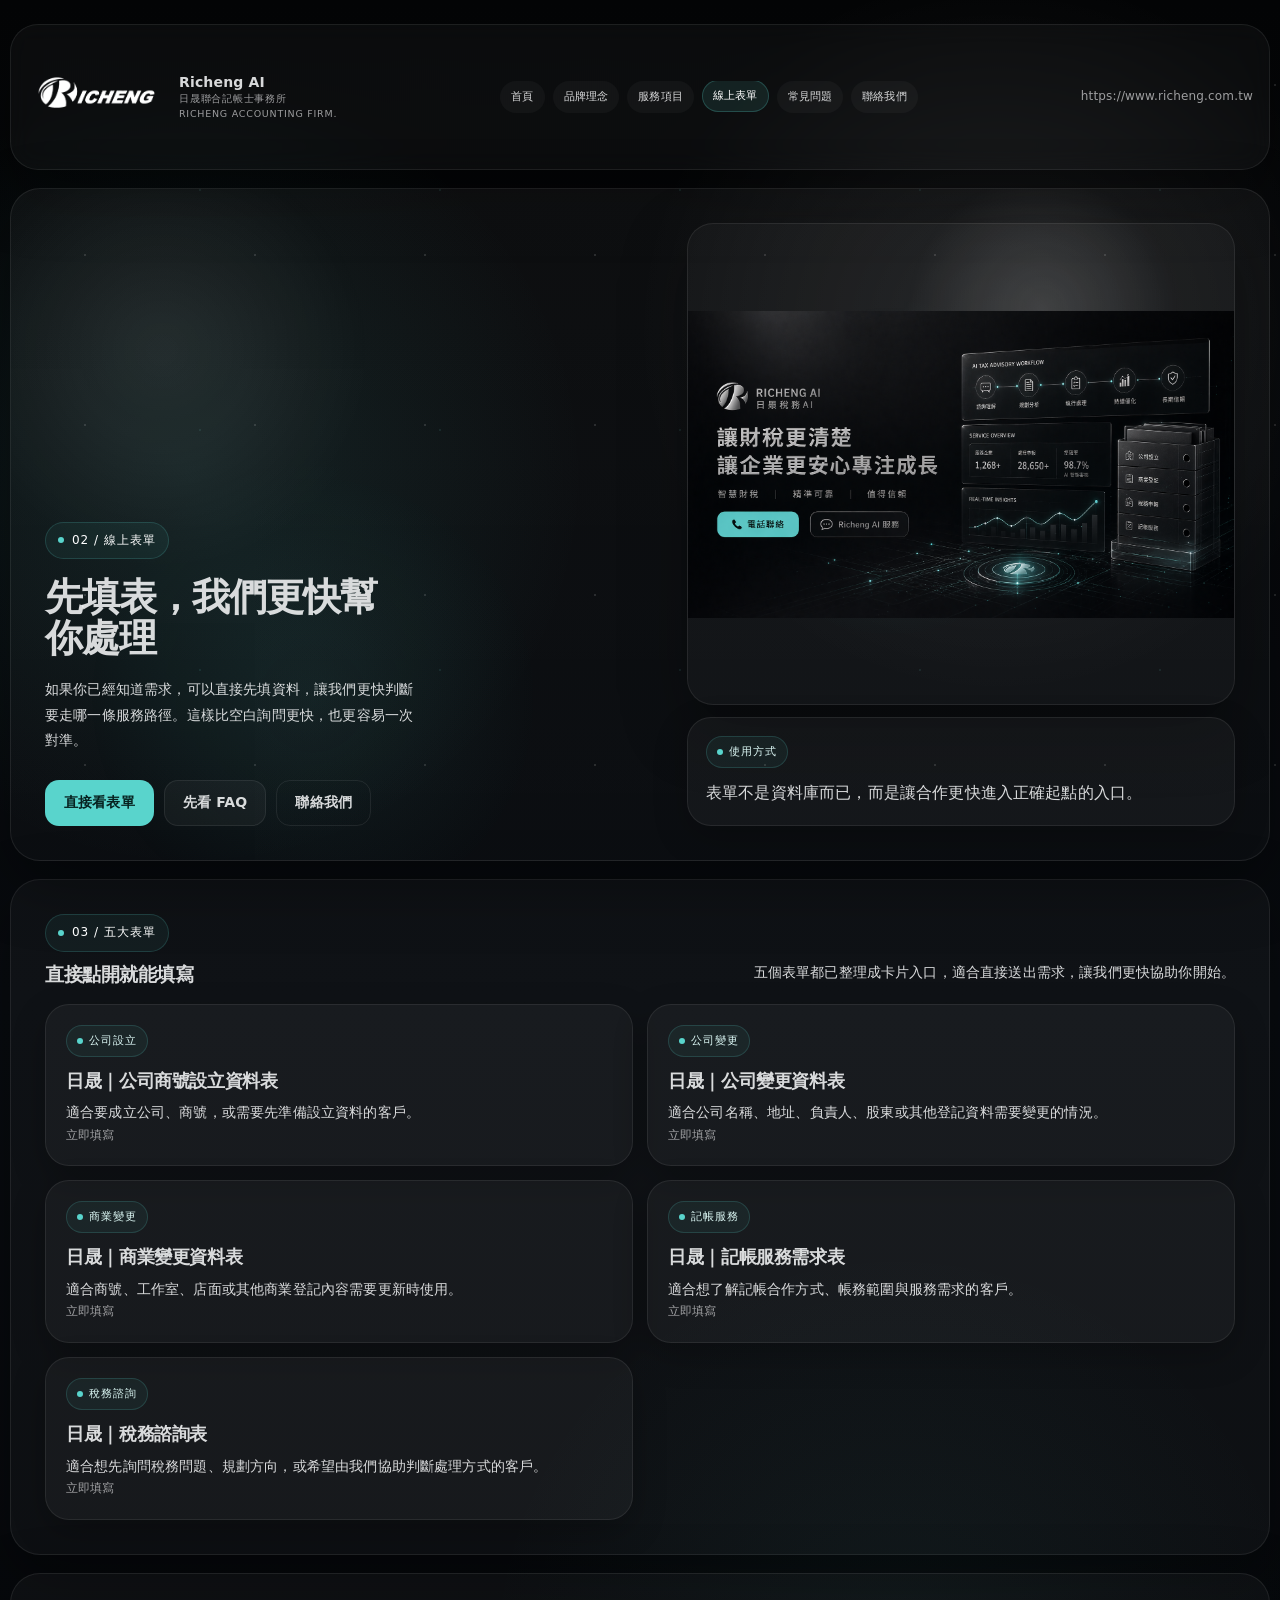
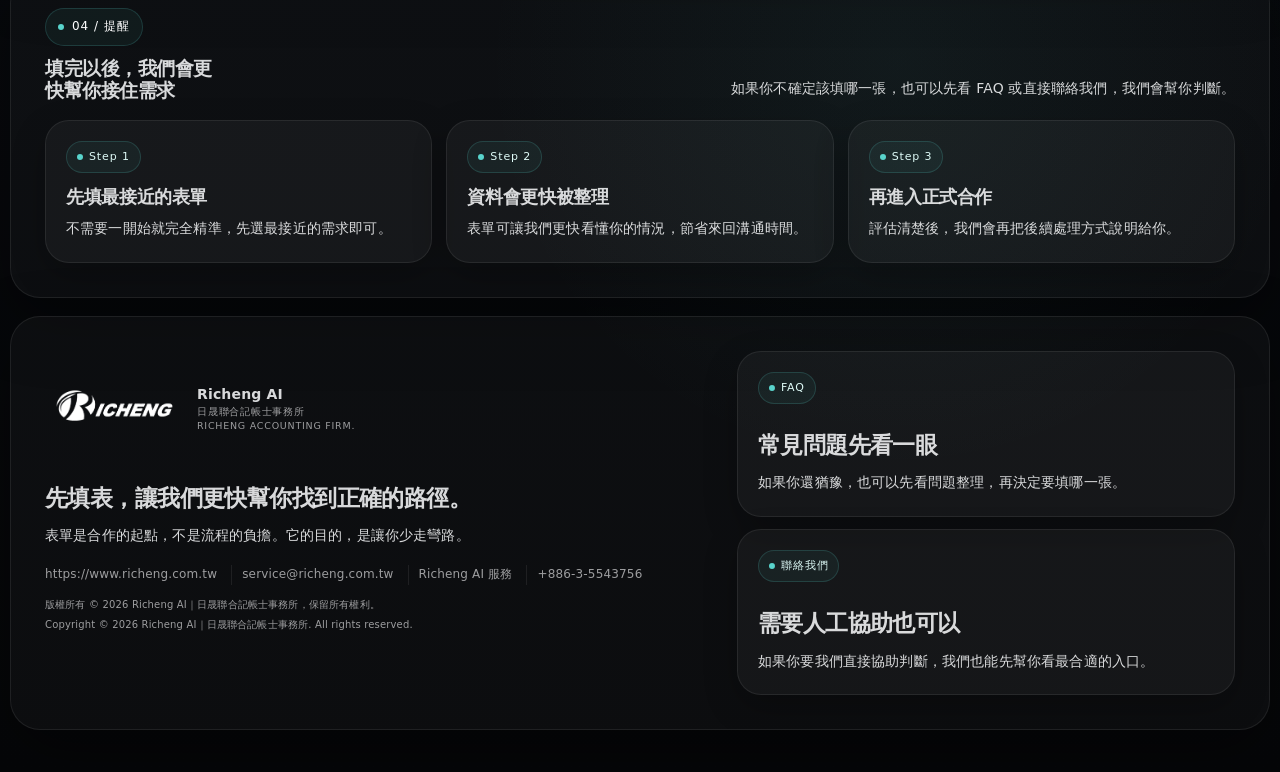
<file: forms.html>
﻿<!DOCTYPE html>
<html lang="zh-Hant">
<head>
  <meta charset="UTF-8" />
  <meta name="viewport" content="width=device-width, initial-scale=1.0" />
  <title>線上表單｜Richeng AI｜日晟聯合記帳士事務所</title>
  <meta name="description" content="Richeng AI｜日晟聯合記帳士事務所 線上表單入口：公司商號設立、公司變更、商業變更、記帳士、財會專家需求與稅務諮詢，直接填寫就能開始。" />
  <meta name="keywords" content="Richeng AI, 日晟聯合記帳士事務所, 日晟稅務AI, 記帳士, 財會專家, 稅務諮詢, 公司商號設立, 公司變更, 商業變更, 線上表單" />
  <link rel="canonical" href="https://www.richeng.com.tw/forms.html" />
  <link rel="alternate" hreflang="zh-Hant" href="https://www.richeng.com.tw/forms.html" />
  <link rel="alternate" hreflang="en" href="https://www.richeng.com.tw/en/forms.html" />
  <meta name="theme-color" content="#050608" />
  <meta property="og:locale" content="zh_TW" />
  <meta property="og:type" content="website" />
  <meta property="og:site_name" content="Richeng AI｜日晟聯合記帳士事務所" />
  <meta property="og:title" content="線上表單｜Richeng AI｜日晟聯合記帳士事務所" />
  <meta property="og:description" content="Richeng AI｜日晟聯合記帳士事務所 線上表單入口：公司商號設立、公司變更、商業變更、記帳士、財會專家需求與稅務諮詢，直接填寫就能開始。" />
  <meta property="og:url" content="https://www.richeng.com.tw/forms.html" />
  <meta property="og:image" content="https://www.richeng.com.tw/assets/homepage-ai-visuals/richeng-ai-support-b-v4.png" />
  <meta name="twitter:card" content="summary_large_image" />
  <meta name="twitter:title" content="線上表單｜Richeng AI｜日晟聯合記帳士事務所" />
  <meta name="twitter:description" content="Richeng AI｜日晟聯合記帳士事務所 線上表單入口：公司商號設立、公司變更、商業變更、記帳士、財會專家需求與稅務諮詢，直接填寫就能開始。" />
  <meta name="twitter:image" content="https://www.richeng.com.tw/assets/homepage-ai-visuals/richeng-ai-support-b-v4.png" />
  <link rel="stylesheet" href="site.css" />
</head>
<body>
  <main class="page">
    <header class="topbar" aria-label="品牌頂欄">
      <div class="brand">
        <img class="brand-logo" src="richeng-logo.png" alt="Richeng AI logo" />
        <div class="brand-copy">
          <strong>Richeng AI</strong>
          <span>日晟聯合記帳士事務所</span>
          <span class="brand-english">Richeng Accounting Firm.</span>
        </div>
      </div>
      <nav class="topnav" aria-label="主導覽">
        <a href="index.html">首頁</a>
        <a href="about.html">品牌理念</a>
        <a href="services.html">服務項目</a>
        <a href="forms.html" aria-current="page">線上表單</a>
        <a href="faq.html">常見問題</a>
        <a href="contact.html">聯絡我們</a>
      </nav>
      <div class="site-tag">https://www.richeng.com.tw</div>
    </header>

    <section class="hero">
      <div class="hero-inner">
        <div class="hero-grid">
          <div>
            <div class="eyebrow">02 / 線上表單</div>
            <h1>先填表，我們更快幫你處理</h1>
            <p class="lead">如果你已經知道需求，可以直接先填資料，讓我們更快判斷要走哪一條服務路徑。這樣比空白詢問更快，也更容易一次對準。</p>
            <div class="actions">
              <a class="btn btn-primary" href="#forms">直接看表單</a>
              <a class="btn btn-secondary" href="faq.html">先看 FAQ</a>
              <a class="btn btn-ghost" href="contact.html">聯絡我們</a>
            </div>
          </div>
          <div class="hero-side">
            <div class="visual">
              <img src="assets/homepage-ai-visuals/richeng-ai-support-b-v4.png" alt="Richeng AI 表單與合作入口視覺" />
            </div>
            <div class="glass">
              <div class="tag">使用方式</div>
              <p>表單不是資料庫而已，而是讓合作更快進入正確起點的入口。</p>
            </div>
          </div>
        </div>
      </div>
    </section>

    <section class="section" id="forms">
      <div class="section-inner">
        <div class="section-head">
          <div>
            <div class="eyebrow">03 / 五大表單</div>
            <h2>直接點開就能填寫</h2>
          </div>
          <p>五個表單都已整理成卡片入口，適合直接送出需求，讓我們更快協助你開始。</p>
        </div>
        <div class="grid-2">
          <a class="form-card" href="https://forms.gle/o5PPqS9EynWo72198" target="_blank" rel="noreferrer">
            <div class="tag">公司設立</div>
            <h3>日晟｜公司商號設立資料表</h3>
            <p>適合要成立公司、商號，或需要先準備設立資料的客戶。</p>
            <div class="subtle">立即填寫</div>
          </a>
          <a class="form-card" href="https://forms.gle/phyEGvjJr78XNstS7" target="_blank" rel="noreferrer">
            <div class="tag">公司變更</div>
            <h3>日晟｜公司變更資料表</h3>
            <p>適合公司名稱、地址、負責人、股東或其他登記資料需要變更的情況。</p>
            <div class="subtle">立即填寫</div>
          </a>
          <a class="form-card" href="https://forms.gle/6rCEE6dWNomxUdeB7" target="_blank" rel="noreferrer">
            <div class="tag">商業變更</div>
            <h3>日晟｜商業變更資料表</h3>
            <p>適合商號、工作室、店面或其他商業登記內容需要更新時使用。</p>
            <div class="subtle">立即填寫</div>
          </a>
          <a class="form-card" href="https://forms.gle/342KWm54nxAiEFzq5" target="_blank" rel="noreferrer">
            <div class="tag">記帳服務</div>
            <h3>日晟｜記帳服務需求表</h3>
            <p>適合想了解記帳合作方式、帳務範圍與服務需求的客戶。</p>
            <div class="subtle">立即填寫</div>
          </a>
          <a class="form-card" href="https://forms.gle/ZEVVbRXc77wa17JR6" target="_blank" rel="noreferrer">
            <div class="tag">稅務諮詢</div>
            <h3>日晟｜稅務諮詢表</h3>
            <p>適合想先詢問稅務問題、規劃方向，或希望由我們協助判斷處理方式的客戶。</p>
            <div class="subtle">立即填寫</div>
          </a>
        </div>
      </div>
    </section>

    <section class="section">
      <div class="section-inner">
        <div class="section-head">
          <div>
            <div class="eyebrow">04 / 提醒</div>
            <h2>填完以後，我們會更快幫你接住需求</h2>
          </div>
          <p>如果你不確定該填哪一張，也可以先看 FAQ 或直接聯絡我們，我們會幫你判斷。</p>
        </div>
        <div class="grid-3">
          <article class="card"><div class="tag">Step 1</div><h3>先填最接近的表單</h3><p>不需要一開始就完全精準，先選最接近的需求即可。</p></article>
          <article class="card"><div class="tag">Step 2</div><h3>資料會更快被整理</h3><p>表單可讓我們更快看懂你的情況，節省來回溝通時間。</p></article>
          <article class="card"><div class="tag">Step 3</div><h3>再進入正式合作</h3><p>評估清楚後，我們會再把後續處理方式說明給你。</p></article>
        </div>
      </div>
    </section>

    <footer class="footer" aria-label="頁尾">
      <div class="footer-inner footer-grid">
        <div class="footer-copy">
          <div class="brand">
            <img class="brand-logo" src="richeng-logo.png" alt="Richeng AI logo" />
            <div class="brand-copy">
              <strong>Richeng AI</strong>
          <span>日晟聯合記帳士事務所</span>
          <span class="brand-english">Richeng Accounting Firm.</span>
            </div>
          </div>
          <h3>先填表，讓我們更快幫你找到正確的路徑。</h3>
          <p>表單是合作的起點，不是流程的負擔。它的目的，是讓你少走彎路。</p>
          <div class="footer-rail">
            <span>https://www.richeng.com.tw</span>
            <span>service@richeng.com.tw</span>
            <span>Richeng AI 服務</span>
            <span>+886-3-5543756</span>
          </div>
          <div class="footer-copyright">
            <span>版權所有 © 2026 Richeng AI｜日晟聯合記帳士事務所，保留所有權利。</span>
            <span>Copyright © 2026 Richeng AI｜日晟聯合記帳士事務所. All rights reserved.</span>
          </div>
        </div>
        <div class="footer-links">
          <a class="location-card" href="faq.html">
            <div class="tag">FAQ</div>
            <h3>常見問題先看一眼</h3>
            <p>如果你還猶豫，也可以先看問題整理，再決定要填哪一張。</p>
          </a>
          <a class="location-card" href="contact.html">
            <div class="tag">聯絡我們</div>
            <h3>需要人工協助也可以</h3>
            <p>如果你要我們直接協助判斷，我們也能先幫你看最合適的入口。</p>
          </a>
        </div>
      </div>
    </footer>
  </main>
  <script src="site.js"></script>
</body>
</html>
</file>
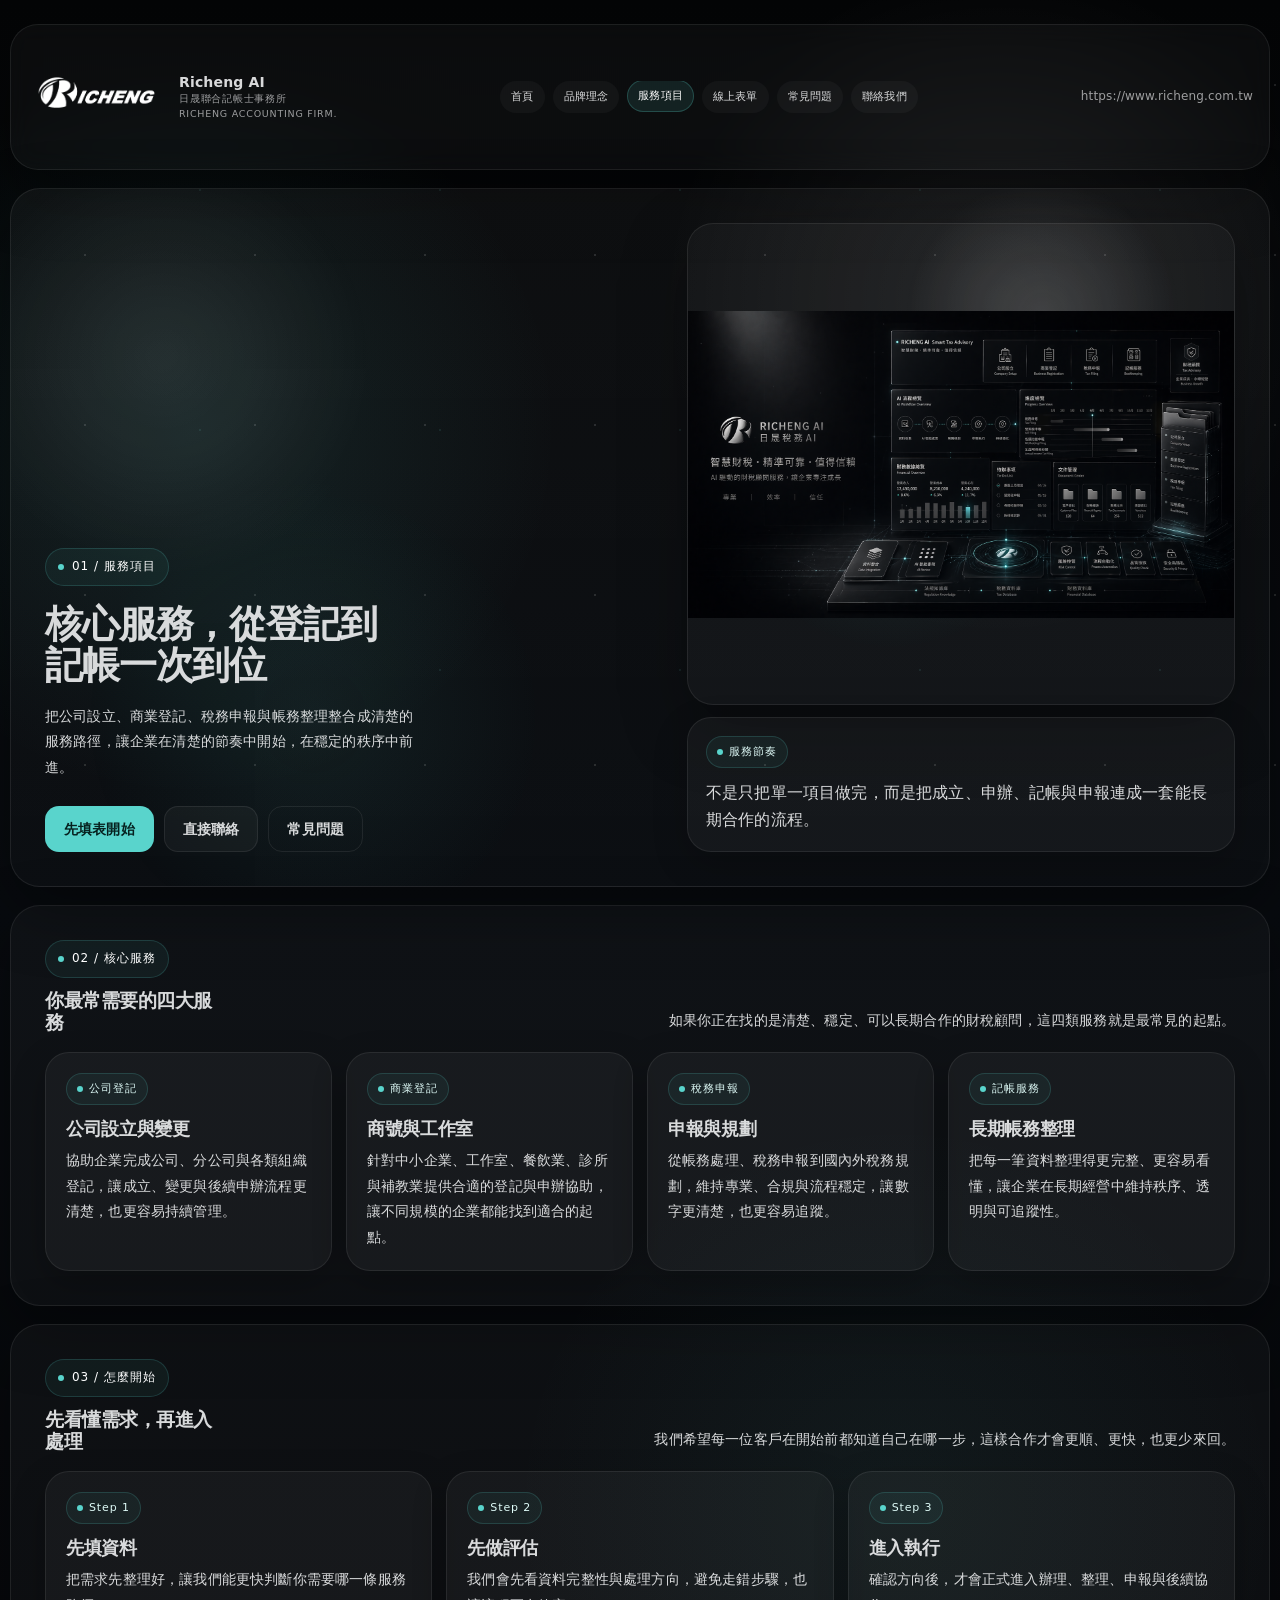
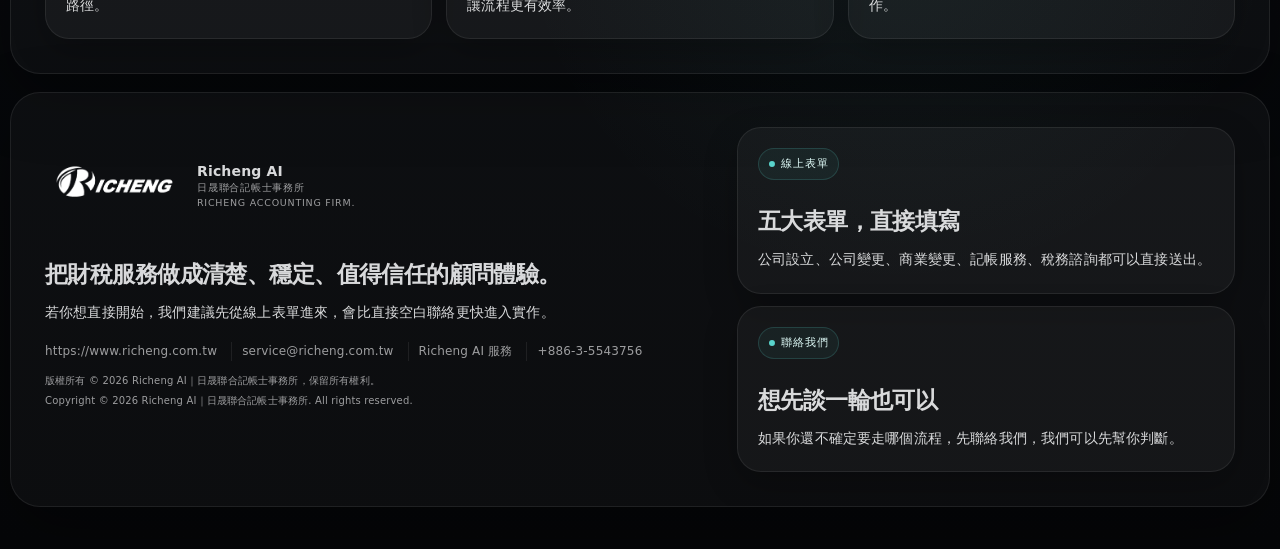
<file: services.html>
﻿<!DOCTYPE html>
<html lang="zh-Hant">
<head>
  <meta charset="UTF-8" />
  <meta name="viewport" content="width=device-width, initial-scale=1.0" />
  <title>服務項目｜Richeng AI｜日晟聯合記帳士事務所</title>
  <meta name="description" content="Richeng AI｜日晟聯合記帳士事務所 的核心服務項目：公司登記、商業登記、稅務申報、記帳士、財會專家服務與顧問協作，一次看懂怎麼開始、怎麼合作。" />
  <meta name="keywords" content="Richeng AI, 日晟聯合記帳士事務所, 日晟稅務AI, 記帳士, 財會專家, 會計, 稅務, 公司登記, 商業登記, 記帳服務, 服務項目" />
  <link rel="canonical" href="https://www.richeng.com.tw/services.html" />
  <link rel="alternate" hreflang="zh-Hant" href="https://www.richeng.com.tw/services.html" />
  <link rel="alternate" hreflang="en" href="https://www.richeng.com.tw/en/services.html" />
  <meta name="theme-color" content="#050608" />
  <meta property="og:locale" content="zh_TW" />
  <meta property="og:type" content="website" />
  <meta property="og:site_name" content="Richeng AI｜日晟聯合記帳士事務所" />
  <meta property="og:title" content="服務項目｜Richeng AI｜日晟聯合記帳士事務所" />
  <meta property="og:description" content="Richeng AI｜日晟聯合記帳士事務所 的核心服務項目：公司登記、商業登記、稅務申報、記帳士、財會專家服務與顧問協作，一次看懂怎麼開始、怎麼合作。" />
  <meta property="og:url" content="https://www.richeng.com.tw/services.html" />
  <meta property="og:image" content="https://www.richeng.com.tw/assets/homepage-ai-visuals/richeng-ai-services-v2.png" />
  <meta name="twitter:card" content="summary_large_image" />
  <meta name="twitter:title" content="服務項目｜Richeng AI｜日晟聯合記帳士事務所" />
  <meta name="twitter:description" content="Richeng AI｜日晟聯合記帳士事務所 的核心服務項目：公司登記、商業登記、稅務申報、記帳士、財會專家服務與顧問協作，一次看懂怎麼開始、怎麼合作。" />
  <meta name="twitter:image" content="https://www.richeng.com.tw/assets/homepage-ai-visuals/richeng-ai-services-v2.png" />
  <link rel="stylesheet" href="site.css" />
</head>
<body>
  <main class="page">
    <header class="topbar" aria-label="品牌頂欄">
      <div class="brand">
        <img class="brand-logo" src="richeng-logo.png" alt="Richeng AI logo" />
        <div class="brand-copy">
          <strong>Richeng AI</strong>
          <span>日晟聯合記帳士事務所</span>
          <span class="brand-english">Richeng Accounting Firm.</span>
        </div>
      </div>
      <nav class="topnav" aria-label="主導覽">
        <a href="index.html">首頁</a>
        <a href="about.html">品牌理念</a>
        <a href="services.html" aria-current="page">服務項目</a>
        <a href="forms.html">線上表單</a>
        <a href="faq.html">常見問題</a>
        <a href="contact.html">聯絡我們</a>
      </nav>
      <div class="site-tag">https://www.richeng.com.tw</div>
    </header>

    <section class="hero">
      <div class="hero-inner">
        <div class="hero-grid">
          <div>
            <div class="eyebrow">01 / 服務項目</div>
            <h1>核心服務，從登記到記帳一次到位</h1>
            <p class="lead">把公司設立、商業登記、稅務申報與帳務整理整合成清楚的服務路徑，讓企業在清楚的節奏中開始，在穩定的秩序中前進。</p>
            <div class="actions">
              <a class="btn btn-primary" href="forms.html">先填表開始</a>
              <a class="btn btn-secondary" href="contact.html">直接聯絡</a>
              <a class="btn btn-ghost" href="faq.html">常見問題</a>
            </div>
          </div>
          <div class="hero-side">
            <div class="visual">
              <img src="assets/homepage-ai-visuals/richeng-ai-services-v2.png" alt="Richeng AI 核心服務視覺，呈現公司設立、商業登記與稅務記帳流程" />
            </div>
            <div class="glass">
              <div class="tag">服務節奏</div>
              <p>不是只把單一項目做完，而是把成立、申辦、記帳與申報連成一套能長期合作的流程。</p>
            </div>
          </div>
        </div>
      </div>
    </section>

    <section class="section">
      <div class="section-inner">
        <div class="section-head">
          <div>
            <div class="eyebrow">02 / 核心服務</div>
            <h2>你最常需要的四大服務</h2>
          </div>
          <p>如果你正在找的是清楚、穩定、可以長期合作的財稅顧問，這四類服務就是最常見的起點。</p>
        </div>
        <div class="grid-4">
          <article class="card">
            <div class="tag">公司登記</div>
            <h3>公司設立與變更</h3>
            <p>協助企業完成公司、分公司與各類組織登記，讓成立、變更與後續申辦流程更清楚，也更容易持續管理。</p>
          </article>
          <article class="card">
            <div class="tag">商業登記</div>
            <h3>商號與工作室</h3>
            <p>針對中小企業、工作室、餐飲業、診所與補教業提供合適的登記與申辦協助，讓不同規模的企業都能找到適合的起點。</p>
          </article>
          <article class="card">
            <div class="tag">稅務申報</div>
            <h3>申報與規劃</h3>
            <p>從帳務處理、稅務申報到國內外稅務規劃，維持專業、合規與流程穩定，讓數字更清楚，也更容易追蹤。</p>
          </article>
          <article class="card">
            <div class="tag">記帳服務</div>
            <h3>長期帳務整理</h3>
            <p>把每一筆資料整理得更完整、更容易看懂，讓企業在長期經營中維持秩序、透明與可追蹤性。</p>
          </article>
        </div>
      </div>
    </section>

    <section class="section">
      <div class="section-inner">
        <div class="section-head">
          <div>
            <div class="eyebrow">03 / 怎麼開始</div>
            <h2>先看懂需求，再進入處理</h2>
          </div>
          <p>我們希望每一位客戶在開始前都知道自己在哪一步，這樣合作才會更順、更快，也更少來回。</p>
        </div>
        <div class="grid-3">
          <article class="card"><div class="tag">Step 1</div><h3>先填資料</h3><p>把需求先整理好，讓我們能更快判斷你需要哪一條服務路徑。</p></article>
          <article class="card"><div class="tag">Step 2</div><h3>先做評估</h3><p>我們會先看資料完整性與處理方向，避免走錯步驟，也讓流程更有效率。</p></article>
          <article class="card"><div class="tag">Step 3</div><h3>進入執行</h3><p>確認方向後，才會正式進入辦理、整理、申報與後續協作。</p></article>
        </div>
      </div>
    </section>

    <footer class="footer" aria-label="頁尾">
      <div class="footer-inner footer-grid">
        <div class="footer-copy">
          <div class="brand">
            <img class="brand-logo" src="richeng-logo.png" alt="Richeng AI logo" />
            <div class="brand-copy">
              <strong>Richeng AI</strong>
          <span>日晟聯合記帳士事務所</span>
          <span class="brand-english">Richeng Accounting Firm.</span>
            </div>
          </div>
          <h3>把財稅服務做成清楚、穩定、值得信任的顧問體驗。</h3>
          <p>若你想直接開始，我們建議先從線上表單進來，會比直接空白聯絡更快進入實作。</p>
          <div class="footer-rail">
            <span>https://www.richeng.com.tw</span>
            <span>service@richeng.com.tw</span>
            <span>Richeng AI 服務</span>
            <span>+886-3-5543756</span>
          </div>
          <div class="footer-copyright">
            <span>版權所有 © 2026 Richeng AI｜日晟聯合記帳士事務所，保留所有權利。</span>
            <span>Copyright © 2026 Richeng AI｜日晟聯合記帳士事務所. All rights reserved.</span>
          </div>
        </div>
        <div class="footer-links">
          <a class="location-card" href="forms.html">
            <div class="tag">線上表單</div>
            <h3>五大表單，直接填寫</h3>
            <p>公司設立、公司變更、商業變更、記帳服務、稅務諮詢都可以直接送出。</p>
          </a>
          <a class="location-card" href="contact.html">
            <div class="tag">聯絡我們</div>
            <h3>想先談一輪也可以</h3>
            <p>如果你還不確定要走哪個流程，先聯絡我們，我們可以先幫你判斷。</p>
          </a>
        </div>
      </div>
    </footer>
  </main>
  <script src="site.js"></script>
</body>
</html>
</file>
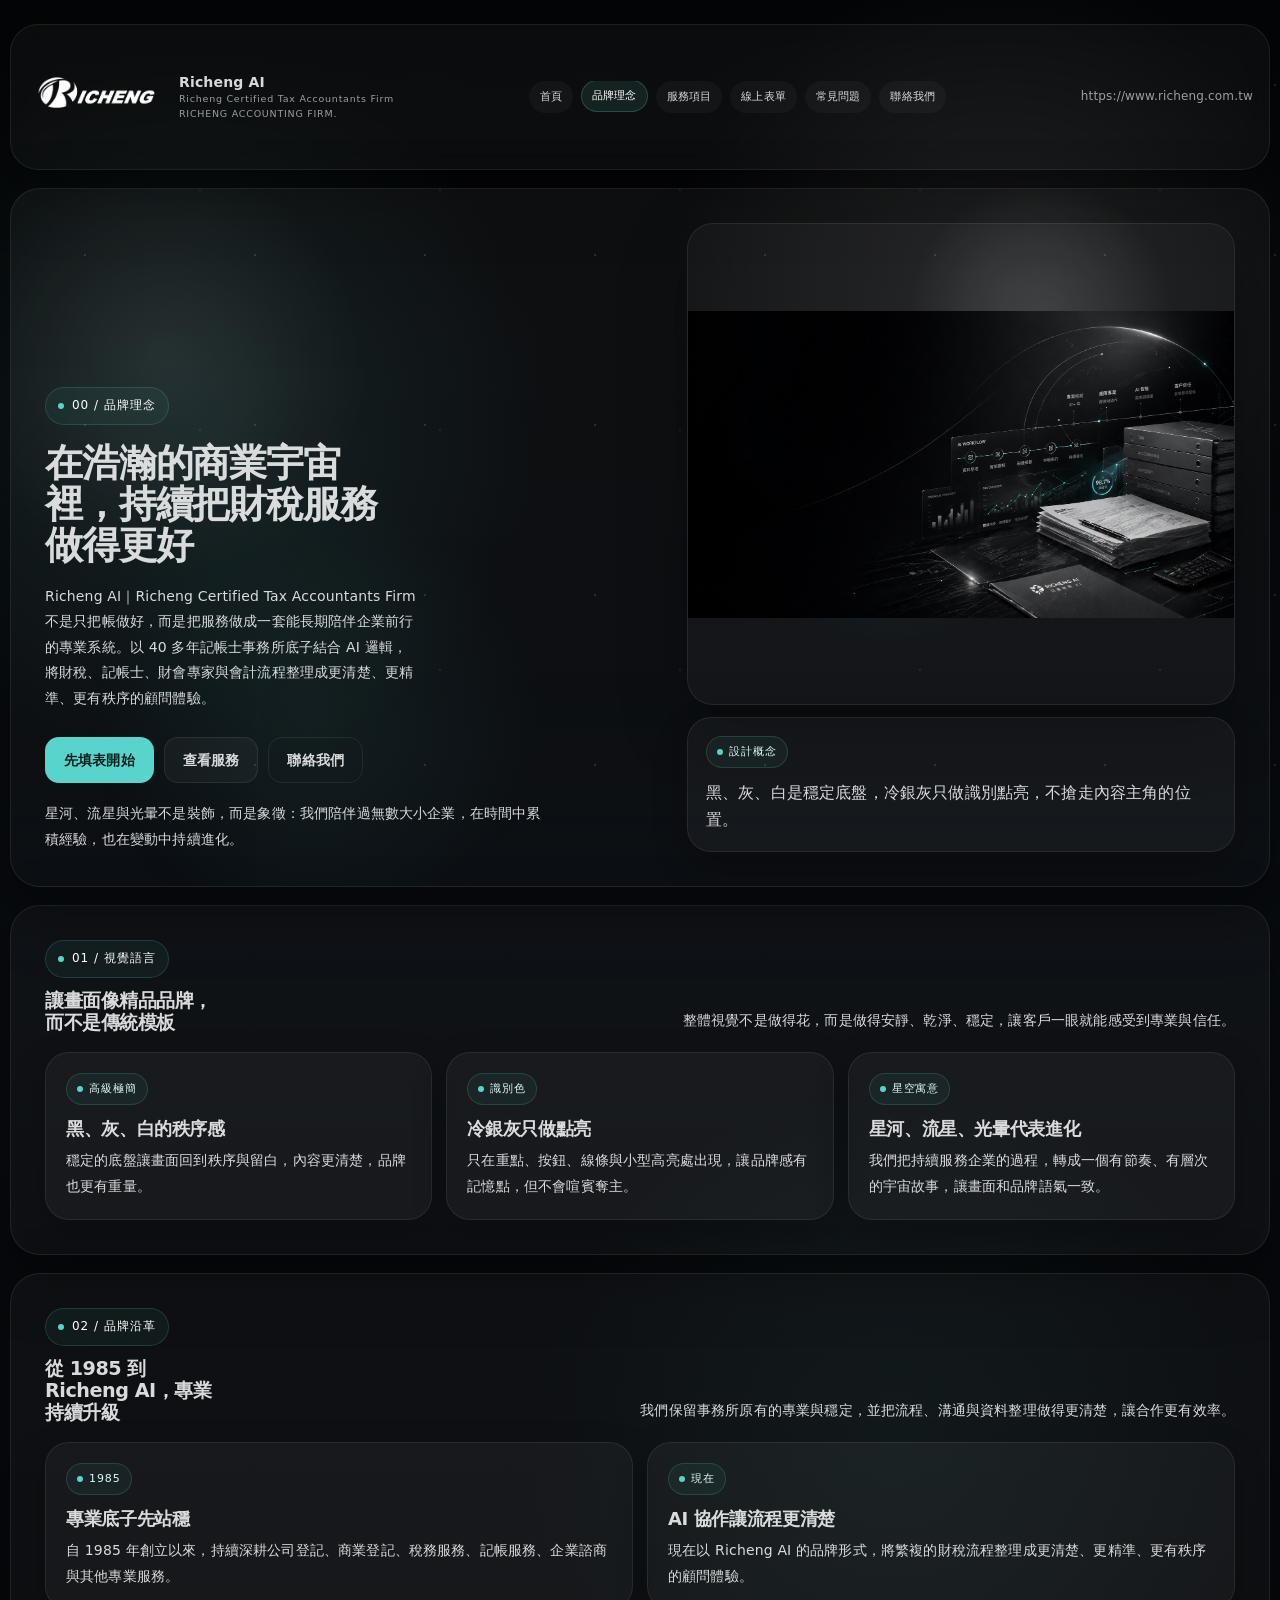
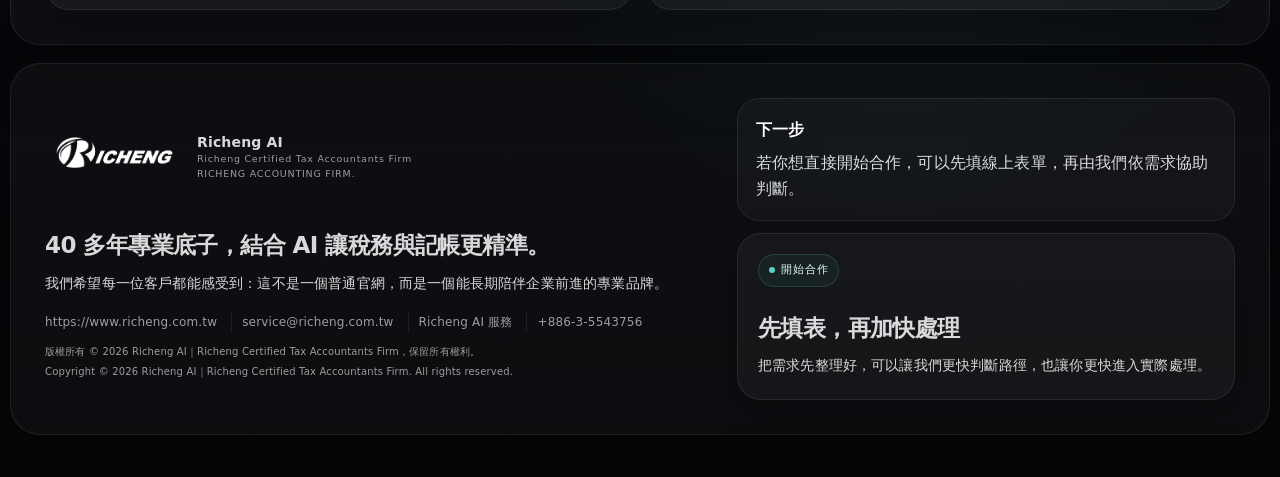
<file: en/about.html>
﻿<!DOCTYPE html>
<html lang="en">
<head>
  <meta charset="UTF-8" />
  <meta name="viewport" content="width=device-width, initial-scale=1.0" />
  <title>Richeng AI | Brand Story</title>
  <meta name="description" content="Richeng AI is built on 40 years of tax-accounting expertise, combining AI coordination with professional judgment to deliver a calmer and more precise advisory experience." />
  <meta name="keywords" content="Richeng AI, Richeng Certified Tax Accountants Firm, certified tax accountant, CPA, bookkeeping, tax advisory, company setup, business registration" />
  <link rel="canonical" href="https://www.richeng.com.tw/en/about.html" />
  <link rel="alternate" hreflang="zh-Hant" href="https://www.richeng.com.tw/about.html" />
  <link rel="alternate" hreflang="en" href="https://www.richeng.com.tw/en/about.html" />
  <meta name="theme-color" content="#050608" />
  <meta property="og:locale" content="en_US" />
  <meta property="og:type" content="website" />
  <meta property="og:site_name" content="Richeng AI | Richeng Certified Tax Accountants Firm" />
  <meta property="og:title" content="Richeng AI | Brand Story" />
  <meta property="og:description" content="The story of Richeng AI: a premium tax-accounting brand evolving from firm-level expertise into AI-assisted advisory." />
  <meta property="og:url" content="https://www.richeng.com.tw/en/about.html" />
  <meta property="og:image" content="https://www.richeng.com.tw/assets/homepage-ai-visuals/richeng-ai-why-v1.png" />
  <meta name="twitter:card" content="summary_large_image" />
  <meta name="twitter:title" content="Richeng AI | Brand Story" />
  <meta name="twitter:description" content="The story of Richeng AI: a premium tax-accounting brand evolving from firm-level expertise into AI-assisted advisory." />
  <meta name="twitter:image" content="https://www.richeng.com.tw/assets/homepage-ai-visuals/richeng-ai-why-v1.png" />
  <link rel="stylesheet" href="../site.css" />
</head>
<body>
  <main class="page">
    <header class="topbar" aria-label="品牌頂欄">
      <div class="brand">
        <img class="brand-logo" src="../richeng-logo.png" alt="Richeng AI logo" />
        <div class="brand-copy">
          <strong>Richeng AI</strong>
          <span>Richeng Certified Tax Accountants Firm</span>
          <span class="brand-english">Richeng Accounting Firm.</span>
        </div>
      </div>
      <nav class="topnav" aria-label="主導覽">
        <a href="index.html">首頁</a>
        <a href="about.html" aria-current="page">品牌理念</a>
        <a href="services.html">服務項目</a>
        <a href="forms.html">線上表單</a>
        <a href="faq.html">常見問題</a>
        <a href="contact.html">聯絡我們</a>
      </nav>
      <div class="site-tag">https://www.richeng.com.tw</div>
    </header>

    <section class="hero">
      <div class="hero-inner">
        <div class="hero-grid">
          <div>
            <div class="eyebrow">00 / 品牌理念</div>
            <h1>在浩瀚的商業宇宙裡，持續把財稅服務做得更好</h1>
            <p class="lead">Richeng AI｜Richeng Certified Tax Accountants Firm 不是只把帳做好，而是把服務做成一套能長期陪伴企業前行的專業系統。以 40 多年記帳士事務所底子結合 AI 邏輯，將財稅、記帳士、財會專家與會計流程整理成更清楚、更精準、更有秩序的顧問體驗。</p>
            <div class="actions">
              <a class="btn btn-primary" href="forms.html">先填表開始</a>
              <a class="btn btn-secondary" href="services.html">查看服務</a>
              <a class="btn btn-ghost" href="contact.html">聯絡我們</a>
            </div>
            <p class="note" style="margin-top:18px;max-width:56ch;">星河、流星與光暈不是裝飾，而是象徵：我們陪伴過無數大小企業，在時間中累積經驗，也在變動中持續進化。</p>
          </div>
          <div class="hero-side">
            <div class="visual">
              <img src="../assets/homepage-ai-visuals/richeng-ai-why-v1.png" alt="Richeng AI 品牌理念視覺，呈現高級極簡與 AI 協作的品牌氣質" />
            </div>
            <div class="glass">
              <div class="tag">設計概念</div>
              <p>黑、灰、白是穩定底盤，冷銀灰只做識別點亮，不搶走內容主角的位置。</p>
            </div>
          </div>
        </div>
      </div>
    </section>

    <section class="section">
      <div class="section-inner">
        <div class="section-head">
          <div>
            <div class="eyebrow">01 / 視覺語言</div>
            <h2>讓畫面像精品品牌，而不是傳統模板</h2>
          </div>
          <p>整體視覺不是做得花，而是做得安靜、乾淨、穩定，讓客戶一眼就能感受到專業與信任。</p>
        </div>
        <div class="grid-3">
          <article class="card">
            <div class="tag">高級極簡</div>
            <h3>黑、灰、白的秩序感</h3>
            <p>穩定的底盤讓畫面回到秩序與留白，內容更清楚，品牌也更有重量。</p>
          </article>
          <article class="card">
            <div class="tag">識別色</div>
            <h3>冷銀灰只做點亮</h3>
            <p>只在重點、按鈕、線條與小型高亮處出現，讓品牌感有記憶點，但不會喧賓奪主。</p>
          </article>
          <article class="card">
            <div class="tag">星空寓意</div>
            <h3>星河、流星、光暈代表進化</h3>
            <p>我們把持續服務企業的過程，轉成一個有節奏、有層次的宇宙故事，讓畫面和品牌語氣一致。</p>
          </article>
        </div>
      </div>
    </section>

    <section class="section">
      <div class="section-inner">
        <div class="section-head">
          <div>
            <div class="eyebrow">02 / 品牌沿革</div>
            <h2>從 1985 到 Richeng AI，專業持續升級</h2>
          </div>
          <p>我們保留事務所原有的專業與穩定，並把流程、溝通與資料整理做得更清楚，讓合作更有效率。</p>
        </div>
        <div class="grid-2">
          <article class="card">
            <div class="tag">1985</div>
            <h3>專業底子先站穩</h3>
            <p>自 1985 年創立以來，持續深耕公司登記、商業登記、稅務服務、記帳服務、企業諮商與其他專業服務。</p>
          </article>
          <article class="card">
            <div class="tag">現在</div>
            <h3>AI 協作讓流程更清楚</h3>
            <p>現在以 Richeng AI 的品牌形式，將繁複的財稅流程整理成更清楚、更精準、更有秩序的顧問體驗。</p>
          </article>
        </div>
      </div>
    </section>

    <footer class="footer" aria-label="頁尾">
      <div class="footer-inner footer-grid">
        <div class="footer-copy">
          <div class="brand">
            <img class="brand-logo" src="../richeng-logo.png" alt="Richeng AI logo" />
            <div class="brand-copy">
              <strong>Richeng AI</strong>
          <span>Richeng Certified Tax Accountants Firm</span>
          <span class="brand-english">Richeng Accounting Firm.</span>
            </div>
          </div>
          <h3>40 多年專業底子，結合 AI 讓稅務與記帳更精準。</h3>
          <p>我們希望每一位客戶都能感受到：這不是一個普通官網，而是一個能長期陪伴企業前進的專業品牌。</p>
          <div class="footer-rail">
            <span>https://www.richeng.com.tw</span>
            <span>service@richeng.com.tw</span>
            <span>Richeng AI 服務</span>
            <span>+886-3-5543756</span>
          </div>
          <div class="footer-copyright">
            <span>版權所有 © 2026 Richeng AI｜Richeng Certified Tax Accountants Firm，保留所有權利。</span>
            <span>Copyright © 2026 Richeng AI｜Richeng Certified Tax Accountants Firm. All rights reserved.</span>
          </div>
        </div>
        <div class="footer-links">
          <div class="footer-link">
            <strong>下一步</strong>
            若你想直接開始合作，可以先填線上表單，再由我們依需求協助判斷。
          </div>
          <a class="location-card" href="forms.html">
            <div class="tag">開始合作</div>
            <h3>先填表，再加快處理</h3>
            <p>把需求先整理好，可以讓我們更快判斷路徑，也讓你更快進入實際處理。</p>
          </a>
        </div>
      </div>
    </footer>
  </main>
  <script src="../site.js"></script>
</body>
</html>
</file>
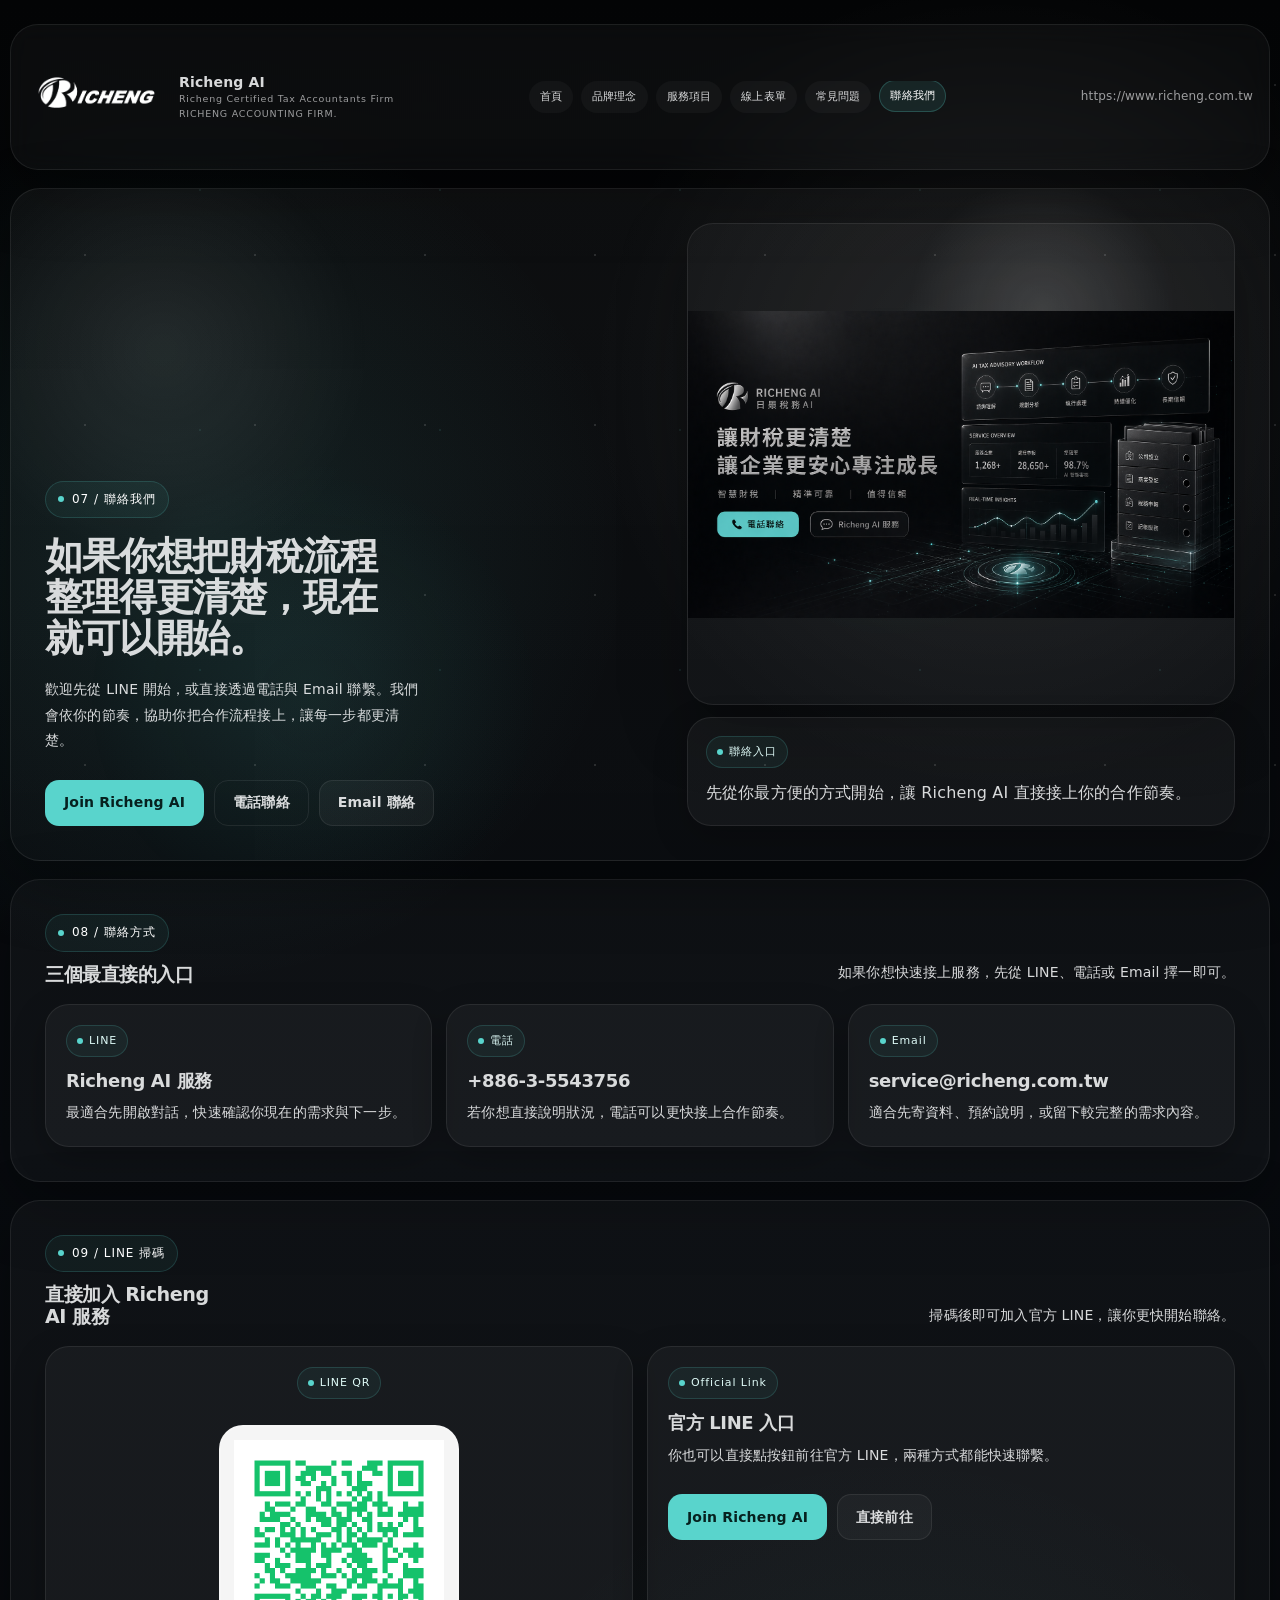
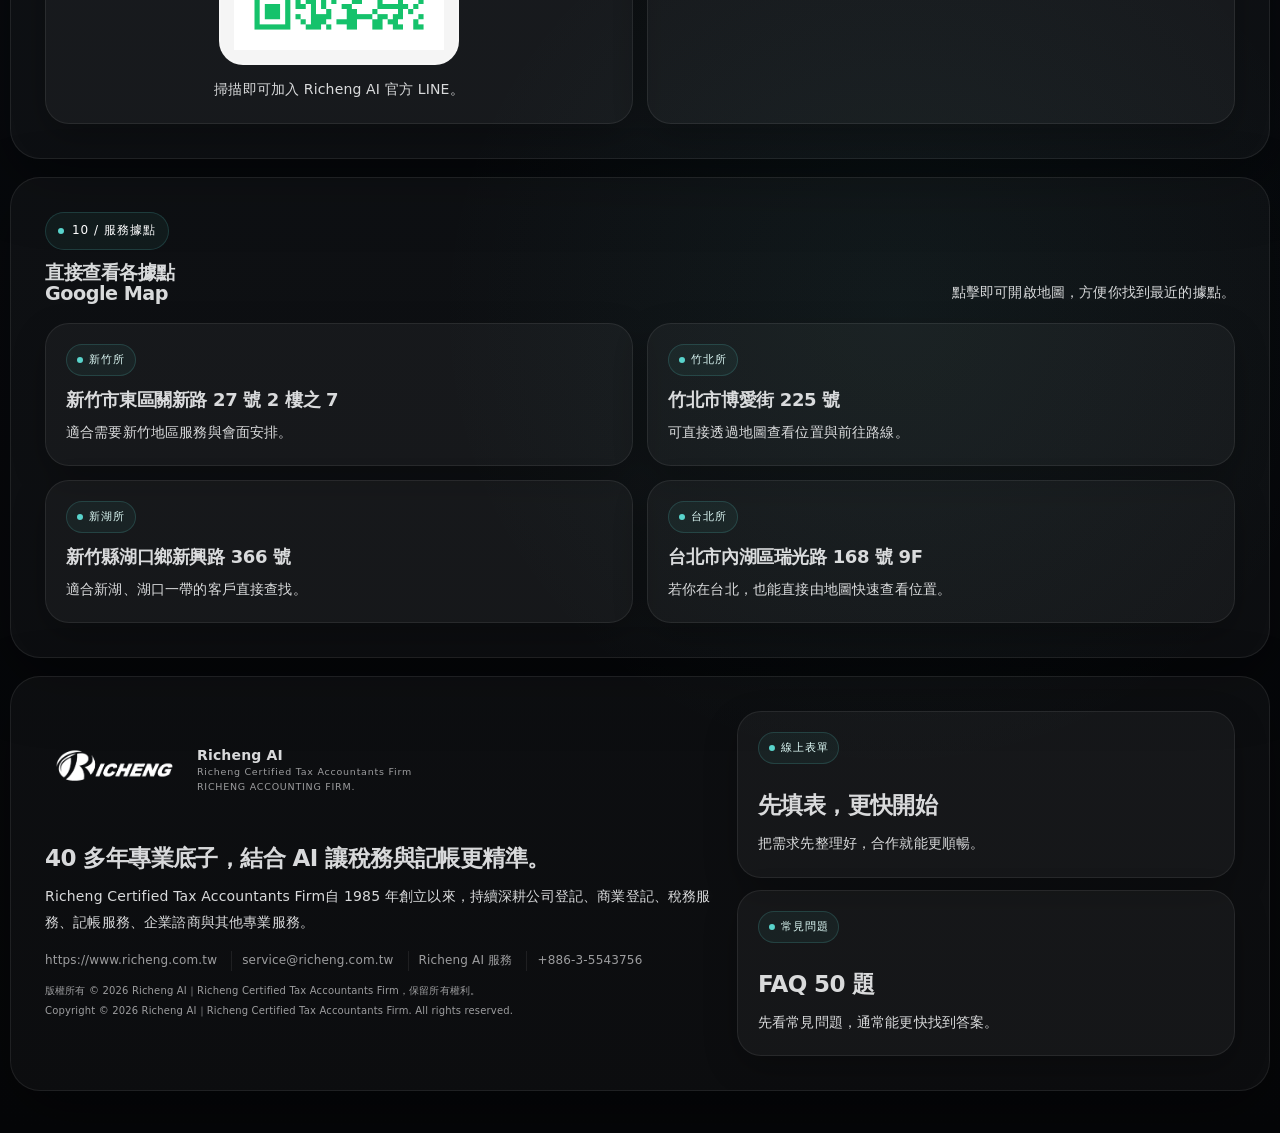
<file: en/contact.html>
﻿<!DOCTYPE html>
<html lang="en">
<head>
  <meta charset="UTF-8" />
  <meta name="viewport" content="width=device-width, initial-scale=1.0" />
  <title>Richeng AI | Contact</title>
  <meta name="description" content="Contact Richeng AI through LINE, phone, email or by visiting one of our office locations." />
  <meta name="keywords" content="Richeng AI, Richeng Certified Tax Accountants Firm, certified tax accountant, CPA, bookkeeping, tax advisory, company setup, business registration" />
  <link rel="canonical" href="https://www.richeng.com.tw/en/contact.html" />
  <link rel="alternate" hreflang="zh-Hant" href="https://www.richeng.com.tw/contact.html" />
  <link rel="alternate" hreflang="en" href="https://www.richeng.com.tw/en/contact.html" />
  <meta name="theme-color" content="#050608" />
  <meta property="og:locale" content="en_US" />
  <meta property="og:type" content="website" />
  <meta property="og:site_name" content="Richeng AI | Richeng Certified Tax Accountants Firm" />
  <meta property="og:title" content="Richeng AI | Contact" />
  <meta property="og:description" content="Get in touch with Richeng AI through LINE, phone, email or office visits." />
  <meta property="og:url" content="https://www.richeng.com.tw/en/contact.html" />
  <meta property="og:image" content="https://www.richeng.com.tw/assets/homepage-ai-visuals/richeng-ai-support-b-v4.png" />
  <meta name="twitter:card" content="summary_large_image" />
  <meta name="twitter:title" content="Richeng AI | Contact" />
  <meta name="twitter:description" content="Get in touch with Richeng AI through LINE, phone, email or office visits." />
  <meta name="twitter:image" content="https://www.richeng.com.tw/assets/homepage-ai-visuals/richeng-ai-support-b-v4.png" />
  <link rel="stylesheet" href="../site.css" />
</head>
<body>
  <main class="page">
    <header class="topbar" aria-label="品牌頂欄">
      <div class="brand">
        <img class="brand-logo" src="../richeng-logo.png" alt="Richeng AI logo" />
        <div class="brand-copy">
          <strong>Richeng AI</strong>
          <span>Richeng Certified Tax Accountants Firm</span>
          <span class="brand-english">Richeng Accounting Firm.</span>
        </div>
      </div>
      <nav class="topnav" aria-label="主要導覽">
        <a href="index.html">首頁</a>
        <a href="about.html">品牌理念</a>
        <a href="services.html">服務項目</a>
        <a href="forms.html">線上表單</a>
        <a href="faq.html">常見問題</a>
        <a href="contact.html" aria-current="page">聯絡我們</a>
      </nav>
      <div class="site-tag">https://www.richeng.com.tw</div>
    </header>

    <section class="hero">
      <div class="hero-inner">
        <div class="hero-grid">
          <div>
            <div class="eyebrow">07 / 聯絡我們</div>
            <h1>如果你想把財稅流程整理得更清楚，現在就可以開始。</h1>
            <p class="lead">歡迎先從 LINE 開始，或直接透過電話與 Email 聯繫。我們會依你的節奏，協助你把合作流程接上，讓每一步都更清楚。</p>
            <div class="actions">
              <a class="btn btn-primary" href="https://line.me/ti/p/@richeng" target="_blank" rel="noreferrer">Join Richeng AI</a>
              <a class="btn btn-ghost" href="tel:+88635543756">電話聯絡</a>
              <a class="btn btn-secondary" href="mailto:service@richeng.com.tw">Email 聯絡</a>
            </div>
          </div>
          <div class="hero-side">
            <div class="visual">
              <img src="../assets/homepage-ai-visuals/richeng-ai-support-b-v4.png" alt="Richeng AI 聯絡頁陪襯視覺，帶有暖度的高級品牌背景" loading="lazy" decoding="async" />
            </div>
            <div class="glass">
              <div class="tag">聯絡入口</div>
              <p>先從你最方便的方式開始，讓 Richeng AI 直接接上你的合作節奏。</p>
            </div>
          </div>
        </div>
      </div>
    </section>

    <section class="section">
      <div class="section-inner">
        <div class="section-head">
          <div>
            <div class="eyebrow">08 / 聯絡方式</div>
            <h2>三個最直接的入口</h2>
          </div>
          <p>如果你想快速接上服務，先從 LINE、電話或 Email 擇一即可。</p>
        </div>
        <div class="grid-3">
          <article class="card">
            <div class="tag">LINE</div>
            <h3>Richeng AI 服務</h3>
            <p>最適合先開啟對話，快速確認你現在的需求與下一步。</p>
          </article>
          <article class="card">
            <div class="tag">電話</div>
            <h3>+886-3-5543756</h3>
            <p>若你想直接說明狀況，電話可以更快接上合作節奏。</p>
          </article>
          <article class="card">
            <div class="tag">Email</div>
            <h3>service@richeng.com.tw</h3>
            <p>適合先寄資料、預約說明，或留下較完整的需求內容。</p>
          </article>
        </div>
      </div>
    </section>

    <section class="section">
      <div class="section-inner">
        <div class="section-head">
          <div>
            <div class="eyebrow">09 / LINE 掃碼</div>
            <h2>直接加入 Richeng AI 服務</h2>
          </div>
          <p>掃碼後即可加入官方 LINE，讓你更快開始聯絡。</p>
        </div>
        <div class="grid-2">
          <div class="card qr-card">
            <div class="tag">LINE QR</div>
            <div class="qr-frame">
              <img src="../assets/contact/richeng-line-qr.png" alt="Richeng AI 官方 LINE QR code" loading="lazy" decoding="async" />
            </div>
            <p>掃描即可加入 Richeng AI 官方 LINE。</p>
          </div>
          <div class="card">
            <div class="tag">Official Link</div>
            <h3>官方 LINE 入口</h3>
            <p>你也可以直接點按鈕前往官方 LINE，兩種方式都能快速聯繫。</p>
            <div class="actions">
              <a class="btn btn-primary" href="https://line.me/ti/p/@richeng" target="_blank" rel="noreferrer">Join Richeng AI</a>
              <a class="btn btn-secondary" href="https://line.me/ti/p/@richeng" target="_blank" rel="noreferrer">直接前往</a>
            </div>
          </div>
        </div>
      </div>
    </section>

    <section class="section">
      <div class="section-inner">
        <div class="section-head">
          <div>
            <div class="eyebrow">10 / 服務據點</div>
            <h2>直接查看各據點 Google Map</h2>
          </div>
          <p>點擊即可開啟地圖，方便你找到最近的據點。</p>
        </div>
        <div class="grid-2">
          <a class="location-card" href="https://maps.app.goo.gl/iZpEc3vzEeJVRFLW7" target="_blank" rel="noreferrer noopener">
            <div class="tag">新竹所</div>
            <h3>新竹市東區關新路 27 號 2 樓之 7</h3>
            <p>適合需要新竹地區服務與會面安排。</p>
          </a>
          <a class="location-card" href="https://maps.app.goo.gl/Djgkr9Jpm6oo32sm9" target="_blank" rel="noreferrer noopener">
            <div class="tag">竹北所</div>
            <h3>竹北市博愛街 225 號</h3>
            <p>可直接透過地圖查看位置與前往路線。</p>
          </a>
          <a class="location-card" href="https://maps.app.goo.gl/BXxswvLHnF2FzgBs5" target="_blank" rel="noreferrer noopener">
            <div class="tag">新湖所</div>
            <h3>新竹縣湖口鄉新興路 366 號</h3>
            <p>適合新湖、湖口一帶的客戶直接查找。</p>
          </a>
          <a class="location-card" href="https://maps.app.goo.gl/iZpEc3vzEeJVRFLW7" target="_blank" rel="noreferrer noopener">
            <div class="tag">台北所</div>
            <h3>台北市內湖區瑞光路 168 號 9F</h3>
            <p>若你在台北，也能直接由地圖快速查看位置。</p>
          </a>
        </div>
      </div>
    </section>

    <footer class="footer" aria-label="頁尾">
      <div class="footer-inner footer-grid">
        <div class="footer-copy">
          <div class="brand">
            <img class="brand-logo" src="../richeng-logo.png" alt="Richeng AI logo" />
            <div class="brand-copy">
              <strong>Richeng AI</strong>
          <span>Richeng Certified Tax Accountants Firm</span>
          <span class="brand-english">Richeng Accounting Firm.</span>
            </div>
          </div>
          <h3>40 多年專業底子，結合 AI 讓稅務與記帳更精準。</h3>
          <p>Richeng Certified Tax Accountants Firm自 1985 年創立以來，持續深耕公司登記、商業登記、稅務服務、記帳服務、企業諮商與其他專業服務。</p>
          <div class="footer-rail">
            <span>https://www.richeng.com.tw</span>
            <span>service@richeng.com.tw</span>
            <span>Richeng AI 服務</span>
            <span>+886-3-5543756</span>
          </div>
          <div class="footer-copyright">
            <span>版權所有 © 2026 Richeng AI｜Richeng Certified Tax Accountants Firm，保留所有權利。</span>
            <span>Copyright © 2026 Richeng AI｜Richeng Certified Tax Accountants Firm. All rights reserved.</span>
          </div>
        </div>
        <div class="footer-links">
          <a class="location-card" href="forms.html">
            <div class="tag">線上表單</div>
            <h3>先填表，更快開始</h3>
            <p>把需求先整理好，合作就能更順暢。</p>
          </a>
          <a class="location-card" href="faq.html">
            <div class="tag">常見問題</div>
            <h3>FAQ 50 題</h3>
            <p>先看常見問題，通常能更快找到答案。</p>
          </a>
        </div>
      </div>
    </footer>
  </main>
  <script src="../site.js"></script>
</body>
</html>
</file>
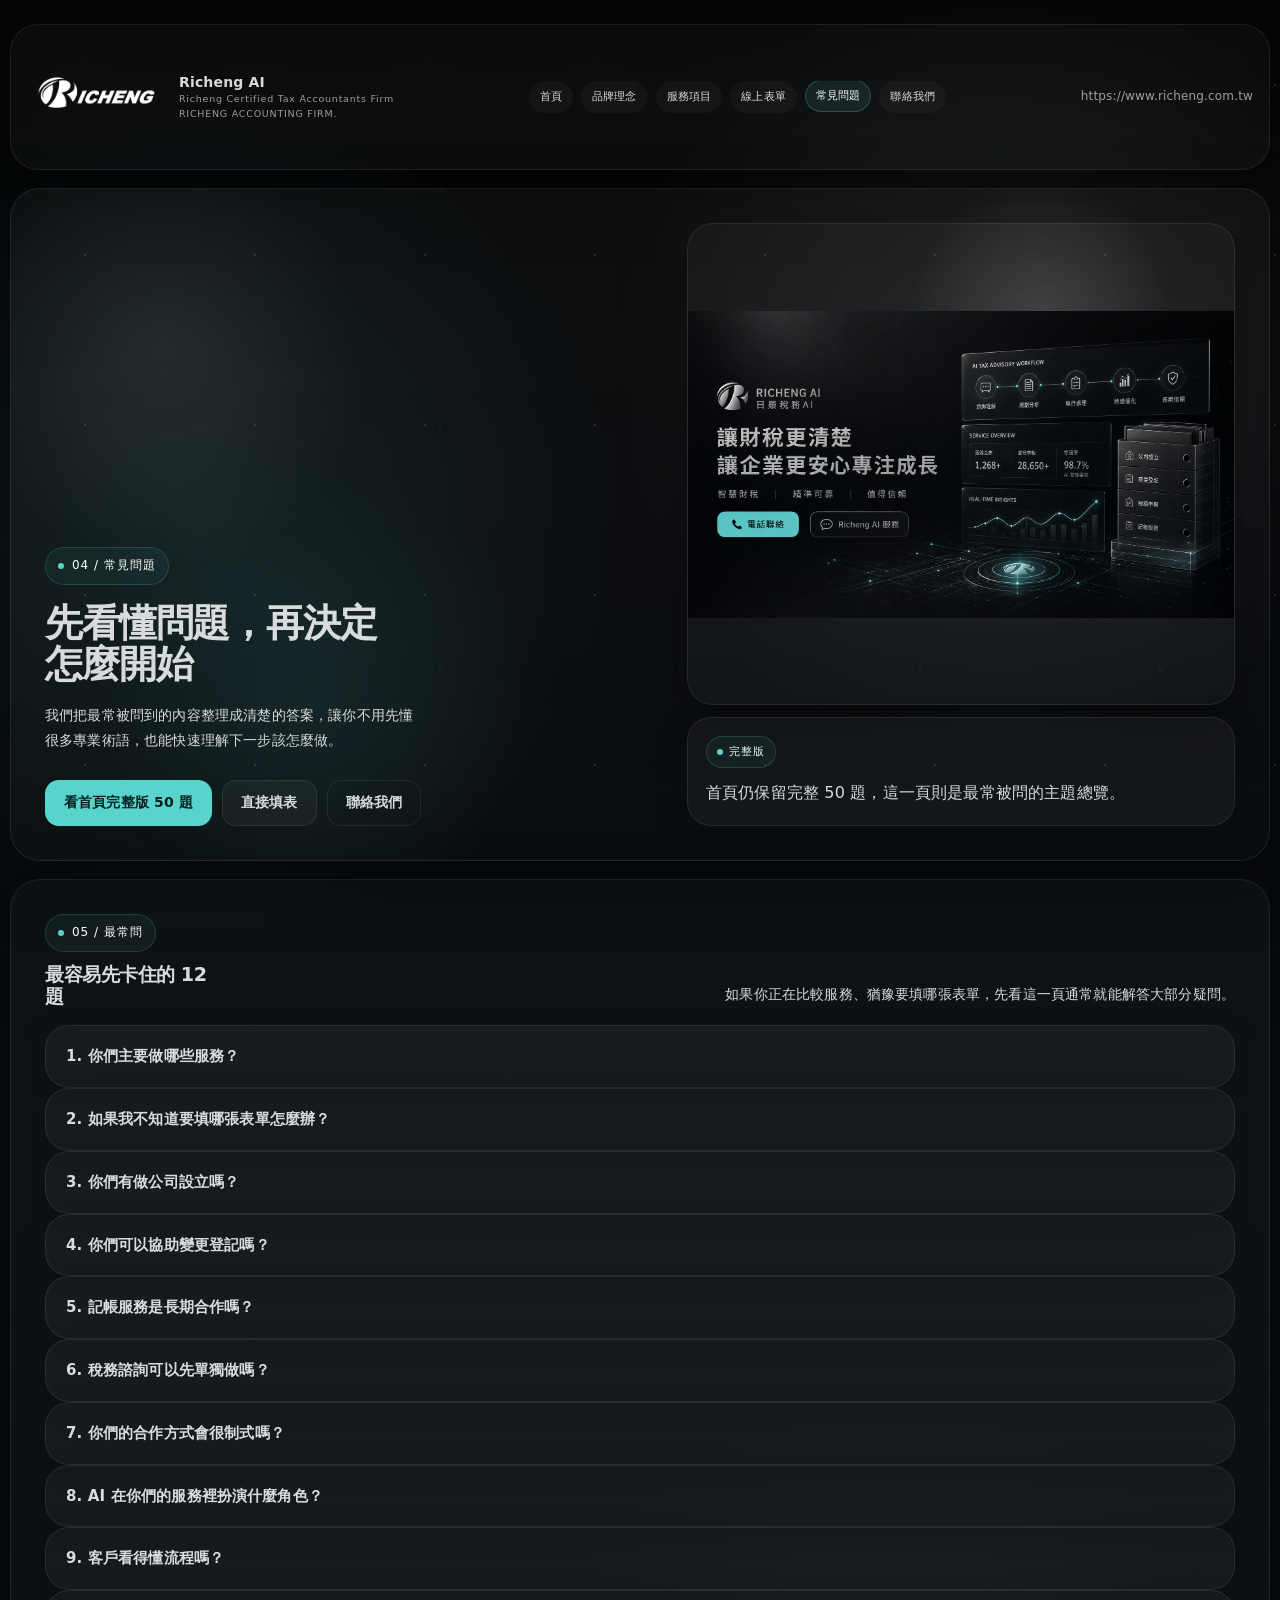
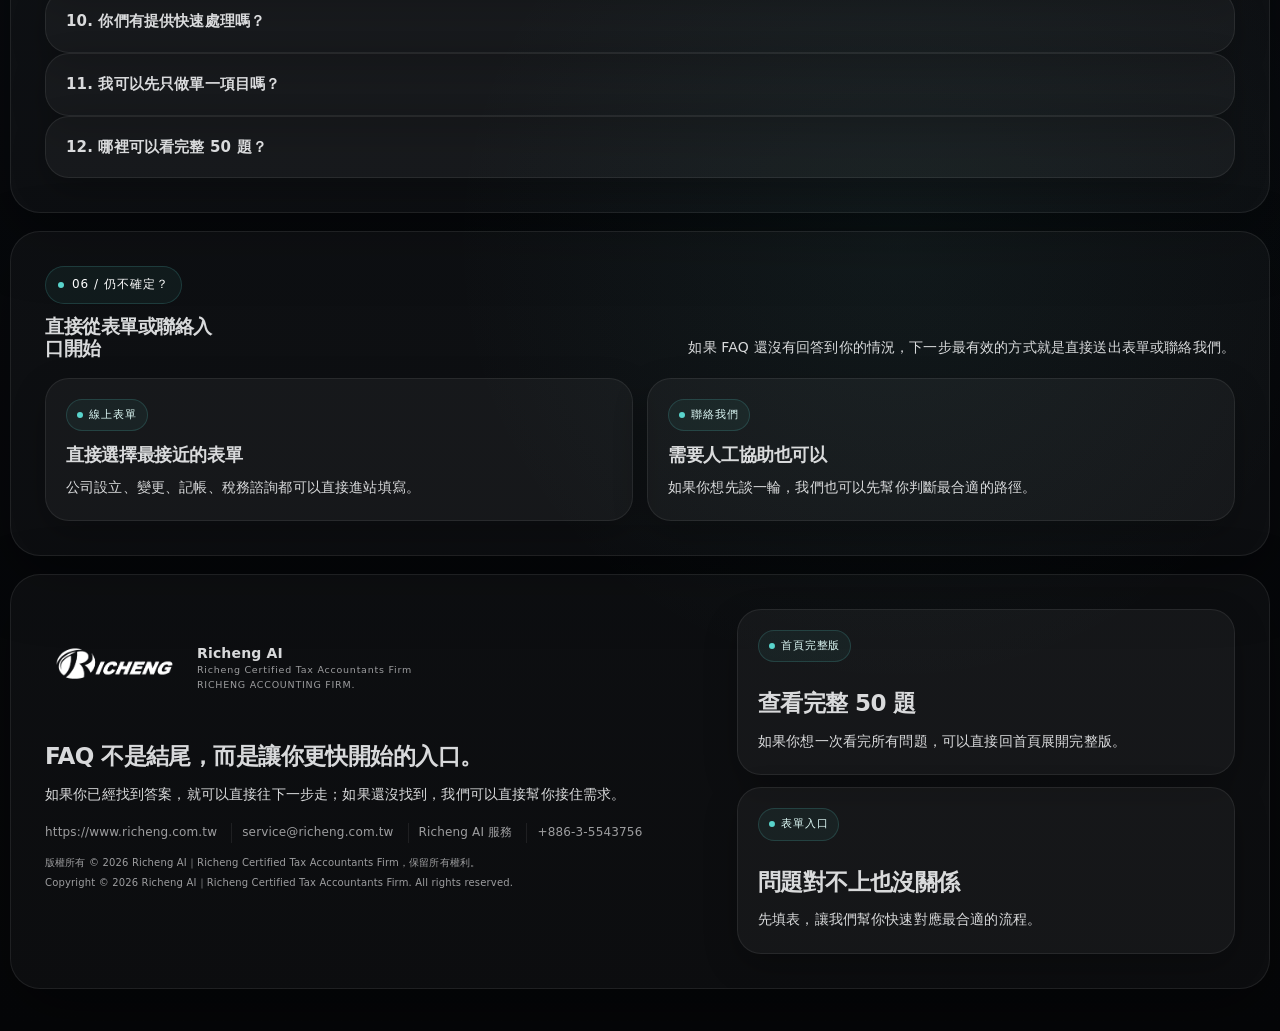
<file: en/faq.html>
﻿<!DOCTYPE html>
<html lang="en">
<head>
  <meta charset="UTF-8" />
  <meta name="viewport" content="width=device-width, initial-scale=1.0" />
  <title>Richeng AI | FAQ</title>
  <meta name="description" content="Common questions about Richeng AI, including services, workflows, forms and contact methods." />
  <meta name="keywords" content="Richeng AI, Richeng Certified Tax Accountants Firm, certified tax accountant, CPA, bookkeeping, tax advisory, company setup, business registration" />
  <link rel="canonical" href="https://www.richeng.com.tw/en/faq.html" />
  <link rel="alternate" hreflang="zh-Hant" href="https://www.richeng.com.tw/faq.html" />
  <link rel="alternate" hreflang="en" href="https://www.richeng.com.tw/en/faq.html" />
  <meta name="theme-color" content="#050608" />
  <meta property="og:locale" content="en_US" />
  <meta property="og:type" content="website" />
  <meta property="og:site_name" content="Richeng AI | Richeng Certified Tax Accountants Firm" />
  <meta property="og:title" content="Richeng AI | FAQ" />
  <meta property="og:description" content="Answers to the most common questions about Richeng AI and its tax-accounting services." />
  <meta property="og:url" content="https://www.richeng.com.tw/en/faq.html" />
  <meta property="og:image" content="https://www.richeng.com.tw/assets/homepage-ai-visuals/richeng-ai-support-b-v4.png" />
  <meta name="twitter:card" content="summary_large_image" />
  <meta name="twitter:title" content="Richeng AI | FAQ" />
  <meta name="twitter:description" content="Answers to the most common questions about Richeng AI and its tax-accounting services." />
  <meta name="twitter:image" content="https://www.richeng.com.tw/assets/homepage-ai-visuals/richeng-ai-support-b-v4.png" />
  <link rel="stylesheet" href="../site.css" />
</head>
<body>
  <main class="page">
    <header class="topbar" aria-label="品牌頂欄">
      <div class="brand">
        <img class="brand-logo" src="../richeng-logo.png" alt="Richeng AI logo" />
        <div class="brand-copy">
          <strong>Richeng AI</strong>
          <span>Richeng Certified Tax Accountants Firm</span>
          <span class="brand-english">Richeng Accounting Firm.</span>
        </div>
      </div>
      <nav class="topnav" aria-label="主導覽">
        <a href="index.html">首頁</a>
        <a href="about.html">品牌理念</a>
        <a href="services.html">服務項目</a>
        <a href="forms.html">線上表單</a>
        <a href="faq.html" aria-current="page">常見問題</a>
        <a href="contact.html">聯絡我們</a>
      </nav>
      <div class="site-tag">https://www.richeng.com.tw</div>
    </header>

    <section class="hero">
      <div class="hero-inner">
        <div class="hero-grid">
          <div>
            <div class="eyebrow">04 / 常見問題</div>
            <h1>先看懂問題，再決定怎麼開始</h1>
            <p class="lead">我們把最常被問到的內容整理成清楚的答案，讓你不用先懂很多專業術語，也能快速理解下一步該怎麼做。</p>
            <div class="actions">
              <a class="btn btn-primary" href="index.html#faq">看首頁完整版 50 題</a>
              <a class="btn btn-secondary" href="forms.html">直接填表</a>
              <a class="btn btn-ghost" href="contact.html">聯絡我們</a>
            </div>
          </div>
          <div class="hero-side">
            <div class="visual">
              <img src="../assets/homepage-ai-visuals/richeng-ai-support-b-v4.png" alt="Richeng AI FAQ 與收單視覺，安靜高級的品牌背景" />
            </div>
            <div class="glass">
              <div class="tag">完整版</div>
              <p>首頁仍保留完整 50 題，這一頁則是最常被問的主題總覽。</p>
            </div>
          </div>
        </div>
      </div>
    </section>

    <section class="section">
      <div class="section-inner">
        <div class="section-head">
          <div>
            <div class="eyebrow">05 / 最常問</div>
            <h2>最容易先卡住的 12 題</h2>
          </div>
          <p>如果你正在比較服務、猶豫要填哪張表單，先看這一頁通常就能解答大部分疑問。</p>
        </div>
        <details class="faq-item"><summary>1. 你們主要做哪些服務？</summary><div class="faq-answer">我們主要提供公司設立、商業登記、稅務服務、記帳服務、企業諮商與其他專業協作。目標不是只做單一項目，而是把財稅流程做得更清楚、更穩定。</div></details>
        <details class="faq-item"><summary>2. 如果我不知道要填哪張表單怎麼辦？</summary><div class="faq-answer">可以先選最接近的那一張，或直接聯絡我們。我們會幫你判斷最合適的入口，不需要第一次就完全選對。</div></details>
        <details class="faq-item"><summary>3. 你們有做公司設立嗎？</summary><div class="faq-answer">有，公司設立是我們最常見的服務之一。從規劃、資料整理到申辦流程，我們都可以協助你把方向先理清楚。</div></details>
        <details class="faq-item"><summary>4. 你們可以協助變更登記嗎？</summary><div class="faq-answer">可以，包含公司變更與商業變更都能協助。變更常常牽涉到文件一致性與時程安排，我們會幫你一起確認。</div></details>
        <details class="faq-item"><summary>5. 記帳服務是長期合作嗎？</summary><div class="faq-answer">多數情況下是長期合作，也可以依企業需求安排單一服務。重點是讓帳務更清楚，後續更容易追蹤與管理。</div></details>
        <details class="faq-item"><summary>6. 稅務諮詢可以先單獨做嗎？</summary><div class="faq-answer">可以，若你只是想先了解方向，稅務諮詢表就是很好的起點。先把問題整理清楚，再開始處理通常會更有效率。</div></details>
        <details class="faq-item"><summary>7. 你們的合作方式會很制式嗎？</summary><div class="faq-answer">不會，我們會依你的情況整理成適合的合作方式，而不是只給固定模板。不同產業、不同階段，需要的安排不會完全相同。</div></details>
        <details class="faq-item"><summary>8. AI 在你們的服務裡扮演什麼角色？</summary><div class="faq-answer">AI 主要用在流程整理、資訊歸納與協作輔助，讓我們更快看懂需求、更快整理資料，但最終仍由專業判斷把關。</div></details>
        <details class="faq-item"><summary>9. 客戶看得懂流程嗎？</summary><div class="faq-answer">會，我們會用盡量清楚的方式說明步驟，避免專業術語太多。好的服務應該是讓人看得懂，而不是更困惑。</div></details>
        <details class="faq-item"><summary>10. 你們有提供快速處理嗎？</summary><div class="faq-answer">如果案件較急，我們會先評估可行性，再安排處理順序。急件的重點不是盲目加快，而是先把最重要的部分處理好。</div></details>
        <details class="faq-item"><summary>11. 我可以先只做單一項目嗎？</summary><div class="faq-answer">可以，你不一定要一次把所有事情都交給我們。若你只需要單一服務，也能依需求單獨安排。</div></details>
        <details class="faq-item"><summary>12. 哪裡可以看完整 50 題？</summary><div class="faq-answer">首頁有完整的 50 題 FAQ 可展開查看。這一頁是精簡版總覽，方便你先快速了解最常見的問題。</div></details>
      </div>
    </section>

    <section class="section">
      <div class="section-inner">
        <div class="section-head">
          <div>
            <div class="eyebrow">06 / 仍不確定？</div>
            <h2>直接從表單或聯絡入口開始</h2>
          </div>
          <p>如果 FAQ 還沒有回答到你的情況，下一步最有效的方式就是直接送出表單或聯絡我們。</p>
        </div>
        <div class="grid-2">
          <a class="location-card" href="forms.html">
            <div class="tag">線上表單</div>
            <h3>直接選擇最接近的表單</h3>
            <p>公司設立、變更、記帳、稅務諮詢都可以直接進站填寫。</p>
          </a>
          <a class="location-card" href="contact.html">
            <div class="tag">聯絡我們</div>
            <h3>需要人工協助也可以</h3>
            <p>如果你想先談一輪，我們也可以先幫你判斷最合適的路徑。</p>
          </a>
        </div>
      </div>
    </section>

    <footer class="footer" aria-label="頁尾">
      <div class="footer-inner footer-grid">
        <div class="footer-copy">
          <div class="brand">
            <img class="brand-logo" src="../richeng-logo.png" alt="Richeng AI logo" />
            <div class="brand-copy">
              <strong>Richeng AI</strong>
          <span>Richeng Certified Tax Accountants Firm</span>
          <span class="brand-english">Richeng Accounting Firm.</span>
            </div>
          </div>
          <h3>FAQ 不是結尾，而是讓你更快開始的入口。</h3>
          <p>如果你已經找到答案，就可以直接往下一步走；如果還沒找到，我們可以直接幫你接住需求。</p>
          <div class="footer-rail">
            <span>https://www.richeng.com.tw</span>
            <span>service@richeng.com.tw</span>
            <span>Richeng AI 服務</span>
            <span>+886-3-5543756</span>
          </div>
          <div class="footer-copyright">
            <span>版權所有 © 2026 Richeng AI｜Richeng Certified Tax Accountants Firm，保留所有權利。</span>
            <span>Copyright © 2026 Richeng AI｜Richeng Certified Tax Accountants Firm. All rights reserved.</span>
          </div>
        </div>
        <div class="footer-links">
          <a class="location-card" href="index.html#faq">
            <div class="tag">首頁完整版</div>
            <h3>查看完整 50 題</h3>
            <p>如果你想一次看完所有問題，可以直接回首頁展開完整版。</p>
          </a>
          <a class="location-card" href="forms.html">
            <div class="tag">表單入口</div>
            <h3>問題對不上也沒關係</h3>
            <p>先填表，讓我們幫你快速對應最合適的流程。</p>
          </a>
        </div>
      </div>
    </footer>
  </main>
  <script src="../site.js"></script>
</body>
</html>
</file>
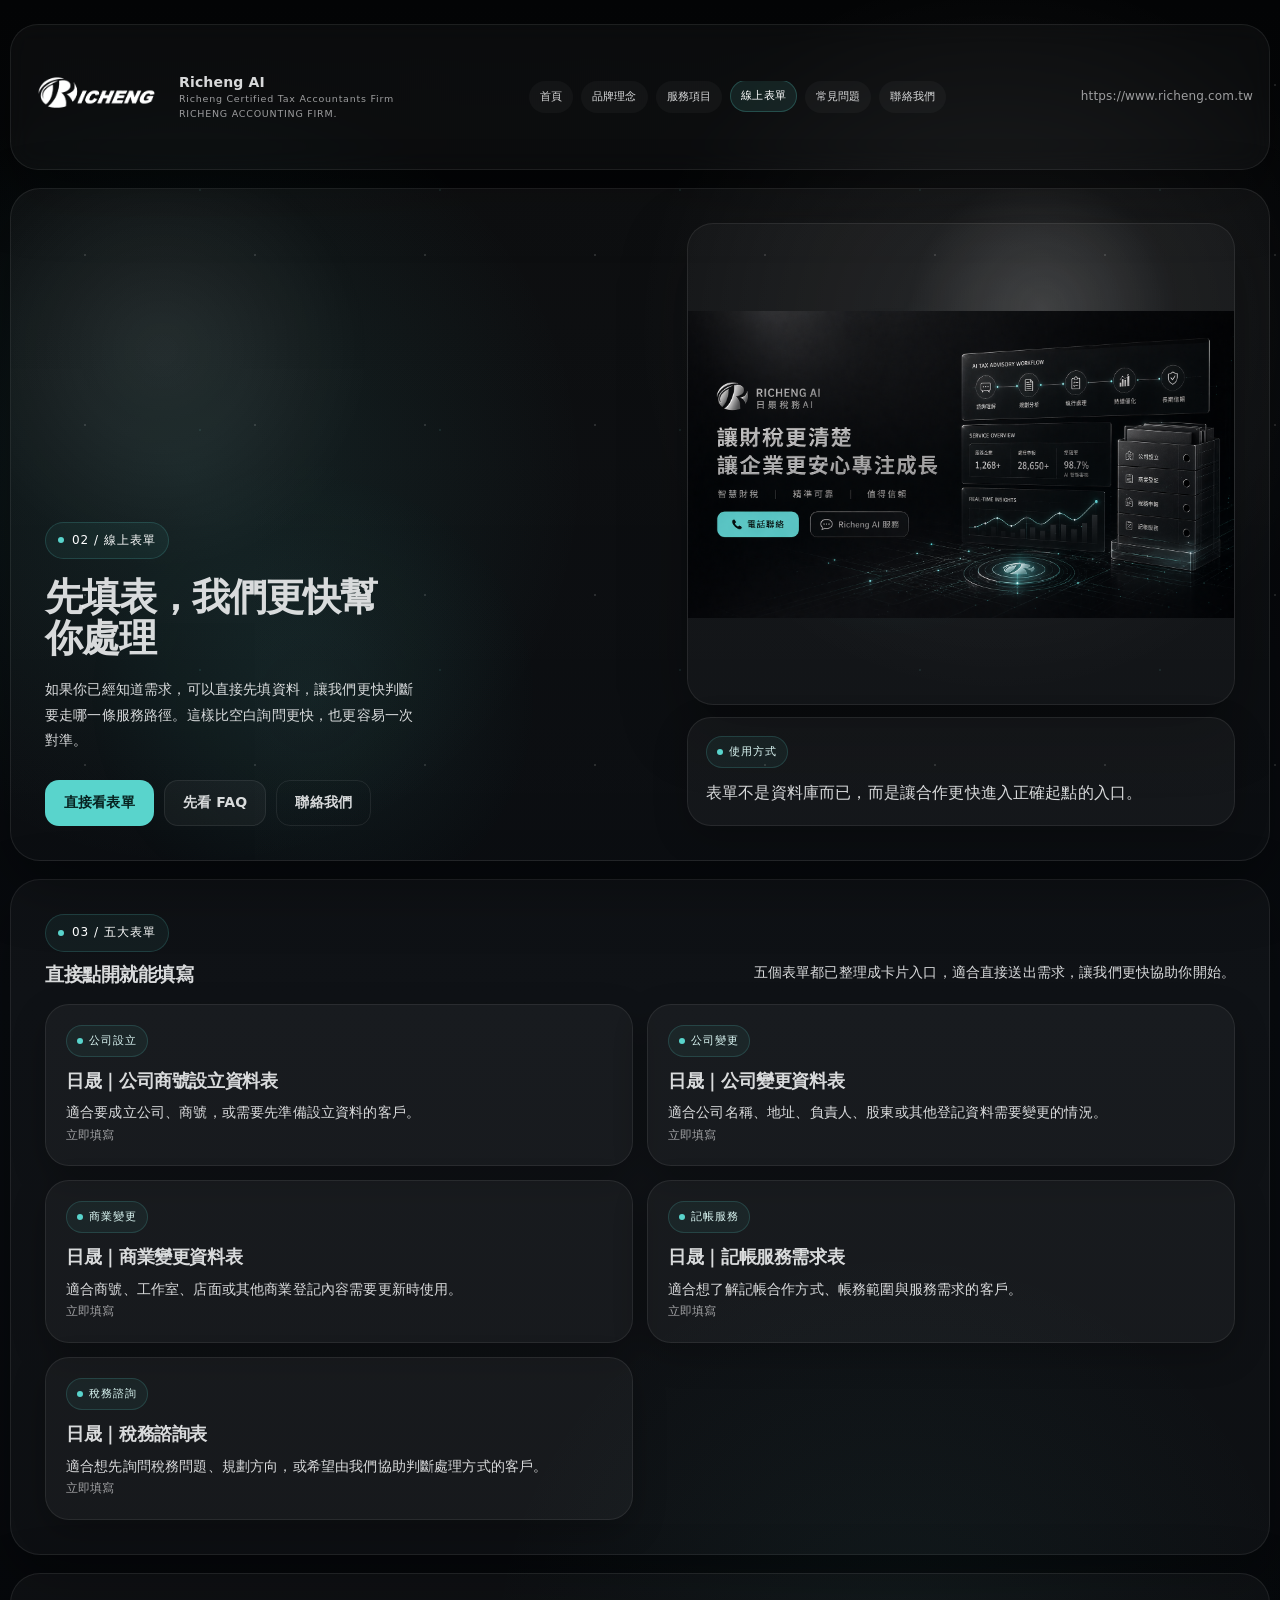
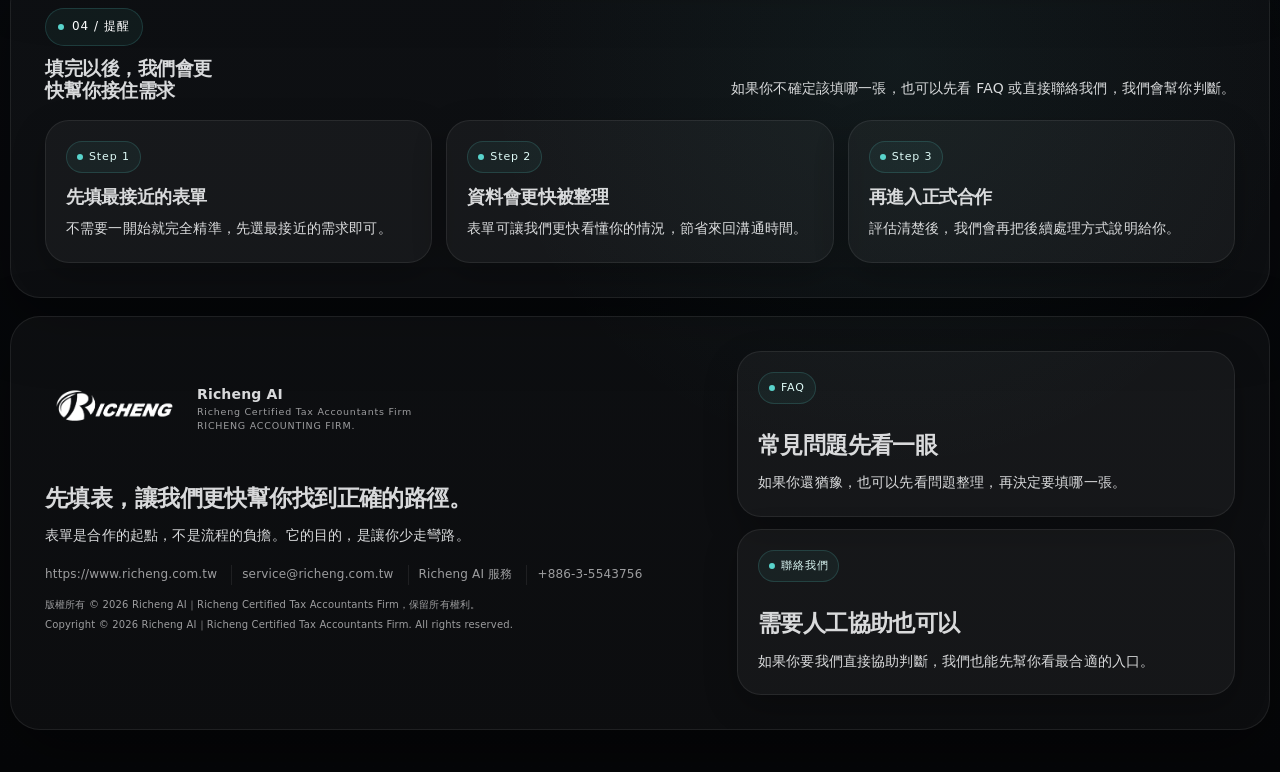
<file: en/forms.html>
﻿<!DOCTYPE html>
<html lang="en">
<head>
  <meta charset="UTF-8" />
  <meta name="viewport" content="width=device-width, initial-scale=1.0" />
  <title>Richeng AI | Online Forms</title>
  <meta name="description" content="Five online forms for company setup, company change, business change, bookkeeping requests and tax consultations." />
  <meta name="keywords" content="Richeng AI, Richeng Certified Tax Accountants Firm, certified tax accountant, CPA, bookkeeping, tax advisory, company setup, business registration" />
  <link rel="canonical" href="https://www.richeng.com.tw/en/forms.html" />
  <link rel="alternate" hreflang="zh-Hant" href="https://www.richeng.com.tw/forms.html" />
  <link rel="alternate" hreflang="en" href="https://www.richeng.com.tw/en/forms.html" />
  <meta name="theme-color" content="#050608" />
  <meta property="og:locale" content="en_US" />
  <meta property="og:type" content="website" />
  <meta property="og:site_name" content="Richeng AI | Richeng Certified Tax Accountants Firm" />
  <meta property="og:title" content="Richeng AI | Online Forms" />
  <meta property="og:description" content="Fill out the Richeng AI forms online to get started faster and more accurately." />
  <meta property="og:url" content="https://www.richeng.com.tw/en/forms.html" />
  <meta property="og:image" content="https://www.richeng.com.tw/assets/homepage-ai-visuals/richeng-ai-support-b-v4.png" />
  <meta name="twitter:card" content="summary_large_image" />
  <meta name="twitter:title" content="Richeng AI | Online Forms" />
  <meta name="twitter:description" content="Fill out the Richeng AI forms online to get started faster and more accurately." />
  <meta name="twitter:image" content="https://www.richeng.com.tw/assets/homepage-ai-visuals/richeng-ai-support-b-v4.png" />
  <link rel="stylesheet" href="../site.css" />
</head>
<body>
  <main class="page">
    <header class="topbar" aria-label="品牌頂欄">
      <div class="brand">
        <img class="brand-logo" src="../richeng-logo.png" alt="Richeng AI logo" />
        <div class="brand-copy">
          <strong>Richeng AI</strong>
          <span>Richeng Certified Tax Accountants Firm</span>
          <span class="brand-english">Richeng Accounting Firm.</span>
        </div>
      </div>
      <nav class="topnav" aria-label="主導覽">
        <a href="index.html">首頁</a>
        <a href="about.html">品牌理念</a>
        <a href="services.html">服務項目</a>
        <a href="forms.html" aria-current="page">線上表單</a>
        <a href="faq.html">常見問題</a>
        <a href="contact.html">聯絡我們</a>
      </nav>
      <div class="site-tag">https://www.richeng.com.tw</div>
    </header>

    <section class="hero">
      <div class="hero-inner">
        <div class="hero-grid">
          <div>
            <div class="eyebrow">02 / 線上表單</div>
            <h1>先填表，我們更快幫你處理</h1>
            <p class="lead">如果你已經知道需求，可以直接先填資料，讓我們更快判斷要走哪一條服務路徑。這樣比空白詢問更快，也更容易一次對準。</p>
            <div class="actions">
              <a class="btn btn-primary" href="#forms">直接看表單</a>
              <a class="btn btn-secondary" href="faq.html">先看 FAQ</a>
              <a class="btn btn-ghost" href="contact.html">聯絡我們</a>
            </div>
          </div>
          <div class="hero-side">
            <div class="visual">
              <img src="../assets/homepage-ai-visuals/richeng-ai-support-b-v4.png" alt="Richeng AI 表單與合作入口視覺" />
            </div>
            <div class="glass">
              <div class="tag">使用方式</div>
              <p>表單不是資料庫而已，而是讓合作更快進入正確起點的入口。</p>
            </div>
          </div>
        </div>
      </div>
    </section>

    <section class="section" id="forms">
      <div class="section-inner">
        <div class="section-head">
          <div>
            <div class="eyebrow">03 / 五大表單</div>
            <h2>直接點開就能填寫</h2>
          </div>
          <p>五個表單都已整理成卡片入口，適合直接送出需求，讓我們更快協助你開始。</p>
        </div>
        <div class="grid-2">
          <a class="form-card" href="https://forms.gle/o5PPqS9EynWo72198" target="_blank" rel="noreferrer">
            <div class="tag">公司設立</div>
            <h3>日晟｜公司商號設立資料表</h3>
            <p>適合要成立公司、商號，或需要先準備設立資料的客戶。</p>
            <div class="subtle">立即填寫</div>
          </a>
          <a class="form-card" href="https://forms.gle/phyEGvjJr78XNstS7" target="_blank" rel="noreferrer">
            <div class="tag">公司變更</div>
            <h3>日晟｜公司變更資料表</h3>
            <p>適合公司名稱、地址、負責人、股東或其他登記資料需要變更的情況。</p>
            <div class="subtle">立即填寫</div>
          </a>
          <a class="form-card" href="https://forms.gle/6rCEE6dWNomxUdeB7" target="_blank" rel="noreferrer">
            <div class="tag">商業變更</div>
            <h3>日晟｜商業變更資料表</h3>
            <p>適合商號、工作室、店面或其他商業登記內容需要更新時使用。</p>
            <div class="subtle">立即填寫</div>
          </a>
          <a class="form-card" href="https://forms.gle/342KWm54nxAiEFzq5" target="_blank" rel="noreferrer">
            <div class="tag">記帳服務</div>
            <h3>日晟｜記帳服務需求表</h3>
            <p>適合想了解記帳合作方式、帳務範圍與服務需求的客戶。</p>
            <div class="subtle">立即填寫</div>
          </a>
          <a class="form-card" href="https://forms.gle/ZEVVbRXc77wa17JR6" target="_blank" rel="noreferrer">
            <div class="tag">稅務諮詢</div>
            <h3>日晟｜稅務諮詢表</h3>
            <p>適合想先詢問稅務問題、規劃方向，或希望由我們協助判斷處理方式的客戶。</p>
            <div class="subtle">立即填寫</div>
          </a>
        </div>
      </div>
    </section>

    <section class="section">
      <div class="section-inner">
        <div class="section-head">
          <div>
            <div class="eyebrow">04 / 提醒</div>
            <h2>填完以後，我們會更快幫你接住需求</h2>
          </div>
          <p>如果你不確定該填哪一張，也可以先看 FAQ 或直接聯絡我們，我們會幫你判斷。</p>
        </div>
        <div class="grid-3">
          <article class="card"><div class="tag">Step 1</div><h3>先填最接近的表單</h3><p>不需要一開始就完全精準，先選最接近的需求即可。</p></article>
          <article class="card"><div class="tag">Step 2</div><h3>資料會更快被整理</h3><p>表單可讓我們更快看懂你的情況，節省來回溝通時間。</p></article>
          <article class="card"><div class="tag">Step 3</div><h3>再進入正式合作</h3><p>評估清楚後，我們會再把後續處理方式說明給你。</p></article>
        </div>
      </div>
    </section>

    <footer class="footer" aria-label="頁尾">
      <div class="footer-inner footer-grid">
        <div class="footer-copy">
          <div class="brand">
            <img class="brand-logo" src="../richeng-logo.png" alt="Richeng AI logo" />
            <div class="brand-copy">
              <strong>Richeng AI</strong>
          <span>Richeng Certified Tax Accountants Firm</span>
          <span class="brand-english">Richeng Accounting Firm.</span>
            </div>
          </div>
          <h3>先填表，讓我們更快幫你找到正確的路徑。</h3>
          <p>表單是合作的起點，不是流程的負擔。它的目的，是讓你少走彎路。</p>
          <div class="footer-rail">
            <span>https://www.richeng.com.tw</span>
            <span>service@richeng.com.tw</span>
            <span>Richeng AI 服務</span>
            <span>+886-3-5543756</span>
          </div>
          <div class="footer-copyright">
            <span>版權所有 © 2026 Richeng AI｜Richeng Certified Tax Accountants Firm，保留所有權利。</span>
            <span>Copyright © 2026 Richeng AI｜Richeng Certified Tax Accountants Firm. All rights reserved.</span>
          </div>
        </div>
        <div class="footer-links">
          <a class="location-card" href="faq.html">
            <div class="tag">FAQ</div>
            <h3>常見問題先看一眼</h3>
            <p>如果你還猶豫，也可以先看問題整理，再決定要填哪一張。</p>
          </a>
          <a class="location-card" href="contact.html">
            <div class="tag">聯絡我們</div>
            <h3>需要人工協助也可以</h3>
            <p>如果你要我們直接協助判斷，我們也能先幫你看最合適的入口。</p>
          </a>
        </div>
      </div>
    </footer>
  </main>
  <script src="../site.js"></script>
</body>
</html>
</file>
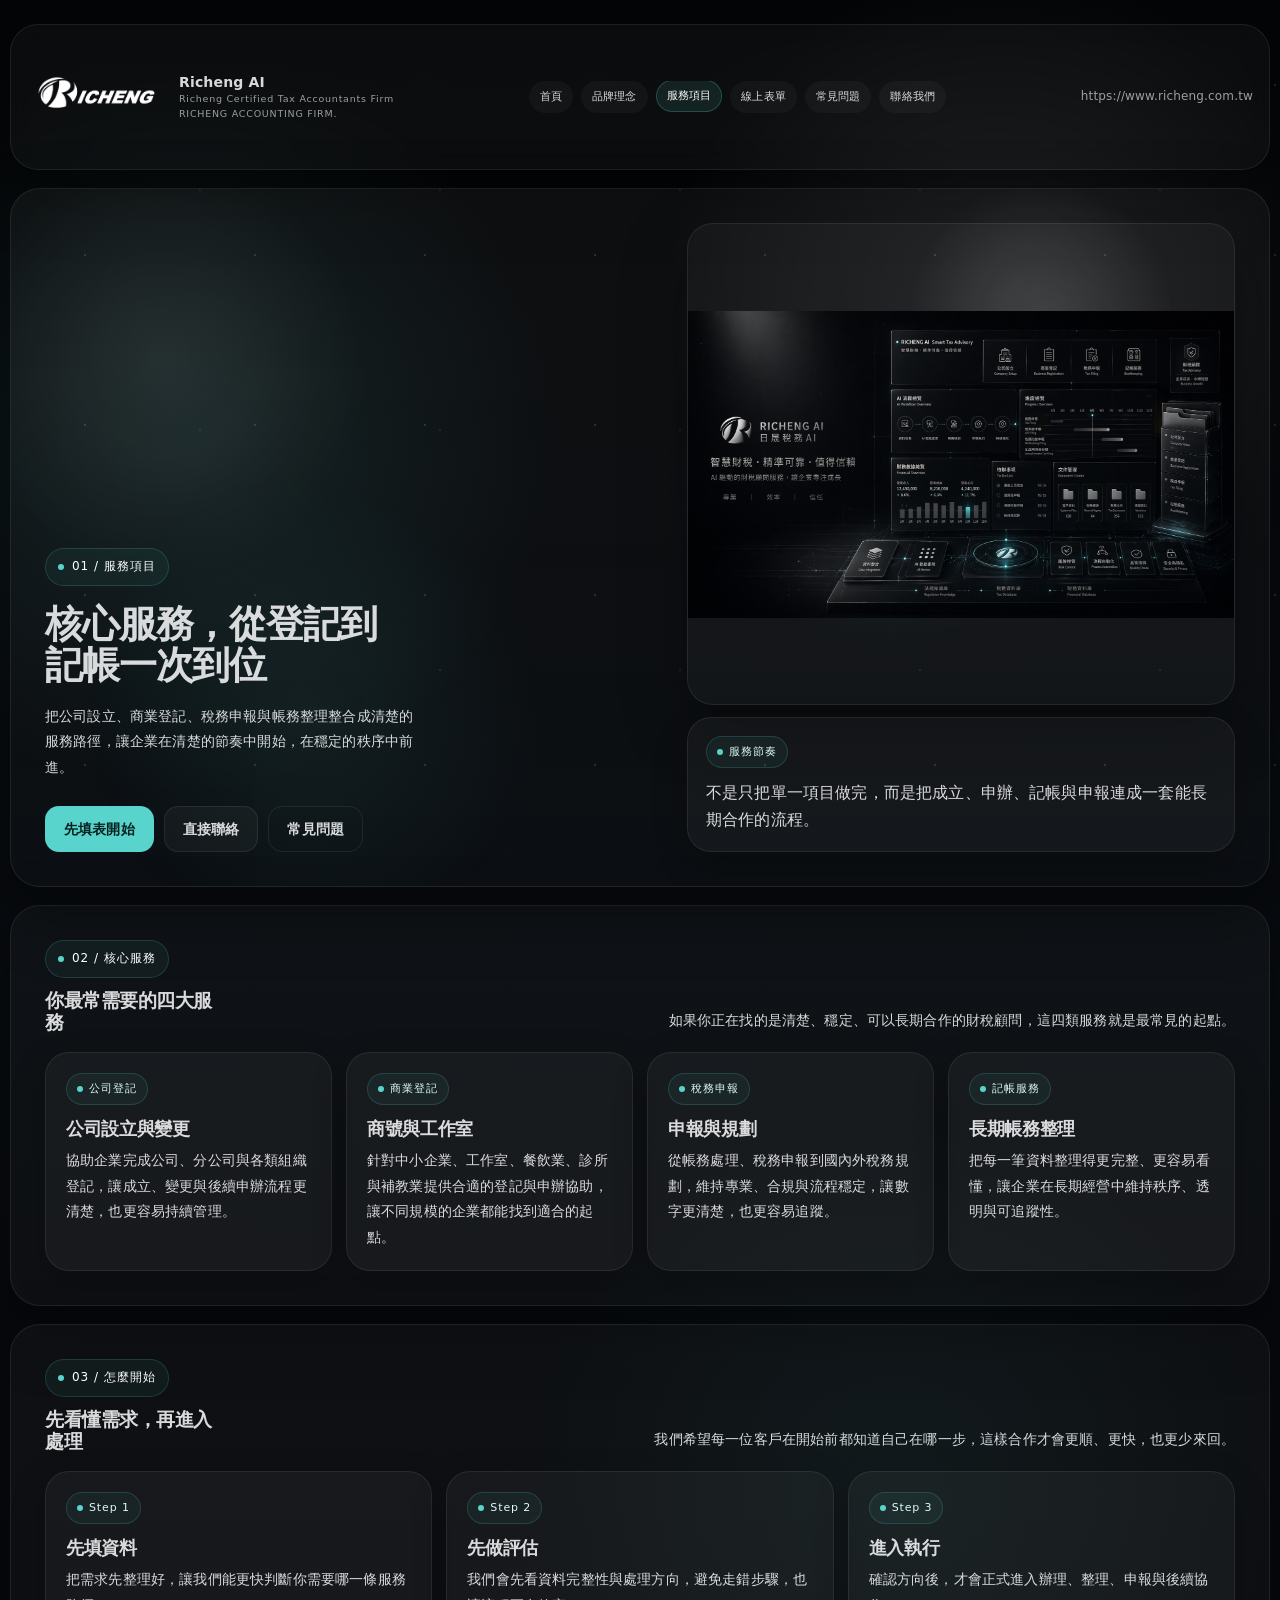
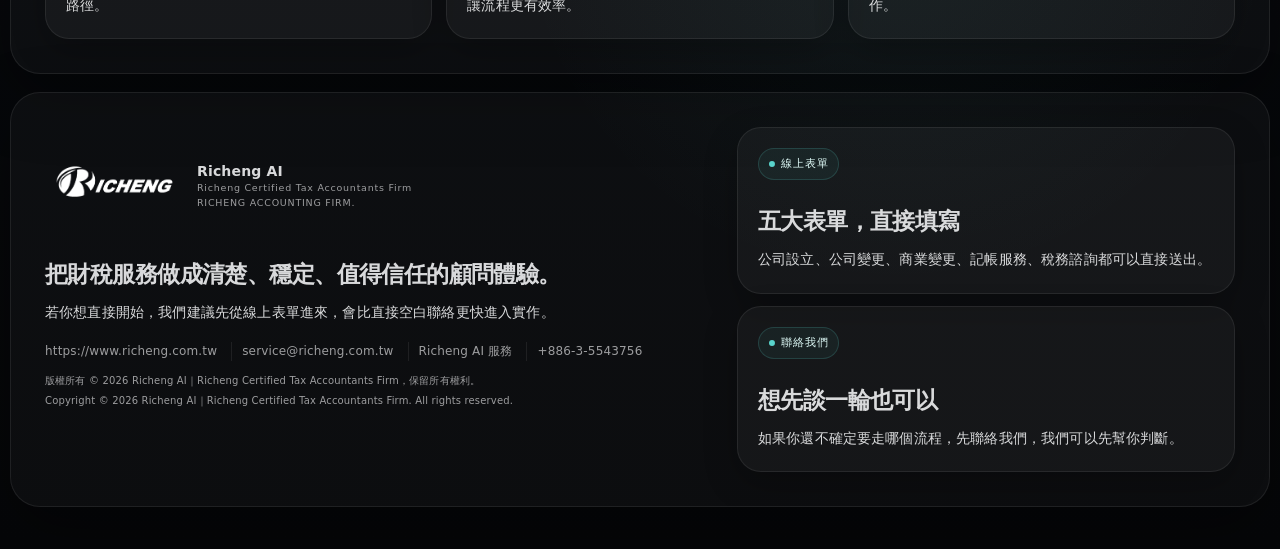
<file: en/services.html>
﻿<!DOCTYPE html>
<html lang="en">
<head>
  <meta charset="UTF-8" />
  <meta name="viewport" content="width=device-width, initial-scale=1.0" />
  <title>Richeng AI | Services</title>
  <meta name="description" content="Company setup, business registration, tax services, bookkeeping, advisory and other professional support from Richeng AI." />
  <meta name="keywords" content="Richeng AI, Richeng Certified Tax Accountants Firm, certified tax accountant, CPA, bookkeeping, tax advisory, company setup, business registration" />
  <link rel="canonical" href="https://www.richeng.com.tw/en/services.html" />
  <link rel="alternate" hreflang="zh-Hant" href="https://www.richeng.com.tw/services.html" />
  <link rel="alternate" hreflang="en" href="https://www.richeng.com.tw/en/services.html" />
  <meta name="theme-color" content="#050608" />
  <meta property="og:locale" content="en_US" />
  <meta property="og:type" content="website" />
  <meta property="og:site_name" content="Richeng AI | Richeng Certified Tax Accountants Firm" />
  <meta property="og:title" content="Richeng AI | Services" />
  <meta property="og:description" content="A clear overview of Richeng AI services, built for company setup, bookkeeping, tax and advisory workflows." />
  <meta property="og:url" content="https://www.richeng.com.tw/en/services.html" />
  <meta property="og:image" content="https://www.richeng.com.tw/assets/homepage-ai-visuals/richeng-ai-services-v2.png" />
  <meta name="twitter:card" content="summary_large_image" />
  <meta name="twitter:title" content="Richeng AI | Services" />
  <meta name="twitter:description" content="A clear overview of Richeng AI services, built for company setup, bookkeeping, tax and advisory workflows." />
  <meta name="twitter:image" content="https://www.richeng.com.tw/assets/homepage-ai-visuals/richeng-ai-services-v2.png" />
  <link rel="stylesheet" href="../site.css" />
</head>
<body>
  <main class="page">
    <header class="topbar" aria-label="品牌頂欄">
      <div class="brand">
        <img class="brand-logo" src="../richeng-logo.png" alt="Richeng AI logo" />
        <div class="brand-copy">
          <strong>Richeng AI</strong>
          <span>Richeng Certified Tax Accountants Firm</span>
          <span class="brand-english">Richeng Accounting Firm.</span>
        </div>
      </div>
      <nav class="topnav" aria-label="主導覽">
        <a href="index.html">首頁</a>
        <a href="about.html">品牌理念</a>
        <a href="services.html" aria-current="page">服務項目</a>
        <a href="forms.html">線上表單</a>
        <a href="faq.html">常見問題</a>
        <a href="contact.html">聯絡我們</a>
      </nav>
      <div class="site-tag">https://www.richeng.com.tw</div>
    </header>

    <section class="hero">
      <div class="hero-inner">
        <div class="hero-grid">
          <div>
            <div class="eyebrow">01 / 服務項目</div>
            <h1>核心服務，從登記到記帳一次到位</h1>
            <p class="lead">把公司設立、商業登記、稅務申報與帳務整理整合成清楚的服務路徑，讓企業在清楚的節奏中開始，在穩定的秩序中前進。</p>
            <div class="actions">
              <a class="btn btn-primary" href="forms.html">先填表開始</a>
              <a class="btn btn-secondary" href="contact.html">直接聯絡</a>
              <a class="btn btn-ghost" href="faq.html">常見問題</a>
            </div>
          </div>
          <div class="hero-side">
            <div class="visual">
              <img src="../assets/homepage-ai-visuals/richeng-ai-services-v2.png" alt="Richeng AI 核心服務視覺，呈現公司設立、商業登記與稅務記帳流程" />
            </div>
            <div class="glass">
              <div class="tag">服務節奏</div>
              <p>不是只把單一項目做完，而是把成立、申辦、記帳與申報連成一套能長期合作的流程。</p>
            </div>
          </div>
        </div>
      </div>
    </section>

    <section class="section">
      <div class="section-inner">
        <div class="section-head">
          <div>
            <div class="eyebrow">02 / 核心服務</div>
            <h2>你最常需要的四大服務</h2>
          </div>
          <p>如果你正在找的是清楚、穩定、可以長期合作的財稅顧問，這四類服務就是最常見的起點。</p>
        </div>
        <div class="grid-4">
          <article class="card">
            <div class="tag">公司登記</div>
            <h3>公司設立與變更</h3>
            <p>協助企業完成公司、分公司與各類組織登記，讓成立、變更與後續申辦流程更清楚，也更容易持續管理。</p>
          </article>
          <article class="card">
            <div class="tag">商業登記</div>
            <h3>商號與工作室</h3>
            <p>針對中小企業、工作室、餐飲業、診所與補教業提供合適的登記與申辦協助，讓不同規模的企業都能找到適合的起點。</p>
          </article>
          <article class="card">
            <div class="tag">稅務申報</div>
            <h3>申報與規劃</h3>
            <p>從帳務處理、稅務申報到國內外稅務規劃，維持專業、合規與流程穩定，讓數字更清楚，也更容易追蹤。</p>
          </article>
          <article class="card">
            <div class="tag">記帳服務</div>
            <h3>長期帳務整理</h3>
            <p>把每一筆資料整理得更完整、更容易看懂，讓企業在長期經營中維持秩序、透明與可追蹤性。</p>
          </article>
        </div>
      </div>
    </section>

    <section class="section">
      <div class="section-inner">
        <div class="section-head">
          <div>
            <div class="eyebrow">03 / 怎麼開始</div>
            <h2>先看懂需求，再進入處理</h2>
          </div>
          <p>我們希望每一位客戶在開始前都知道自己在哪一步，這樣合作才會更順、更快，也更少來回。</p>
        </div>
        <div class="grid-3">
          <article class="card"><div class="tag">Step 1</div><h3>先填資料</h3><p>把需求先整理好，讓我們能更快判斷你需要哪一條服務路徑。</p></article>
          <article class="card"><div class="tag">Step 2</div><h3>先做評估</h3><p>我們會先看資料完整性與處理方向，避免走錯步驟，也讓流程更有效率。</p></article>
          <article class="card"><div class="tag">Step 3</div><h3>進入執行</h3><p>確認方向後，才會正式進入辦理、整理、申報與後續協作。</p></article>
        </div>
      </div>
    </section>

    <footer class="footer" aria-label="頁尾">
      <div class="footer-inner footer-grid">
        <div class="footer-copy">
          <div class="brand">
            <img class="brand-logo" src="../richeng-logo.png" alt="Richeng AI logo" />
            <div class="brand-copy">
              <strong>Richeng AI</strong>
          <span>Richeng Certified Tax Accountants Firm</span>
          <span class="brand-english">Richeng Accounting Firm.</span>
            </div>
          </div>
          <h3>把財稅服務做成清楚、穩定、值得信任的顧問體驗。</h3>
          <p>若你想直接開始，我們建議先從線上表單進來，會比直接空白聯絡更快進入實作。</p>
          <div class="footer-rail">
            <span>https://www.richeng.com.tw</span>
            <span>service@richeng.com.tw</span>
            <span>Richeng AI 服務</span>
            <span>+886-3-5543756</span>
          </div>
          <div class="footer-copyright">
            <span>版權所有 © 2026 Richeng AI｜Richeng Certified Tax Accountants Firm，保留所有權利。</span>
            <span>Copyright © 2026 Richeng AI｜Richeng Certified Tax Accountants Firm. All rights reserved.</span>
          </div>
        </div>
        <div class="footer-links">
          <a class="location-card" href="forms.html">
            <div class="tag">線上表單</div>
            <h3>五大表單，直接填寫</h3>
            <p>公司設立、公司變更、商業變更、記帳服務、稅務諮詢都可以直接送出。</p>
          </a>
          <a class="location-card" href="contact.html">
            <div class="tag">聯絡我們</div>
            <h3>想先談一輪也可以</h3>
            <p>如果你還不確定要走哪個流程，先聯絡我們，我們可以先幫你判斷。</p>
          </a>
        </div>
      </div>
    </footer>
  </main>
  <script src="../site.js"></script>
</body>
</html>
</file>
<file: site.css>
:root{
  --bg:#050608;
  --bg-soft:#0a0d10;
  --panel:rgba(255,255,255,.04);
  --panel-strong:rgba(255,255,255,.06);
  --line:rgba(255,255,255,.08);
  --text:rgba(245,246,247,.88);
  --muted:rgba(245,246,247,.62);
  --ink:#fff;
  --accent:#59d4cc;
  --shadow:0 22px 64px rgba(0,0,0,.34);
  --max:1440px;
}

*{ box-sizing:border-box; }
html{ scroll-behavior:smooth; }
body{
  margin:0;
  min-height:100vh;
  display:flex;
  flex-direction:column;
  overflow-x:hidden;
  background:
    radial-gradient(circle at 15% 20%, rgba(89,212,204,.10), transparent 18%),
    radial-gradient(circle at 78% 14%, rgba(255,255,255,.08), transparent 16%),
    radial-gradient(circle at 70% 70%, rgba(89,212,204,.05), transparent 22%),
    linear-gradient(180deg, #040506, #080b0f 42%, #050608);
  color:var(--text);
  font-family:Inter, "Noto Sans TC", "PingFang TC", "Microsoft JhengHei", system-ui, sans-serif;
  line-height:1.65;
  letter-spacing:.01em;
}

body::before{
  content:"";
  position:fixed;
  inset:0;
  pointer-events:none;
  background:
    radial-gradient(circle, rgba(255,255,255,.7) 0 1px, transparent 1.4px) 0 0/170px 170px,
    radial-gradient(circle, rgba(89,212,204,.55) 0 1px, transparent 1.4px) 80px 70px/240px 240px;
  opacity:.18;
  mix-blend-mode:screen;
  filter:blur(.15px);
}

a{ color:inherit; text-decoration:none; }
img{ max-width:100%; display:block; }
h1,h2,h3,p{ margin:0; }

.page{
  width:min(var(--max), calc(100% - 20px));
  margin:0 auto;
  padding:24px 0 42px;
  flex:1 0 auto;
}

.topbar{
  display:flex;
  flex-wrap:nowrap;
  align-items:center;
  gap:18px;
  padding:13px 16px;
  border:1px solid var(--line);
  border-radius:28px;
  background:rgba(255,255,255,.03);
  box-shadow:var(--shadow);
  backdrop-filter:blur(12px);
}

.brand{
  display:flex;
  align-items:center;
  gap:12px;
  min-width:0;
  flex:0 0 auto;
}

.brand-logo{
  width:clamp(98px, 11vw, 140px);
  height:auto;
  filter:brightness(0) invert(1);
}

.brand-copy strong{
  display:block;
  font-size:14px;
  line-height:1.1;
}

.brand-copy span{
  display:block;
  margin-top:4px;
  font-size:9.5px;
  color:var(--muted);
  letter-spacing:.08em;
  line-height:1.12;
}

.topnav{
  display:flex;
  flex-wrap:nowrap;
  gap:8px;
  flex:1 1 0;
  justify-content:center;
  min-width:0;
  overflow-x:auto;
  scrollbar-width:none;
}

.topnav::-webkit-scrollbar{ display:none; }

.topnav a{
  padding:6px 10px;
  border:1px solid transparent;
  border-radius:999px;
  background:rgba(255,255,255,.03);
  font-size:11px;
  color:var(--text);
  transition:transform .18s ease, border-color .18s ease, background .18s ease, color .18s ease;
}

.topnav a:hover,
.topnav a[aria-current="page"]{
  transform:translateY(-1px);
  border-color:rgba(89,212,204,.24);
  background:rgba(89,212,204,.10);
  color:var(--ink);
}

.site-tag{
  flex:0 0 auto;
  color:var(--muted);
  font-size:12px;
}

.lang-switch{
  display:flex;
  align-items:center;
  gap:6px;
  flex:0 0 auto;
  margin-left:auto;
}

.lang-switch button{
  min-height:30px;
  padding:0 10px;
  border-radius:999px;
  border:1px solid var(--line);
  background:rgba(255,255,255,.03);
  color:var(--text);
  font-size:10px;
  line-height:1;
  cursor:pointer;
  transition:transform .18s ease, border-color .18s ease, background .18s ease, color .18s ease;
}

.lang-switch button:hover,
.lang-switch button.is-active{
  transform:translateY(-1px);
  border-color:rgba(89,212,204,.28);
  background:rgba(89,212,204,.10);
  color:var(--ink);
}

.lang-switch span{
  color:var(--muted);
  font-size:10px;
}

.hero{
  margin-top:18px;
  position:relative;
  overflow:hidden;
  border:1px solid var(--line);
  border-radius:30px;
  background:linear-gradient(180deg, rgba(255,255,255,.04), rgba(255,255,255,.02));
  box-shadow:var(--shadow);
}

.hero::before{
  content:"";
  position:absolute;
  inset:0;
  background:
    radial-gradient(circle at 82% 18%, rgba(255,255,255,.14), transparent 12%),
    radial-gradient(circle at 70% 42%, rgba(89,212,204,.10), transparent 18%),
    radial-gradient(circle at 12% 24%, rgba(255,255,255,.08), transparent 18%),
    radial-gradient(circle at 24% 76%, rgba(89,212,204,.08), transparent 22%);
  opacity:.95;
  pointer-events:none;
}

.hero-inner,
.section-inner,
.footer-inner{
  position:relative;
  z-index:1;
  padding:34px;
}

.eyebrow{
  display:inline-flex;
  align-items:center;
  gap:8px;
  width:max-content;
  padding:8px 12px;
  border:1px solid rgba(89,212,204,.18);
  border-radius:999px;
  background:rgba(89,212,204,.06);
  color:var(--ink);
  font-size:12px;
  letter-spacing:.08em;
}

.eyebrow::before{
  content:"";
  width:6px;
  height:6px;
  border-radius:50%;
  background:var(--accent);
}

.hero-grid{
  display:grid;
  grid-template-columns:1.06fr .94fr;
  gap:24px;
  align-items:end;
  min-height:540px;
}

.hero h1{
  margin-top:18px;
  max-width:13ch;
  font-size:clamp(22px, 3vw, 38px);
  line-height:1.08;
  letter-spacing:-.03em;
}

.hero .lead,
.section-head p,
.card p,
.note,
.footer-copy p{
  color:var(--text);
  font-size:14px;
  line-height:1.86;
}

.hero .lead{
  margin-top:18px;
  max-width:42ch;
}

.actions{
  display:flex;
  flex-wrap:wrap;
  gap:10px;
  margin-top:26px;
}

.btn{
  display:inline-flex;
  align-items:center;
  justify-content:center;
  min-height:46px;
  padding:0 18px;
  border-radius:14px;
  border:1px solid transparent;
  font-weight:600;
  font-size:14px;
  transition:transform .16s ease, background .16s ease, border-color .16s ease;
}

.btn:hover{ transform:translateY(-1px); }
.btn-primary{ background:var(--accent); color:#06211f; }
.btn-secondary{ background:rgba(255,255,255,.04); border-color:var(--line); }
.btn-ghost{ background:transparent; border-color:var(--line); }

.btn-line{
  min-width:220px;
  padding:10px 16px;
  border-color:rgba(255,255,255,.14);
  background:linear-gradient(135deg, rgba(244,246,247,.10), rgba(255,255,255,.035));
  color:var(--ink);
  box-shadow:0 14px 30px rgba(0,0,0,.22), 0 0 0 1px rgba(255,255,255,.03) inset;
}

.btn-line:hover{
  border-color:rgba(255,255,255,.24);
  box-shadow:0 18px 36px rgba(0,0,0,.26), 0 0 0 1px rgba(255,255,255,.06) inset;
}

.btn-line::before{
  content:"LINE";
  display:inline-flex;
  align-items:center;
  justify-content:center;
  min-width:42px;
  height:24px;
  padding:0 8px;
  border-radius:999px;
  background:rgba(255,255,255,.10);
  color:var(--ink);
  font-size:10px;
  font-weight:700;
  letter-spacing:.08em;
  flex:0 0 auto;
}

.btn-line .btn-line-copy{
  display:flex;
  flex-direction:column;
  align-items:flex-start;
  gap:2px;
  line-height:1.05;
  text-align:left;
}

.btn-line .btn-line-copy strong{
  display:block;
  font-size:13px;
  font-weight:700;
  letter-spacing:-.01em;
}

.btn-line .btn-line-copy span{
  display:block;
  font-size:10px;
  font-weight:500;
  letter-spacing:.02em;
  opacity:.9;
}

.panel{
  display:grid;
  gap:12px;
}

.glass,
.card,
.faq-item,
.form-card,
.location-card{
  border:1px solid var(--line);
  border-radius:24px;
  background:var(--panel);
  box-shadow:0 12px 34px rgba(0,0,0,.24);
}

.glass{ padding:18px; }
.card,
.form-card,
.faq-item,
.location-card{
  position:relative;
  overflow:hidden;
  padding:20px;
}

.card::before,
.form-card::before,
.location-card::before{
  content:"";
  position:absolute;
  inset:0;
  background:linear-gradient(120deg, transparent 18%, rgba(89,212,204,.11) 50%, transparent 82%);
  transform:translateX(-16%);
  opacity:0;
  transition:opacity .2s ease, transform .2s ease;
  pointer-events:none;
}

.card:hover::before,
.form-card:hover::before,
.location-card:hover::before{
  opacity:1;
  transform:translateX(16%);
}

.section{
  margin-top:18px;
  border:1px solid var(--line);
  border-radius:30px;
  background:rgba(255,255,255,.03);
  box-shadow:var(--shadow);
  overflow:hidden;
}

.section-head{
  display:flex;
  justify-content:space-between;
  gap:18px;
  align-items:flex-end;
  margin-bottom:18px;
}

.section-head h2{
  margin-top:12px;
  max-width:13.5ch;
  font-size:clamp(17px, 1.5vw, 22px);
  line-height:1.14;
  letter-spacing:-.025em;
}

.grid-2{ display:grid; grid-template-columns:repeat(2, minmax(0,1fr)); gap:14px; }
.grid-3{ display:grid; grid-template-columns:repeat(3, minmax(0,1fr)); gap:14px; }
.grid-4{ display:grid; grid-template-columns:repeat(4, minmax(0,1fr)); gap:14px; }

.tag{
  display:inline-flex;
  align-items:center;
  gap:6px;
  margin-bottom:12px;
  padding:6px 10px;
  border-radius:999px;
  border:1px solid rgba(89,212,204,.18);
  background:rgba(89,212,204,.06);
  color:#dffbf8;
  font-size:11px;
  letter-spacing:.08em;
  width:max-content;
}

.tag::before{
  content:"";
  width:6px;
  height:6px;
  border-radius:50%;
  background:var(--accent);
}

.card h3,
.form-card h3,
.location-card h3{
  font-size:18px;
  line-height:1.3;
  letter-spacing:-.02em;
  margin-bottom:8px;
}

.card p,
.form-card p,
.location-card p{
  font-size:13px;
  line-height:1.8;
}

.visual{
  display:flex;
  align-items:center;
  justify-content:center;
  border:1px solid var(--line);
  border-radius:26px;
  overflow:hidden;
  background:rgba(255,255,255,.03);
  box-shadow:var(--shadow);
}

.visual img{
  width:100%;
  height:100%;
  object-fit:contain;
  object-position:center center;
}

.qr-card{
  display:flex;
  flex-direction:column;
  align-items:center;
  text-align:center;
}

.qr-frame{
  width:min(100%, 240px);
  margin:14px auto 12px;
  padding:14px;
  border-radius:24px;
  border:1px solid var(--line);
  background:rgba(255,255,255,.96);
  box-shadow:inset 0 0 0 1px rgba(255,255,255,.18);
}

.qr-frame img{
  width:100%;
  aspect-ratio:1;
  object-fit:contain;
}

details.faq-item{
  padding:0;
}

details.faq-item summary{
  list-style:none;
  cursor:pointer;
  padding:18px 20px;
  font-size:15px;
  font-weight:600;
}

details.faq-item summary::-webkit-details-marker{ display:none; }

details.faq-item[open] summary{
  border-bottom:1px solid var(--line);
}

.faq-answer{
  padding:16px 20px 20px;
  color:var(--text);
  font-size:13px;
  line-height:1.8;
}

.footer{
  margin-top:18px;
  border:1px solid var(--line);
  border-radius:30px;
  background:rgba(255,255,255,.03);
  box-shadow:var(--shadow);
  overflow:hidden;
}

.footer-grid{
  display:grid;
  grid-template-columns:1.15fr .85fr;
  gap:18px;
}

.footer-brand{
  display:flex;
  flex-direction:column;
  gap:12px;
  align-items:flex-start;
  text-align:left;
}

.footer-brand .brand{
  width:100%;
  flex-wrap:nowrap;
  align-items:flex-start;
  justify-content:flex-start;
  gap:12px;
}

.footer-brand .brand-copy{
  padding-top:2px;
}

.footer-brand .brand-logo{
  width:clamp(98px, 11vw, 140px);
  flex:0 0 auto;
}

.brand-english{
  display:block;
  margin-top:6px;
  color:var(--muted);
  font-size:10px;
  letter-spacing:.14em;
  text-transform:uppercase;
}

.footer h3{
  margin:16px 0 12px;
  font-size:clamp(18px, 1.8vw, 24px);
  line-height:1.16;
  letter-spacing:-.025em;
}

.footer-rail{
  display:flex;
  flex-wrap:wrap;
  gap:10px;
  margin-top:16px;
  color:var(--muted);
  font-size:12px;
}

.footer-rail span{
  padding-right:14px;
  border-right:1px solid rgba(255,255,255,.08);
}

.footer-rail span:last-child{
  border-right:0;
  padding-right:0;
}

.footer-copyright{
  display:flex;
  flex-wrap:wrap;
  gap:4px 14px;
  margin-top:12px;
  color:var(--muted);
  font-size:10px;
  line-height:1.6;
}

.footer-copyright span{
  display:inline-block;
}

.footer-links{
  display:grid;
  gap:12px;
}

.footer-link{
  padding:18px;
  border:1px solid var(--line);
  border-radius:22px;
  background:rgba(255,255,255,.03);
}

.footer-link strong{
  display:block;
  margin-bottom:6px;
  color:var(--ink);
}

.location-card{
  display:block;
  transition:transform .18s ease, border-color .18s ease, background .18s ease;
}

.location-card:hover{
  transform:translateY(-2px);
  border-color:rgba(89,212,204,.28);
  background:rgba(89,212,204,.06);
}

.hero-side{
  display:grid;
  gap:12px;
}

.hero-side .visual{
  aspect-ratio:1 / .88;
}

.subtle{
  color:var(--muted);
  font-size:12px;
}

.hero .lead,
.section-head p,
.card p,
.form-card p,
.location-card p,
.cta-copy p,
.footer-brand p,
.footer-copy p,
.faq-answer,
.note{
  font-size:14px;
  line-height:1.82;
}

@media (max-width:1080px){
  .hero-grid,
  .footer-grid,
  .grid-4{
    grid-template-columns:1fr;
  }

  .grid-3{
    grid-template-columns:repeat(2, minmax(0,1fr));
  }
}

@media (max-width:760px){
  .page{ width:min(100%, calc(100% - 16px)); padding-top:12px; }
  .topbar{ padding:11px 12px; border-radius:20px; flex-wrap:wrap; gap:8px; }
  .site-tag{ display:none; }
  .topnav{ justify-content:flex-start; overflow:auto; }
  .topnav a{ padding:6px 9px; font-size:10px; }
  .brand-logo{ width:clamp(92px, 30vw, 130px); }
    .brand-copy strong{ font-size:12px; }
    .brand-copy span{ font-size:7.5px; margin-top:2px; letter-spacing:.05em; line-height:1.05; }
  .hero-inner, .section-inner, .footer-inner{ padding:14px; }
  .hero{ border-radius:22px; }
  .section{ margin-top:12px; border-radius:22px; }
  .footer{ margin-top:12px; border-radius:22px; }
    .hero-grid{ display:flex; flex-direction:column; min-height:unset; gap:14px; }
    .hero-side{ order:-1; }
    .section-head > div{ width:100%; }
    .section-head .eyebrow{ margin-left:0; }
    .section-head,
    .glass,
    .card,
    .form-card,
    .location-card{
      text-align:left !important;
      align-items:flex-start !important;
    }
    .visual,
    .section-visual,
    .cta-side-visual{
      justify-content:flex-start;
      align-items:flex-start;
    }
  .hero h1{ max-width:unset; font-size:clamp(13px, 3.8vw, 15px); line-height:1.12; letter-spacing:-.02em; }
    .hero .lead, .section-head p, .card p, .form-card p, .location-card p, .cta-copy p, .footer-brand p, .footer-copy p, .faq-answer, .note{
      font-size:12px;
      line-height:1.7;
    }
  .actions{ gap:7px; margin-top:18px; }
  .btn{ min-height:38px; padding:0 13px; font-size:11px; border-radius:11px; }
  .btn-line{ min-width:unset; padding:9px 12px; }
  .btn-line::before{ min-width:34px; height:20px; font-size:9px; }
  .btn-line .btn-line-copy strong{ font-size:11px; }
  .btn-line .btn-line-copy span{ font-size:9px; }
  .section-head{ flex-direction:column; align-items:flex-start; }
    .section-head h2{ max-width:unset; font-size:clamp(14px, 4.2vw, 16px); line-height:1.1; }
    .grid-2, .grid-3, .grid-4{ grid-template-columns:1fr; gap:8px; }
    .card, .form-card, .faq-item, .location-card{ padding:14px; border-radius:16px; }
    .card h3, .form-card h3, .location-card h3{ font-size:12px; line-height:1.28; }
    .qr-frame{ width:min(100%, 164px); padding:9px; border-radius:16px; }
    .tag, .eyebrow{ font-size:8.5px; padding:4px 8px; }
  .section-head{ margin-bottom:14px; }
  details.faq-item summary{ padding:13px 14px; font-size:12px; line-height:1.45; }
    .faq-answer{ padding:0 14px 14px; }
    .visual{ border-radius:16px; }
    .hero-side{ gap:8px; }
    .hero-side .visual{
      aspect-ratio:16 / 9;
      max-height:none;
      min-height:168px;
      padding:0;
      justify-content:center;
      align-items:center;
    }
    .hero-side .visual img{
      width:100%;
      height:100%;
      max-width:100%;
      max-height:100%;
      margin:0;
      object-fit:cover;
      object-position:center center;
    }
    .visual img{
      width:100%;
      height:auto;
      max-width:100%;
      max-height:100%;
      margin:auto;
      object-fit:contain;
      object-position:center center;
    }
    .card img,
    .glass img,
    .split img{
      width:100%;
      height:auto;
      max-width:100%;
      max-height:100%;
      margin:auto;
      object-fit:contain;
      object-position:center center;
    }
    .qr-frame img{
      width:100%;
      height:auto;
      max-width:100%;
      max-height:100%;
      margin:auto;
      object-fit:contain;
      object-position:center center;
    }
    .footer h3{ font-size:clamp(12px, 3.4vw, 14px); margin:10px 0 8px; line-height:1.12; }
    .footer-rail{ gap:7px; font-size:9px; margin-top:10px; }
    .footer-copyright{ display:flex; flex-wrap:wrap; gap:4px 14px; margin-top:10px; color:var(--muted); font-size:8px; line-height:1.5; }
  .footer-link{ padding:13px; border-radius:16px; }
  .subtle{ font-size:11px; }
}
</file>
